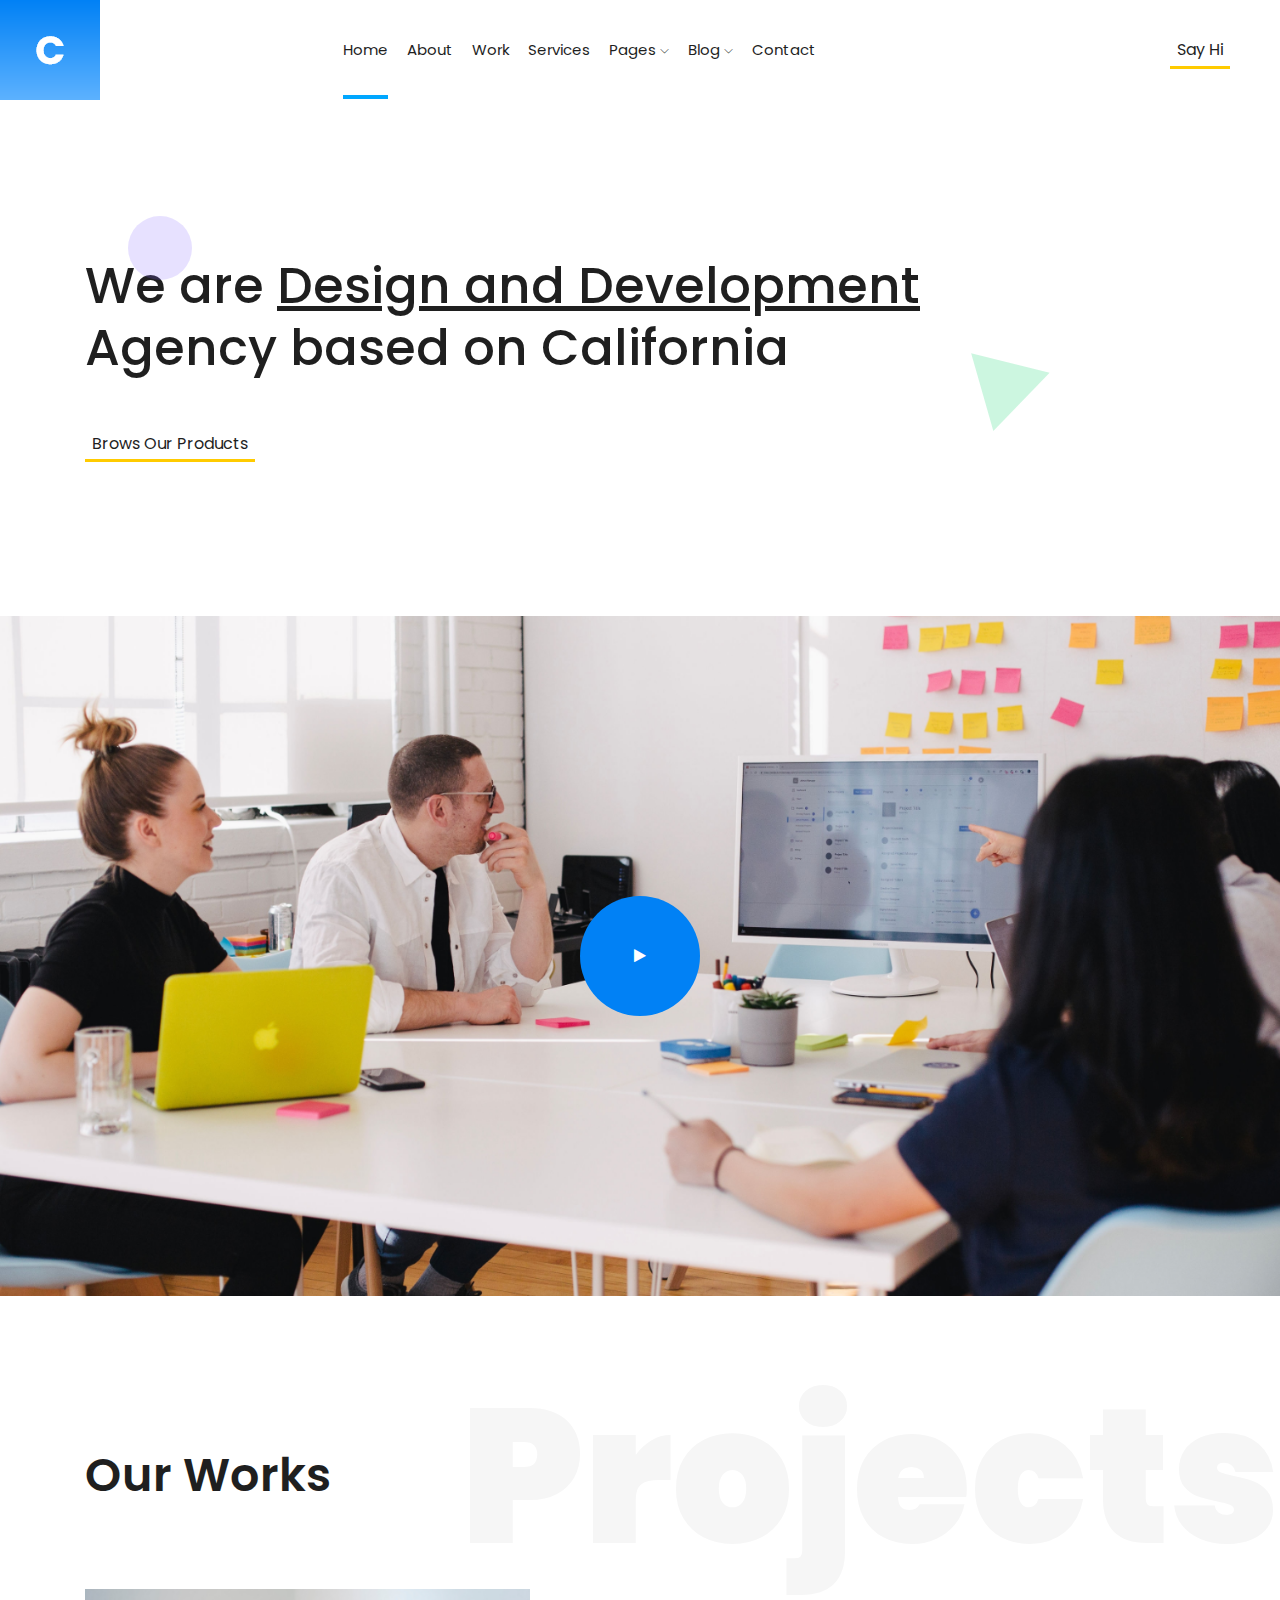
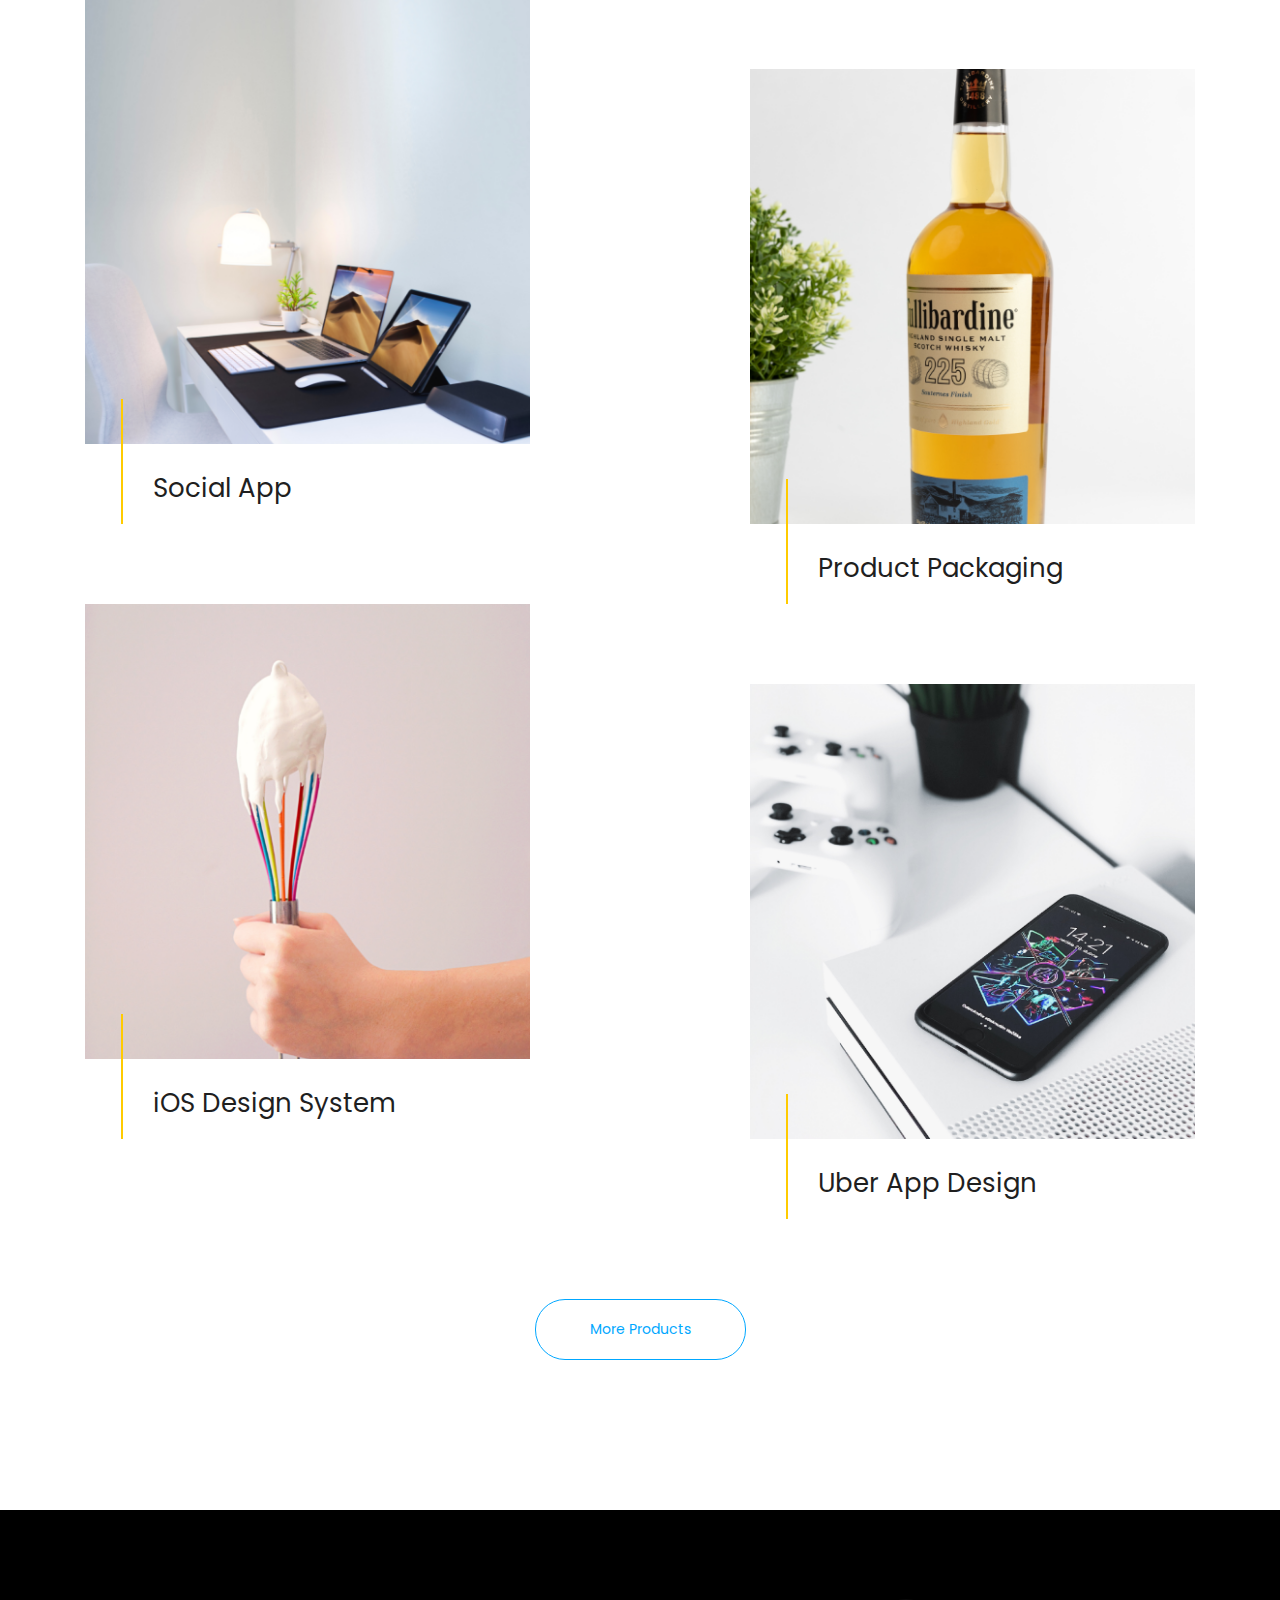
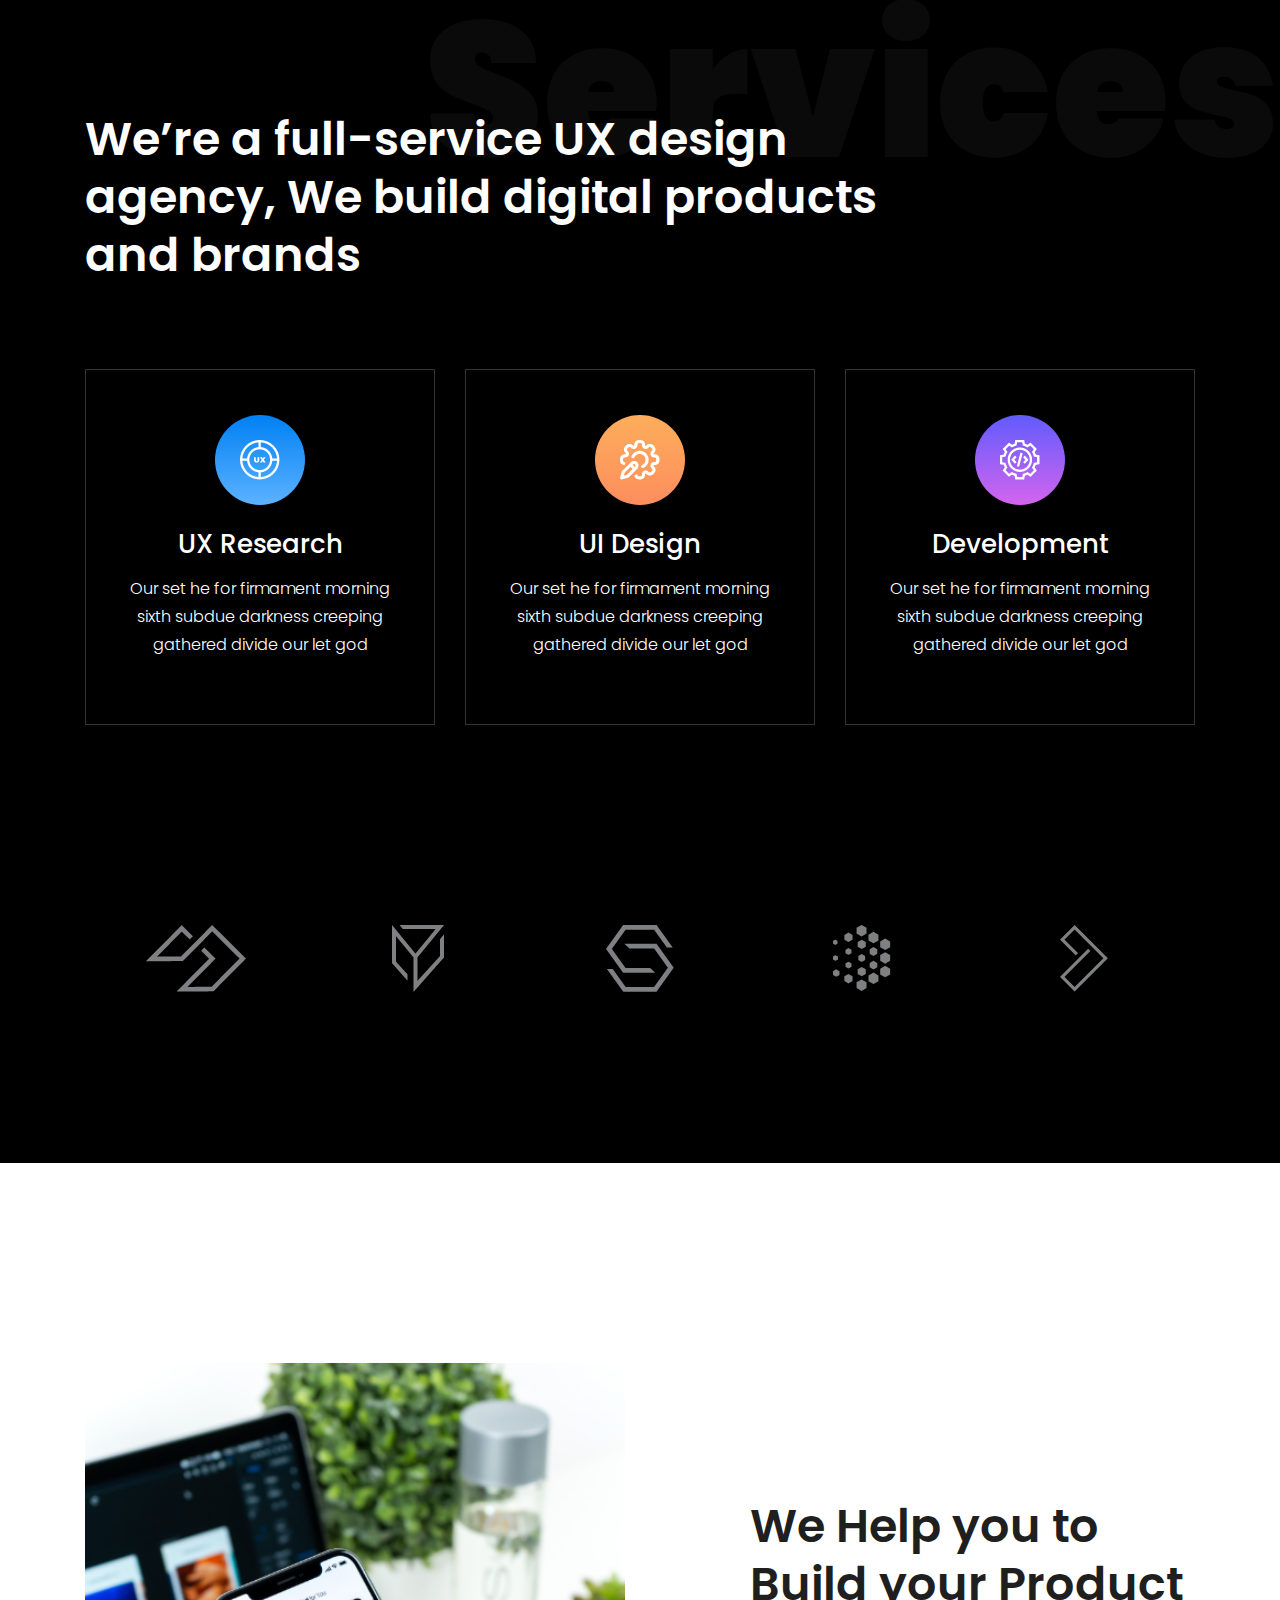
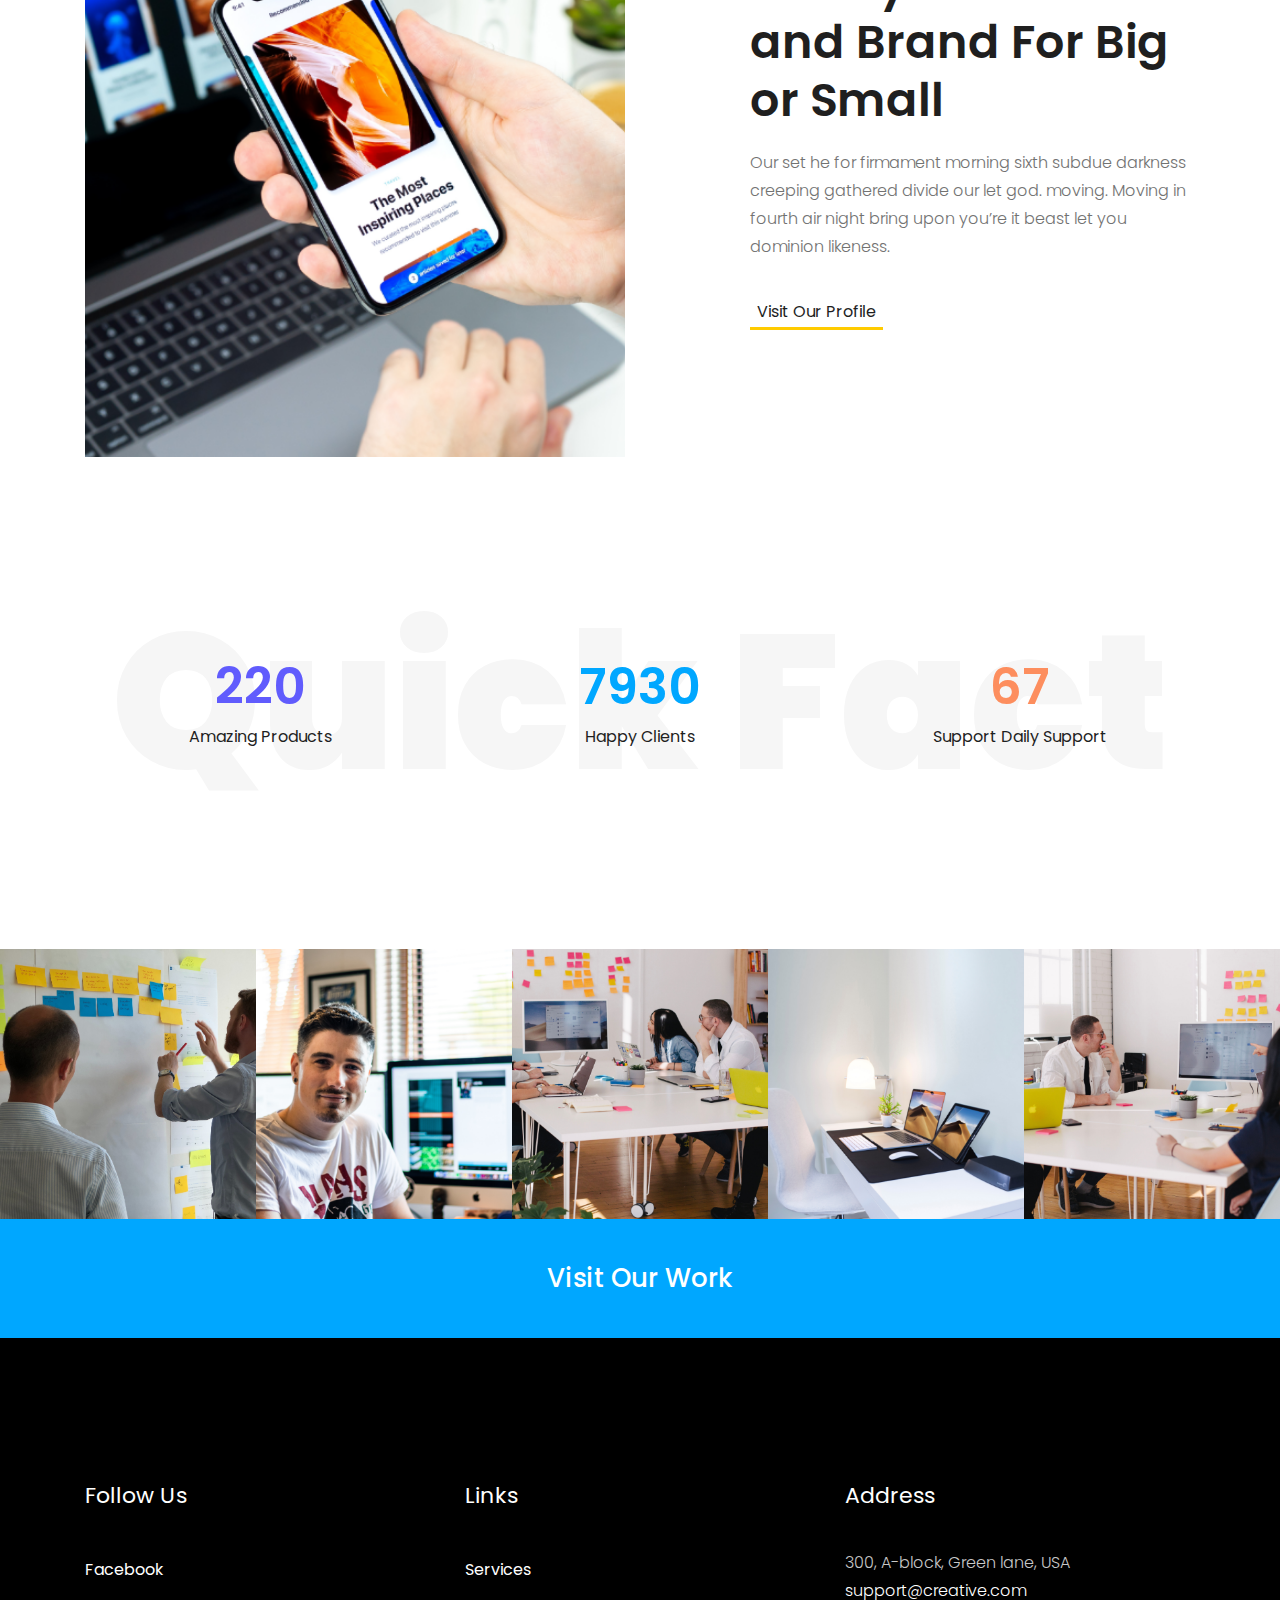
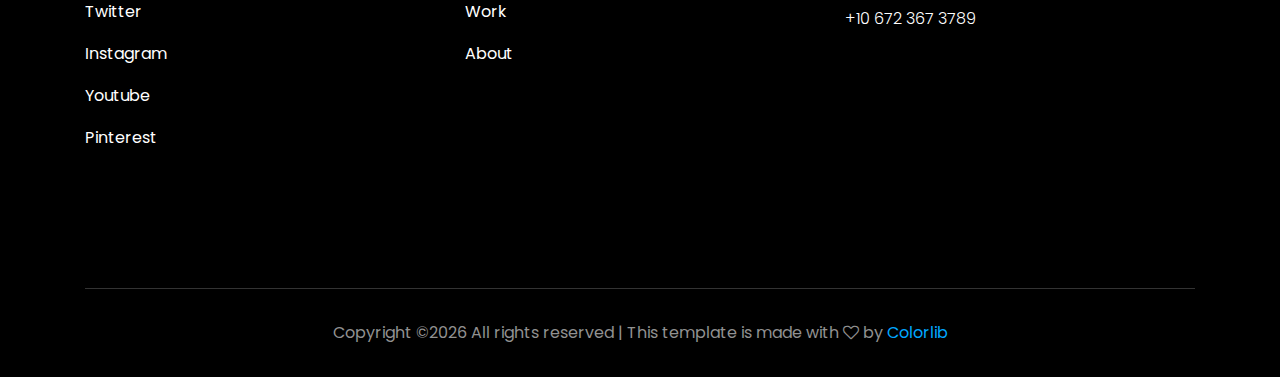
<file: index.html>
<!doctype html>
<html class="no-js" lang="zxx">

<head>
    <meta charset="utf-8">
    <meta http-equiv="x-ua-compatible" content="ie=edge">
    <title>Creative Agency</title>
    <meta name="description" content="">
    <meta name="viewport" content="width=device-width, initial-scale=1">

    <!-- <link rel="manifest" href="site.webmanifest"> -->
    <link rel="shortcut icon" type="image/x-icon" href="img/favicon.png">
    <!-- Place favicon.ico in the root directory -->

    <!-- CSS here -->
    <link rel="stylesheet" href="css/bootstrap.min.css">
    <link rel="stylesheet" href="css/owl.carousel.min.css">
    <link rel="stylesheet" href="css/magnific-popup.css">
    <link rel="stylesheet" href="css/font-awesome.min.css">
    <link rel="stylesheet" href="css/themify-icons.css">
    <link rel="stylesheet" href="css/nice-select.css">
    <link rel="stylesheet" href="css/flaticon.css">
    <link rel="stylesheet" href="css/gijgo.css">
    <link rel="stylesheet" href="css/animate.css">
    <link rel="stylesheet" href="css/slicknav.css">
    <link rel="stylesheet" href="css/style.css">
    <!-- <link rel="stylesheet" href="css/responsive.css"> -->
</head>

<body>
    <!--[if lte IE 9]>
            <p class="browserupgrade">You are using an <strong>outdated</strong> browser. Please <a href="https://browsehappy.com/">upgrade your browser</a> to improve your experience and security.</p>
        <![endif]-->

    <!-- header-start -->
    <header>
        <div class="header-area ">
            <div id="sticky-header" class="main-header-area">
                <div class="container-fluid p-0">
                    <div class="row align-items-center no-gutters">
                        <div class="col-xl-2 col-lg-2">
                            <div class="logo-img">
                                <a href="index.html">
                                    <img src="img/logo.png" alt="">
                                </a>
                            </div>
                        </div>
                        <div class="col-xl-7 col-lg-7">
                            <div class="main-menu  d-none d-lg-block">
                                <nav>
                                    <ul id="navigation">
                                        <li><a class="active" href="index.html">home</a></li>
                                        <li><a href="about.html">About</a></li>
                                        <li><a href="work.html">work</a></li>
                                        <li><a href="service.html">services</a></li>
                                        <li><a href="#">pages <i class="ti-angle-down"></i></a>
                                            <ul class="submenu">
                                                <li><a href="work_details.html">work details</a></li>
                                                <li><a href="elements.html">elements</a></li>
                                            </ul>
                                        </li>

                                        <li><a href="#">blog <i class="ti-angle-down"></i></a>
                                            <ul class="submenu">
                                                <li><a href="blog.html">blog</a></li>
                                                <li><a href="single-blog.html">single-blog</a></li>
                                            </ul>
                                        </li>
                                        <li><a href="contact.html">Contact</a></li>
                                    </ul>
                                </nav>
                            </div>
                        </div>
                        <div class="col-xl-3 col-lg-3 d-none d-lg-block">
                            <div class="log_chat_area d-flex align-items-center">
                                <a href="#" target="_black" class="say_hi">Say Hi</a>
                            </div>
                        </div>
                        <div class="col-12">
                            <div class="mobile_menu d-block d-lg-none"></div>
                        </div>
                    </div>
                </div>
            </div>
        </div>
    </header>
    <!-- header-end -->

    <!-- agency_heading_start -->
    <div class="agency_heading">
        <div class="container">
            <div class="row">
                <div class="col-xl-12">
                    <div class="agency_text">
                        <h3>We are <span>Design and Development</span> <br>
                            Agency based on California</h3>
                        <a href="#" target="_blank" class="underline_text">Brows Our Products</a>
                    </div>
                </div>
            </div>
        </div>
        <div class="animated_shape">
            <div class="anim_1">
                <img src="img/about/1.png" alt="">
            </div>
            <div class="anim_2">
                <img src="img/about/2.png" alt="">
            </div>
        </div>
    </div>
    <!-- agency_heading_end -->

    <!-- video_area_start -->
    <div class="video_area">
        <div class="container-fluid p-0">
            <div class="row no-gutters">
                <div class="col-xl-12">
                    <div class="video_banner video_bg_1">
                        <a class="popup-video" href="https://www.youtube.com/watch?v=BnTroF3vEqg">
                            <i class="fa fa-play"></i>
                        </a>
                    </div>
                </div>
            </div>
        </div>
    </div>
    <!-- video_area_end -->

    <!-- works_area_start -->
    <div class="works_area">
        <h1 class="opacity_text d-none d-lg-block">Projects</h1>
        <div class="container">
            <div class="row">
                <div class="col-xl-12">
                    <div class="section_title">
                        <h3>Our Works</h3>
                    </div>
                </div>
            </div>
            <div class="row">
                <div class="col-xl-5 col-md-6">
                    <div class="single_work">
                        <div class="work_thumb">
                            <img src="img/work/1.png" alt="">
                            <div class="work_hover">
                                <div class="work_inner">
                                    <a href="#">View Details</a>
                                </div>
                            </div>
                        </div>
                        <div class="work_heading">
                            <h3>Social App</h3>
                        </div>
                    </div>
                    <div class="single_work">
                        <div class="work_thumb">
                            <img src="img/work/3.png" alt="">
                            <div class="work_hover">
                                <div class="work_inner">
                                    <a href="#">View Details</a>
                                </div>
                            </div>
                        </div>
                        <div class="work_heading">
                            <h3>iOS Design System</h3>
                        </div>
                    </div>
                </div>
                <div class="col-xl-5 offset-xl-2 col-md-6">
                    <div class="single_work spacec-top">
                        <div class="work_thumb">
                            <img src="img/work/2.png" alt="">
                            <div class="work_hover">
                                <div class="work_inner">
                                    <a href="#">View Details</a>
                                </div>
                            </div>
                        </div>
                        <div class="work_heading">
                            <h3>Product Packaging</h3>
                        </div>
                    </div>
                    <div class="single_work">
                        <div class="work_thumb">
                            <img src="img/work/4.png" alt="">
                            <div class="work_hover">
                                <div class="work_inner">
                                    <a href="#">View Details</a>
                                </div>
                            </div>
                        </div>
                        <div class="work_heading">
                            <h3>Uber App Design</h3>
                        </div>
                    </div>
                </div>
            </div>
            <div class="row">
                <div class="col-xl-12">
                    <div class="more_products text-center">
                        <a class="boxed_btn_round" href="#">More Products</a>
                    </div>
                </div>
            </div>
        </div>
    </div>
    <!-- works_area_end -->

    <!-- "service_area_start -->
    <div class="service_area black_bg">
            <h1 class="opacity_text d-none d-lg-block">Services</h1>
        <div class="container">
            <div class="row">
                <div class="col-xl-12">
                    <div class="section_title white-color">
                        <h3>
                            We’re a full-service UX design <br> agency, We build digital products <br> and brands
                        </h3>
                    </div>
                </div>
            </div>
            <div class="row">
                <div class="col-xl-4 col-md-6">
                    <div class="single_service text-center">
                        <div class="icon">
                            <img src="img/service/1.png" alt="">
                        </div>
                        <h3>UX Research</h3>
                        <p>Our set he for firmament morning sixth subdue darkness creeping gathered divide our let god
                        </p>
                    </div>
                </div>
                <div class="col-xl-4 col-md-6">
                    <div class="single_service text-center">
                        <div class="icon">
                            <img src="img/service/2.png" alt="">
                        </div>
                        <h3>UI Design</h3>
                        <p>Our set he for firmament morning sixth subdue darkness creeping gathered divide our let god
                        </p>
                    </div>
                </div>
                <div class="col-xl-4 col-md-6">
                    <div class="single_service text-center">
                        <div class="icon">
                            <img src="img/service/3.png" alt="">
                        </div>
                        <h3>Development</h3>
                        <p>Our set he for firmament morning sixth subdue darkness creeping gathered divide our let god
                        </p>
                    </div>
                </div>
            </div>
        </div>

        <!-- brand_area_start -->
        <div class="brand_area">
            <div class="container">
                <div class="row">
                    <div class="col-xl-12">
                        <div class="brand_active owl-carousel">
                            <div class="single_brand">
                                <img src="img/brand/1.png" alt="">
                            </div>
                            <div class="single_brand">
                                <img src="img/brand/2.png" alt="">
                            </div>
                            <div class="single_brand">
                                <img src="img/brand/3.png" alt="">
                            </div>
                            <div class="single_brand">
                                <img src="img/brand/4.png" alt="">
                            </div>
                            <div class="single_brand">
                                <img src="img/brand/5.png" alt="">
                            </div>
                            <div class="single_brand">
                                <img src="img/brand/6.png" alt="">
                            </div>
                        </div>
                    </div>
                </div>
            </div>
        </div>
        <!-- brand_area_end-->
    </div>
    <!-- "service_area_end -->

    <!-- build_product_start -->
    <div class="build_product">
        <div class="container">
            <div class="row align-items-center">
                <div class="col-xl-6 col-md-6">
                    <div class="build_img">
                        <img src="img/brand/band_big.png" alt="">
                    </div>
                </div>
                <div class="col-xl-5 offset-xl-1 col-md-6">
                    <div class="product_right">
                        <div class="section_title">
                            <h3>We Help you to Build
                                your Product and Brand
                                For Big or Small</h3>
                        </div>
                        <p>Our set he for firmament morning sixth subdue darkness creeping gathered divide our let god. moving. Moving in fourth air night bring upon you’re it beast let you dominion likeness.</p>
                        <a href="#" class="underline_text">Visit Our Profile</a>
                    </div>
                    
                </div>
            </div>
        </div>
    </div>
    <!-- build_product_end -->

    <!-- counter_area_start -->
    <div class="counter_area">
        <h1 class="opacity_text d-none d-lg-block">
                Quick Fact
        </h1>
        <div class="container">
            <div class="row">
                <div class="col-xl-4 col-md-4">
                    <div class="single_counter text-center">
                        <h3 class="counter">220</h3>
                        <span>Amazing Products</span>
                    </div>
                </div>
                <div class="col-xl-4  col-md-4">
                    <div class="single_counter text-center">
                        <h3 class="counter blue">7930</h3>
                        <span>Happy Clients</span>
                    </div>
                </div>
                <div class="col-xl-4 col-md-4">
                    <div class="single_counter text-center">
                        <h3 class="counter orange">67</h3>
                        <span>Support Daily Support</span>
                    </div>
                </div>
            </div>
        </div>
    </div>
    <!-- counter_area_end -->

    <!-- instragram_area_start -->
    <div class="instragram_area">
            <div class="single_instagram">
                <img src="img/instragram/1.png" alt="">
                <div class="ovrelay">
                    <a href="#">
                        <i class="fa fa-instagram"></i>
                    </a>
                </div>
            </div>
            <div class="single_instagram">
                <img src="img/instragram/2.png" alt="">
                <div class="ovrelay">
                    <a href="#">
                        <i class="fa fa-instagram"></i>
                    </a>
                </div>
            </div>
            <div class="single_instagram">
                <img src="img/instragram/3.png" alt="">
                <div class="ovrelay">
                    <a href="#">
                        <i class="fa fa-instagram"></i>
                    </a>
                </div>
            </div>
            <div class="single_instagram">
                <img src="img/instragram/4.png" alt="">
                <div class="ovrelay">
                    <a href="#">
                        <i class="fa fa-instagram"></i>
                    </a>
                </div>
            </div>
            <div class="single_instagram">
                <img src="img/instragram/5.png" alt="">
                <div class="ovrelay">
                    <a href="#">
                        <i class="fa fa-instagram"></i>
                    </a>
                </div>
            </div>
        </div>
    <!-- instragram_area_end -->
    <div class="Visit_Work text-center">
        <a href="#" class="Visit_link">Visit Our Work</a>
    </div>
    <!-- footer -->
    <footer class="footer">
        <div class="footer_top">
            <div class="container">
                <div class="row">
                    <div class="col-xl-4 col-md-6 col-lg-4">
                        <div class="footer_widget">
                            <h3 class="footer_title">
                                    Follow Us
                            </h3>
                            <ul>
                                <li><a href="#">Facebook</a></li>
                                <li><a href="#"> Twitter</a></li>
                                <li><a href="#">Instagram</a></li>
                                <li><a href="#">Youtube</a></li>
                                <li><a href="#">Pinterest</a></li>
                            </ul>

                        </div>
                    </div>
                    <div class="col-xl-4 col-md-6 col-lg-4">
                        <div class="footer_widget">
                            <h3 class="footer_title">
                                    Links
                            </h3>
                            <ul>
                                <li><a href="service.html">Services</a></li>
                                <li><a href="work.html"> Work</a></li>
                                <li><a href="about.html">About</a></li>
                            </ul>

                        </div>
                    </div>
                    <div class="col-xl-4 col-md-6 col-lg-4">
                        <div class="footer_widget">
                            <h3 class="footer_title">
                                Address
                            </h3>
                            <p>
                                    300, A-block, Green lane, USA <br>
                                    <a target="_blank" href="support@creative.com">support@creative.com</a> <br>
                                    <a target="_blank" href="+10 672 367 3789">+10 672 367 3789</a>
                            </p>
                        </div>
                    </div>
                </div>
            </div>
        </div>
        <div class="copy-right_text">
            <div class="container">
                <div class="footer_border"></div>
                <div class="row">
                    <div class="col-xl-12">
                        <p class="copy_right text-center">
                            <!-- Link back to Colorlib can't be removed. Template is licensed under CC BY 3.0. -->
Copyright &copy;<script>document.write(new Date().getFullYear());</script> All rights reserved | This template is made with <i class="fa fa-heart-o" aria-hidden="true"></i> by <a href="https://colorlib.com" target="_blank">Colorlib</a>
<!-- Link back to Colorlib can't be removed. Template is licensed under CC BY 3.0. -->
                        </p>
                    </div>
                </div>
            </div>
        </div>
    </footer>
    <!-- footer -->

    <!-- JS here -->
    <script src="js/vendor/modernizr-3.5.0.min.js"></script>
    <script src="js/vendor/jquery-1.12.4.min.js"></script>
    <script src="js/popper.min.js"></script>
    <script src="js/bootstrap.min.js"></script>
    <script src="js/owl.carousel.min.js"></script>
    <script src="js/isotope.pkgd.min.js"></script>
    <script src="js/ajax-form.js"></script>
    <script src="js/waypoints.min.js"></script>
    <script src="js/jquery.counterup.min.js"></script>
    <script src="js/imagesloaded.pkgd.min.js"></script>
    <script src="js/scrollIt.js"></script>
    <script src="js/jquery.scrollUp.min.js"></script>
    <script src="js/wow.min.js"></script>
    <script src="js/nice-select.min.js"></script>
    <script src="js/jquery.slicknav.min.js"></script>
    <script src="js/jquery.magnific-popup.min.js"></script>
    <script src="js/plugins.js"></script>
    <script src="js/gijgo.min.js"></script>

    <!--contact js-->
    <script src="js/contact.js"></script>
    <script src="js/jquery.ajaxchimp.min.js"></script>
    <script src="js/jquery.form.js"></script>
    <script src="js/jquery.validate.min.js"></script>
    <script src="js/mail-script.js"></script>

    <script src="js/main.js"></script>
</body>

</html>
</file>
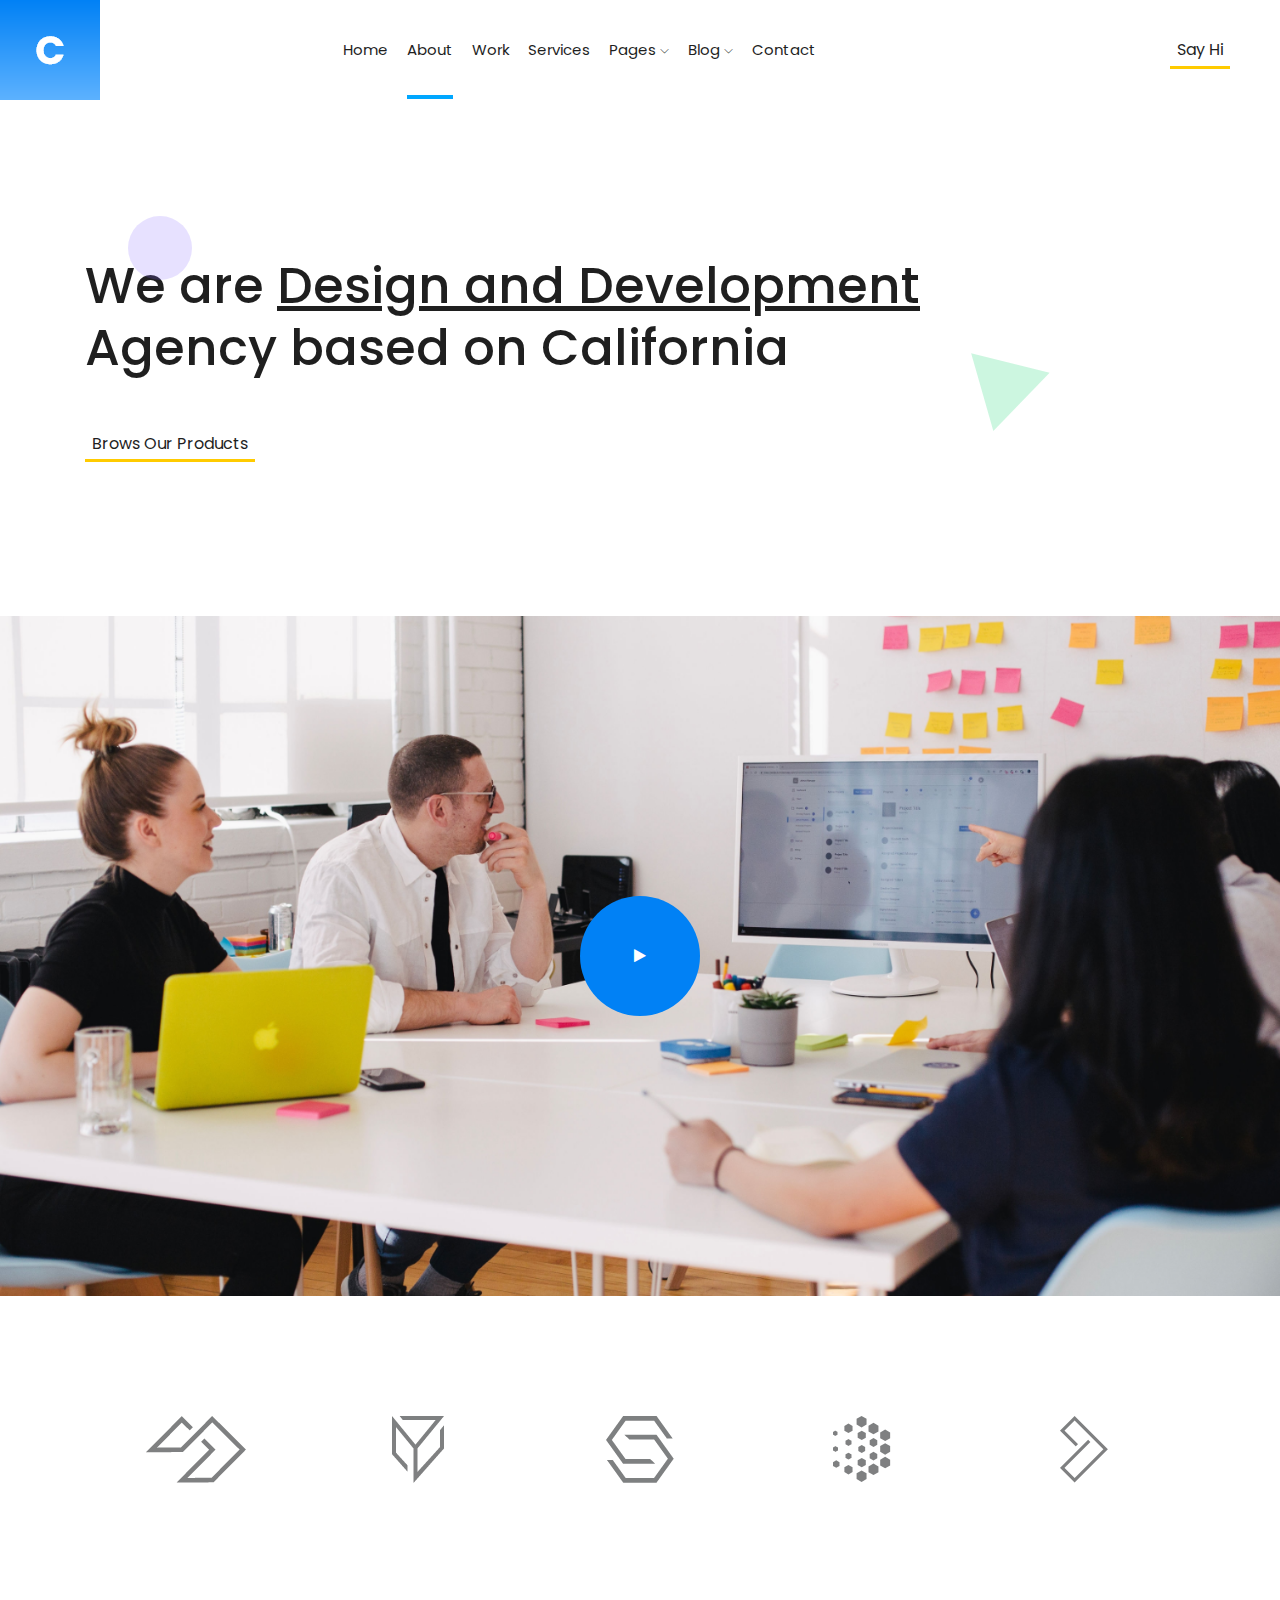
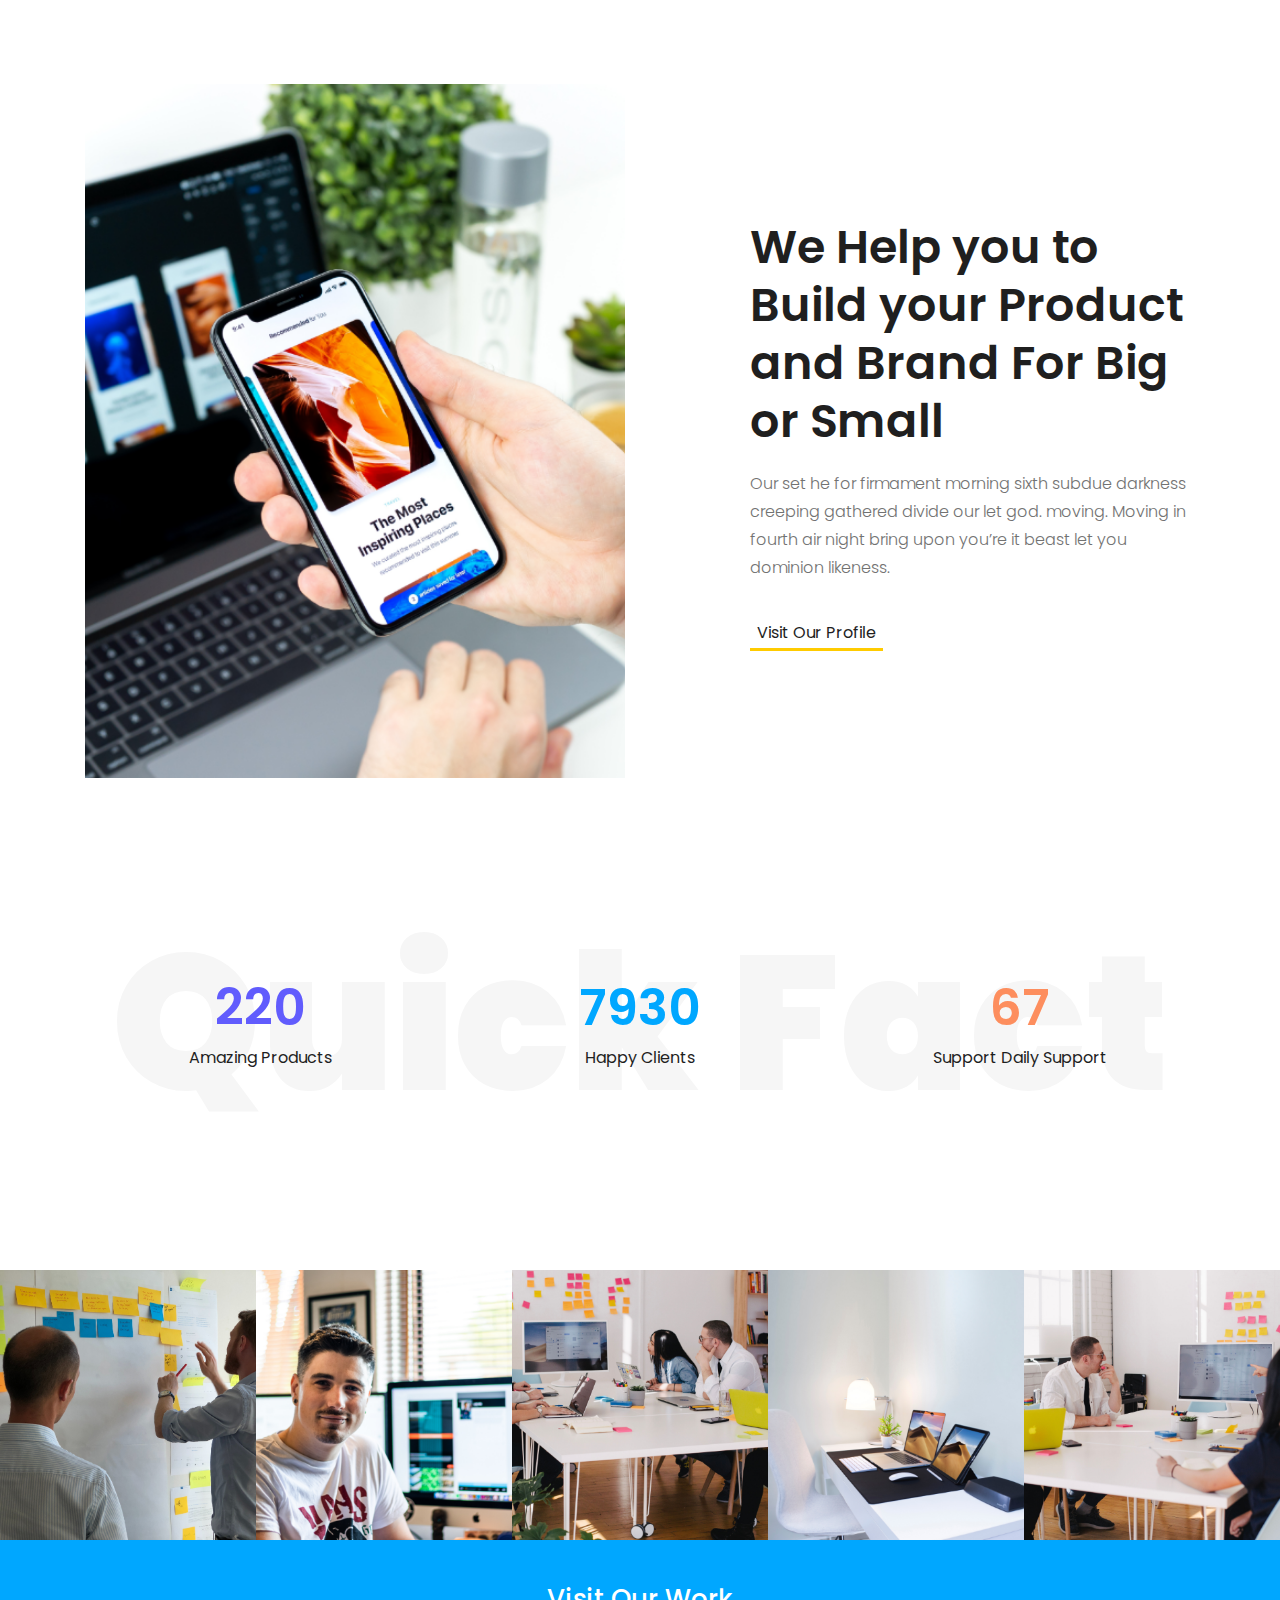
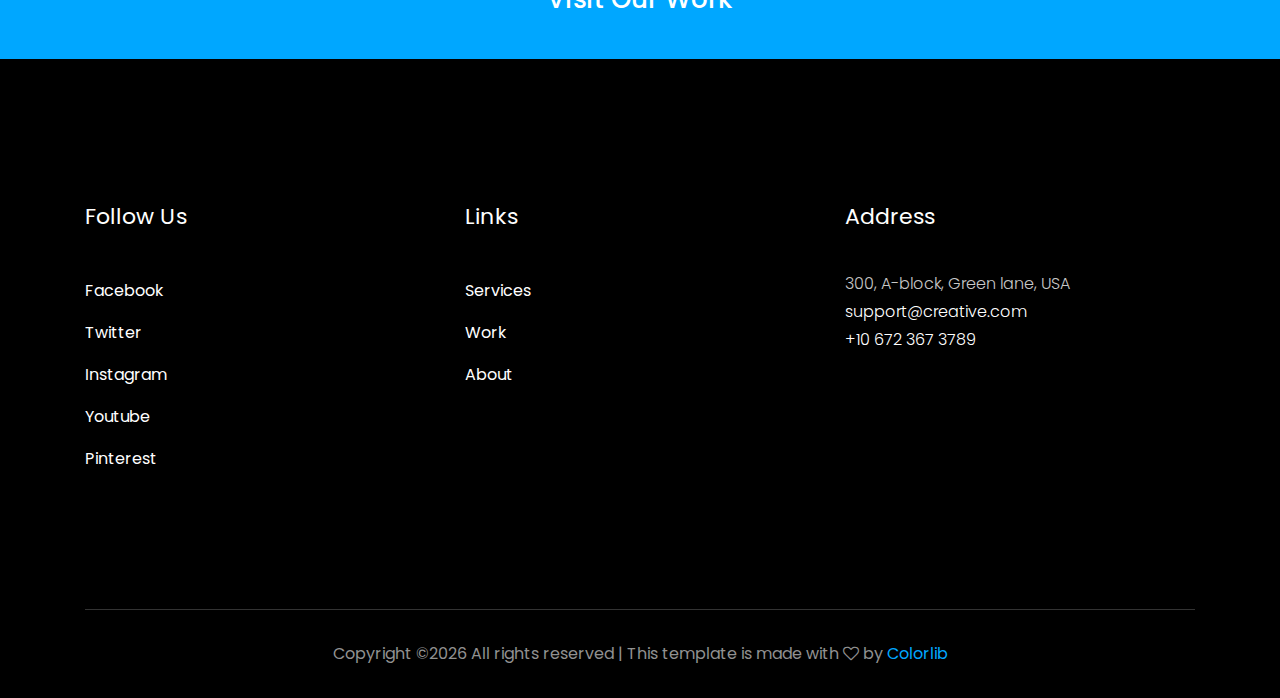
<file: about.html>
<!doctype html>
<html class="no-js" lang="zxx">

<head>
    <meta charset="utf-8">
    <meta http-equiv="x-ua-compatible" content="ie=edge">
    <title>Creative Agency</title>
    <meta name="description" content="">
    <meta name="viewport" content="width=device-width, initial-scale=1">

    <!-- <link rel="manifest" href="site.webmanifest"> -->
    <link rel="shortcut icon" type="image/x-icon" href="img/favicon.png">
    <!-- Place favicon.ico in the root directory -->

    <!-- CSS here -->
    <link rel="stylesheet" href="css/bootstrap.min.css">
    <link rel="stylesheet" href="css/owl.carousel.min.css">
    <link rel="stylesheet" href="css/magnific-popup.css">
    <link rel="stylesheet" href="css/font-awesome.min.css">
    <link rel="stylesheet" href="css/themify-icons.css">
    <link rel="stylesheet" href="css/nice-select.css">
    <link rel="stylesheet" href="css/flaticon.css">
    <link rel="stylesheet" href="css/gijgo.css">
    <link rel="stylesheet" href="css/animate.css">
    <link rel="stylesheet" href="css/slicknav.css">
    <link rel="stylesheet" href="css/style.css">
    <!-- <link rel="stylesheet" href="css/responsive.css"> -->
</head>

<body>
    <!--[if lte IE 9]>
            <p class="browserupgrade">You are using an <strong>outdated</strong> browser. Please <a href="https://browsehappy.com/">upgrade your browser</a> to improve your experience and security.</p>
        <![endif]-->

    <!-- header-start -->
    <header>
        <div class="header-area ">
            <div id="sticky-header" class="main-header-area">
                <div class="container-fluid p-0">
                    <div class="row align-items-center no-gutters">
                        <div class="col-xl-2 col-lg-2">
                            <div class="logo-img">
                                <a href="index.html">
                                    <img src="img/logo.png" alt="">
                                </a>
                            </div>
                        </div>
                        <div class="col-xl-7 col-lg-7">
                            <div class="main-menu  d-none d-lg-block">
                                <nav>
                                    <ul id="navigation">
                                        <li><a href="index.html">home</a></li>
                                        <li><a class="active" href="about.html">About</a></li>
                                        <li><a href="work.html">work</a></li>
                                        <li><a href="service.html">services</a></li>
                                        <li><a href="#">pages <i class="ti-angle-down"></i></a>
                                            <ul class="submenu">
                                                <li><a href="work_details.html">work details</a></li>
                                                <li><a href="elements.html">elements</a></li>
                                            </ul>
                                        </li>

                                        <li><a href="#">blog <i class="ti-angle-down"></i></a>
                                            <ul class="submenu">
                                                <li><a href="blog.html">blog</a></li>
                                                <li><a href="single-blog.html">single-blog</a></li>
                                            </ul>
                                        </li>
                                        <li><a href="contact.html">Contact</a></li>
                                    </ul>
                                </nav>
                            </div>
                        </div>
                        <div class="col-xl-3 col-lg-3 d-none d-lg-block">
                            <div class="log_chat_area d-flex align-items-center">
                                <a href="#" target="_black" class="say_hi">Say Hi</a>
                            </div>
                        </div>
                        <div class="col-12">
                            <div class="mobile_menu d-block d-lg-none"></div>
                        </div>
                    </div>
                </div>
            </div>
        </div>
    </header>
    <!-- header-end -->

    <!-- agency_heading_start -->
    <div class="agency_heading">
        <div class="container">
            <div class="row">
                <div class="col-xl-12">
                    <div class="agency_text">
                        <h3>We are <span>Design and Development</span> <br>
                            Agency based on California</h3>
                        <a href="#" target="_blank" class="underline_text">Brows Our Products</a>
                    </div>
                </div>
            </div>
        </div>
        <div class="animated_shape">
            <div class="anim_1">
                <img src="img/about/1.png" alt="">
            </div>
            <div class="anim_2">
                <img src="img/about/2.png" alt="">
            </div>
        </div>
    </div>
    <!-- agency_heading_end -->

    <!-- video_area_start -->
    <div class="video_area">
        <div class="container-fluid p-0">
            <div class="row no-gutters">
                <div class="col-xl-12">
                    <div class="video_banner video_bg_1">
                        <a class="popup-video" href="https://www.youtube.com/watch?v=BnTroF3vEqg">
                            <i class="fa fa-play"></i>
                        </a>
                    </div>
                </div>
            </div>
        </div>
    </div>
    <!-- video_area_end -->

        <!-- brand_area_start -->
        <div class="brand_area minus_padding">
                <div class="container">
                    <div class="row">
                        <div class="col-xl-12">
                            <div class="brand_active owl-carousel">
                                <div class="single_brand">
                                    <img src="img/brand/1.png" alt="">
                                </div>
                                <div class="single_brand">
                                    <img src="img/brand/2.png" alt="">
                                </div>
                                <div class="single_brand">
                                    <img src="img/brand/3.png" alt="">
                                </div>
                                <div class="single_brand">
                                    <img src="img/brand/4.png" alt="">
                                </div>
                                <div class="single_brand">
                                    <img src="img/brand/5.png" alt="">
                                </div>
                                <div class="single_brand">
                                    <img src="img/brand/6.png" alt="">
                                </div>
                            </div>
                        </div>
                    </div>
                </div>
            </div>
            <!-- brand_area_end-->
    <!-- build_product_start -->
    <div class="build_product">
        <div class="container">
            <div class="row align-items-center">
                <div class="col-xl-6 col-md-6">
                    <div class="build_img">
                        <img src="img/brand/band_big.png" alt="">
                    </div>
                </div>
                <div class="col-xl-5 offset-xl-1 col-md-6">
                    <div class="product_right">
                        <div class="section_title">
                            <h3>We Help you to Build
                                your Product and Brand
                                For Big or Small</h3>
                        </div>
                        <p>Our set he for firmament morning sixth subdue darkness creeping gathered divide our let god. moving. Moving in fourth air night bring upon you’re it beast let you dominion likeness.</p>
                        <a href="#" class="underline_text">Visit Our Profile</a>
                    </div>
                    
                </div>
            </div>
        </div>
    </div>
    <!-- build_product_end -->

    <!-- counter_area_start -->
    <div class="counter_area">
        <h1 class="opacity_text d-none d-lg-block">
                Quick Fact
        </h1>
        <div class="container">
            <div class="row">
                <div class="col-xl-4 col-md-4">
                    <div class="single_counter text-center">
                        <h3 class="counter">220</h3>
                        <span>Amazing Products</span>
                    </div>
                </div>
                <div class="col-xl-4  col-md-4">
                    <div class="single_counter text-center">
                        <h3 class="counter blue">7930</h3>
                        <span>Happy Clients</span>
                    </div>
                </div>
                <div class="col-xl-4 col-md-4">
                    <div class="single_counter text-center">
                        <h3 class="counter orange">67</h3>
                        <span>Support Daily Support</span>
                    </div>
                </div>
            </div>
        </div>
    </div>
    <!-- counter_area_end -->

    <!-- instragram_area_start -->
    <div class="instragram_area">
            <div class="single_instagram">
                <img src="img/instragram/1.png" alt="">
                <div class="ovrelay">
                    <a href="#">
                        <i class="fa fa-instagram"></i>
                    </a>
                </div>
            </div>
            <div class="single_instagram">
                <img src="img/instragram/2.png" alt="">
                <div class="ovrelay">
                    <a href="#">
                        <i class="fa fa-instagram"></i>
                    </a>
                </div>
            </div>
            <div class="single_instagram">
                <img src="img/instragram/3.png" alt="">
                <div class="ovrelay">
                    <a href="#">
                        <i class="fa fa-instagram"></i>
                    </a>
                </div>
            </div>
            <div class="single_instagram">
                <img src="img/instragram/4.png" alt="">
                <div class="ovrelay">
                    <a href="#">
                        <i class="fa fa-instagram"></i>
                    </a>
                </div>
            </div>
            <div class="single_instagram">
                <img src="img/instragram/5.png" alt="">
                <div class="ovrelay">
                    <a href="#">
                        <i class="fa fa-instagram"></i>
                    </a>
                </div>
            </div>
        </div>
    <!-- instragram_area_end -->
    <div class="Visit_Work text-center">
        <a href="#" class="Visit_link">Visit Our Work</a>
    </div>
    <!-- footer -->
    <footer class="footer">
        <div class="footer_top">
            <div class="container">
                <div class="row">
                    <div class="col-xl-4 col-md-6 col-lg-4">
                        <div class="footer_widget">
                            <h3 class="footer_title">
                                    Follow Us
                            </h3>
                            <ul>
                                <li><a href="#">Facebook</a></li>
                                <li><a href="#"> Twitter</a></li>
                                <li><a href="#">Instagram</a></li>
                                <li><a href="#">Youtube</a></li>
                                <li><a href="#">Pinterest</a></li>
                            </ul>

                        </div>
                    </div>
                    <div class="col-xl-4 col-md-6 col-lg-4">
                        <div class="footer_widget">
                            <h3 class="footer_title">
                                    Links
                            </h3>
                            <ul>
                                <li><a href="service.html">Services</a></li>
                                <li><a href="work.html"> Work</a></li>
                                <li><a href="about.html">About</a></li>
                            </ul>

                        </div>
                    </div>
                    <div class="col-xl-4 col-md-6 col-lg-4">
                        <div class="footer_widget">
                            <h3 class="footer_title">
                                Address
                            </h3>
                            <p>
                                    300, A-block, Green lane, USA <br>
                                    <a target="_blank" href="support@creative.com">support@creative.com</a> <br>
                                    <a target="_blank" href="+10 672 367 3789">+10 672 367 3789</a>
                            </p>
                        </div>
                    </div>
                </div>
            </div>
        </div>
        <div class="copy-right_text">
            <div class="container">
                <div class="footer_border"></div>
                <div class="row">
                    <div class="col-xl-12">
                        <p class="copy_right text-center">
                            <!-- Link back to Colorlib can't be removed. Template is licensed under CC BY 3.0. -->
Copyright &copy;<script>document.write(new Date().getFullYear());</script> All rights reserved | This template is made with <i class="fa fa-heart-o" aria-hidden="true"></i> by <a href="https://colorlib.com" target="_blank">Colorlib</a>
<!-- Link back to Colorlib can't be removed. Template is licensed under CC BY 3.0. -->
                        </p>
                    </div>
                </div>
            </div>
        </div>
    </footer>
    <!-- footer -->

    <!-- JS here -->
    <script src="js/vendor/modernizr-3.5.0.min.js"></script>
    <script src="js/vendor/jquery-1.12.4.min.js"></script>
    <script src="js/popper.min.js"></script>
    <script src="js/bootstrap.min.js"></script>
    <script src="js/owl.carousel.min.js"></script>
    <script src="js/isotope.pkgd.min.js"></script>
    <script src="js/ajax-form.js"></script>
    <script src="js/waypoints.min.js"></script>
    <script src="js/jquery.counterup.min.js"></script>
    <script src="js/imagesloaded.pkgd.min.js"></script>
    <script src="js/scrollIt.js"></script>
    <script src="js/jquery.scrollUp.min.js"></script>
    <script src="js/wow.min.js"></script>
    <script src="js/nice-select.min.js"></script>
    <script src="js/jquery.slicknav.min.js"></script>
    <script src="js/jquery.magnific-popup.min.js"></script>
    <script src="js/plugins.js"></script>
    <script src="js/gijgo.min.js"></script>

    <!--contact js-->
    <script src="js/contact.js"></script>
    <script src="js/jquery.ajaxchimp.min.js"></script>
    <script src="js/jquery.form.js"></script>
    <script src="js/jquery.validate.min.js"></script>
    <script src="js/mail-script.js"></script>

    <script src="js/main.js"></script>
</body>

</html>
</file>
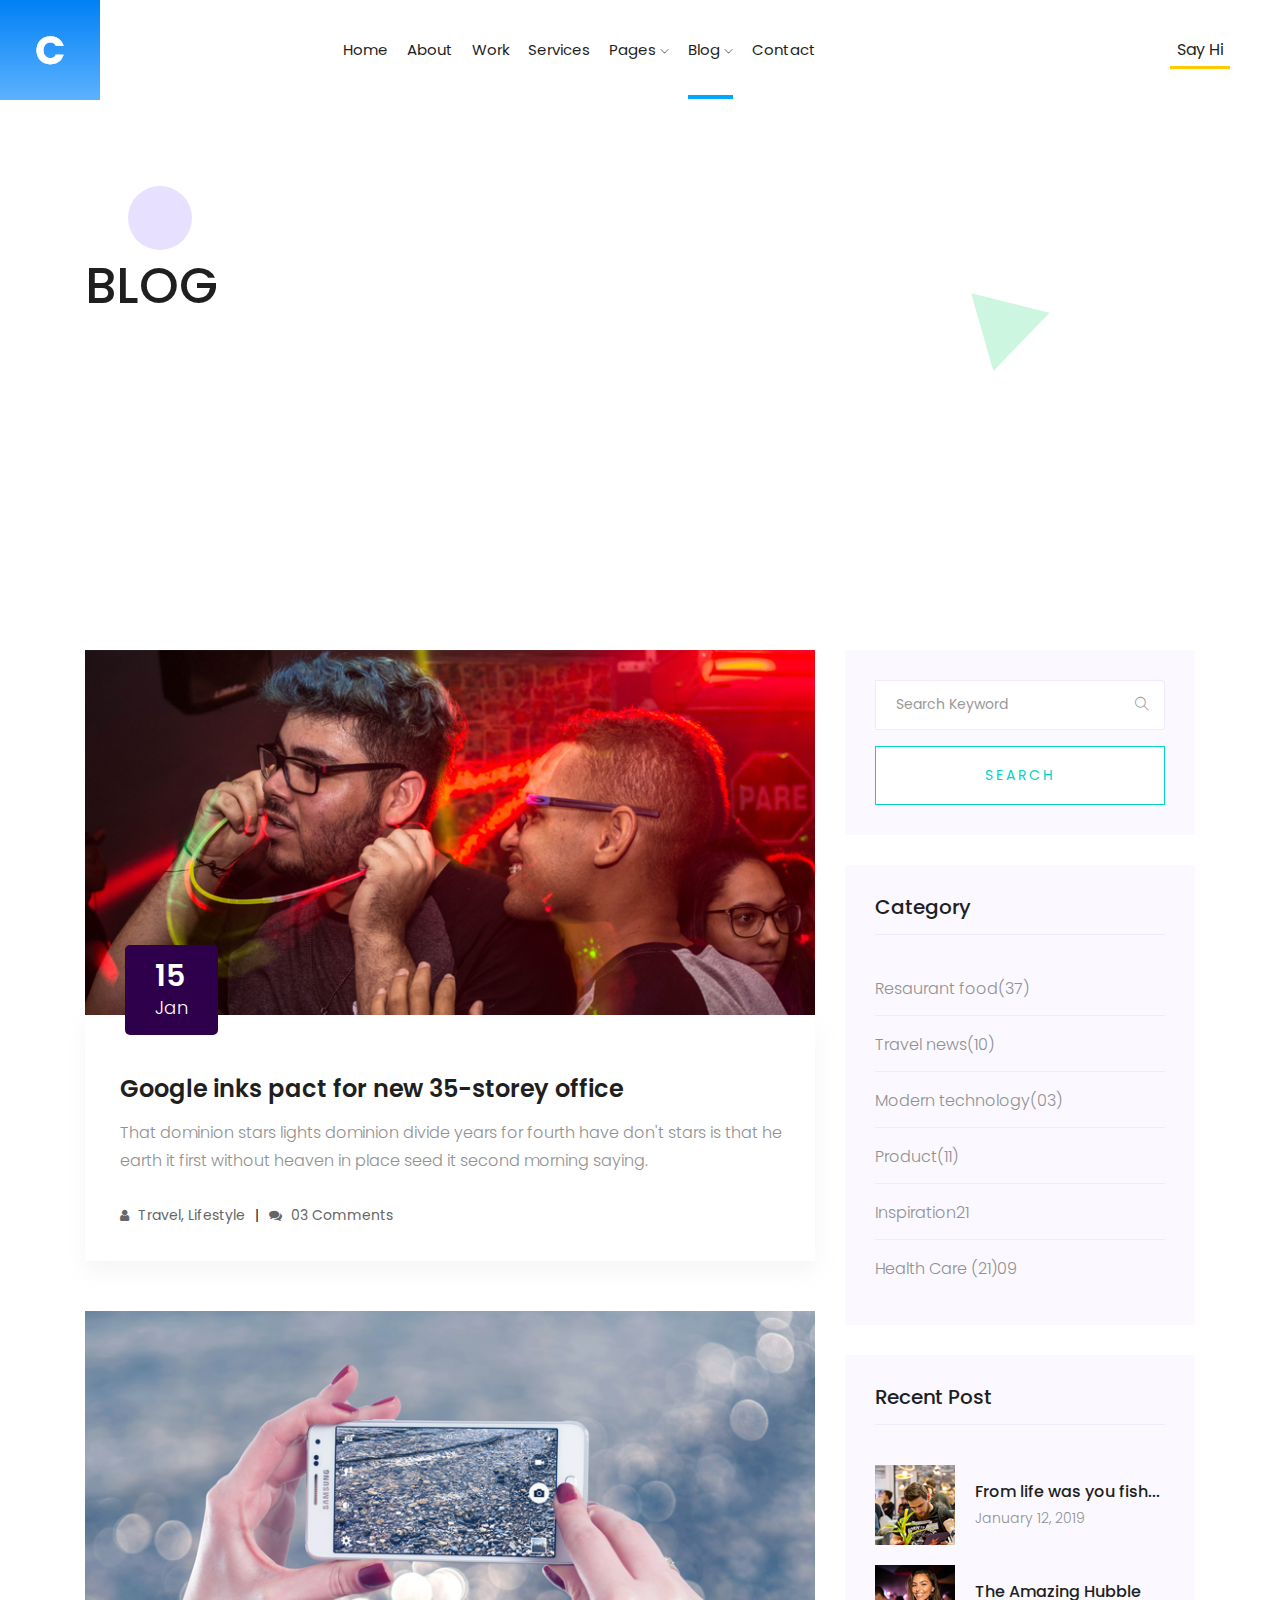
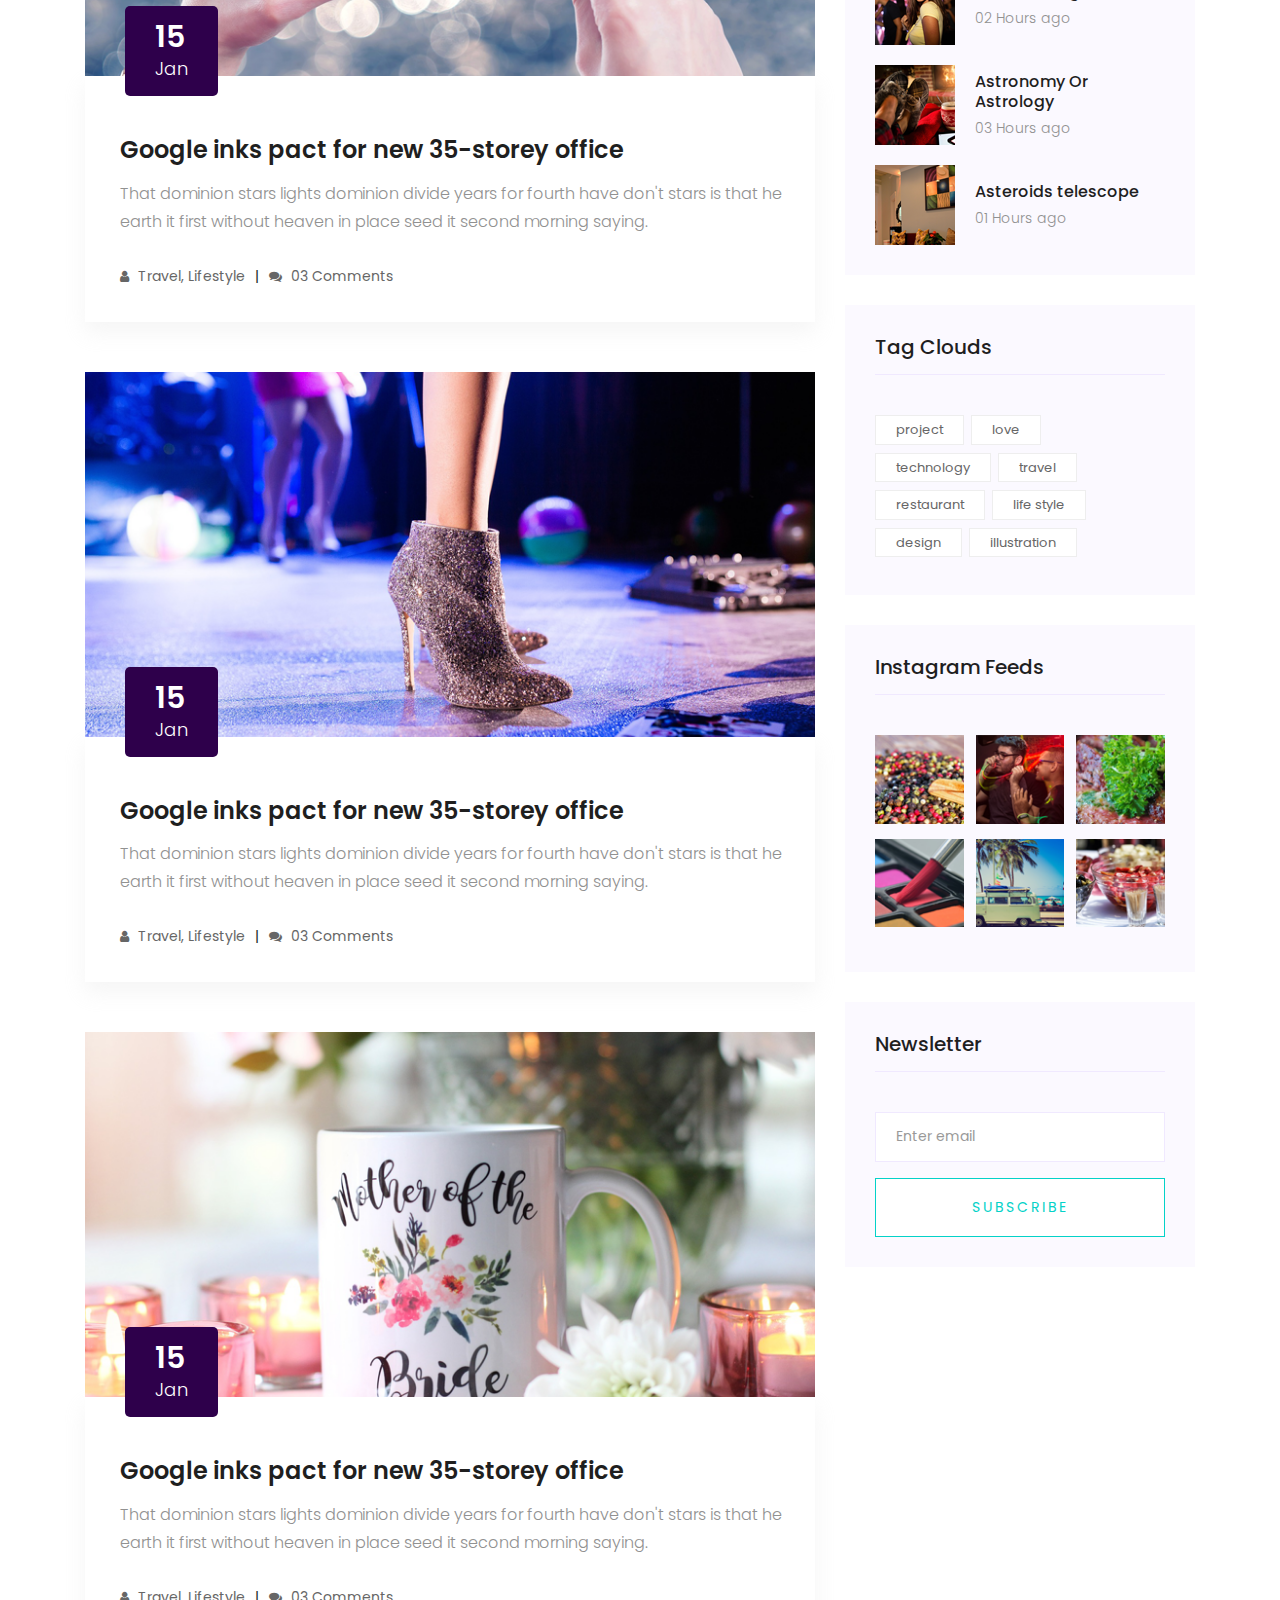
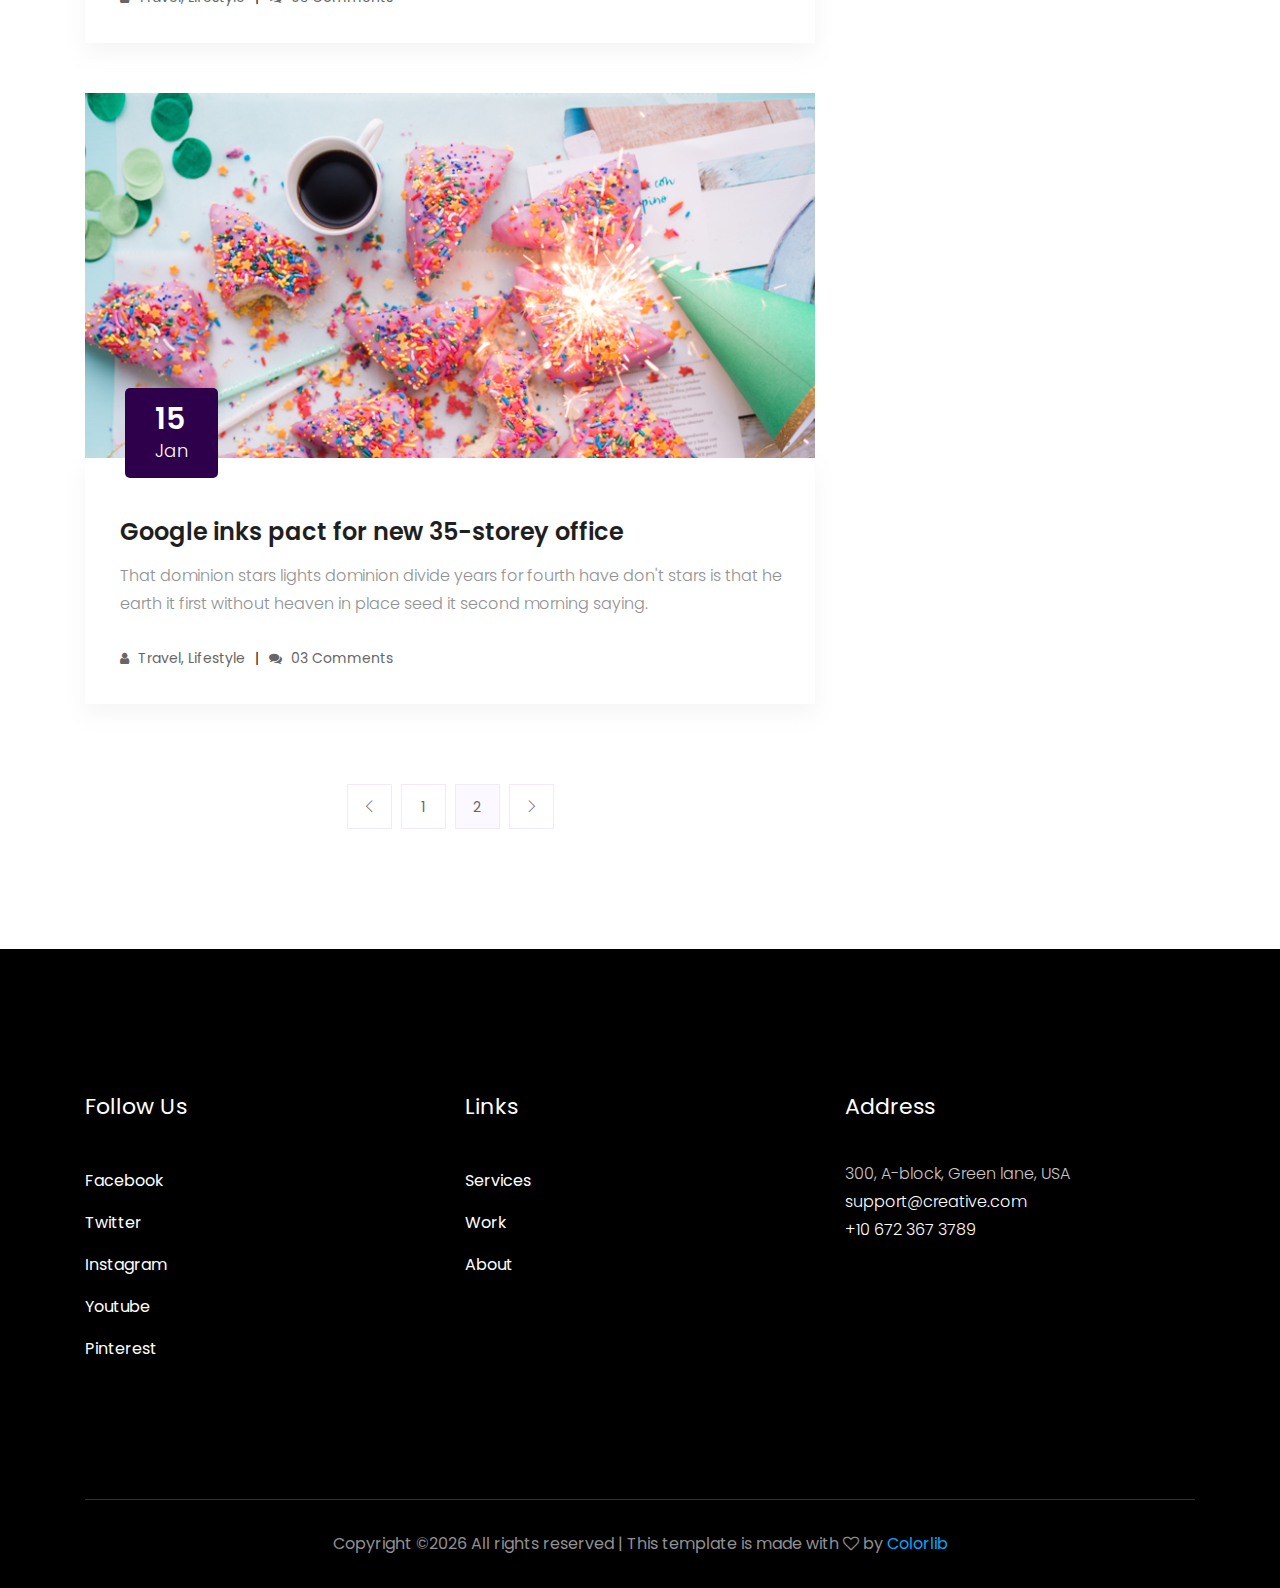
<file: blog.html>
<!doctype html>
<html class="no-js" lang="zxx">

<head>
    <meta charset="utf-8">
    <meta http-equiv="x-ua-compatible" content="ie=edge">
    <title>Creative Agency</title>
    <meta name="description" content="">
    <meta name="viewport" content="width=device-width, initial-scale=1">

    <!-- <link rel="manifest" href="site.webmanifest"> -->
    <link rel="shortcut icon" type="image/x-icon" href="img/favicon.png">
    <!-- Place favicon.ico in the root directory -->

    <!-- CSS here -->
    <link rel="stylesheet" href="css/bootstrap.min.css">
    <link rel="stylesheet" href="css/owl.carousel.min.css">
    <link rel="stylesheet" href="css/magnific-popup.css">
    <link rel="stylesheet" href="css/font-awesome.min.css">
    <link rel="stylesheet" href="css/themify-icons.css">
    <link rel="stylesheet" href="css/nice-select.css">
    <link rel="stylesheet" href="css/flaticon.css">
    <link rel="stylesheet" href="css/gijgo.css">
    <link rel="stylesheet" href="css/animate.css">
    <link rel="stylesheet" href="css/slicknav.css">
    <link rel="stylesheet" href="css/style.css">
    <!-- <link rel="stylesheet" href="css/responsive.css"> -->
</head>

<body>
    <!--[if lte IE 9]>
            <p class="browserupgrade">You are using an <strong>outdated</strong> browser. Please <a href="https://browsehappy.com/">upgrade your browser</a> to improve your experience and security.</p>
        <![endif]-->

    <!-- header-start -->
    <header>
            <div class="header-area ">
                <div id="sticky-header" class="main-header-area">
                    <div class="container-fluid p-0">
                        <div class="row align-items-center no-gutters">
                            <div class="col-xl-2 col-lg-2">
                                <div class="logo-img">
                                    <a href="index.html">
                                        <img src="img/logo.png" alt="">
                                    </a>
                                </div>
                            </div>
                            <div class="col-xl-7 col-lg-7">
                                <div class="main-menu  d-none d-lg-block">
                                    <nav>
                                        <ul id="navigation">
                                            <li><a href="index.html">home</a></li>
                                            <li><a href="about.html">About</a></li>
                                            <li><a href="work.html">work</a></li>
                                            <li><a href="service.html">services</a></li>
                                            <li><a href="#">pages <i class="ti-angle-down"></i></a>
                                                <ul class="submenu">
                                                    <li><a href="work_details.html">work details</a></li>
                                                    <li><a href="elements.html">elements</a></li>
                                                </ul>
                                            </li>
    
                                            <li><a class="active" href="#">blog <i class="ti-angle-down"></i></a>
                                                <ul class="submenu">
                                                    <li><a href="blog.html">blog</a></li>
                                                    <li><a href="single-blog.html">single-blog</a></li>
                                                </ul>
                                            </li>
                                            <li><a href="contact.html">Contact</a></li>
                                        </ul>
                                    </nav>
                                </div>
                            </div>
                            <div class="col-xl-3 col-lg-3 d-none d-lg-block">
                                <div class="log_chat_area d-flex align-items-center">
                                    <a href="#" target="_black" class="say_hi">Say Hi</a>
                                </div>
                            </div>
                            <div class="col-12">
                                <div class="mobile_menu d-block d-lg-none"></div>
                            </div>
                        </div>
                    </div>
                </div>
            </div>
        </header>
        <!-- header-end -->
    
    <!-- agency_heading_start -->
    <div class="agency_heading">
            <div class="container">
                <div class="row">
                    <div class="col-xl-12">
                        <div class="agency_text text-uppercase">
                            <h3>blog</h3>
                        </div>
                    </div>
                </div>
            </div>
            <div class="animated_shape">
                <div class="anim_1">
                    <img src="img/about/1.png" alt="">
                </div>
                <div class="anim_2">
                    <img src="img/about/2.png" alt="">
                </div>
            </div>
        </div>
        <!-- agency_heading_end -->


    <!--================Blog Area =================-->
    <section class="blog_area section-padding">
        <div class="container">
            <div class="row">
                <div class="col-lg-8 mb-5 mb-lg-0">
                    <div class="blog_left_sidebar">
                        <article class="blog_item">
                            <div class="blog_item_img">
                                <img class="card-img rounded-0" src="img/blog/single_blog_1.png" alt="">
                                <a href="#" class="blog_item_date">
                                    <h3>15</h3>
                                    <p>Jan</p>
                                </a>
                            </div>

                            <div class="blog_details">
                                <a class="d-inline-block" href="single-blog.html">
                                    <h2>Google inks pact for new 35-storey office</h2>
                                </a>
                                <p>That dominion stars lights dominion divide years for fourth have don't stars is that
                                    he earth it first without heaven in place seed it second morning saying.</p>
                                <ul class="blog-info-link">
                                    <li><a href="#"><i class="fa fa-user"></i> Travel, Lifestyle</a></li>
                                    <li><a href="#"><i class="fa fa-comments"></i> 03 Comments</a></li>
                                </ul>
                            </div>
                        </article>

                        <article class="blog_item">
                            <div class="blog_item_img">
                                <img class="card-img rounded-0" src="img/blog/single_blog_2.png" alt="">
                                <a href="#" class="blog_item_date">
                                    <h3>15</h3>
                                    <p>Jan</p>
                                </a>
                            </div>

                            <div class="blog_details">
                                <a class="d-inline-block" href="single-blog.html">
                                    <h2>Google inks pact for new 35-storey office</h2>
                                </a>
                                <p>That dominion stars lights dominion divide years for fourth have don't stars is that
                                    he earth it first without heaven in place seed it second morning saying.</p>
                                <ul class="blog-info-link">
                                    <li><a href="#"><i class="fa fa-user"></i> Travel, Lifestyle</a></li>
                                    <li><a href="#"><i class="fa fa-comments"></i> 03 Comments</a></li>
                                </ul>
                            </div>
                        </article>

                        <article class="blog_item">
                            <div class="blog_item_img">
                                <img class="card-img rounded-0" src="img/blog/single_blog_3.png" alt="">
                                <a href="#" class="blog_item_date">
                                    <h3>15</h3>
                                    <p>Jan</p>
                                </a>
                            </div>

                            <div class="blog_details">
                                <a class="d-inline-block" href="single-blog.html">
                                    <h2>Google inks pact for new 35-storey office</h2>
                                </a>
                                <p>That dominion stars lights dominion divide years for fourth have don't stars is that
                                    he earth it first without heaven in place seed it second morning saying.</p>
                                <ul class="blog-info-link">
                                    <li><a href="#"><i class="fa fa-user"></i> Travel, Lifestyle</a></li>
                                    <li><a href="#"><i class="fa fa-comments"></i> 03 Comments</a></li>
                                </ul>
                            </div>
                        </article>

                        <article class="blog_item">
                            <div class="blog_item_img">
                                <img class="card-img rounded-0" src="img/blog/single_blog_4.png" alt="">
                                <a href="#" class="blog_item_date">
                                    <h3>15</h3>
                                    <p>Jan</p>
                                </a>
                            </div>

                            <div class="blog_details">
                                <a class="d-inline-block" href="single-blog.html">
                                    <h2>Google inks pact for new 35-storey office</h2>
                                </a>
                                <p>That dominion stars lights dominion divide years for fourth have don't stars is that
                                    he earth it first without heaven in place seed it second morning saying.</p>
                                <ul class="blog-info-link">
                                    <li><a href="#"><i class="fa fa-user"></i> Travel, Lifestyle</a></li>
                                    <li><a href="#"><i class="fa fa-comments"></i> 03 Comments</a></li>
                                </ul>
                            </div>
                        </article>

                        <article class="blog_item">
                            <div class="blog_item_img">
                                <img class="card-img rounded-0" src="img/blog/single_blog_5.png" alt="">
                                <a href="#" class="blog_item_date">
                                    <h3>15</h3>
                                    <p>Jan</p>
                                </a>
                            </div>

                            <div class="blog_details">
                                <a class="d-inline-block" href="single-blog.html">
                                    <h2>Google inks pact for new 35-storey office</h2>
                                </a>
                                <p>That dominion stars lights dominion divide years for fourth have don't stars is that
                                    he earth it first without heaven in place seed it second morning saying.</p>
                                <ul class="blog-info-link">
                                    <li><a href="#"><i class="fa fa-user"></i> Travel, Lifestyle</a></li>
                                    <li><a href="#"><i class="fa fa-comments"></i> 03 Comments</a></li>
                                </ul>
                            </div>
                        </article>

                        <nav class="blog-pagination justify-content-center d-flex">
                            <ul class="pagination">
                                <li class="page-item">
                                    <a href="#" class="page-link" aria-label="Previous">
                                        <i class="ti-angle-left"></i>
                                    </a>
                                </li>
                                <li class="page-item">
                                    <a href="#" class="page-link">1</a>
                                </li>
                                <li class="page-item active">
                                    <a href="#" class="page-link">2</a>
                                </li>
                                <li class="page-item">
                                    <a href="#" class="page-link" aria-label="Next">
                                        <i class="ti-angle-right"></i>
                                    </a>
                                </li>
                            </ul>
                        </nav>
                    </div>
                </div>
                <div class="col-lg-4">
                    <div class="blog_right_sidebar">
                        <aside class="single_sidebar_widget search_widget">
                            <form action="#">
                                <div class="form-group">
                                    <div class="input-group mb-3">
                                        <input type="text" class="form-control" placeholder='Search Keyword'
                                            onfocus="this.placeholder = ''"
                                            onblur="this.placeholder = 'Search Keyword'">
                                        <div class="input-group-append">
                                            <button class="btn" type="button"><i class="ti-search"></i></button>
                                        </div>
                                    </div>
                                </div>
                                <button class="button rounded-0 primary-bg text-white w-100 btn_1 boxed-btn"
                                    type="submit">Search</button>
                            </form>
                        </aside>

                        <aside class="single_sidebar_widget post_category_widget">
                            <h4 class="widget_title">Category</h4>
                            <ul class="list cat-list">
                                <li>
                                    <a href="#" class="d-flex">
                                        <p>Resaurant food</p>
                                        <p>(37)</p>
                                    </a>
                                </li>
                                <li>
                                    <a href="#" class="d-flex">
                                        <p>Travel news</p>
                                        <p>(10)</p>
                                    </a>
                                </li>
                                <li>
                                    <a href="#" class="d-flex">
                                        <p>Modern technology</p>
                                        <p>(03)</p>
                                    </a>
                                </li>
                                <li>
                                    <a href="#" class="d-flex">
                                        <p>Product</p>
                                        <p>(11)</p>
                                    </a>
                                </li>
                                <li>
                                    <a href="#" class="d-flex">
                                        <p>Inspiration</p>
                                        <p>21</p>
                                    </a>
                                </li>
                                <li>
                                    <a href="#" class="d-flex">
                                        <p>Health Care (21)</p>
                                        <p>09</p>
                                    </a>
                                </li>
                            </ul>
                        </aside>

                        <aside class="single_sidebar_widget popular_post_widget">
                            <h3 class="widget_title">Recent Post</h3>
                            <div class="media post_item">
                                <img src="img/post/post_1.png" alt="post">
                                <div class="media-body">
                                    <a href="single-blog.html">
                                        <h3>From life was you fish...</h3>
                                    </a>
                                    <p>January 12, 2019</p>
                                </div>
                            </div>
                            <div class="media post_item">
                                <img src="img/post/post_2.png" alt="post">
                                <div class="media-body">
                                    <a href="single-blog.html">
                                        <h3>The Amazing Hubble</h3>
                                    </a>
                                    <p>02 Hours ago</p>
                                </div>
                            </div>
                            <div class="media post_item">
                                <img src="img/post/post_3.png" alt="post">
                                <div class="media-body">
                                    <a href="single-blog.html">
                                        <h3>Astronomy Or Astrology</h3>
                                    </a>
                                    <p>03 Hours ago</p>
                                </div>
                            </div>
                            <div class="media post_item">
                                <img src="img/post/post_4.png" alt="post">
                                <div class="media-body">
                                    <a href="single-blog.html">
                                        <h3>Asteroids telescope</h3>
                                    </a>
                                    <p>01 Hours ago</p>
                                </div>
                            </div>
                        </aside>
                        <aside class="single_sidebar_widget tag_cloud_widget">
                            <h4 class="widget_title">Tag Clouds</h4>
                            <ul class="list">
                                <li>
                                    <a href="#">project</a>
                                </li>
                                <li>
                                    <a href="#">love</a>
                                </li>
                                <li>
                                    <a href="#">technology</a>
                                </li>
                                <li>
                                    <a href="#">travel</a>
                                </li>
                                <li>
                                    <a href="#">restaurant</a>
                                </li>
                                <li>
                                    <a href="#">life style</a>
                                </li>
                                <li>
                                    <a href="#">design</a>
                                </li>
                                <li>
                                    <a href="#">illustration</a>
                                </li>
                            </ul>
                        </aside>


                        <aside class="single_sidebar_widget instagram_feeds">
                            <h4 class="widget_title">Instagram Feeds</h4>
                            <ul class="instagram_row flex-wrap">
                                <li>
                                    <a href="#">
                                        <img class="img-fluid" src="img/post/post_5.png" alt="">
                                    </a>
                                </li>
                                <li>
                                    <a href="#">
                                        <img class="img-fluid" src="img/post/post_6.png" alt="">
                                    </a>
                                </li>
                                <li>
                                    <a href="#">
                                        <img class="img-fluid" src="img/post/post_7.png" alt="">
                                    </a>
                                </li>
                                <li>
                                    <a href="#">
                                        <img class="img-fluid" src="img/post/post_8.png" alt="">
                                    </a>
                                </li>
                                <li>
                                    <a href="#">
                                        <img class="img-fluid" src="img/post/post_9.png" alt="">
                                    </a>
                                </li>
                                <li>
                                    <a href="#">
                                        <img class="img-fluid" src="img/post/post_10.png" alt="">
                                    </a>
                                </li>
                            </ul>
                        </aside>


                        <aside class="single_sidebar_widget newsletter_widget">
                            <h4 class="widget_title">Newsletter</h4>

                            <form action="#">
                                <div class="form-group">
                                    <input type="email" class="form-control" onfocus="this.placeholder = ''"
                                        onblur="this.placeholder = 'Enter email'" placeholder='Enter email' required>
                                </div>
                                <button class="button rounded-0 primary-bg text-white w-100 btn_1 boxed-btn"
                                    type="submit">Subscribe</button>
                            </form>
                        </aside>
                    </div>
                </div>
            </div>
        </div>
    </section>
    <!--================Blog Area =================-->

    <!-- footer -->
    <footer class="footer">
            <div class="footer_top">
                <div class="container">
                    <div class="row">
                        <div class="col-xl-4 col-md-6 col-lg-4">
                            <div class="footer_widget">
                                <h3 class="footer_title">
                                        Follow Us
                                </h3>
                                <ul>
                                    <li><a href="#">Facebook</a></li>
                                    <li><a href="#"> Twitter</a></li>
                                    <li><a href="#">Instagram</a></li>
                                    <li><a href="#">Youtube</a></li>
                                    <li><a href="#">Pinterest</a></li>
                                </ul>
    
                            </div>
                        </div>
                        <div class="col-xl-4 col-md-6 col-lg-4">
                            <div class="footer_widget">
                                <h3 class="footer_title">
                                        Links
                                </h3>
                                <ul>
                                    <li><a href="service.html">Services</a></li>
                                    <li><a href="work.html"> Work</a></li>
                                    <li><a href="about.html">About</a></li>
                                </ul>
    
                            </div>
                        </div>
                        <div class="col-xl-4 col-md-6 col-lg-4">
                            <div class="footer_widget">
                                <h3 class="footer_title">
                                    Address
                                </h3>
                                <p>
                                        300, A-block, Green lane, USA <br>
                                        <a target="_blank" href="support@creative.com">support@creative.com</a> <br>
                                        <a target="_blank" href="+10 672 367 3789">+10 672 367 3789</a>
                                </p>
                            </div>
                        </div>
                    </div>
                </div>
            </div>
            <div class="copy-right_text">
                <div class="container">
                    <div class="footer_border"></div>
                    <div class="row">
                        <div class="col-xl-12">
                            <p class="copy_right text-center">
                                <!-- Link back to Colorlib can't be removed. Template is licensed under CC BY 3.0. -->
Copyright &copy;<script>document.write(new Date().getFullYear());</script> All rights reserved | This template is made with <i class="fa fa-heart-o" aria-hidden="true"></i> by <a href="https://colorlib.com" target="_blank">Colorlib</a>
<!-- Link back to Colorlib can't be removed. Template is licensed under CC BY 3.0. -->
                            </p>
                        </div>
                    </div>
                </div>
            </div>
        </footer>
        <!-- footer -->
<!-- form itself end -->
    <!-- JS here -->
    <script src="js/vendor/modernizr-3.5.0.min.js"></script>
    <script src="js/vendor/jquery-1.12.4.min.js"></script>
    <script src="js/popper.min.js"></script>
    <script src="js/bootstrap.min.js"></script>
    <script src="js/owl.carousel.min.js"></script>
    <script src="js/isotope.pkgd.min.js"></script>
    <script src="js/ajax-form.js"></script>
    <script src="js/waypoints.min.js"></script>
    <script src="js/jquery.counterup.min.js"></script>
    <script src="js/imagesloaded.pkgd.min.js"></script>
    <script src="js/scrollIt.js"></script>
    <script src="js/jquery.scrollUp.min.js"></script>
    <script src="js/wow.min.js"></script>
    <script src="js/nice-select.min.js"></script>
    <script src="js/jquery.slicknav.min.js"></script>
    <script src="js/jquery.magnific-popup.min.js"></script>
    <script src="js/plugins.js"></script>
    <script src="js/gijgo.min.js"></script>

    <!--contact js-->
    <script src="js/contact.js"></script>
    <script src="js/jquery.ajaxchimp.min.js"></script>
    <script src="js/jquery.form.js"></script>
    <script src="js/jquery.validate.min.js"></script>
    <script src="js/mail-script.js"></script>

    <script src="js/main.js"></script>
</body>
</html>
</file>
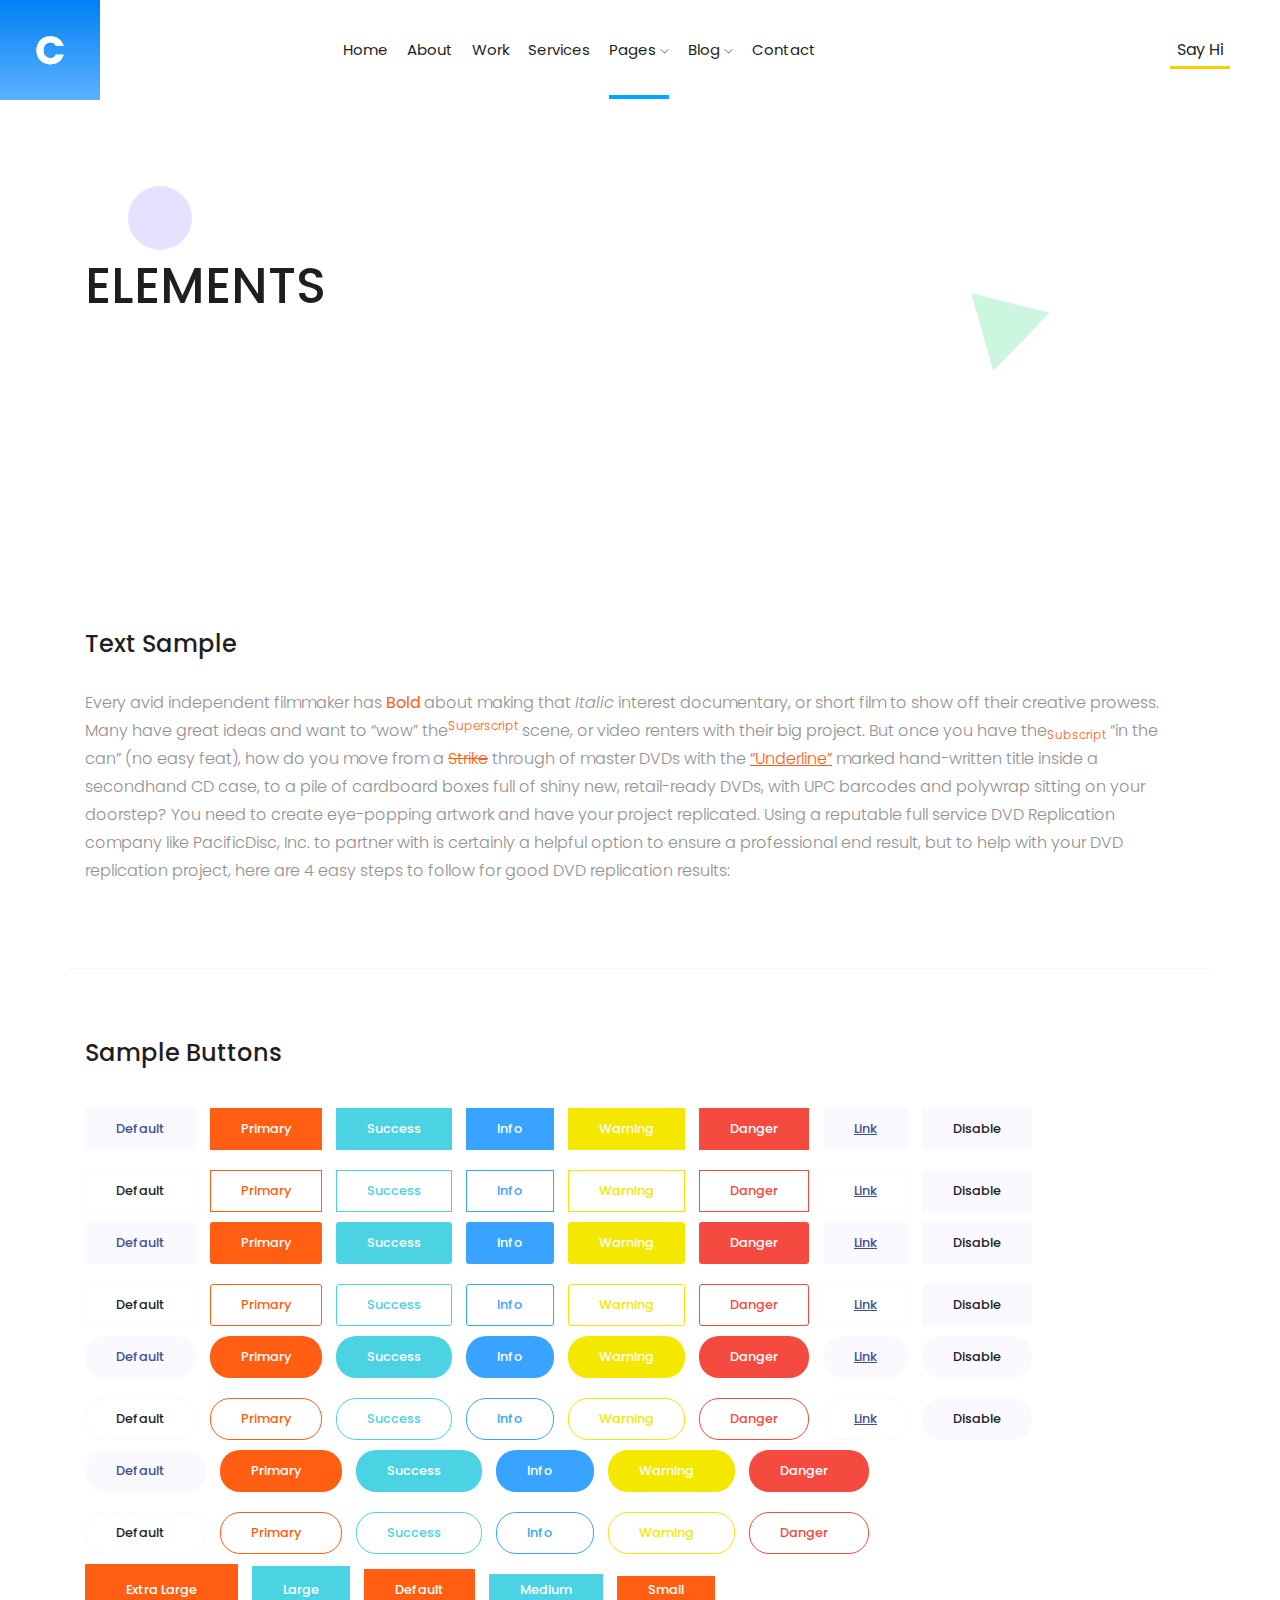
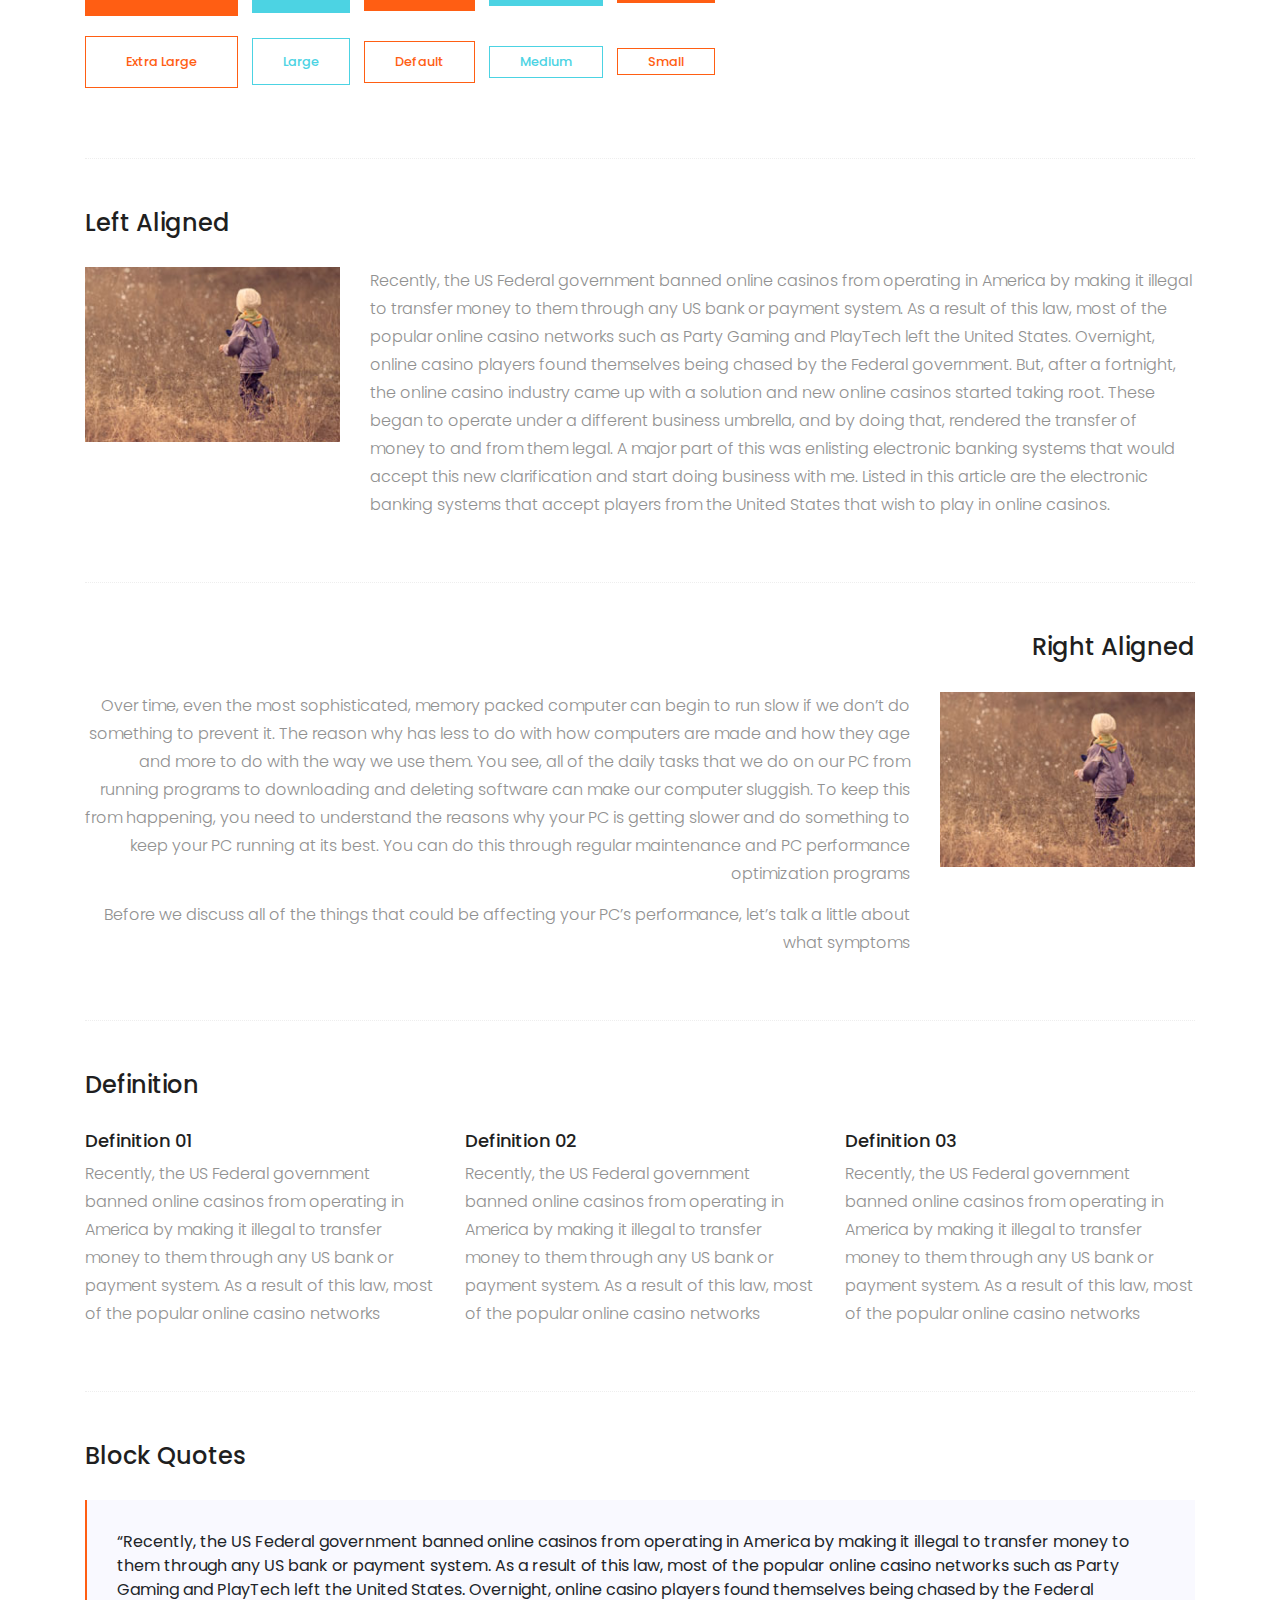
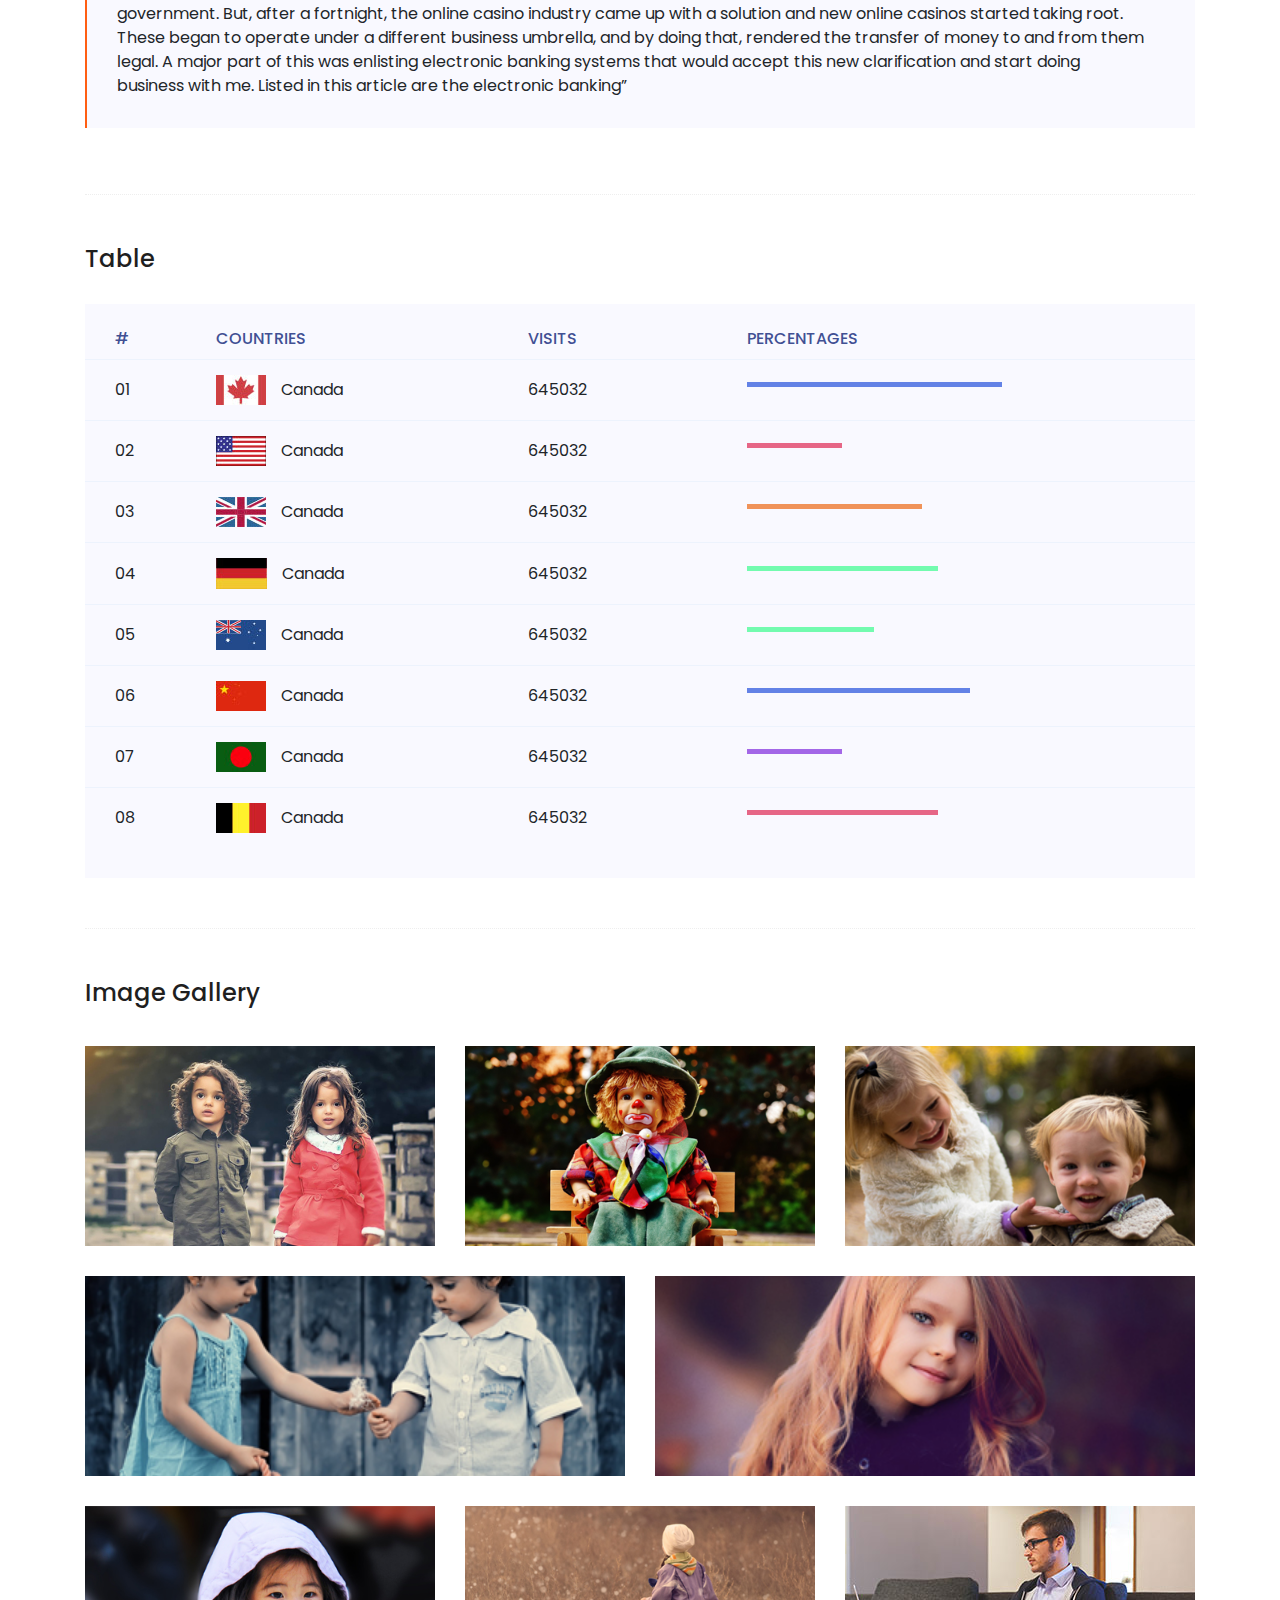
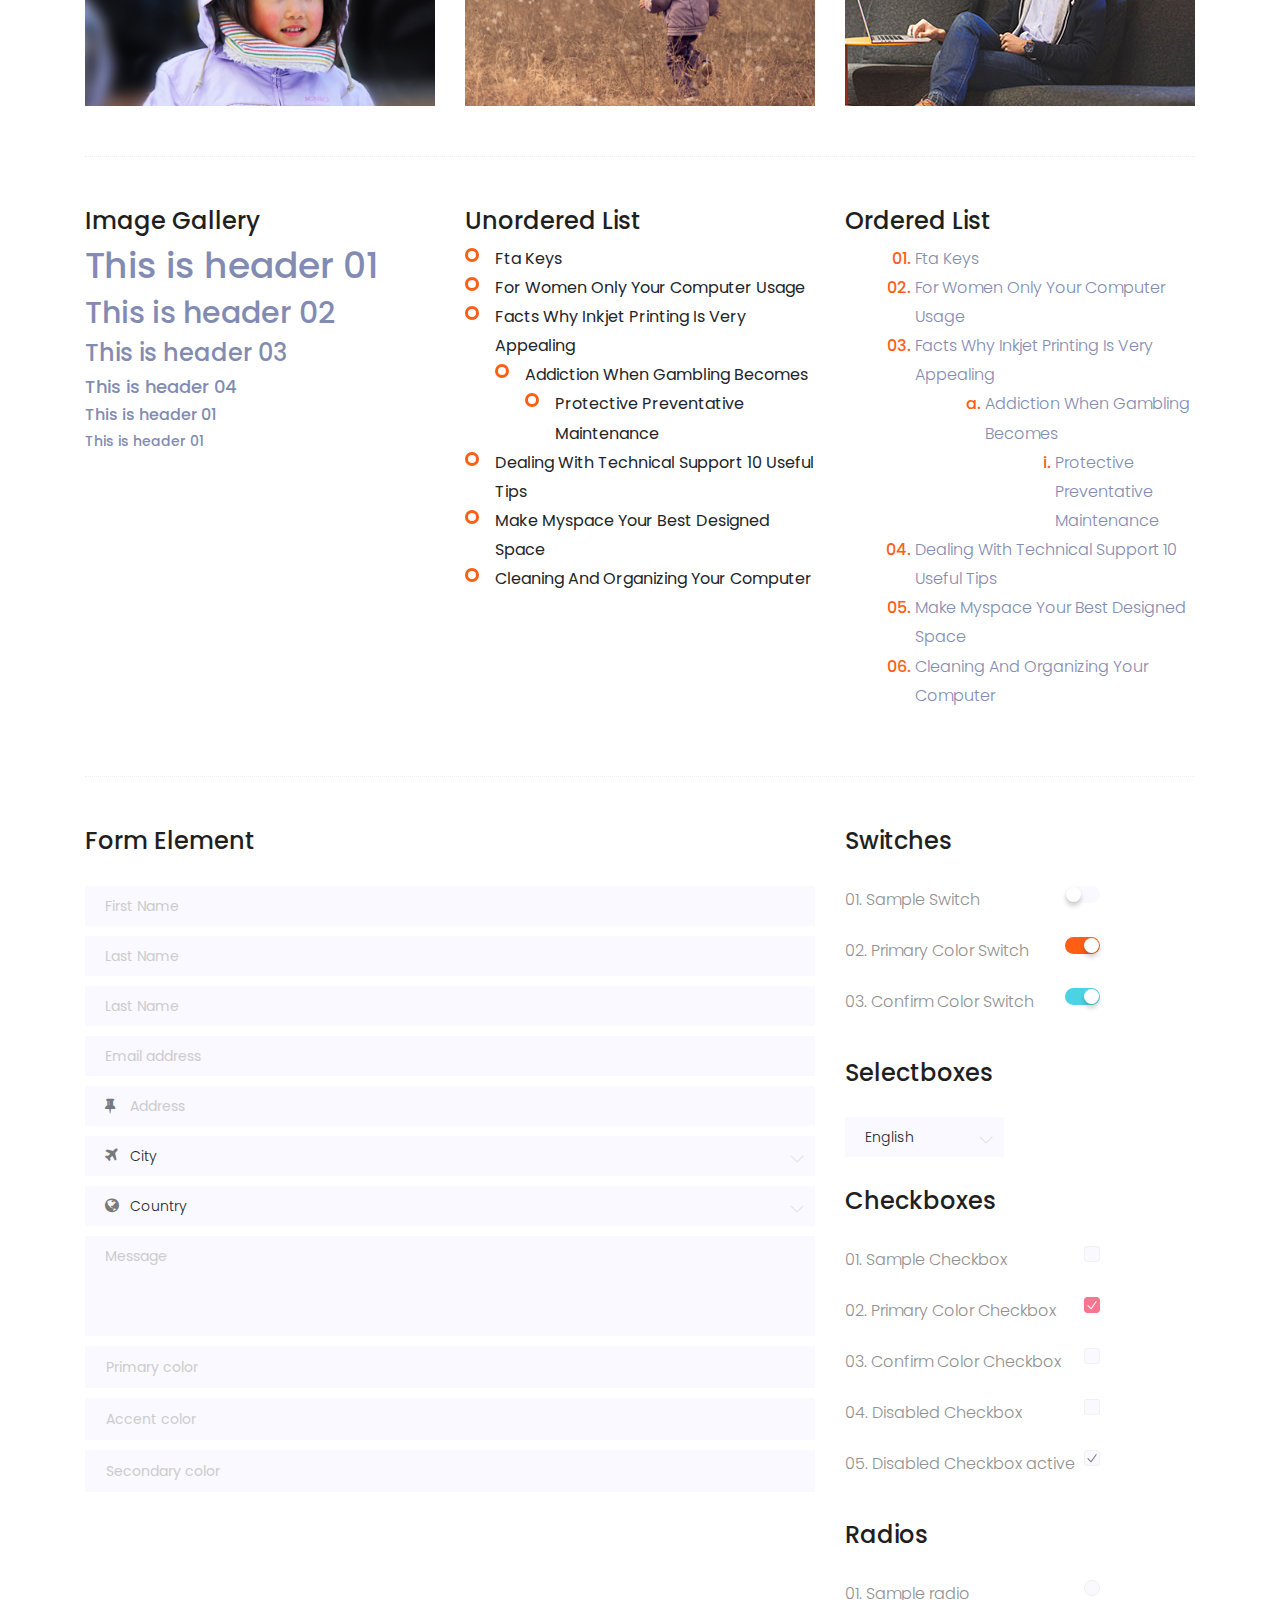
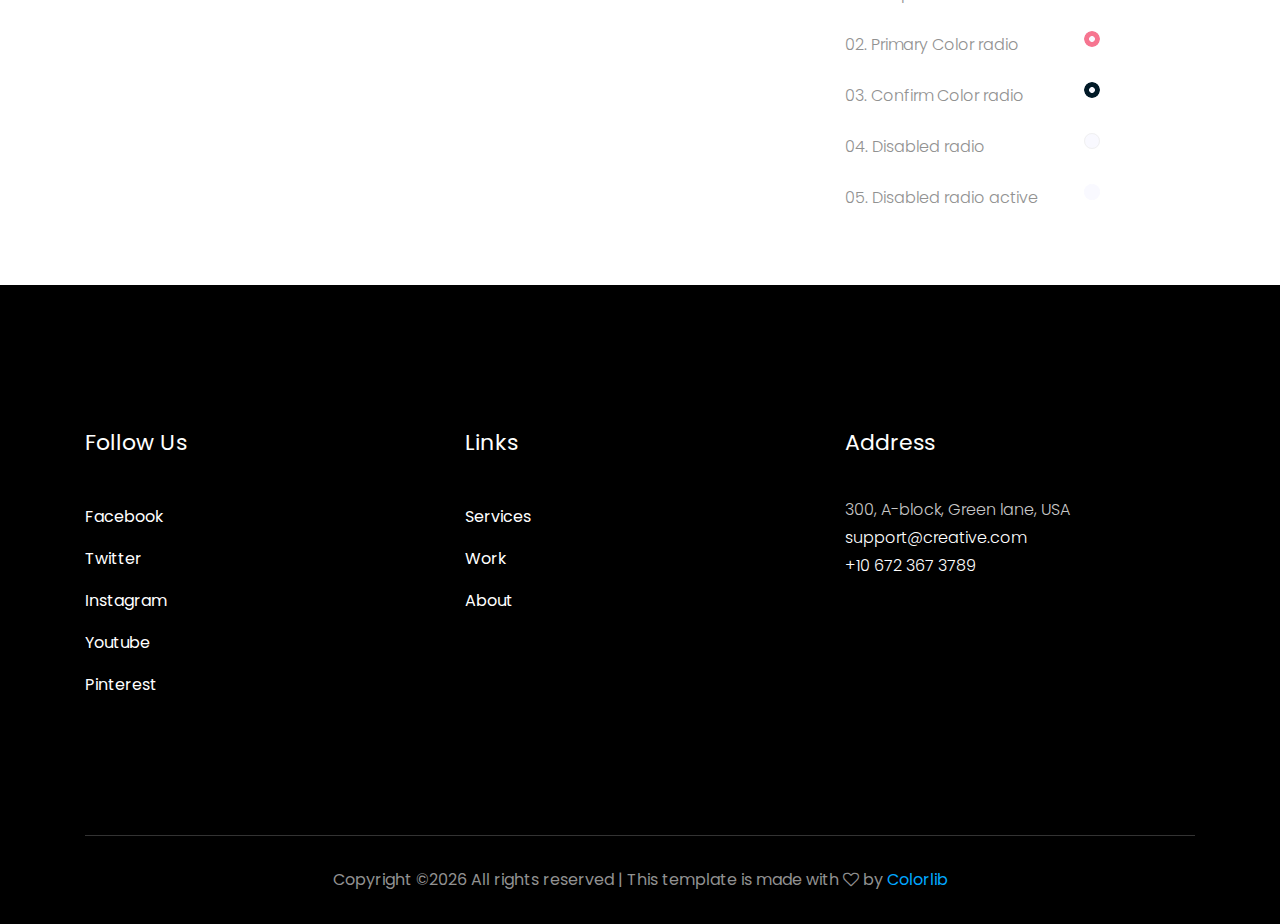
<file: elements.html>
<!doctype html>
<html class="no-js" lang="zxx">

<head>
	<meta charset="utf-8">
	<meta http-equiv="x-ua-compatible" content="ie=edge">
	<title>Creative Agency</title>
	<meta name="description" content="">
	<meta name="viewport" content="width=device-width, initial-scale=1">

	<!-- <link rel="manifest" href="site.webmanifest"> -->
	<link rel="shortcut icon" type="image/x-icon" href="img/favicon.png">
	<!-- Place favicon.ico in the root directory -->

	<!-- CSS here -->
	<link rel="stylesheet" href="css/bootstrap.min.css">
	<link rel="stylesheet" href="css/owl.carousel.min.css">
	<link rel="stylesheet" href="css/magnific-popup.css">
	<link rel="stylesheet" href="css/font-awesome.min.css">
	<link rel="stylesheet" href="css/themify-icons.css">
	<link rel="stylesheet" href="css/nice-select.css">
	<link rel="stylesheet" href="css/flaticon.css">
	<link rel="stylesheet" href="css/gijgo.css">
	<link rel="stylesheet" href="css/animate.css">
	<link rel="stylesheet" href="css/slicknav.css">
	<link rel="stylesheet" href="css/style.css">
	<!-- <link rel="stylesheet" href="css/responsive.css"> -->
</head>

<body>
	<!--[if lte IE 9]>
            <p class="browserupgrade">You are using an <strong>outdated</strong> browser. Please <a href="https://browsehappy.com/">upgrade your browser</a> to improve your experience and security.</p>
        <![endif]-->

    <!-- header-start -->
    <header>
			<div class="header-area ">
				<div id="sticky-header" class="main-header-area">
					<div class="container-fluid p-0">
						<div class="row align-items-center no-gutters">
							<div class="col-xl-2 col-lg-2">
								<div class="logo-img">
									<a href="index.html">
										<img src="img/logo.png" alt="">
									</a>
								</div>
							</div>
							<div class="col-xl-7 col-lg-7">
								<div class="main-menu  d-none d-lg-block">
									<nav>
										<ul id="navigation">
											<li><a href="index.html">home</a></li>
											<li><a href="about.html">About</a></li>
											<li><a href="work.html">work</a></li>
											<li><a href="service.html">services</a></li>
											<li><a class="active" href="#">pages <i class="ti-angle-down"></i></a>
												<ul class="submenu">
													<li><a href="work_details.html">work details</a></li>
													<li><a href="elements.html">elements</a></li>
												</ul>
											</li>
	
											<li><a href="#">blog <i class="ti-angle-down"></i></a>
												<ul class="submenu">
													<li><a href="blog.html">blog</a></li>
													<li><a href="single-blog.html">single-blog</a></li>
												</ul>
											</li>
											<li><a href="contact.html">Contact</a></li>
										</ul>
									</nav>
								</div>
							</div>
							<div class="col-xl-3 col-lg-3 d-none d-lg-block">
								<div class="log_chat_area d-flex align-items-center">
									<a href="#" target="_black" class="say_hi">Say Hi</a>
								</div>
							</div>
							<div class="col-12">
								<div class="mobile_menu d-block d-lg-none"></div>
							</div>
						</div>
					</div>
				</div>
			</div>
		</header>
		<!-- header-end -->
	
		<!-- agency_heading_start -->
		<div class="agency_heading">
			<div class="container">
				<div class="row">
					<div class="col-xl-12">
						<div class="agency_text text-uppercase">
							<h3>Elements</h3>
						</div>
					</div>
				</div>
			</div>
			<div class="animated_shape">
				<div class="anim_1">
					<img src="img/about/1.png" alt="">
				</div>
				<div class="anim_2">
					<img src="img/about/2.png" alt="">
				</div>
			</div>
		</div>
		<!-- agency_heading_end -->

	<!-- Start Sample Area -->
	<section class="sample-text-area">
		<div class="container box_1170">
			<h3 class="text-heading">Text Sample</h3>
			<p class="sample-text">
				Every avid independent filmmaker has <b>Bold</b> about making that <i>Italic</i> interest documentary,
				or short
				film to show off their creative prowess. Many have great ideas and want to “wow”
				the<sup>Superscript</sup> scene,
				or video renters with their big project. But once you have the<sub>Subscript</sub> “in the can” (no easy
				feat), how
				do you move from a <del>Strike</del> through of master DVDs with the <u>“Underline”</u> marked
				hand-written title
				inside a secondhand CD case, to a pile of cardboard boxes full of shiny new, retail-ready DVDs, with UPC
				barcodes
				and polywrap sitting on your doorstep? You need to create eye-popping artwork and have your project
				replicated.
				Using a reputable full service DVD Replication company like PacificDisc, Inc. to partner with is
				certainly a
				helpful option to ensure a professional end result, but to help with your DVD replication project, here
				are 4 easy
				steps to follow for good DVD replication results:

			</p>
		</div>
	</section>
	<!-- End Sample Area -->

	<!-- Start Button -->
	<section class="button-area">
		<div class="container box_1170 border-top-generic">
			<h3 class="text-heading">Sample Buttons</h3>
			<div class="button-group-area">
				<a href="#" class="genric-btn default">Default</a>
				<a href="#" class="genric-btn primary">Primary</a>
				<a href="#" class="genric-btn success">Success</a>
				<a href="#" class="genric-btn info">Info</a>
				<a href="#" class="genric-btn warning">Warning</a>
				<a href="#" class="genric-btn danger">Danger</a>
				<a href="#" class="genric-btn link">Link</a>
				<a href="#" class="genric-btn disable">Disable</a>
			</div>
			<div class="button-group-area mt-10">
				<a href="#" class="genric-btn default-border">Default</a>
				<a href="#" class="genric-btn primary-border">Primary</a>
				<a href="#" class="genric-btn success-border">Success</a>
				<a href="#" class="genric-btn info-border">Info</a>
				<a href="#" class="genric-btn warning-border">Warning</a>
				<a href="#" class="genric-btn danger-border">Danger</a>
				<a href="#" class="genric-btn link-border">Link</a>
				<a href="#" class="genric-btn disable">Disable</a>
			</div>
			<div class="button-group-area mt-40">
				<a href="#" class="genric-btn default radius">Default</a>
				<a href="#" class="genric-btn primary radius">Primary</a>
				<a href="#" class="genric-btn success radius">Success</a>
				<a href="#" class="genric-btn info radius">Info</a>
				<a href="#" class="genric-btn warning radius">Warning</a>
				<a href="#" class="genric-btn danger radius">Danger</a>
				<a href="#" class="genric-btn link radius">Link</a>
				<a href="#" class="genric-btn disable radius">Disable</a>
			</div>
			<div class="button-group-area mt-10">
				<a href="#" class="genric-btn default-border radius">Default</a>
				<a href="#" class="genric-btn primary-border radius">Primary</a>
				<a href="#" class="genric-btn success-border radius">Success</a>
				<a href="#" class="genric-btn info-border radius">Info</a>
				<a href="#" class="genric-btn warning-border radius">Warning</a>
				<a href="#" class="genric-btn danger-border radius">Danger</a>
				<a href="#" class="genric-btn link-border radius">Link</a>
				<a href="#" class="genric-btn disable radius">Disable</a>
			</div>
			<div class="button-group-area mt-40">
				<a href="#" class="genric-btn default circle">Default</a>
				<a href="#" class="genric-btn primary circle">Primary</a>
				<a href="#" class="genric-btn success circle">Success</a>
				<a href="#" class="genric-btn info circle">Info</a>
				<a href="#" class="genric-btn warning circle">Warning</a>
				<a href="#" class="genric-btn danger circle">Danger</a>
				<a href="#" class="genric-btn link circle">Link</a>
				<a href="#" class="genric-btn disable circle">Disable</a>
			</div>
			<div class="button-group-area mt-10">
				<a href="#" class="genric-btn default-border circle">Default</a>
				<a href="#" class="genric-btn primary-border circle">Primary</a>
				<a href="#" class="genric-btn success-border circle">Success</a>
				<a href="#" class="genric-btn info-border circle">Info</a>
				<a href="#" class="genric-btn warning-border circle">Warning</a>
				<a href="#" class="genric-btn danger-border circle">Danger</a>
				<a href="#" class="genric-btn link-border circle">Link</a>
				<a href="#" class="genric-btn disable circle">Disable</a>
			</div>
			<div class="button-group-area mt-40">
				<a href="#" class="genric-btn default circle arrow">Default<span class="lnr lnr-arrow-right"></span></a>
				<a href="#" class="genric-btn primary circle arrow">Primary<span class="lnr lnr-arrow-right"></span></a>
				<a href="#" class="genric-btn success circle arrow">Success<span class="lnr lnr-arrow-right"></span></a>
				<a href="#" class="genric-btn info circle arrow">Info<span class="lnr lnr-arrow-right"></span></a>
				<a href="#" class="genric-btn warning circle arrow">Warning<span class="lnr lnr-arrow-right"></span></a>
				<a href="#" class="genric-btn danger circle arrow">Danger<span class="lnr lnr-arrow-right"></span></a>
			</div>
			<div class="button-group-area mt-10">
				<a href="#" class="genric-btn default-border circle arrow">Default<span
						class="lnr lnr-arrow-right"></span></a>
				<a href="#" class="genric-btn primary-border circle arrow">Primary<span
						class="lnr lnr-arrow-right"></span></a>
				<a href="#" class="genric-btn success-border circle arrow">Success<span
						class="lnr lnr-arrow-right"></span></a>
				<a href="#" class="genric-btn info-border circle arrow">Info<span
						class="lnr lnr-arrow-right"></span></a>
				<a href="#" class="genric-btn warning-border circle arrow">Warning<span
						class="lnr lnr-arrow-right"></span></a>
				<a href="#" class="genric-btn danger-border circle arrow">Danger<span
						class="lnr lnr-arrow-right"></span></a>
			</div>
			<div class="button-group-area mt-40">
				<a href="#" class="genric-btn primary e-large">Extra Large</a>
				<a href="#" class="genric-btn success large">Large</a>
				<a href="#" class="genric-btn primary">Default</a>
				<a href="#" class="genric-btn success medium">Medium</a>
				<a href="#" class="genric-btn primary small">Small</a>
			</div>
			<div class="button-group-area mt-10">
				<a href="#" class="genric-btn primary-border e-large">Extra Large</a>
				<a href="#" class="genric-btn success-border large">Large</a>
				<a href="#" class="genric-btn primary-border">Default</a>
				<a href="#" class="genric-btn success-border medium">Medium</a>
				<a href="#" class="genric-btn primary-border small">Small</a>
			</div>
		</div>
	</section>
	<!-- End Button -->

	<!-- Start Align Area -->
	<div class="whole-wrap">
		<div class="container box_1170">
			<div class="section-top-border">
				<h3 class="mb-30">Left Aligned</h3>
				<div class="row">
					<div class="col-md-3">
						<img src="img/elements/d.jpg" alt="" class="img-fluid">
					</div>
					<div class="col-md-9 mt-sm-20">
						<p>Recently, the US Federal government banned online casinos from operating in America by making
							it illegal to
							transfer money to them through any US bank or payment system. As a result of this law, most
							of the popular
							online casino networks such as Party Gaming and PlayTech left the United States. Overnight,
							online casino
							players found themselves being chased by the Federal government. But, after a fortnight, the
							online casino
							industry came up with a solution and new online casinos started taking root. These began to
							operate under a
							different business umbrella, and by doing that, rendered the transfer of money to and from
							them legal. A major
							part of this was enlisting electronic banking systems that would accept this new
							clarification and start doing
							business with me. Listed in this article are the electronic banking systems that accept
							players from the United
							States that wish to play in online casinos.</p>
					</div>
				</div>
			</div>
			<div class="section-top-border text-right">
				<h3 class="mb-30">Right Aligned</h3>
				<div class="row">
					<div class="col-md-9">
						<p class="text-right">Over time, even the most sophisticated, memory packed computer can begin
							to run slow if we
							don’t do something to prevent it. The reason why has less to do with how computers are made
							and how they age and
							more to do with the way we use them. You see, all of the daily tasks that we do on our PC
							from running programs
							to downloading and deleting software can make our computer sluggish. To keep this from
							happening, you need to
							understand the reasons why your PC is getting slower and do something to keep your PC
							running at its best. You
							can do this through regular maintenance and PC performance optimization programs</p>
						<p class="text-right">Before we discuss all of the things that could be affecting your PC’s
							performance, let’s
							talk a little about what symptoms</p>
					</div>
					<div class="col-md-3">
						<img src="img/elements/d.jpg" alt="" class="img-fluid">
					</div>
				</div>
			</div>
			<div class="section-top-border">
				<h3 class="mb-30">Definition</h3>
				<div class="row">
					<div class="col-md-4">
						<div class="single-defination">
							<h4 class="mb-20">Definition 01</h4>
							<p>Recently, the US Federal government banned online casinos from operating in America by
								making it illegal to
								transfer money to them through any US bank or payment system. As a result of this law,
								most of the popular
								online casino networks</p>
						</div>
					</div>
					<div class="col-md-4">
						<div class="single-defination">
							<h4 class="mb-20">Definition 02</h4>
							<p>Recently, the US Federal government banned online casinos from operating in America by
								making it illegal to
								transfer money to them through any US bank or payment system. As a result of this law,
								most of the popular
								online casino networks</p>
						</div>
					</div>
					<div class="col-md-4">
						<div class="single-defination">
							<h4 class="mb-20">Definition 03</h4>
							<p>Recently, the US Federal government banned online casinos from operating in America by
								making it illegal to
								transfer money to them through any US bank or payment system. As a result of this law,
								most of the popular
								online casino networks</p>
						</div>
					</div>
				</div>
			</div>
			<div class="section-top-border">
				<h3 class="mb-30">Block Quotes</h3>
				<div class="row">
					<div class="col-lg-12">
						<blockquote class="generic-blockquote">
							“Recently, the US Federal government banned online casinos from operating in America by
							making it illegal to
							transfer money to them through any US bank or payment system. As a result of this law, most
							of the popular
							online casino networks such as Party Gaming and PlayTech left the United States. Overnight,
							online casino
							players found themselves being chased by the Federal government. But, after a fortnight, the
							online casino
							industry came up with a solution and new online casinos started taking root. These began to
							operate under a
							different business umbrella, and by doing that, rendered the transfer of money to and from
							them legal. A major
							part of this was enlisting electronic banking systems that would accept this new
							clarification and start doing
							business with me. Listed in this article are the electronic banking”
						</blockquote>
					</div>
				</div>
			</div>
			<div class="section-top-border">
				<h3 class="mb-30">Table</h3>
				<div class="progress-table-wrap">
					<div class="progress-table">
						<div class="table-head">
							<div class="serial">#</div>
							<div class="country">Countries</div>
							<div class="visit">Visits</div>
							<div class="percentage">Percentages</div>
						</div>
						<div class="table-row">
							<div class="serial">01</div>
							<div class="country"> <img src="img/elements/f1.jpg" alt="flag">Canada</div>
							<div class="visit">645032</div>
							<div class="percentage">
								<div class="progress">
									<div class="progress-bar color-1" role="progressbar" style="width: 80%"
										aria-valuenow="80" aria-valuemin="0" aria-valuemax="100"></div>
								</div>
							</div>
						</div>
						<div class="table-row">
							<div class="serial">02</div>
							<div class="country"> <img src="img/elements/f2.jpg" alt="flag">Canada</div>
							<div class="visit">645032</div>
							<div class="percentage">
								<div class="progress">
									<div class="progress-bar color-2" role="progressbar" style="width: 30%"
										aria-valuenow="30" aria-valuemin="0" aria-valuemax="100"></div>
								</div>
							</div>
						</div>
						<div class="table-row">
							<div class="serial">03</div>
							<div class="country"> <img src="img/elements/f3.jpg" alt="flag">Canada</div>
							<div class="visit">645032</div>
							<div class="percentage">
								<div class="progress">
									<div class="progress-bar color-3" role="progressbar" style="width: 55%"
										aria-valuenow="55" aria-valuemin="0" aria-valuemax="100"></div>
								</div>
							</div>
						</div>
						<div class="table-row">
							<div class="serial">04</div>
							<div class="country"> <img src="img/elements/f4.jpg" alt="flag">Canada</div>
							<div class="visit">645032</div>
							<div class="percentage">
								<div class="progress">
									<div class="progress-bar color-4" role="progressbar" style="width: 60%"
										aria-valuenow="60" aria-valuemin="0" aria-valuemax="100"></div>
								</div>
							</div>
						</div>
						<div class="table-row">
							<div class="serial">05</div>
							<div class="country"> <img src="img/elements/f5.jpg" alt="flag">Canada</div>
							<div class="visit">645032</div>
							<div class="percentage">
								<div class="progress">
									<div class="progress-bar color-5" role="progressbar" style="width: 40%"
										aria-valuenow="40" aria-valuemin="0" aria-valuemax="100"></div>
								</div>
							</div>
						</div>
						<div class="table-row">
							<div class="serial">06</div>
							<div class="country"> <img src="img/elements/f6.jpg" alt="flag">Canada</div>
							<div class="visit">645032</div>
							<div class="percentage">
								<div class="progress">
									<div class="progress-bar color-6" role="progressbar" style="width: 70%"
										aria-valuenow="70" aria-valuemin="0" aria-valuemax="100"></div>
								</div>
							</div>
						</div>
						<div class="table-row">
							<div class="serial">07</div>
							<div class="country"> <img src="img/elements/f7.jpg" alt="flag">Canada</div>
							<div class="visit">645032</div>
							<div class="percentage">
								<div class="progress">
									<div class="progress-bar color-7" role="progressbar" style="width: 30%"
										aria-valuenow="30" aria-valuemin="0" aria-valuemax="100"></div>
								</div>
							</div>
						</div>
						<div class="table-row">
							<div class="serial">08</div>
							<div class="country"> <img src="img/elements/f8.jpg" alt="flag">Canada</div>
							<div class="visit">645032</div>
							<div class="percentage">
								<div class="progress">
									<div class="progress-bar color-8" role="progressbar" style="width: 60%"
										aria-valuenow="60" aria-valuemin="0" aria-valuemax="100"></div>
								</div>
							</div>
						</div>
					</div>
				</div>
			</div>
			<div class="section-top-border">
				<h3>Image Gallery</h3>
				<div class="row gallery-item">
					<div class="col-md-4">
						<a href="img/elements/g1.jpg" class="img-pop-up">
							<div class="single-gallery-image" style="background: url(img/elements/g1.jpg);"></div>
						</a>
					</div>
					<div class="col-md-4">
						<a href="img/elements/g2.jpg" class="img-pop-up">
							<div class="single-gallery-image" style="background: url(img/elements/g2.jpg);"></div>
						</a>
					</div>
					<div class="col-md-4">
						<a href="img/elements/g3.jpg" class="img-pop-up">
							<div class="single-gallery-image" style="background: url(img/elements/g3.jpg);"></div>
						</a>
					</div>
					<div class="col-md-6">
						<a href="img/elements/g4.jpg" class="img-pop-up">
							<div class="single-gallery-image" style="background: url(img/elements/g4.jpg);"></div>
						</a>
					</div>
					<div class="col-md-6">
						<a href="img/elements/g5.jpg" class="img-pop-up">
							<div class="single-gallery-image" style="background: url(img/elements/g5.jpg);"></div>
						</a>
					</div>
					<div class="col-md-4">
						<a href="img/elements/g6.jpg" class="img-pop-up">
							<div class="single-gallery-image" style="background: url(img/elements/g6.jpg);"></div>
						</a>
					</div>
					<div class="col-md-4">
						<a href="img/elements/g7.jpg" class="img-pop-up">
							<div class="single-gallery-image" style="background: url(img/elements/g7.jpg);"></div>
						</a>
					</div>
					<div class="col-md-4">
						<a href="img/elements/g8.jpg" class="img-pop-up">
							<div class="single-gallery-image" style="background: url(img/elements/g8.jpg);"></div>
						</a>
					</div>
				</div>
			</div>
			<div class="section-top-border">
				<div class="row">
					<div class="col-md-4">
						<h3 class="mb-20">Image Gallery</h3>
						<div class="typography">
							<h1>This is header 01</h1>
							<h2>This is header 02</h2>
							<h3>This is header 03</h3>
							<h4>This is header 04</h4>
							<h5>This is header 01</h5>
							<h6>This is header 01</h6>
						</div>
					</div>
					<div class="col-md-4 mt-sm-30">
						<h3 class="mb-20">Unordered List</h3>
						<div class="">
							<ul class="unordered-list">
								<li>Fta Keys</li>
								<li>For Women Only Your Computer Usage</li>
								<li>Facts Why Inkjet Printing Is Very Appealing
									<ul>
										<li>Addiction When Gambling Becomes
											<ul>
												<li>Protective Preventative Maintenance</li>
											</ul>
										</li>
									</ul>
								</li>
								<li>Dealing With Technical Support 10 Useful Tips</li>
								<li>Make Myspace Your Best Designed Space</li>
								<li>Cleaning And Organizing Your Computer</li>
							</ul>
						</div>
					</div>
					<div class="col-md-4 mt-sm-30">
						<h3 class="mb-20">Ordered List</h3>
						<div class="">
							<ol class="ordered-list">
								<li><span>Fta Keys</span></li>
								<li><span>For Women Only Your Computer Usage</span></li>
								<li><span>Facts Why Inkjet Printing Is Very Appealing</span>
									<ol class="ordered-list-alpha">
										<li><span>Addiction When Gambling Becomes</span>
											<ol class="ordered-list-roman">
												<li><span>Protective Preventative Maintenance</span></li>
											</ol>
										</li>
									</ol>
								</li>
								<li><span>Dealing With Technical Support 10 Useful Tips</span></li>
								<li><span>Make Myspace Your Best Designed Space</span></li>
								<li><span>Cleaning And Organizing Your Computer</span></li>
							</ol>
						</div>
					</div>
				</div>
			</div>
			<div class="section-top-border">
				<div class="row">
					<div class="col-lg-8 col-md-8">
						<h3 class="mb-30">Form Element</h3>
						<form action="#">
							<div class="mt-10">
								<input type="text" name="first_name" placeholder="First Name"
									onfocus="this.placeholder = ''" onblur="this.placeholder = 'First Name'" required
									class="single-input">
							</div>
							<div class="mt-10">
								<input type="text" name="last_name" placeholder="Last Name"
									onfocus="this.placeholder = ''" onblur="this.placeholder = 'Last Name'" required
									class="single-input">
							</div>
							<div class="mt-10">
								<input type="text" name="last_name" placeholder="Last Name"
									onfocus="this.placeholder = ''" onblur="this.placeholder = 'Last Name'" required
									class="single-input">
							</div>
							<div class="mt-10">
								<input type="email" name="EMAIL" placeholder="Email address"
									onfocus="this.placeholder = ''" onblur="this.placeholder = 'Email address'" required
									class="single-input">
							</div>
							<div class="input-group-icon mt-10">
								<div class="icon"><i class="fa fa-thumb-tack" aria-hidden="true"></i></div>
								<input type="text" name="address" placeholder="Address" onfocus="this.placeholder = ''"
									onblur="this.placeholder = 'Address'" required class="single-input">
							</div>
							<div class="input-group-icon mt-10">
								<div class="icon"><i class="fa fa-plane" aria-hidden="true"></i></div>
								<div class="form-select" id="default-select"">
											<select>
												<option value=" 1">City</option>
									<option value="1">Dhaka</option>
									<option value="1">Dilli</option>
									<option value="1">Newyork</option>
									<option value="1">Islamabad</option>
									</select>
								</div>
							</div>
							<div class="input-group-icon mt-10">
								<div class="icon"><i class="fa fa-globe" aria-hidden="true"></i></div>
								<div class="form-select" id="default-select"">
											<select>
												<option value=" 1">Country</option>
									<option value="1">Bangladesh</option>
									<option value="1">India</option>
									<option value="1">England</option>
									<option value="1">Srilanka</option>
									</select>
								</div>
							</div>

							<div class="mt-10">
								<textarea class="single-textarea" placeholder="Message" onfocus="this.placeholder = ''"
									onblur="this.placeholder = 'Message'" required></textarea>
							</div>
							<!-- For Gradient Border Use -->
							<!-- <div class="mt-10">
										<div class="primary-input">
											<input id="primary-input" type="text" name="first_name" placeholder="Primary color" onfocus="this.placeholder = ''" onblur="this.placeholder = 'Primary color'">
											<label for="primary-input"></label>
										</div>
									</div> -->
							<div class="mt-10">
								<input type="text" name="first_name" placeholder="Primary color"
									onfocus="this.placeholder = ''" onblur="this.placeholder = 'Primary color'" required
									class="single-input-primary">
							</div>
							<div class="mt-10">
								<input type="text" name="first_name" placeholder="Accent color"
									onfocus="this.placeholder = ''" onblur="this.placeholder = 'Accent color'" required
									class="single-input-accent">
							</div>
							<div class="mt-10">
								<input type="text" name="first_name" placeholder="Secondary color"
									onfocus="this.placeholder = ''" onblur="this.placeholder = 'Secondary color'"
									required class="single-input-secondary">
							</div>
						</form>
					</div>
					<div class="col-lg-3 col-md-4 mt-sm-30">
						<div class="single-element-widget">
							<h3 class="mb-30">Switches</h3>
							<div class="switch-wrap d-flex justify-content-between">
								<p>01. Sample Switch</p>
								<div class="primary-switch">
									<input type="checkbox" id="default-switch">
									<label for="default-switch"></label>
								</div>
							</div>
							<div class="switch-wrap d-flex justify-content-between">
								<p>02. Primary Color Switch</p>
								<div class="primary-switch">
									<input type="checkbox" id="primary-switch" checked>
									<label for="primary-switch"></label>
								</div>
							</div>
							<div class="switch-wrap d-flex justify-content-between">
								<p>03. Confirm Color Switch</p>
								<div class="confirm-switch">
									<input type="checkbox" id="confirm-switch" checked>
									<label for="confirm-switch"></label>
								</div>
							</div>
						</div>
						<div class="single-element-widget mt-30">
							<h3 class="mb-30">Selectboxes</h3>
							<div class="default-select" id="default-select"">
										<select>
											<option value=" 1">English</option>
								<option value="1">Spanish</option>
								<option value="1">Arabic</option>
								<option value="1">Portuguise</option>
								<option value="1">Bengali</option>
								</select>
							</div>
						</div>
						<div class="single-element-widget mt-30">
							<h3 class="mb-30">Checkboxes</h3>
							<div class="switch-wrap d-flex justify-content-between">
								<p>01. Sample Checkbox</p>
								<div class="primary-checkbox">
									<input type="checkbox" id="default-checkbox">
									<label for="default-checkbox"></label>
								</div>
							</div>
							<div class="switch-wrap d-flex justify-content-between">
								<p>02. Primary Color Checkbox</p>
								<div class="primary-checkbox">
									<input type="checkbox" id="primary-checkbox" checked>
									<label for="primary-checkbox"></label>
								</div>
							</div>
							<div class="switch-wrap d-flex justify-content-between">
								<p>03. Confirm Color Checkbox</p>
								<div class="confirm-checkbox">
									<input type="checkbox" id="confirm-checkbox">
									<label for="confirm-checkbox"></label>
								</div>
							</div>
							<div class="switch-wrap d-flex justify-content-between">
								<p>04. Disabled Checkbox</p>
								<div class="disabled-checkbox">
									<input type="checkbox" id="disabled-checkbox" disabled>
									<label for="disabled-checkbox"></label>
								</div>
							</div>
							<div class="switch-wrap d-flex justify-content-between">
								<p>05. Disabled Checkbox active</p>
								<div class="disabled-checkbox">
									<input type="checkbox" id="disabled-checkbox-active" checked disabled>
									<label for="disabled-checkbox-active"></label>
								</div>
							</div>
						</div>
						<div class="single-element-widget mt-30">
							<h3 class="mb-30">Radios</h3>
							<div class="switch-wrap d-flex justify-content-between">
								<p>01. Sample radio</p>
								<div class="primary-radio">
									<input type="checkbox" id="default-radio">
									<label for="default-radio"></label>
								</div>
							</div>
							<div class="switch-wrap d-flex justify-content-between">
								<p>02. Primary Color radio</p>
								<div class="primary-radio">
									<input type="checkbox" id="primary-radio" checked>
									<label for="primary-radio"></label>
								</div>
							</div>
							<div class="switch-wrap d-flex justify-content-between">
								<p>03. Confirm Color radio</p>
								<div class="confirm-radio">
									<input type="checkbox" id="confirm-radio" checked>
									<label for="confirm-radio"></label>
								</div>
							</div>
							<div class="switch-wrap d-flex justify-content-between">
								<p>04. Disabled radio</p>
								<div class="disabled-radio">
									<input type="checkbox" id="disabled-radio" disabled>
									<label for="disabled-radio"></label>
								</div>
							</div>
							<div class="switch-wrap d-flex justify-content-between">
								<p>05. Disabled radio active</p>
								<div class="disabled-radio">
									<input type="checkbox" id="disabled-radio-active" checked disabled>
									<label for="disabled-radio-active"></label>
								</div>
							</div>
						</div>
					</div>
				</div>
			</div>
		</div>
	</div>
	<!-- End Align Area -->
    <!-- footer -->
    <footer class="footer">
			<div class="footer_top">
				<div class="container">
					<div class="row">
						<div class="col-xl-4 col-md-6 col-lg-4">
							<div class="footer_widget">
								<h3 class="footer_title">
										Follow Us
								</h3>
								<ul>
									<li><a href="#">Facebook</a></li>
									<li><a href="#"> Twitter</a></li>
									<li><a href="#">Instagram</a></li>
									<li><a href="#">Youtube</a></li>
									<li><a href="#">Pinterest</a></li>
								</ul>
	
							</div>
						</div>
						<div class="col-xl-4 col-md-6 col-lg-4">
							<div class="footer_widget">
								<h3 class="footer_title">
										Links
								</h3>
								<ul>
									<li><a href="service.html">Services</a></li>
									<li><a href="work.html"> Work</a></li>
									<li><a href="about.html">About</a></li>
								</ul>
	
							</div>
						</div>
						<div class="col-xl-4 col-md-6 col-lg-4">
							<div class="footer_widget">
								<h3 class="footer_title">
									Address
								</h3>
								<p>
										300, A-block, Green lane, USA <br>
										<a target="_blank" href="support@creative.com">support@creative.com</a> <br>
										<a target="_blank" href="+10 672 367 3789">+10 672 367 3789</a>
								</p>
							</div>
						</div>
					</div>
				</div>
			</div>
			<div class="copy-right_text">
				<div class="container">
					<div class="footer_border"></div>
					<div class="row">
						<div class="col-xl-12">
							<p class="copy_right text-center">
								<!-- Link back to Colorlib can't be removed. Template is licensed under CC BY 3.0. -->
Copyright &copy;<script>document.write(new Date().getFullYear());</script> All rights reserved | This template is made with <i class="fa fa-heart-o" aria-hidden="true"></i> by <a href="https://colorlib.com" target="_blank">Colorlib</a>
<!-- Link back to Colorlib can't be removed. Template is licensed under CC BY 3.0. -->
							</p>
						</div>
					</div>
				</div>
			</div>
		</footer>
		<!-- footer -->

	<!-- JS here -->
	<script src="js/vendor/modernizr-3.5.0.min.js"></script>
	<script src="js/vendor/jquery-1.12.4.min.js"></script>
	<script src="js/popper.min.js"></script>
	<script src="js/bootstrap.min.js"></script>
	<script src="js/owl.carousel.min.js"></script>
	<script src="js/isotope.pkgd.min.js"></script>
	<script src="js/ajax-form.js"></script>
	<script src="js/waypoints.min.js"></script>
	<script src="js/jquery.counterup.min.js"></script>
	<script src="js/imagesloaded.pkgd.min.js"></script>
	<script src="js/scrollIt.js"></script>
	<script src="js/jquery.scrollUp.min.js"></script>
	<script src="js/wow.min.js"></script>
	<script src="js/nice-select.min.js"></script>
	<script src="js/jquery.slicknav.min.js"></script>
	<script src="js/jquery.magnific-popup.min.js"></script>
	<script src="js/plugins.js"></script>
	<script src="js/gijgo.min.js"></script>

	<!--contact js-->
	<script src="js/contact.js"></script>
	<script src="js/jquery.ajaxchimp.min.js"></script>
	<script src="js/jquery.form.js"></script>
	<script src="js/jquery.validate.min.js"></script>
	<script src="js/mail-script.js"></script>

	<script src="js/main.js"></script>
    <script>
        $('#datepicker').datepicker({
            iconsLibrary: 'fontawesome',
            disableDaysOfWeek: [0, 0],
        //     icons: {
        //      rightIcon: '<span class="fa fa-caret-down"></span>'
        //  }
        });
        $('#datepicker2').datepicker({
            iconsLibrary: 'fontawesome',
            icons: {
             rightIcon: '<span class="fa fa-caret-down"></span>'
         }

        });
        var timepicker = $('#timepicker').timepicker({
         format: 'HH.MM'
     });
    </script>
</body>
</html>
</file>
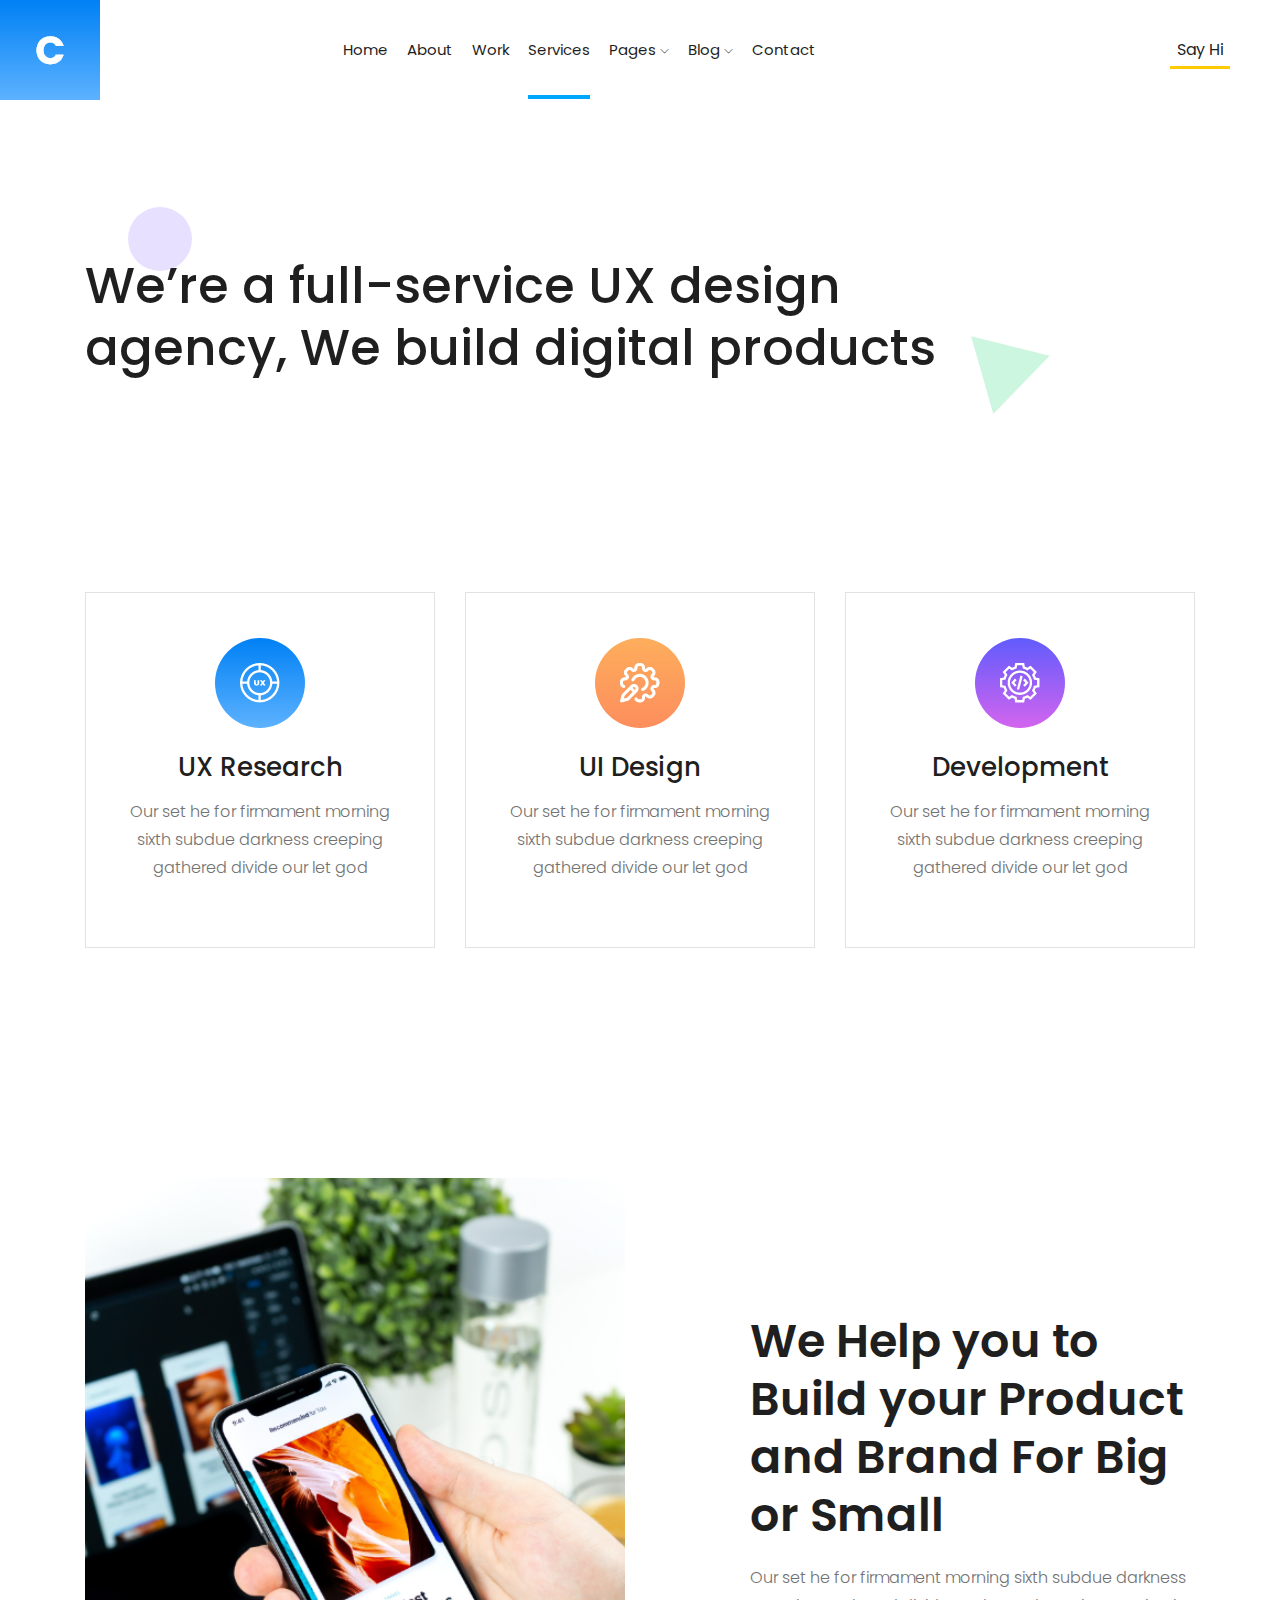
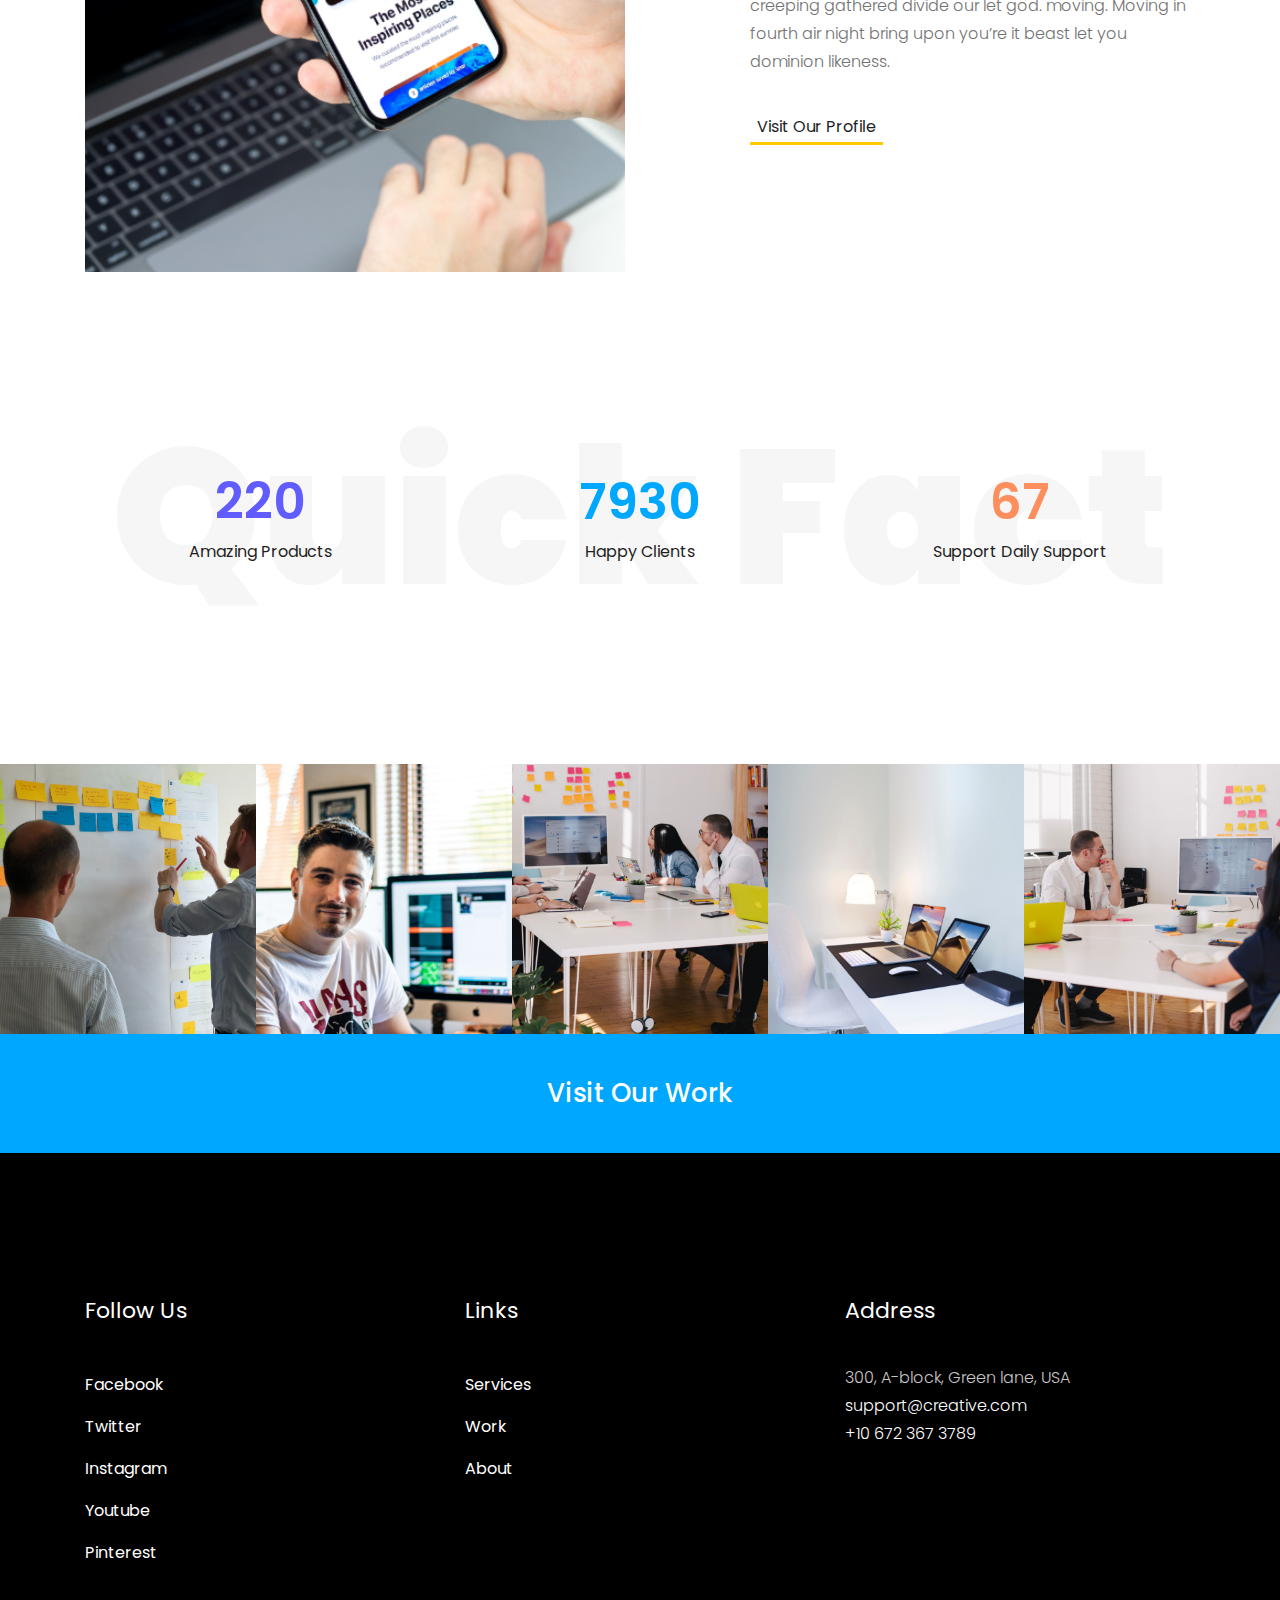
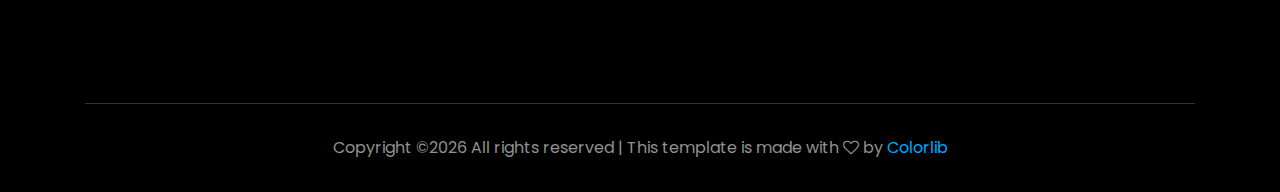
<file: service.html>
<!doctype html>
<html class="no-js" lang="zxx">

<head>
    <meta charset="utf-8">
    <meta http-equiv="x-ua-compatible" content="ie=edge">
    <title>Creative Agency</title>
    <meta name="description" content="">
    <meta name="viewport" content="width=device-width, initial-scale=1">

    <!-- <link rel="manifest" href="site.webmanifest"> -->
    <link rel="shortcut icon" type="image/x-icon" href="img/favicon.png">
    <!-- Place favicon.ico in the root directory -->

    <!-- CSS here -->
    <link rel="stylesheet" href="css/bootstrap.min.css">
    <link rel="stylesheet" href="css/owl.carousel.min.css">
    <link rel="stylesheet" href="css/magnific-popup.css">
    <link rel="stylesheet" href="css/font-awesome.min.css">
    <link rel="stylesheet" href="css/themify-icons.css">
    <link rel="stylesheet" href="css/nice-select.css">
    <link rel="stylesheet" href="css/flaticon.css">
    <link rel="stylesheet" href="css/gijgo.css">
    <link rel="stylesheet" href="css/animate.css">
    <link rel="stylesheet" href="css/slicknav.css">
    <link rel="stylesheet" href="css/style.css">
    <!-- <link rel="stylesheet" href="css/responsive.css"> -->
</head>

<body>
    <!--[if lte IE 9]>
            <p class="browserupgrade">You are using an <strong>outdated</strong> browser. Please <a href="https://browsehappy.com/">upgrade your browser</a> to improve your experience and security.</p>
        <![endif]-->

    <!-- header-start -->
    <header>
        <div class="header-area ">
            <div id="sticky-header" class="main-header-area">
                <div class="container-fluid p-0">
                    <div class="row align-items-center no-gutters">
                        <div class="col-xl-2 col-lg-2">
                            <div class="logo-img">
                                <a href="index.html">
                                    <img src="img/logo.png" alt="">
                                </a>
                            </div>
                        </div>
                        <div class="col-xl-7 col-lg-7">
                            <div class="main-menu  d-none d-lg-block">
                                <nav>
                                    <ul id="navigation">
                                        <li><a href="index.html">home</a></li>
                                        <li><a href="about.html">About</a></li>
                                        <li><a href="work.html">work</a></li>
                                        <li><a class="active" href="service.html">services</a></li>
                                        <li><a href="#">pages <i class="ti-angle-down"></i></a>
                                            <ul class="submenu">
                                                <li><a href="work_details.html">work details</a></li>
                                                <li><a href="elements.html">elements</a></li>
                                            </ul>
                                        </li>

                                        <li><a href="#">blog <i class="ti-angle-down"></i></a>
                                            <ul class="submenu">
                                                <li><a href="blog.html">blog</a></li>
                                                <li><a href="single-blog.html">single-blog</a></li>
                                            </ul>
                                        </li>
                                        <li><a href="contact.html">Contact</a></li>
                                    </ul>
                                </nav>
                            </div>
                        </div>
                        <div class="col-xl-3 col-lg-3 d-none d-lg-block">
                            <div class="log_chat_area d-flex align-items-center">
                                <a href="#" target="_black" class="say_hi">Say Hi</a>
                            </div>
                        </div>
                        <div class="col-12">
                            <div class="mobile_menu d-block d-lg-none"></div>
                        </div>
                    </div>
                </div>
            </div>
        </div>
    </header>
    <!-- header-end -->

    <!-- agency_heading_start -->
    <div class="agency_heading">
        <div class="container">
            <div class="row">
                <div class="col-xl-12">
                    <div class="agency_text">
                        <h3>We’re a full-service UX design <br> 
                                agency, We build digital products</h3>
                    </div>
                </div>
            </div>
        </div>
        <div class="animated_shape">
            <div class="anim_1">
                <img src="img/about/1.png" alt="">
            </div>
            <div class="anim_2">
                <img src="img/about/2.png" alt="">
            </div>
        </div>
    </div>
    <!-- agency_heading_end -->

    <div class="service2_area">
        <div class="container">
                <div class="row">
                        <div class="col-xl-4 col-md-6">
                            <div class="single_service text-center">
                                <div class="icon">
                                    <img src="img/service/1.png" alt="">
                                </div>
                                <h3>UX Research</h3>
                                <p>Our set he for firmament morning sixth subdue darkness creeping gathered divide our let god
                                </p>
                            </div>
                        </div>
                        <div class="col-xl-4 col-md-6">
                            <div class="single_service text-center">
                                <div class="icon">
                                    <img src="img/service/2.png" alt="">
                                </div>
                                <h3>UI Design</h3>
                                <p>Our set he for firmament morning sixth subdue darkness creeping gathered divide our let god
                                </p>
                            </div>
                        </div>
                        <div class="col-xl-4 col-md-6">
                            <div class="single_service text-center">
                                <div class="icon">
                                    <img src="img/service/3.png" alt="">
                                </div>
                                <h3>Development</h3>
                                <p>Our set he for firmament morning sixth subdue darkness creeping gathered divide our let god
                                </p>
                            </div>
                        </div>
                    </div>
        </div>
    </div>
    <!-- build_product_start -->
    <div class="build_product">
        <div class="container">
            <div class="row align-items-center">
                <div class="col-xl-6 col-md-6">
                    <div class="build_img">
                        <img src="img/brand/band_big.png" alt="">
                    </div>
                </div>
                <div class="col-xl-5 offset-xl-1 col-md-6">
                    <div class="product_right">
                        <div class="section_title">
                            <h3>We Help you to Build
                                your Product and Brand
                                For Big or Small</h3>
                        </div>
                        <p>Our set he for firmament morning sixth subdue darkness creeping gathered divide our let god. moving. Moving in fourth air night bring upon you’re it beast let you dominion likeness.</p>
                        <a href="#" class="underline_text">Visit Our Profile</a>
                    </div>
                    
                </div>
            </div>
        </div>
    </div>
    <!-- build_product_end -->

    <!-- counter_area_start -->
    <div class="counter_area">
        <h1 class="opacity_text d-none d-lg-block">
                Quick Fact
        </h1>
        <div class="container">
            <div class="row">
                <div class="col-xl-4 col-md-4">
                    <div class="single_counter text-center">
                        <h3 class="counter">220</h3>
                        <span>Amazing Products</span>
                    </div>
                </div>
                <div class="col-xl-4  col-md-4">
                    <div class="single_counter text-center">
                        <h3 class="counter blue">7930</h3>
                        <span>Happy Clients</span>
                    </div>
                </div>
                <div class="col-xl-4 col-md-4">
                    <div class="single_counter text-center">
                        <h3 class="counter orange">67</h3>
                        <span>Support Daily Support</span>
                    </div>
                </div>
            </div>
        </div>
    </div>
    <!-- counter_area_end -->

    <!-- instragram_area_start -->
    <div class="instragram_area">
            <div class="single_instagram">
                <img src="img/instragram/1.png" alt="">
                <div class="ovrelay">
                    <a href="#">
                        <i class="fa fa-instagram"></i>
                    </a>
                </div>
            </div>
            <div class="single_instagram">
                <img src="img/instragram/2.png" alt="">
                <div class="ovrelay">
                    <a href="#">
                        <i class="fa fa-instagram"></i>
                    </a>
                </div>
            </div>
            <div class="single_instagram">
                <img src="img/instragram/3.png" alt="">
                <div class="ovrelay">
                    <a href="#">
                        <i class="fa fa-instagram"></i>
                    </a>
                </div>
            </div>
            <div class="single_instagram">
                <img src="img/instragram/4.png" alt="">
                <div class="ovrelay">
                    <a href="#">
                        <i class="fa fa-instagram"></i>
                    </a>
                </div>
            </div>
            <div class="single_instagram">
                <img src="img/instragram/5.png" alt="">
                <div class="ovrelay">
                    <a href="#">
                        <i class="fa fa-instagram"></i>
                    </a>
                </div>
            </div>
        </div>
    <!-- instragram_area_end -->
    <div class="Visit_Work text-center">
        <a href="#" class="Visit_link">Visit Our Work</a>
    </div>
    <!-- footer -->
    <footer class="footer">
        <div class="footer_top">
            <div class="container">
                <div class="row">
                    <div class="col-xl-4 col-md-6 col-lg-4">
                        <div class="footer_widget">
                            <h3 class="footer_title">
                                    Follow Us
                            </h3>
                            <ul>
                                <li><a href="#">Facebook</a></li>
                                <li><a href="#"> Twitter</a></li>
                                <li><a href="#">Instagram</a></li>
                                <li><a href="#">Youtube</a></li>
                                <li><a href="#">Pinterest</a></li>
                            </ul>

                        </div>
                    </div>
                    <div class="col-xl-4 col-md-6 col-lg-4">
                        <div class="footer_widget">
                            <h3 class="footer_title">
                                    Links
                            </h3>
                            <ul>
                                <li><a href="service.html">Services</a></li>
                                <li><a href="work.html"> Work</a></li>
                                <li><a href="about.html">About</a></li>
                            </ul>

                        </div>
                    </div>
                    <div class="col-xl-4 col-md-6 col-lg-4">
                        <div class="footer_widget">
                            <h3 class="footer_title">
                                Address
                            </h3>
                            <p>
                                    300, A-block, Green lane, USA <br>
                                    <a target="_blank" href="support@creative.com">support@creative.com</a> <br>
                                    <a target="_blank" href="+10 672 367 3789">+10 672 367 3789</a>
                            </p>
                        </div>
                    </div>
                </div>
            </div>
        </div>
        <div class="copy-right_text">
            <div class="container">
                <div class="footer_border"></div>
                <div class="row">
                    <div class="col-xl-12">
                        <p class="copy_right text-center">
                            <!-- Link back to Colorlib can't be removed. Template is licensed under CC BY 3.0. -->
Copyright &copy;<script>document.write(new Date().getFullYear());</script> All rights reserved | This template is made with <i class="fa fa-heart-o" aria-hidden="true"></i> by <a href="https://colorlib.com" target="_blank">Colorlib</a>
<!-- Link back to Colorlib can't be removed. Template is licensed under CC BY 3.0. -->
                        </p>
                    </div>
                </div>
            </div>
        </div>
    </footer>
    <!-- footer -->

    <!-- JS here -->
    <script src="js/vendor/modernizr-3.5.0.min.js"></script>
    <script src="js/vendor/jquery-1.12.4.min.js"></script>
    <script src="js/popper.min.js"></script>
    <script src="js/bootstrap.min.js"></script>
    <script src="js/owl.carousel.min.js"></script>
    <script src="js/isotope.pkgd.min.js"></script>
    <script src="js/ajax-form.js"></script>
    <script src="js/waypoints.min.js"></script>
    <script src="js/jquery.counterup.min.js"></script>
    <script src="js/imagesloaded.pkgd.min.js"></script>
    <script src="js/scrollIt.js"></script>
    <script src="js/jquery.scrollUp.min.js"></script>
    <script src="js/wow.min.js"></script>
    <script src="js/nice-select.min.js"></script>
    <script src="js/jquery.slicknav.min.js"></script>
    <script src="js/jquery.magnific-popup.min.js"></script>
    <script src="js/plugins.js"></script>
    <script src="js/gijgo.min.js"></script>

    <!--contact js-->
    <script src="js/contact.js"></script>
    <script src="js/jquery.ajaxchimp.min.js"></script>
    <script src="js/jquery.form.js"></script>
    <script src="js/jquery.validate.min.js"></script>
    <script src="js/mail-script.js"></script>

    <script src="js/main.js"></script>
</body>

</html>
</file>
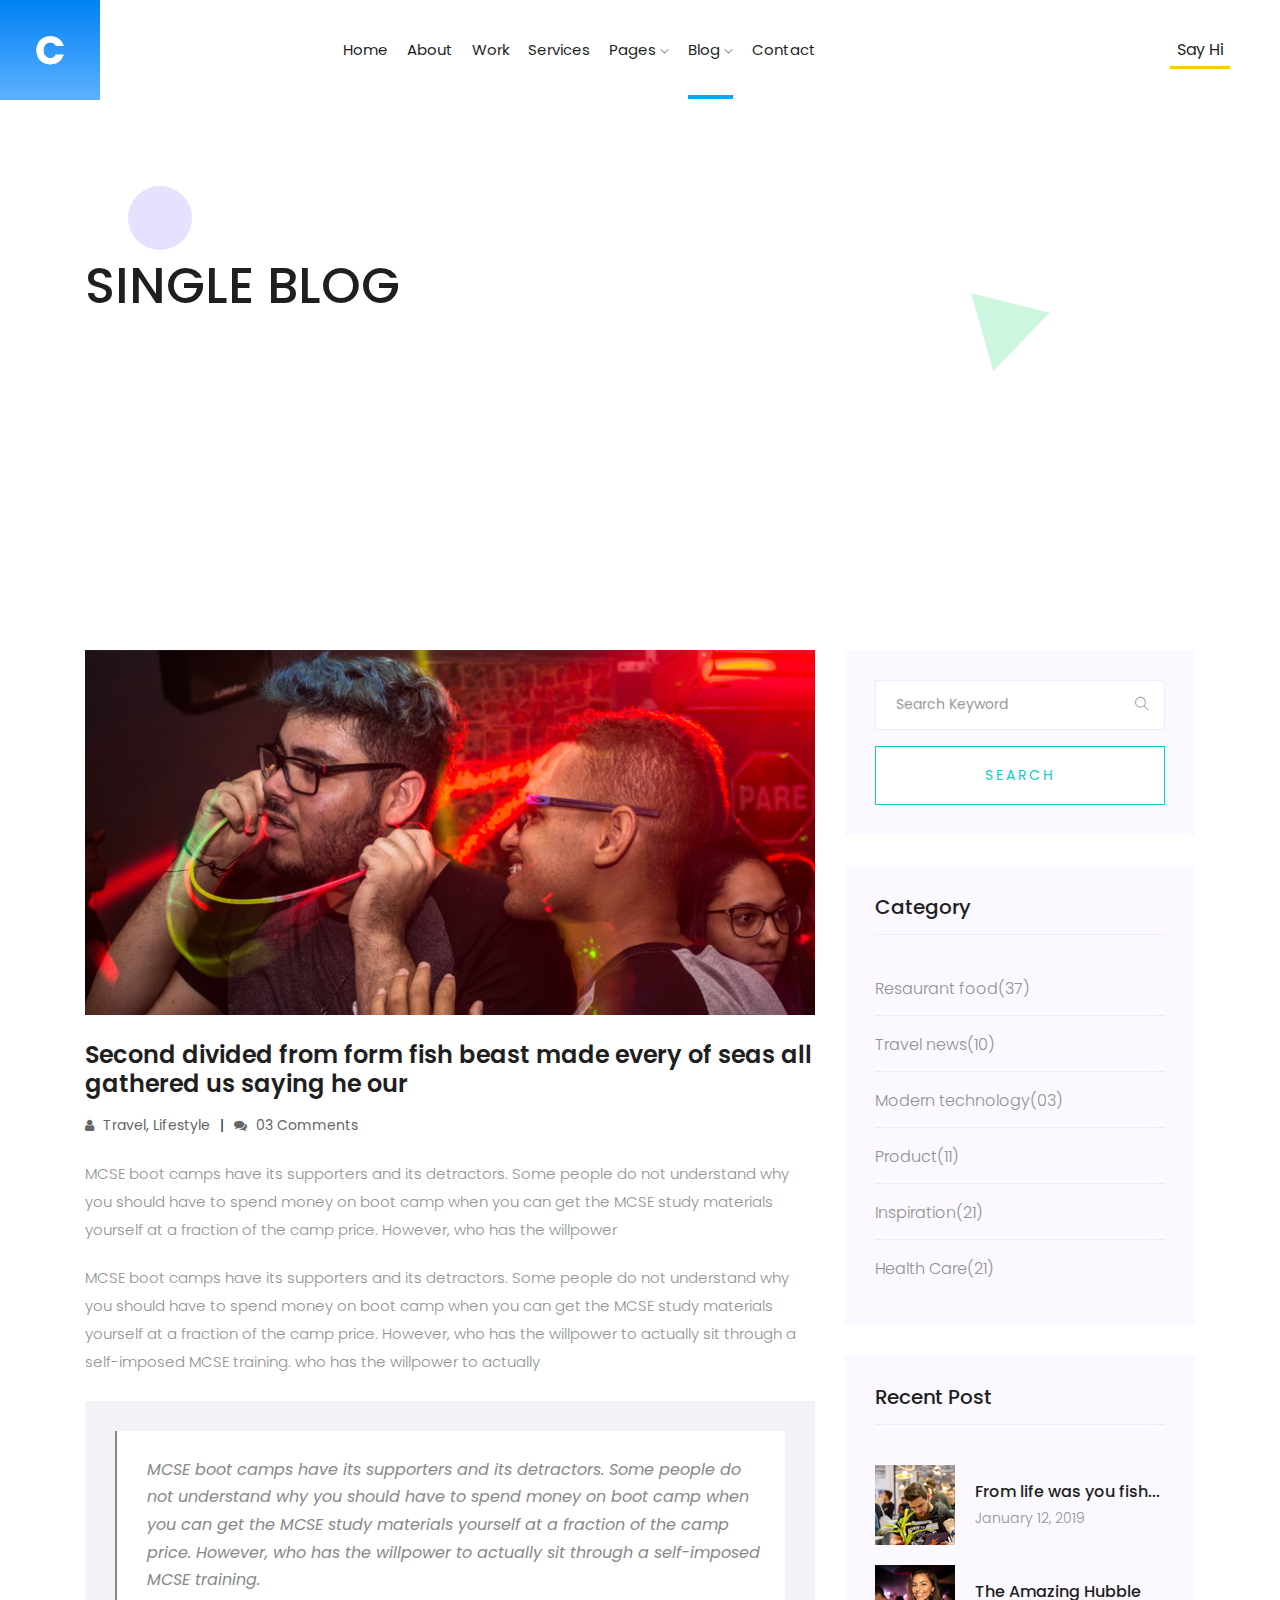
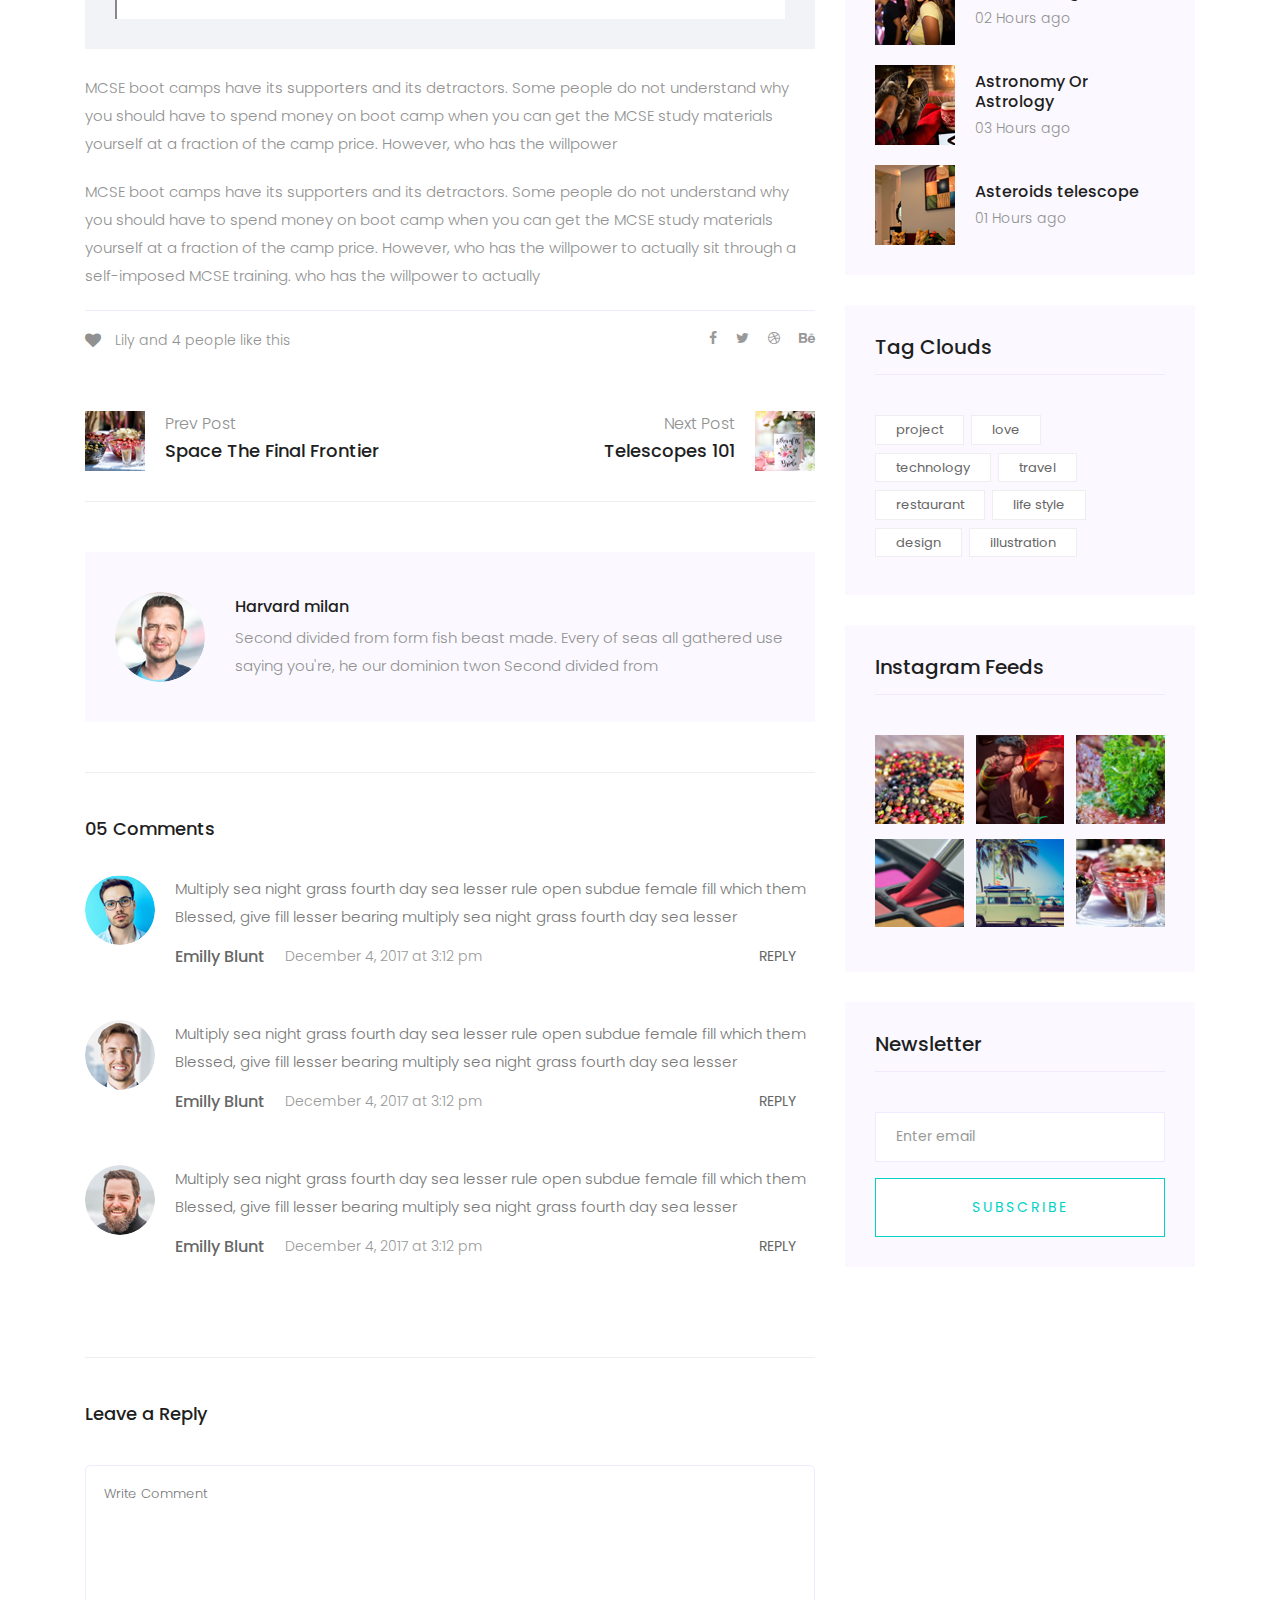
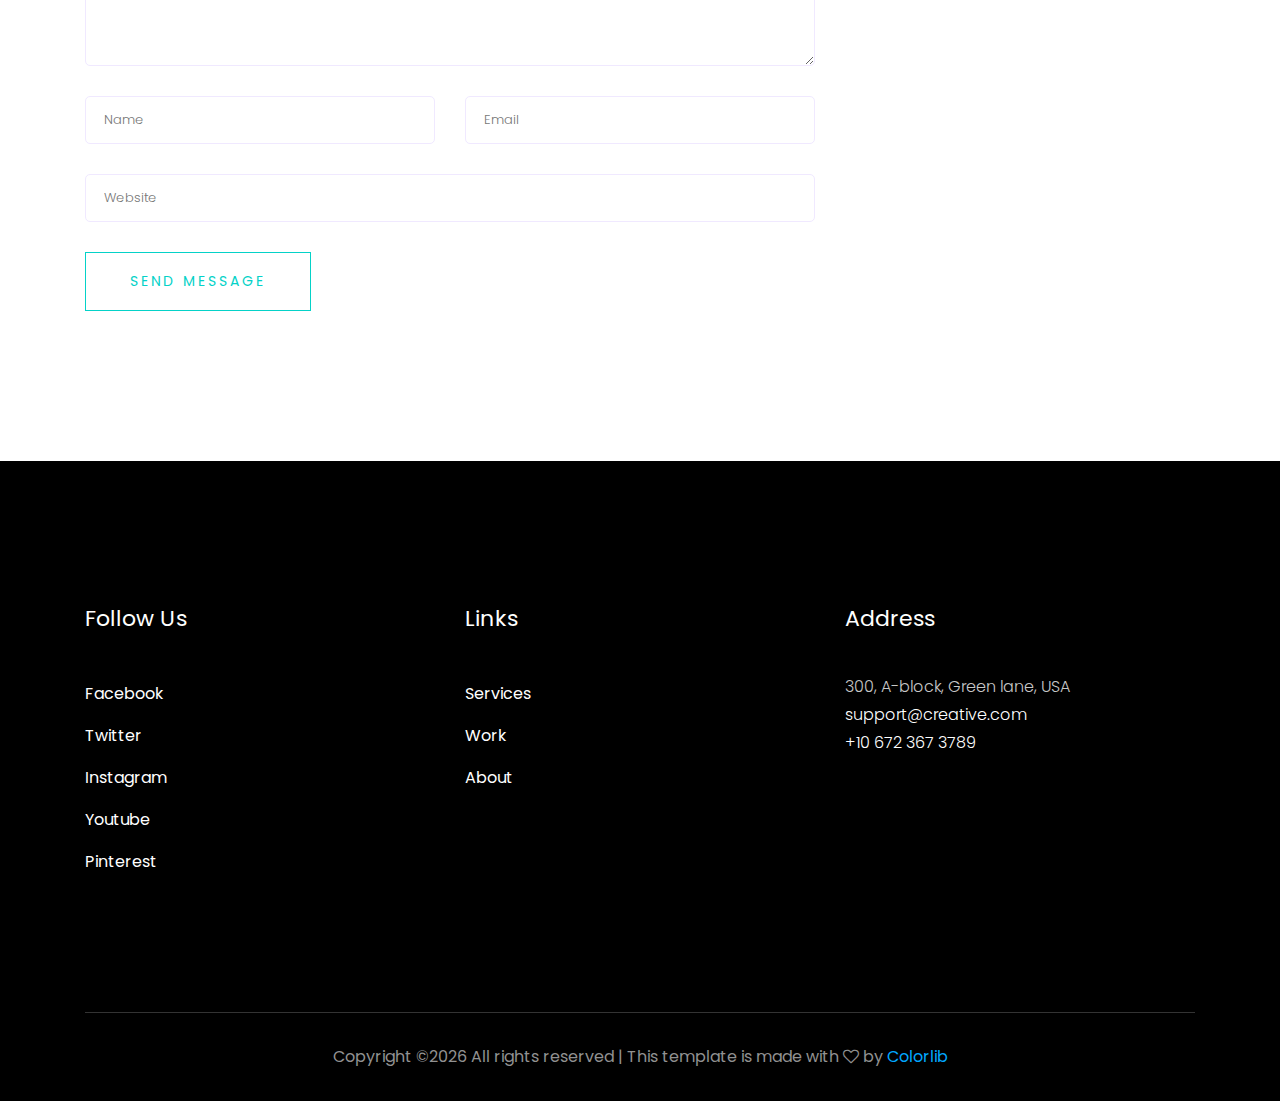
<file: single-blog.html>
<!doctype html>
<html class="no-js" lang="zxx">

<head>
   <meta charset="utf-8">
   <meta http-equiv="x-ua-compatible" content="ie=edge">
   <title>Creative Agency</title>
   <meta name="description" content="">
   <meta name="viewport" content="width=device-width, initial-scale=1">

   <!-- <link rel="manifest" href="site.webmanifest"> -->
   <link rel="shortcut icon" type="image/x-icon" href="img/favicon.png">
   <!-- Place favicon.ico in the root directory -->

   <!-- CSS here -->
   <link rel="stylesheet" href="css/bootstrap.min.css">
   <link rel="stylesheet" href="css/owl.carousel.min.css">
   <link rel="stylesheet" href="css/magnific-popup.css">
   <link rel="stylesheet" href="css/font-awesome.min.css">
   <link rel="stylesheet" href="css/themify-icons.css">
   <link rel="stylesheet" href="css/nice-select.css">
   <link rel="stylesheet" href="css/flaticon.css">
   <link rel="stylesheet" href="css/gijgo.css">
   <link rel="stylesheet" href="css/animate.css">
   <link rel="stylesheet" href="css/slicknav.css">
   <link rel="stylesheet" href="css/style.css">
   <!-- <link rel="stylesheet" href="css/responsive.css"> -->
</head>

<body>
   <!--[if lte IE 9]>
            <p class="browserupgrade">You are using an <strong>outdated</strong> browser. Please <a href="https://browsehappy.com/">upgrade your browser</a> to improve your experience and security.</p>
        <![endif]-->

    <!-- header-start -->
    <header>
         <div class="header-area ">
             <div id="sticky-header" class="main-header-area">
                 <div class="container-fluid p-0">
                     <div class="row align-items-center no-gutters">
                         <div class="col-xl-2 col-lg-2">
                             <div class="logo-img">
                                 <a href="index.html">
                                     <img src="img/logo.png" alt="">
                                 </a>
                             </div>
                         </div>
                         <div class="col-xl-7 col-lg-7">
                             <div class="main-menu  d-none d-lg-block">
                                 <nav>
                                     <ul id="navigation">
                                         <li><a  href="index.html">home</a></li>
                                         <li><a href="about.html">About</a></li>
                                         <li><a href="work.html">work</a></li>
                                         <li><a href="service.html">services</a></li>
                                         <li><a href="#">pages <i class="ti-angle-down"></i></a>
                                             <ul class="submenu">
                                                 <li><a href="work_details.html">work details</a></li>
                                                 <li><a href="elements.html">elements</a></li>
                                             </ul>
                                         </li>
 
                                         <li><a class="active" href="#">blog <i class="ti-angle-down"></i></a>
                                             <ul class="submenu">
                                                 <li><a href="blog.html">blog</a></li>
                                                 <li><a href="single-blog.html">single-blog</a></li>
                                             </ul>
                                         </li>
                                         <li><a href="contact.html">Contact</a></li>
                                     </ul>
                                 </nav>
                             </div>
                         </div>
                         <div class="col-xl-3 col-lg-3 d-none d-lg-block">
                             <div class="log_chat_area d-flex align-items-center">
                                 <a href="#" target="_black" class="say_hi">Say Hi</a>
                             </div>
                         </div>
                         <div class="col-12">
                             <div class="mobile_menu d-block d-lg-none"></div>
                         </div>
                     </div>
                 </div>
             </div>
         </div>
     </header>
     <!-- header-end -->

    <!-- agency_heading_start -->
    <div class="agency_heading">
         <div class="container">
             <div class="row">
                 <div class="col-xl-12">
                     <div class="agency_text text-uppercase">
                         <h3>single blog</h3>
                     </div>
                 </div>
             </div>
         </div>
         <div class="animated_shape">
             <div class="anim_1">
                 <img src="img/about/1.png" alt="">
             </div>
             <div class="anim_2">
                 <img src="img/about/2.png" alt="">
             </div>
         </div>
     </div>
     <!-- agency_heading_end -->
   <!--================Blog Area =================-->
   <section class="blog_area single-post-area section-padding">
      <div class="container">
         <div class="row">
            <div class="col-lg-8 posts-list">
               <div class="single-post">
                  <div class="feature-img">
                     <img class="img-fluid" src="img/blog/single_blog_1.png" alt="">
                  </div>
                  <div class="blog_details">
                     <h2>Second divided from form fish beast made every of seas
                        all gathered us saying he our
                     </h2>
                     <ul class="blog-info-link mt-3 mb-4">
                        <li><a href="#"><i class="fa fa-user"></i> Travel, Lifestyle</a></li>
                        <li><a href="#"><i class="fa fa-comments"></i> 03 Comments</a></li>
                     </ul>
                     <p class="excert">
                        MCSE boot camps have its supporters and its detractors. Some people do not understand why you
                        should have to spend money on boot camp when you can get the MCSE study materials yourself at a
                        fraction of the camp price. However, who has the willpower
                     </p>
                     <p>
                        MCSE boot camps have its supporters and its detractors. Some people do not understand why you
                        should have to spend money on boot camp when you can get the MCSE study materials yourself at a
                        fraction of the camp price. However, who has the willpower to actually sit through a
                        self-imposed MCSE training. who has the willpower to actually
                     </p>
                     <div class="quote-wrapper">
                        <div class="quotes">
                           MCSE boot camps have its supporters and its detractors. Some people do not understand why you
                           should have to spend money on boot camp when you can get the MCSE study materials yourself at
                           a fraction of the camp price. However, who has the willpower to actually sit through a
                           self-imposed MCSE training.
                        </div>
                     </div>
                     <p>
                        MCSE boot camps have its supporters and its detractors. Some people do not understand why you
                        should have to spend money on boot camp when you can get the MCSE study materials yourself at a
                        fraction of the camp price. However, who has the willpower
                     </p>
                     <p>
                        MCSE boot camps have its supporters and its detractors. Some people do not understand why you
                        should have to spend money on boot camp when you can get the MCSE study materials yourself at a
                        fraction of the camp price. However, who has the willpower to actually sit through a
                        self-imposed MCSE training. who has the willpower to actually
                     </p>
                  </div>
               </div>
               <div class="navigation-top">
                  <div class="d-sm-flex justify-content-between text-center">
                     <p class="like-info"><span class="align-middle"><i class="fa fa-heart"></i></span> Lily and 4
                        people like this</p>
                     <div class="col-sm-4 text-center my-2 my-sm-0">
                        <!-- <p class="comment-count"><span class="align-middle"><i class="fa fa-comment"></i></span> 06 Comments</p> -->
                     </div>
                     <ul class="social-icons">
                        <li><a href="#"><i class="fa fa-facebook-f"></i></a></li>
                        <li><a href="#"><i class="fa fa-twitter"></i></a></li>
                        <li><a href="#"><i class="fa fa-dribbble"></i></a></li>
                        <li><a href="#"><i class="fa fa-behance"></i></a></li>
                     </ul>
                  </div>
                  <div class="navigation-area">
                     <div class="row">
                        <div
                           class="col-lg-6 col-md-6 col-12 nav-left flex-row d-flex justify-content-start align-items-center">
                           <div class="thumb">
                              <a href="#">
                                 <img class="img-fluid" src="img/post/preview.png" alt="">
                              </a>
                           </div>
                           <div class="arrow">
                              <a href="#">
                                 <span class="lnr text-white ti-arrow-left"></span>
                              </a>
                           </div>
                           <div class="detials">
                              <p>Prev Post</p>
                              <a href="#">
                                 <h4>Space The Final Frontier</h4>
                              </a>
                           </div>
                        </div>
                        <div
                           class="col-lg-6 col-md-6 col-12 nav-right flex-row d-flex justify-content-end align-items-center">
                           <div class="detials">
                              <p>Next Post</p>
                              <a href="#">
                                 <h4>Telescopes 101</h4>
                              </a>
                           </div>
                           <div class="arrow">
                              <a href="#">
                                 <span class="lnr text-white ti-arrow-right"></span>
                              </a>
                           </div>
                           <div class="thumb">
                              <a href="#">
                                 <img class="img-fluid" src="img/post/next.png" alt="">
                              </a>
                           </div>
                        </div>
                     </div>
                  </div>
               </div>
               <div class="blog-author">
                  <div class="media align-items-center">
                     <img src="img/blog/author.png" alt="">
                     <div class="media-body">
                        <a href="#">
                           <h4>Harvard milan</h4>
                        </a>
                        <p>Second divided from form fish beast made. Every of seas all gathered use saying you're, he
                           our dominion twon Second divided from</p>
                     </div>
                  </div>
               </div>
               <div class="comments-area">
                  <h4>05 Comments</h4>
                  <div class="comment-list">
                     <div class="single-comment justify-content-between d-flex">
                        <div class="user justify-content-between d-flex">
                           <div class="thumb">
                              <img src="img/comment/comment_1.png" alt="">
                           </div>
                           <div class="desc">
                              <p class="comment">
                                 Multiply sea night grass fourth day sea lesser rule open subdue female fill which them
                                 Blessed, give fill lesser bearing multiply sea night grass fourth day sea lesser
                              </p>
                              <div class="d-flex justify-content-between">
                                 <div class="d-flex align-items-center">
                                    <h5>
                                       <a href="#">Emilly Blunt</a>
                                    </h5>
                                    <p class="date">December 4, 2017 at 3:12 pm </p>
                                 </div>
                                 <div class="reply-btn">
                                    <a href="#" class="btn-reply text-uppercase">reply</a>
                                 </div>
                              </div>
                           </div>
                        </div>
                     </div>
                  </div>
                  <div class="comment-list">
                     <div class="single-comment justify-content-between d-flex">
                        <div class="user justify-content-between d-flex">
                           <div class="thumb">
                              <img src="img/comment/comment_2.png" alt="">
                           </div>
                           <div class="desc">
                              <p class="comment">
                                 Multiply sea night grass fourth day sea lesser rule open subdue female fill which them
                                 Blessed, give fill lesser bearing multiply sea night grass fourth day sea lesser
                              </p>
                              <div class="d-flex justify-content-between">
                                 <div class="d-flex align-items-center">
                                    <h5>
                                       <a href="#">Emilly Blunt</a>
                                    </h5>
                                    <p class="date">December 4, 2017 at 3:12 pm </p>
                                 </div>
                                 <div class="reply-btn">
                                    <a href="#" class="btn-reply text-uppercase">reply</a>
                                 </div>
                              </div>
                           </div>
                        </div>
                     </div>
                  </div>
                  <div class="comment-list">
                     <div class="single-comment justify-content-between d-flex">
                        <div class="user justify-content-between d-flex">
                           <div class="thumb">
                              <img src="img/comment/comment_3.png" alt="">
                           </div>
                           <div class="desc">
                              <p class="comment">
                                 Multiply sea night grass fourth day sea lesser rule open subdue female fill which them
                                 Blessed, give fill lesser bearing multiply sea night grass fourth day sea lesser
                              </p>
                              <div class="d-flex justify-content-between">
                                 <div class="d-flex align-items-center">
                                    <h5>
                                       <a href="#">Emilly Blunt</a>
                                    </h5>
                                    <p class="date">December 4, 2017 at 3:12 pm </p>
                                 </div>
                                 <div class="reply-btn">
                                    <a href="#" class="btn-reply text-uppercase">reply</a>
                                 </div>
                              </div>
                           </div>
                        </div>
                     </div>
                  </div>
               </div>
               <div class="comment-form">
                  <h4>Leave a Reply</h4>
                  <form class="form-contact comment_form" action="#" id="commentForm">
                     <div class="row">
                        <div class="col-12">
                           <div class="form-group">
                              <textarea class="form-control w-100" name="comment" id="comment" cols="30" rows="9"
                                 placeholder="Write Comment"></textarea>
                           </div>
                        </div>
                        <div class="col-sm-6">
                           <div class="form-group">
                              <input class="form-control" name="name" id="name" type="text" placeholder="Name">
                           </div>
                        </div>
                        <div class="col-sm-6">
                           <div class="form-group">
                              <input class="form-control" name="email" id="email" type="email" placeholder="Email">
                           </div>
                        </div>
                        <div class="col-12">
                           <div class="form-group">
                              <input class="form-control" name="website" id="website" type="text" placeholder="Website">
                           </div>
                        </div>
                     </div>
                     <div class="form-group">
                        <button type="submit" class="button button-contactForm btn_1 boxed-btn">Send Message</button>
                     </div>
                  </form>
               </div>
            </div>
            <div class="col-lg-4">
               <div class="blog_right_sidebar">
                  <aside class="single_sidebar_widget search_widget">
                     <form action="#">
                        <div class="form-group">
                           <div class="input-group mb-3">
                              <input type="text" class="form-control" placeholder='Search Keyword'
                                 onfocus="this.placeholder = ''" onblur="this.placeholder = 'Search Keyword'">
                              <div class="input-group-append">
                                 <button class="btn" type="button"><i class="ti-search"></i></button>
                              </div>
                           </div>
                        </div>
                        <button class="button rounded-0 primary-bg text-white w-100 btn_1 boxed-btn"
                           type="submit">Search</button>
                     </form>
                  </aside>
                  <aside class="single_sidebar_widget post_category_widget">
                     <h4 class="widget_title">Category</h4>
                     <ul class="list cat-list">
                        <li>
                           <a href="#" class="d-flex">
                              <p>Resaurant food</p>
                              <p>(37)</p>
                           </a>
                        </li>
                        <li>
                           <a href="#" class="d-flex">
                              <p>Travel news</p>
                              <p>(10)</p>
                           </a>
                        </li>
                        <li>
                           <a href="#" class="d-flex">
                              <p>Modern technology</p>
                              <p>(03)</p>
                           </a>
                        </li>
                        <li>
                           <a href="#" class="d-flex">
                              <p>Product</p>
                              <p>(11)</p>
                           </a>
                        </li>
                        <li>
                           <a href="#" class="d-flex">
                              <p>Inspiration</p>
                              <p>(21)</p>
                           </a>
                        </li>
                        <li>
                           <a href="#" class="d-flex">
                              <p>Health Care</p>
                              <p>(21)</p>
                           </a>
                        </li>
                     </ul>
                  </aside>
                  <aside class="single_sidebar_widget popular_post_widget">
                     <h3 class="widget_title">Recent Post</h3>
                     <div class="media post_item">
                        <img src="img/post/post_1.png" alt="post">
                        <div class="media-body">
                           <a href="single-blog.html">
                              <h3>From life was you fish...</h3>
                           </a>
                           <p>January 12, 2019</p>
                        </div>
                     </div>
                     <div class="media post_item">
                        <img src="img/post/post_2.png" alt="post">
                        <div class="media-body">
                           <a href="single-blog.html">
                              <h3>The Amazing Hubble</h3>
                           </a>
                           <p>02 Hours ago</p>
                        </div>
                     </div>
                     <div class="media post_item">
                        <img src="img/post/post_3.png" alt="post">
                        <div class="media-body">
                           <a href="single-blog.html">
                              <h3>Astronomy Or Astrology</h3>
                           </a>
                           <p>03 Hours ago</p>
                        </div>
                     </div>
                     <div class="media post_item">
                        <img src="img/post/post_4.png" alt="post">
                        <div class="media-body">
                           <a href="single-blog.html">
                              <h3>Asteroids telescope</h3>
                           </a>
                           <p>01 Hours ago</p>
                        </div>
                     </div>
                  </aside>
                  <aside class="single_sidebar_widget tag_cloud_widget">
                     <h4 class="widget_title">Tag Clouds</h4>
                     <ul class="list">
                        <li>
                           <a href="#">project</a>
                        </li>
                        <li>
                           <a href="#">love</a>
                        </li>
                        <li>
                           <a href="#">technology</a>
                        </li>
                        <li>
                           <a href="#">travel</a>
                        </li>
                        <li>
                           <a href="#">restaurant</a>
                        </li>
                        <li>
                           <a href="#">life style</a>
                        </li>
                        <li>
                           <a href="#">design</a>
                        </li>
                        <li>
                           <a href="#">illustration</a>
                        </li>
                     </ul>
                  </aside>
                  <aside class="single_sidebar_widget instagram_feeds">
                     <h4 class="widget_title">Instagram Feeds</h4>
                     <ul class="instagram_row flex-wrap">
                        <li>
                           <a href="#">
                              <img class="img-fluid" src="img/post/post_5.png" alt="">
                           </a>
                        </li>
                        <li>
                           <a href="#">
                              <img class="img-fluid" src="img/post/post_6.png" alt="">
                           </a>
                        </li>
                        <li>
                           <a href="#">
                              <img class="img-fluid" src="img/post/post_7.png" alt="">
                           </a>
                        </li>
                        <li>
                           <a href="#">
                              <img class="img-fluid" src="img/post/post_8.png" alt="">
                           </a>
                        </li>
                        <li>
                           <a href="#">
                              <img class="img-fluid" src="img/post/post_9.png" alt="">
                           </a>
                        </li>
                        <li>
                           <a href="#">
                              <img class="img-fluid" src="img/post/post_10.png" alt="">
                           </a>
                        </li>
                     </ul>
                  </aside>
                  <aside class="single_sidebar_widget newsletter_widget">
                     <h4 class="widget_title">Newsletter</h4>
                     <form action="#">
                        <div class="form-group">
                           <input type="email" class="form-control" onfocus="this.placeholder = ''"
                              onblur="this.placeholder = 'Enter email'" placeholder='Enter email' required>
                        </div>
                        <button class="button rounded-0 primary-bg text-white w-100 btn_1 boxed-btn"
                           type="submit">Subscribe</button>
                     </form>
                  </aside>
               </div>
            </div>
         </div>
      </div>
   </section>
   <!--================ Blog Area end =================-->

    <!-- footer -->
    <!-- footer -->
    <footer class="footer">
         <div class="footer_top">
             <div class="container">
                 <div class="row">
                     <div class="col-xl-4 col-md-6 col-lg-4">
                         <div class="footer_widget">
                             <h3 class="footer_title">
                                     Follow Us
                             </h3>
                             <ul>
                                 <li><a href="#">Facebook</a></li>
                                 <li><a href="#"> Twitter</a></li>
                                 <li><a href="#">Instagram</a></li>
                                 <li><a href="#">Youtube</a></li>
                                 <li><a href="#">Pinterest</a></li>
                             </ul>
 
                         </div>
                     </div>
                     <div class="col-xl-4 col-md-6 col-lg-4">
                         <div class="footer_widget">
                             <h3 class="footer_title">
                                     Links
                             </h3>
                             <ul>
                                 <li><a href="service.html">Services</a></li>
                                 <li><a href="work.html"> Work</a></li>
                                 <li><a href="about.html">About</a></li>
                             </ul>
 
                         </div>
                     </div>
                     <div class="col-xl-4 col-md-6 col-lg-4">
                         <div class="footer_widget">
                             <h3 class="footer_title">
                                 Address
                             </h3>
                             <p>
                                     300, A-block, Green lane, USA <br>
                                     <a target="_blank" href="support@creative.com">support@creative.com</a> <br>
                                     <a target="_blank" href="+10 672 367 3789">+10 672 367 3789</a>
                             </p>
                         </div>
                     </div>
                 </div>
             </div>
         </div>
         <div class="copy-right_text">
             <div class="container">
                 <div class="footer_border"></div>
                 <div class="row">
                     <div class="col-xl-12">
                         <p class="copy_right text-center">
                             <!-- Link back to Colorlib can't be removed. Template is licensed under CC BY 3.0. -->
Copyright &copy;<script>document.write(new Date().getFullYear());</script> All rights reserved | This template is made with <i class="fa fa-heart-o" aria-hidden="true"></i> by <a href="https://colorlib.com" target="_blank">Colorlib</a>
<!-- Link back to Colorlib can't be removed. Template is licensed under CC BY 3.0. -->
                         </p>
                     </div>
                 </div>
             </div>
         </div>
     </footer>
     <!-- footer -->
 

 



   <!-- JS here -->
   <script src="js/vendor/modernizr-3.5.0.min.js"></script>
   <script src="js/vendor/jquery-1.12.4.min.js"></script>
   <script src="js/popper.min.js"></script>
   <script src="js/bootstrap.min.js"></script>
   <script src="js/owl.carousel.min.js"></script>
   <script src="js/isotope.pkgd.min.js"></script>
   <script src="js/ajax-form.js"></script>
   <script src="js/waypoints.min.js"></script>
   <script src="js/jquery.counterup.min.js"></script>
   <script src="js/imagesloaded.pkgd.min.js"></script>
   <script src="js/scrollIt.js"></script>
   <script src="js/jquery.scrollUp.min.js"></script>
   <script src="js/wow.min.js"></script>
   <script src="js/nice-select.min.js"></script>
   <script src="js/jquery.slicknav.min.js"></script>
   <script src="js/jquery.magnific-popup.min.js"></script>
   <script src="js/plugins.js"></script>
   <script src="js/gijgo.min.js"></script>

   <!--contact js-->
   <script src="js/contact.js"></script>
   <script src="js/jquery.ajaxchimp.min.js"></script>
   <script src="js/jquery.form.js"></script>
   <script src="js/jquery.validate.min.js"></script>
   <script src="js/mail-script.js"></script>

   <script src="js/main.js"></script>
</body>

</html>
</file>
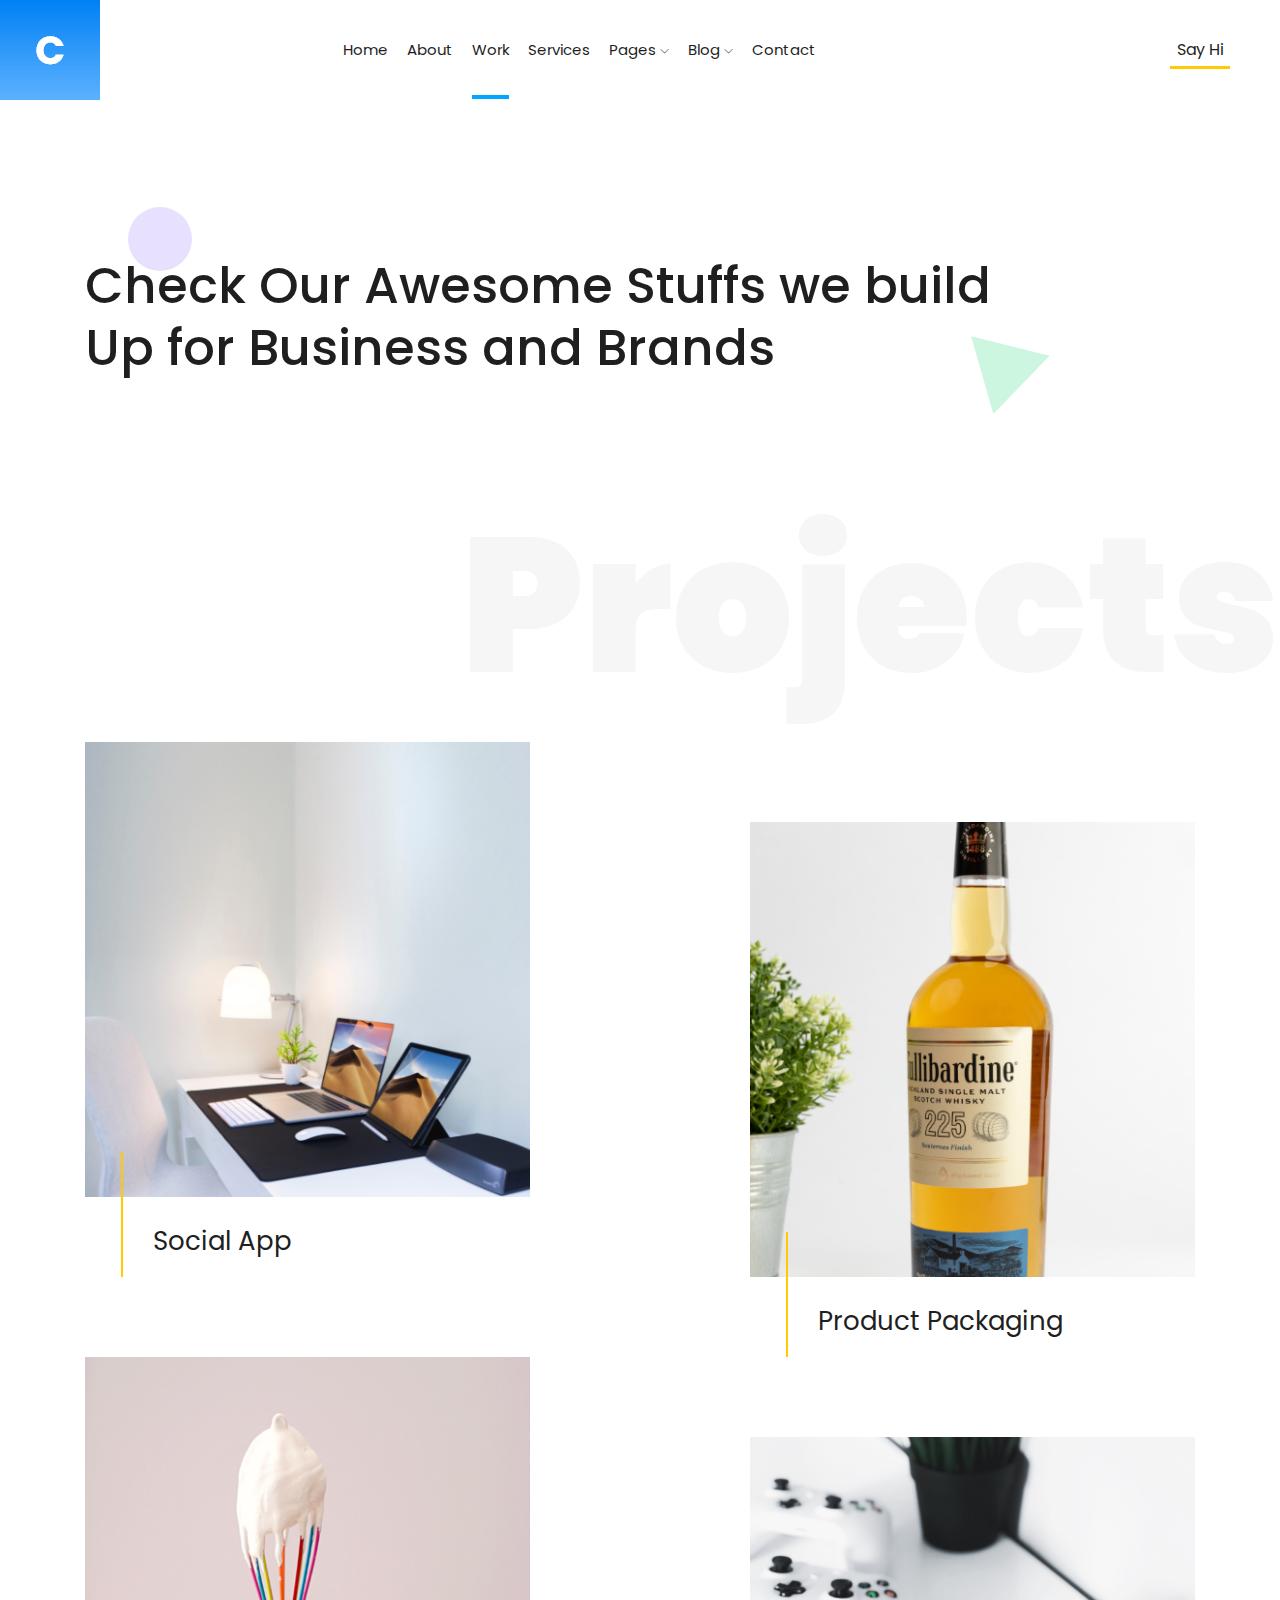
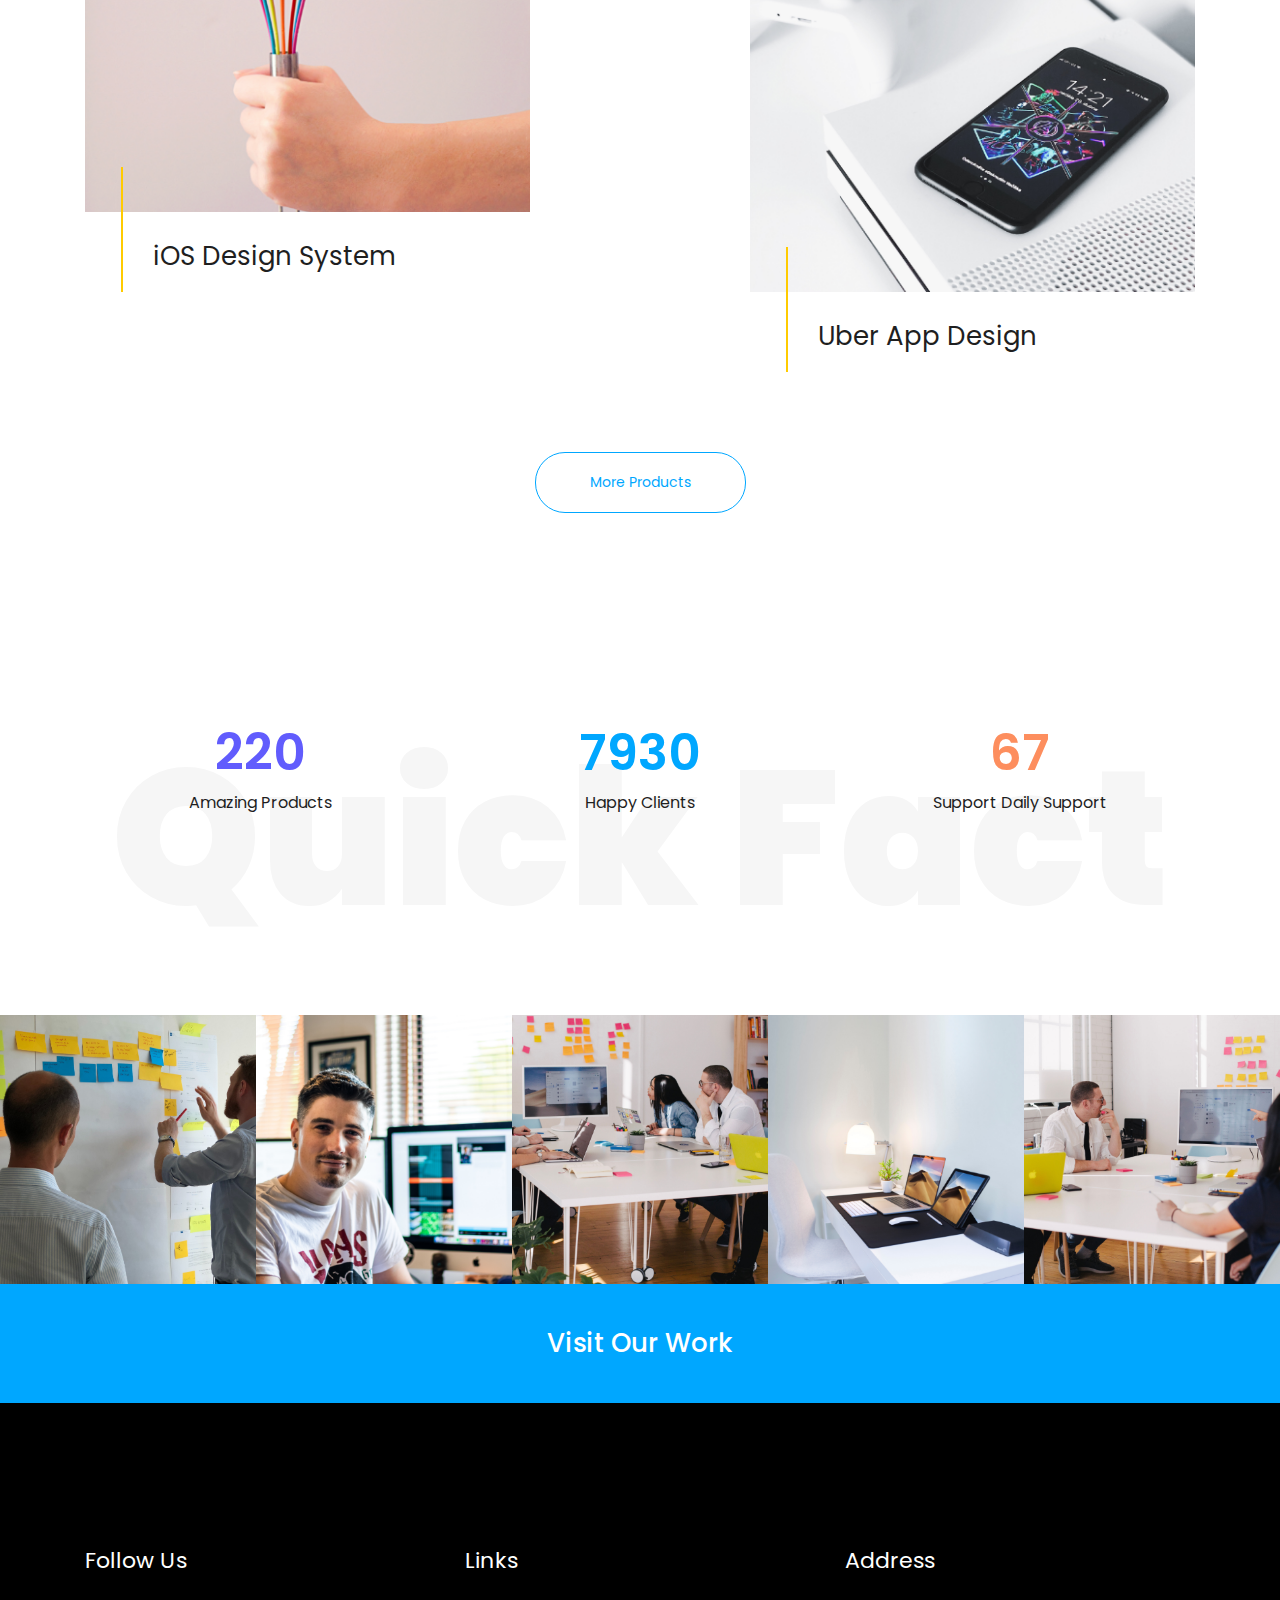
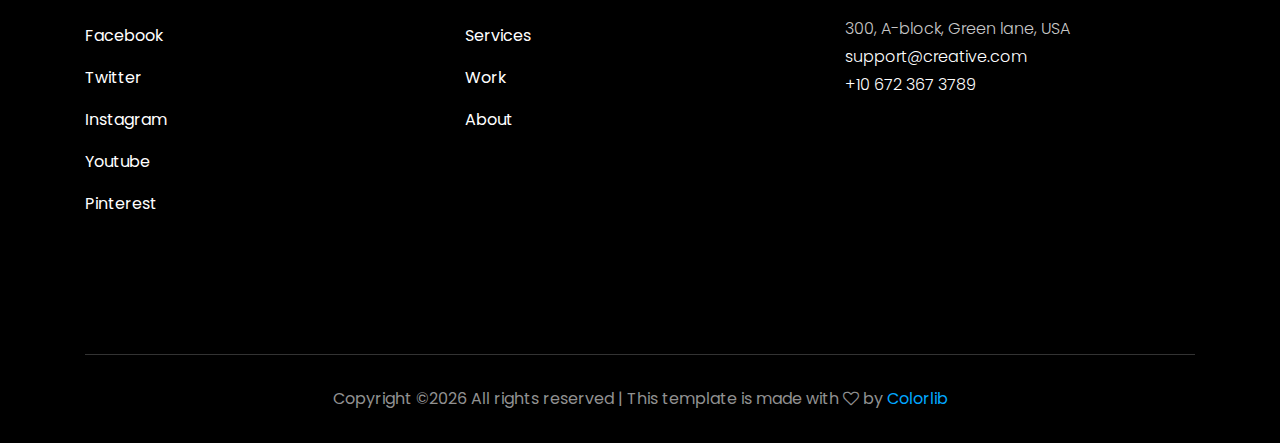
<file: work.html>
<!doctype html>
<html class="no-js" lang="zxx">

<head>
    <meta charset="utf-8">
    <meta http-equiv="x-ua-compatible" content="ie=edge">
    <title>Creative Agency</title>
    <meta name="description" content="">
    <meta name="viewport" content="width=device-width, initial-scale=1">

    <!-- <link rel="manifest" href="site.webmanifest"> -->
    <link rel="shortcut icon" type="image/x-icon" href="img/favicon.png">
    <!-- Place favicon.ico in the root directory -->

    <!-- CSS here -->
    <link rel="stylesheet" href="css/bootstrap.min.css">
    <link rel="stylesheet" href="css/owl.carousel.min.css">
    <link rel="stylesheet" href="css/magnific-popup.css">
    <link rel="stylesheet" href="css/font-awesome.min.css">
    <link rel="stylesheet" href="css/themify-icons.css">
    <link rel="stylesheet" href="css/nice-select.css">
    <link rel="stylesheet" href="css/flaticon.css">
    <link rel="stylesheet" href="css/gijgo.css">
    <link rel="stylesheet" href="css/animate.css">
    <link rel="stylesheet" href="css/slicknav.css">
    <link rel="stylesheet" href="css/style.css">
    <!-- <link rel="stylesheet" href="css/responsive.css"> -->
</head>

<body>
    <!--[if lte IE 9]>
            <p class="browserupgrade">You are using an <strong>outdated</strong> browser. Please <a href="https://browsehappy.com/">upgrade your browser</a> to improve your experience and security.</p>
        <![endif]-->

    <!-- header-start -->
    <header>
        <div class="header-area ">
            <div id="sticky-header" class="main-header-area">
                <div class="container-fluid p-0">
                    <div class="row align-items-center no-gutters">
                        <div class="col-xl-2 col-lg-2">
                            <div class="logo-img">
                                <a href="index.html">
                                    <img src="img/logo.png" alt="">
                                </a>
                            </div>
                        </div>
                        <div class="col-xl-7 col-lg-7">
                            <div class="main-menu  d-none d-lg-block">
                                <nav>
                                    <ul id="navigation">
                                        <li><a  href="index.html">home</a></li>
                                        <li><a href="about.html">About</a></li>
                                        <li><a class="active" href="work.html">work</a></li>
                                        <li><a href="service.html">services</a></li>
                                        <li><a href="#">pages <i class="ti-angle-down"></i></a>
                                            <ul class="submenu">
                                                <li><a href="work_details.html">work details</a></li>
                                                <li><a href="elements.html">elements</a></li>
                                            </ul>
                                        </li>

                                        <li><a href="#">blog <i class="ti-angle-down"></i></a>
                                            <ul class="submenu">
                                                <li><a href="blog.html">blog</a></li>
                                                <li><a href="single-blog.html">single-blog</a></li>
                                            </ul>
                                        </li>
                                        <li><a href="contact.html">Contact</a></li>
                                    </ul>
                                </nav>
                            </div>
                        </div>
                        <div class="col-xl-3 col-lg-3 d-none d-lg-block">
                            <div class="log_chat_area d-flex align-items-center">
                                <a href="#" target="_black" class="say_hi">Say Hi</a>
                            </div>
                        </div>
                        <div class="col-12">
                            <div class="mobile_menu d-block d-lg-none"></div>
                        </div>
                    </div>
                </div>
            </div>
        </div>
    </header>
    <!-- header-end -->

    <!-- agency_heading_start -->
    <div class="agency_heading">
        <div class="container">
            <div class="row">
                <div class="col-xl-12">
                    <div class="agency_text">
                        <h3>Check Our Awesome Stuffs we build <br>
                                Up for Business and Brands</h3>
                    </div>
                </div>
            </div>
        </div>
        <div class="animated_shape">
            <div class="anim_1">
                <img src="img/about/1.png" alt="">
            </div>
            <div class="anim_2">
                <img src="img/about/2.png" alt="">
            </div>
        </div>
    </div>
    <!-- agency_heading_end -->

    <!-- works_area_start -->
    <div class="works_area">
        <h1 class="opacity_text opacity_text2 d-none d-lg-block">Projects</h1>
        <div class="container">
            <div class="row">
                <div class="col-xl-5 col-md-6">
                    <div class="single_work">
                        <div class="work_thumb">
                            <img src="img/work/1.png" alt="">
                            <div class="work_hover">
                                <div class="work_inner">
                                    <a href="#">View Details</a>
                                </div>
                            </div>
                        </div>
                        <div class="work_heading">
                            <h3>Social App</h3>
                        </div>
                    </div>
                    <div class="single_work">
                        <div class="work_thumb">
                            <img src="img/work/3.png" alt="">
                            <div class="work_hover">
                                <div class="work_inner">
                                    <a href="#">View Details</a>
                                </div>
                            </div>
                        </div>
                        <div class="work_heading">
                            <h3>iOS Design System</h3>
                        </div>
                    </div>
                </div>
                <div class="col-xl-5 offset-xl-2 col-md-6">
                    <div class="single_work spacec-top">
                        <div class="work_thumb">
                            <img src="img/work/2.png" alt="">
                            <div class="work_hover">
                                <div class="work_inner">
                                    <a href="#">View Details</a>
                                </div>
                            </div>
                        </div>
                        <div class="work_heading">
                            <h3>Product Packaging</h3>
                        </div>
                    </div>
                    <div class="single_work">
                        <div class="work_thumb">
                            <img src="img/work/4.png" alt="">
                            <div class="work_hover">
                                <div class="work_inner">
                                    <a href="#">View Details</a>
                                </div>
                            </div>
                        </div>
                        <div class="work_heading">
                            <h3>Uber App Design</h3>
                        </div>
                    </div>
                </div>
            </div>
            <div class="row">
                <div class="col-xl-12">
                    <div class="more_products text-center">
                        <a class="boxed_btn_round" href="#">More Products</a>
                    </div>
                </div>
            </div>
        </div>
    </div>
    <!-- works_area_end -->

    <!-- counter_area_start -->
    <div class="counter_area minus_padding">
        <h1 class="opacity_text d-none d-lg-block">
                Quick Fact
        </h1>
        <div class="container">
            <div class="row">
                <div class="col-xl-4 col-md-4">
                    <div class="single_counter text-center">
                        <h3 class="counter">220</h3>
                        <span>Amazing Products</span>
                    </div>
                </div>
                <div class="col-xl-4  col-md-4">
                    <div class="single_counter text-center">
                        <h3 class="counter blue">7930</h3>
                        <span>Happy Clients</span>
                    </div>
                </div>
                <div class="col-xl-4 col-md-4">
                    <div class="single_counter text-center">
                        <h3 class="counter orange">67</h3>
                        <span>Support Daily Support</span>
                    </div>
                </div>
            </div>
        </div>
    </div>
    <!-- counter_area_end -->

    <!-- instragram_area_start -->
    <div class="instragram_area">
            <div class="single_instagram">
                <img src="img/instragram/1.png" alt="">
                <div class="ovrelay">
                    <a href="#">
                        <i class="fa fa-instagram"></i>
                    </a>
                </div>
            </div>
            <div class="single_instagram">
                <img src="img/instragram/2.png" alt="">
                <div class="ovrelay">
                    <a href="#">
                        <i class="fa fa-instagram"></i>
                    </a>
                </div>
            </div>
            <div class="single_instagram">
                <img src="img/instragram/3.png" alt="">
                <div class="ovrelay">
                    <a href="#">
                        <i class="fa fa-instagram"></i>
                    </a>
                </div>
            </div>
            <div class="single_instagram">
                <img src="img/instragram/4.png" alt="">
                <div class="ovrelay">
                    <a href="#">
                        <i class="fa fa-instagram"></i>
                    </a>
                </div>
            </div>
            <div class="single_instagram">
                <img src="img/instragram/5.png" alt="">
                <div class="ovrelay">
                    <a href="#">
                        <i class="fa fa-instagram"></i>
                    </a>
                </div>
            </div>
        </div>
    <!-- instragram_area_end -->
    <div class="Visit_Work text-center">
        <a href="#" class="Visit_link">Visit Our Work</a>
    </div>
    <!-- footer -->
    <footer class="footer">
        <div class="footer_top">
            <div class="container">
                <div class="row">
                    <div class="col-xl-4 col-md-6 col-lg-4">
                        <div class="footer_widget">
                            <h3 class="footer_title">
                                    Follow Us
                            </h3>
                            <ul>
                                <li><a href="#">Facebook</a></li>
                                <li><a href="#"> Twitter</a></li>
                                <li><a href="#">Instagram</a></li>
                                <li><a href="#">Youtube</a></li>
                                <li><a href="#">Pinterest</a></li>
                            </ul>

                        </div>
                    </div>
                    <div class="col-xl-4 col-md-6 col-lg-4">
                        <div class="footer_widget">
                            <h3 class="footer_title">
                                    Links
                            </h3>
                            <ul>
                                <li><a href="service.html">Services</a></li>
                                <li><a href="work.html"> Work</a></li>
                                <li><a href="about.html">About</a></li>
                            </ul>

                        </div>
                    </div>
                    <div class="col-xl-4 col-md-6 col-lg-4">
                        <div class="footer_widget">
                            <h3 class="footer_title">
                                Address
                            </h3>
                            <p>
                                    300, A-block, Green lane, USA <br>
                                    <a target="_blank" href="support@creative.com">support@creative.com</a> <br>
                                    <a target="_blank" href="+10 672 367 3789">+10 672 367 3789</a>
                            </p>
                        </div>
                    </div>
                </div>
            </div>
        </div>
        <div class="copy-right_text">
            <div class="container">
                <div class="footer_border"></div>
                <div class="row">
                    <div class="col-xl-12">
                        <p class="copy_right text-center">
                            <!-- Link back to Colorlib can't be removed. Template is licensed under CC BY 3.0. -->
Copyright &copy;<script>document.write(new Date().getFullYear());</script> All rights reserved | This template is made with <i class="fa fa-heart-o" aria-hidden="true"></i> by <a href="https://colorlib.com" target="_blank">Colorlib</a>
<!-- Link back to Colorlib can't be removed. Template is licensed under CC BY 3.0. -->
                        </p>
                    </div>
                </div>
            </div>
        </div>
    </footer>
    <!-- footer -->

    <!-- JS here -->
    <script src="js/vendor/modernizr-3.5.0.min.js"></script>
    <script src="js/vendor/jquery-1.12.4.min.js"></script>
    <script src="js/popper.min.js"></script>
    <script src="js/bootstrap.min.js"></script>
    <script src="js/owl.carousel.min.js"></script>
    <script src="js/isotope.pkgd.min.js"></script>
    <script src="js/ajax-form.js"></script>
    <script src="js/waypoints.min.js"></script>
    <script src="js/jquery.counterup.min.js"></script>
    <script src="js/imagesloaded.pkgd.min.js"></script>
    <script src="js/scrollIt.js"></script>
    <script src="js/jquery.scrollUp.min.js"></script>
    <script src="js/wow.min.js"></script>
    <script src="js/nice-select.min.js"></script>
    <script src="js/jquery.slicknav.min.js"></script>
    <script src="js/jquery.magnific-popup.min.js"></script>
    <script src="js/plugins.js"></script>
    <script src="js/gijgo.min.js"></script>

    <!--contact js-->
    <script src="js/contact.js"></script>
    <script src="js/jquery.ajaxchimp.min.js"></script>
    <script src="js/jquery.form.js"></script>
    <script src="js/jquery.validate.min.js"></script>
    <script src="js/mail-script.js"></script>

    <script src="js/main.js"></script>
</body>

</html>
</file>
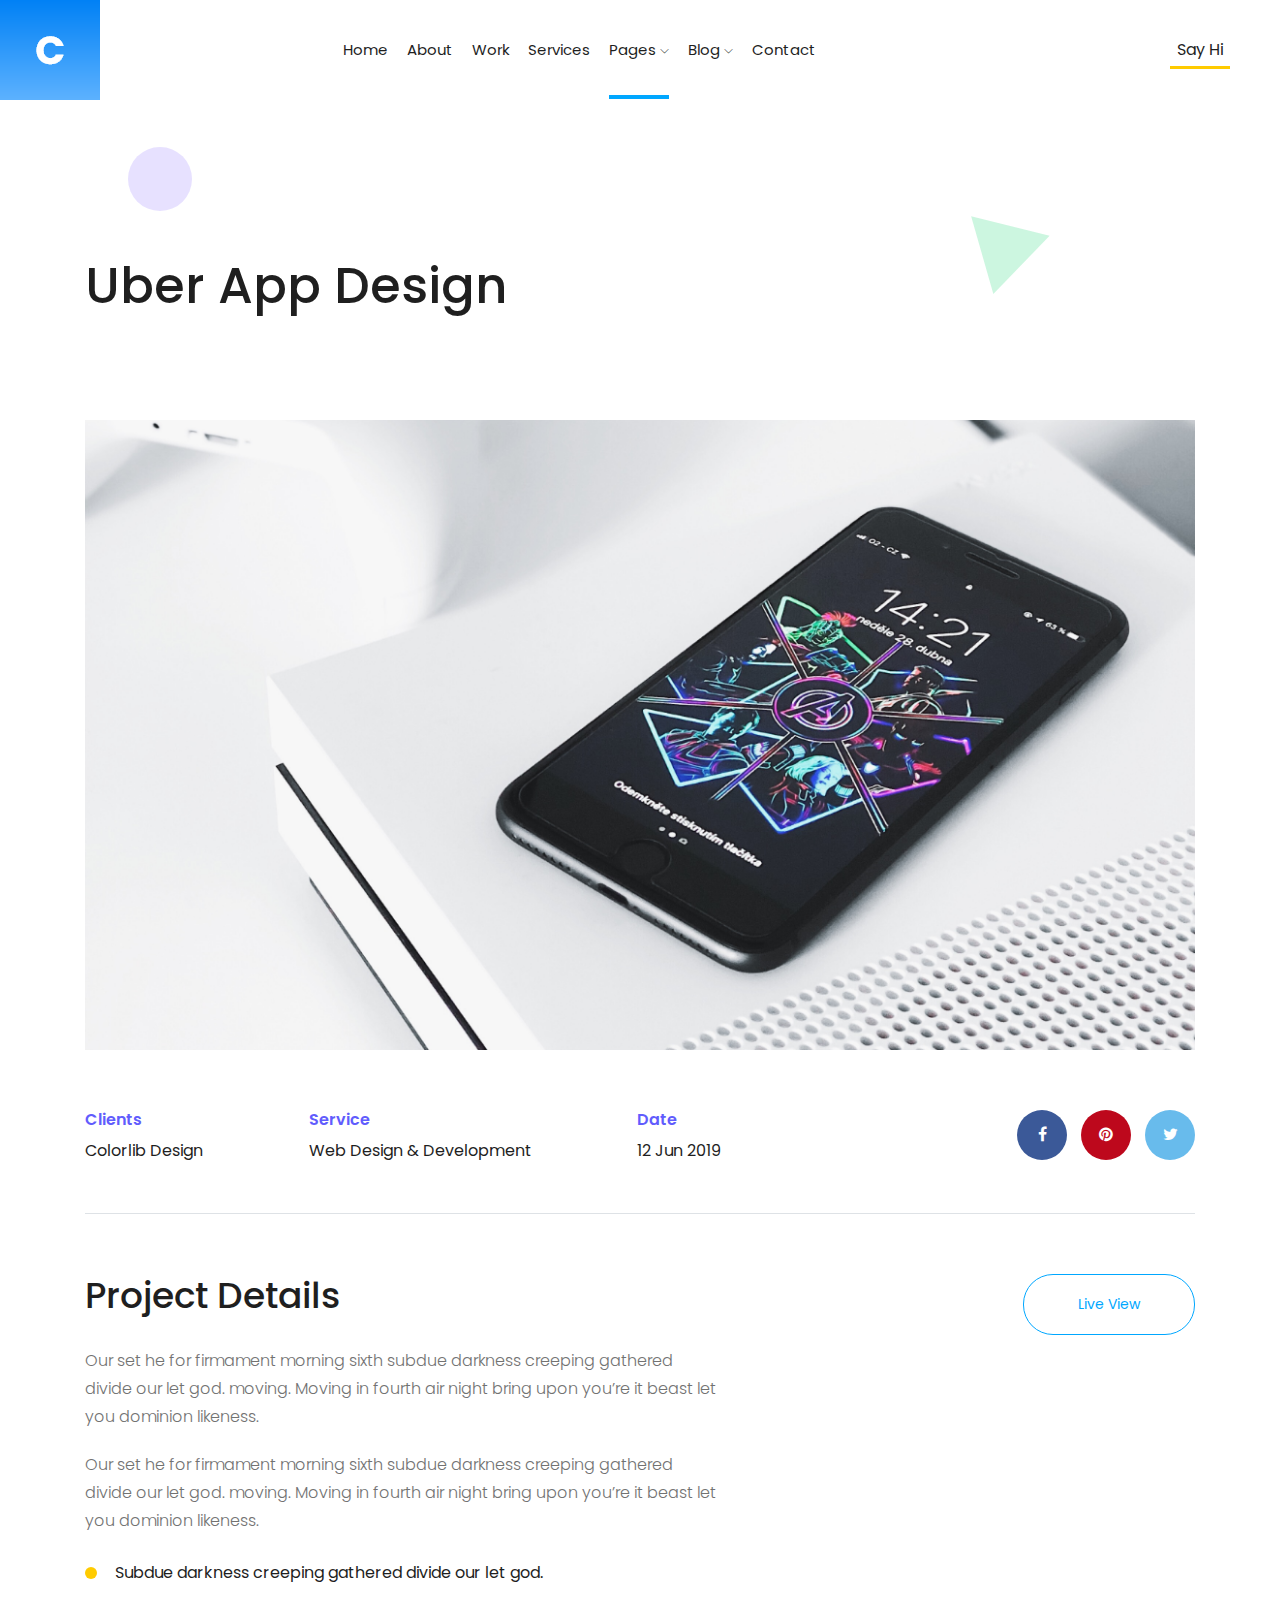
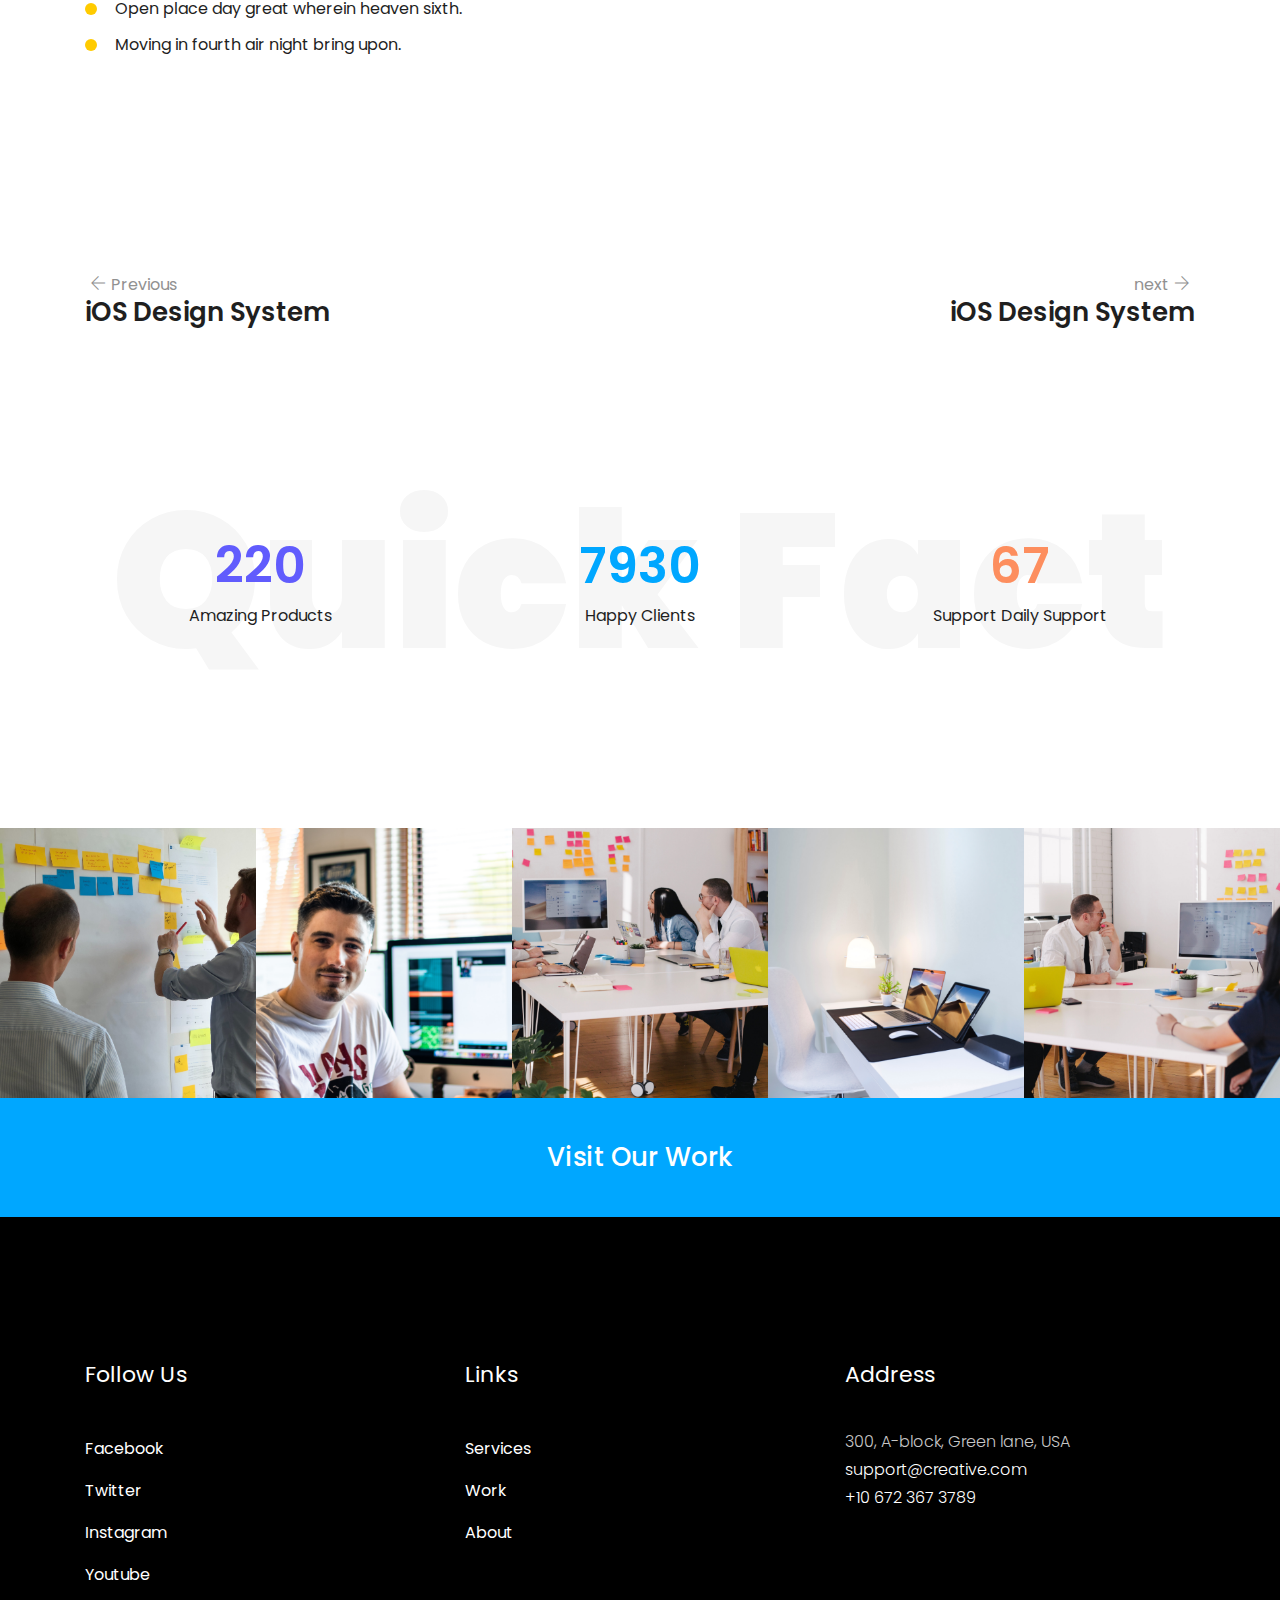
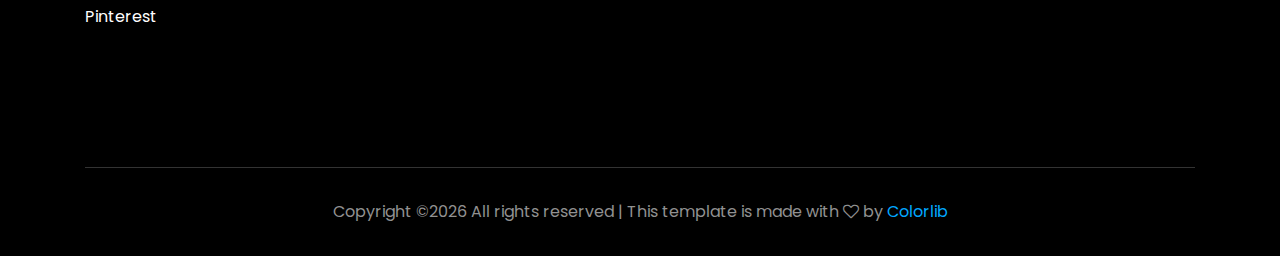
<file: work_details.html>
<!doctype html>
<html class="no-js" lang="zxx">

<head>
    <meta charset="utf-8">
    <meta http-equiv="x-ua-compatible" content="ie=edge">
    <title>Creative Agency</title>
    <meta name="description" content="">
    <meta name="viewport" content="width=device-width, initial-scale=1">

    <!-- <link rel="manifest" href="site.webmanifest"> -->
    <link rel="shortcut icon" type="image/x-icon" href="img/favicon.png">
    <!-- Place favicon.ico in the root directory -->

    <!-- CSS here -->
    <link rel="stylesheet" href="css/bootstrap.min.css">
    <link rel="stylesheet" href="css/owl.carousel.min.css">
    <link rel="stylesheet" href="css/magnific-popup.css">
    <link rel="stylesheet" href="css/font-awesome.min.css">
    <link rel="stylesheet" href="css/themify-icons.css">
    <link rel="stylesheet" href="css/nice-select.css">
    <link rel="stylesheet" href="css/flaticon.css">
    <link rel="stylesheet" href="css/gijgo.css">
    <link rel="stylesheet" href="css/animate.css">
    <link rel="stylesheet" href="css/slicknav.css">
    <link rel="stylesheet" href="css/style.css">
    <!-- <link rel="stylesheet" href="css/responsive.css"> -->
</head>

<body>
    <!--[if lte IE 9]>
            <p class="browserupgrade">You are using an <strong>outdated</strong> browser. Please <a href="https://browsehappy.com/">upgrade your browser</a> to improve your experience and security.</p>
        <![endif]-->

    <!-- header-start -->
    <header>
        <div class="header-area ">
            <div id="sticky-header" class="main-header-area">
                <div class="container-fluid p-0">
                    <div class="row align-items-center no-gutters">
                        <div class="col-xl-2 col-lg-2">
                            <div class="logo-img">
                                <a href="index.html">
                                    <img src="img/logo.png" alt="">
                                </a>
                            </div>
                        </div>
                        <div class="col-xl-7 col-lg-7">
                            <div class="main-menu  d-none d-lg-block">
                                <nav>
                                    <ul id="navigation">
                                        <li><a href="index.html">home</a></li>
                                        <li><a href="about.html">About</a></li>
                                        <li><a href="work.html">work</a></li>
                                        <li><a href="service.html">services</a></li>
                                        <li><a class="active" href="#">pages <i class="ti-angle-down"></i></a>
                                            <ul class="submenu">
                                                <li><a href="work_details.html">work details</a></li>
                                                <li><a href="elements.html">elements</a></li>
                                            </ul>
                                        </li>

                                        <li><a href="#">blog <i class="ti-angle-down"></i></a>
                                            <ul class="submenu">
                                                <li><a href="blog.html">blog</a></li>
                                                <li><a href="single-blog.html">single-blog</a></li>
                                            </ul>
                                        </li>
                                        <li><a href="contact.html">Contact</a></li>
                                    </ul>
                                </nav>
                            </div>
                        </div>
                        <div class="col-xl-3 col-lg-3 d-none d-lg-block">
                            <div class="log_chat_area d-flex align-items-center">
                                <a href="#" target="_black" class="say_hi">Say Hi</a>
                            </div>
                        </div>
                        <div class="col-12">
                            <div class="mobile_menu d-block d-lg-none"></div>
                        </div>
                    </div>
                </div>
            </div>
        </div>
    </header>
    <!-- header-end -->

    <!-- agency_heading_start -->
    <div class="agency_heading minus-padd">
        <div class="container">
            <div class="row">
                <div class="col-xl-12">
                    <div class="agency_text">
                        <h3>Uber App Design</h3>
                    </div>
                </div>
            </div>
        </div>
        <div class="animated_shape">
            <div class="anim_1">
                <img src="img/about/1.png" alt="">
            </div>
            <div class="anim_2">
                <img src="img/about/2.png" alt="">
            </div>
        </div>
    </div>
    <!-- agency_heading_end -->

    <!-- app_design_area_start -->
    <div class="app_design_area">
        <div class="container">
            <div class="row">
                <div class="col-xl-12">
                    <div class="app_banner">
                        <img src="img/work/details_img.png" alt="">
                    </div>
                </div>
            </div>
            <div class="row">
                <div class="col-xl-7 col-md-8">
                    <div class="service_wrap d-flex justify-content-between">
                        <div class="single-serv">
                            <h4>Clients</h4>
                            <p>Colorlib Design</p>
                        </div>
                        <div class="single-serv">
                            <h4>Service</h4>
                            <p>Web Design & Development</p>
                        </div>
                        <div class="single-serv">
                            <h4>Date</h4>
                            <p>12 Jun 2019</p>
                        </div>
                    </div>
                </div>
                <div class="col-xl-5 col-md-4">
                    <div class="social_link">
                        <a href="#">
                            <i class="fa fa-facebook"></i>
                        </a>
                        <a href="#">
                            <i class="fa fa-pinterest"></i>
                        </a>
                        <a href="#">
                            <i class="fa fa-twitter"></i>
                        </a>
                    </div>
                </div>
            </div>
        </div>
    </div>
    <!-- app_design_area_end -->

    <!-- "pro_detaols_info_start -->
    <div class="pro_detaols_info">
        <div class="container">
            <div class="border-top"></div>
            <div class="row">
                <div class="col-xl-7 col-md-7">
                    <div class="details_info">
                        <h3>Project Details</h3>
                        <p>Our set he for firmament morning sixth subdue darkness creeping gathered divide our let god. moving. Moving in fourth air night bring upon you’re it beast let you dominion likeness.</p>
                        <p>Our set he for firmament morning sixth subdue darkness creeping gathered divide our let god. moving. Moving in fourth air night bring upon you’re it beast let you dominion likeness.</p>
                        <ul>
                            <li>Subdue darkness creeping gathered divide our let god.</li>
                            <li>Open place day great wherein heaven sixth.</li>
                            <li>Moving in fourth air night bring upon.</li>
                        </ul>
                    </div>
                </div>
                <div class="col-xl-5 col-md-5">
                    <div class="live_view_btn text-right">
                        <a class="boxed_btn_round" href="#">Live View</a>
                    </div>
                </div>
            </div>
            <div class="row justify-content-between plus-padding">
                <div class="col-xl-6 col-md-6">
                    <div class="prev_design">
                        <div class="arrows">
                            <span><i class="ti-arrow-left"></i>Previous</span>
                        </div>
                        <h4>iOS Design System</h4>
                    </div>
                </div>
                <div class="col-xl-6 col-md-6">
                    <div class="prev_design text-right">
                        <div class="arrows">
                            <span>next<i class="ti-arrow-right"></i></span>
                            
                        </div>
                        <h4>iOS Design System</h4>
                    </div>
                </div>
            </div>
        </div>
    </div>
    <!-- "pro_detaols_info_end -->

    <!-- counter_area_start -->
    <div class="counter_area">
        <h1 class="opacity_text d-none d-lg-block">
                Quick Fact
        </h1>
        <div class="container">
            <div class="row">
                <div class="col-xl-4 col-md-4">
                    <div class="single_counter text-center">
                        <h3 class="counter">220</h3>
                        <span>Amazing Products</span>
                    </div>
                </div>
                <div class="col-xl-4  col-md-4">
                    <div class="single_counter text-center">
                        <h3 class="counter blue">7930</h3>
                        <span>Happy Clients</span>
                    </div>
                </div>
                <div class="col-xl-4 col-md-4">
                    <div class="single_counter text-center">
                        <h3 class="counter orange">67</h3>
                        <span>Support Daily Support</span>
                    </div>
                </div>
            </div>
        </div>
    </div>
    <!-- counter_area_end -->

    <!-- instragram_area_start -->
    <div class="instragram_area">
            <div class="single_instagram">
                <img src="img/instragram/1.png" alt="">
                <div class="ovrelay">
                    <a href="#">
                        <i class="fa fa-instagram"></i>
                    </a>
                </div>
            </div>
            <div class="single_instagram">
                <img src="img/instragram/2.png" alt="">
                <div class="ovrelay">
                    <a href="#">
                        <i class="fa fa-instagram"></i>
                    </a>
                </div>
            </div>
            <div class="single_instagram">
                <img src="img/instragram/3.png" alt="">
                <div class="ovrelay">
                    <a href="#">
                        <i class="fa fa-instagram"></i>
                    </a>
                </div>
            </div>
            <div class="single_instagram">
                <img src="img/instragram/4.png" alt="">
                <div class="ovrelay">
                    <a href="#">
                        <i class="fa fa-instagram"></i>
                    </a>
                </div>
            </div>
            <div class="single_instagram">
                <img src="img/instragram/5.png" alt="">
                <div class="ovrelay">
                    <a href="#">
                        <i class="fa fa-instagram"></i>
                    </a>
                </div>
            </div>
        </div>
    <!-- instragram_area_end -->

    <!-- Visit_Work_start -->
    <div class="Visit_Work text-center">
        <a href="#" class="Visit_link">Visit Our Work</a>
    </div>
    <!-- Visit_Work_end -->

    <!-- footer -->
    <footer class="footer">
        <div class="footer_top">
            <div class="container">
                <div class="row">
                    <div class="col-xl-4 col-md-6 col-lg-4">
                        <div class="footer_widget">
                            <h3 class="footer_title">
                                    Follow Us
                            </h3>
                            <ul>
                                <li><a href="#">Facebook</a></li>
                                <li><a href="#"> Twitter</a></li>
                                <li><a href="#">Instagram</a></li>
                                <li><a href="#">Youtube</a></li>
                                <li><a href="#">Pinterest</a></li>
                            </ul>

                        </div>
                    </div>
                    <div class="col-xl-4 col-md-6 col-lg-4">
                        <div class="footer_widget">
                            <h3 class="footer_title">
                                    Links
                            </h3>
                            <ul>
                                <li><a href="service.html">Services</a></li>
                                <li><a href="work.html"> Work</a></li>
                                <li><a href="about.html">About</a></li>
                            </ul>

                        </div>
                    </div>
                    <div class="col-xl-4 col-md-6 col-lg-4">
                        <div class="footer_widget">
                            <h3 class="footer_title">
                                Address
                            </h3>
                            <p>
                                    300, A-block, Green lane, USA <br>
                                    <a target="_blank" href="support@creative.com">support@creative.com</a> <br>
                                    <a target="_blank" href="+10 672 367 3789">+10 672 367 3789</a>
                            </p>
                        </div>
                    </div>
                </div>
            </div>
        </div>
        <div class="copy-right_text">
            <div class="container">
                <div class="footer_border"></div>
                <div class="row">
                    <div class="col-xl-12">
                        <p class="copy_right text-center">
                            <!-- Link back to Colorlib can't be removed. Template is licensed under CC BY 3.0. -->
Copyright &copy;<script>document.write(new Date().getFullYear());</script> All rights reserved | This template is made with <i class="fa fa-heart-o" aria-hidden="true"></i> by <a href="https://colorlib.com" target="_blank">Colorlib</a>
<!-- Link back to Colorlib can't be removed. Template is licensed under CC BY 3.0. -->
                        </p>
                    </div>
                </div>
            </div>
        </div>
    </footer>
    <!-- footer -->

    <!-- JS here -->
    <script src="js/vendor/modernizr-3.5.0.min.js"></script>
    <script src="js/vendor/jquery-1.12.4.min.js"></script>
    <script src="js/popper.min.js"></script>
    <script src="js/bootstrap.min.js"></script>
    <script src="js/owl.carousel.min.js"></script>
    <script src="js/isotope.pkgd.min.js"></script>
    <script src="js/ajax-form.js"></script>
    <script src="js/waypoints.min.js"></script>
    <script src="js/jquery.counterup.min.js"></script>
    <script src="js/imagesloaded.pkgd.min.js"></script>
    <script src="js/scrollIt.js"></script>
    <script src="js/jquery.scrollUp.min.js"></script>
    <script src="js/wow.min.js"></script>
    <script src="js/nice-select.min.js"></script>
    <script src="js/jquery.slicknav.min.js"></script>
    <script src="js/jquery.magnific-popup.min.js"></script>
    <script src="js/plugins.js"></script>
    <script src="js/gijgo.min.js"></script>

    <!--contact js-->
    <script src="js/contact.js"></script>
    <script src="js/jquery.ajaxchimp.min.js"></script>
    <script src="js/jquery.form.js"></script>
    <script src="js/jquery.validate.min.js"></script>
    <script src="js/mail-script.js"></script>

    <script src="js/main.js"></script>
</body>

</html>
</file>
<file: css/themify-icons.css>
@font-face {
	font-family: 'themify';
	src:url('../fonts/themify.eot?-fvbane');
	src:url('../fonts/themify.eot?#iefix-fvbane') format('embedded-opentype'),
		url('../fonts/themify.woff?-fvbane') format('woff'),
		url('../fonts/themify.ttf?-fvbane') format('truetype'),
		url('../fonts/themify.svg?-fvbane#themify') format('svg');
	font-weight: normal;
	font-style: normal;
}

[class^="ti-"], [class*=" ti-"] {
	font-family: 'themify';
	/* speak: none; */
	font-style: normal;
	font-weight: normal;
	font-variant: normal;
	text-transform: none;
	line-height: 1;

	/* Better Font Rendering =========== */
	-webkit-font-smoothing: antialiased;
	-moz-osx-font-smoothing: grayscale;
}

.ti-wand:before {
	content: "\e600";
}
.ti-volume:before {
	content: "\e601";
}
.ti-user:before {
	content: "\e602";
}
.ti-unlock:before {
	content: "\e603";
}
.ti-unlink:before {
	content: "\e604";
}
.ti-trash:before {
	content: "\e605";
}
.ti-thought:before {
	content: "\e606";
}
.ti-target:before {
	content: "\e607";
}
.ti-tag:before {
	content: "\e608";
}
.ti-tablet:before {
	content: "\e609";
}
.ti-star:before {
	content: "\e60a";
}
.ti-spray:before {
	content: "\e60b";
}
.ti-signal:before {
	content: "\e60c";
}
.ti-shopping-cart:before {
	content: "\e60d";
}
.ti-shopping-cart-full:before {
	content: "\e60e";
}
.ti-settings:before {
	content: "\e60f";
}
.ti-search:before {
	content: "\e610";
}
.ti-zoom-in:before {
	content: "\e611";
}
.ti-zoom-out:before {
	content: "\e612";
}
.ti-cut:before {
	content: "\e613";
}
.ti-ruler:before {
	content: "\e614";
}
.ti-ruler-pencil:before {
	content: "\e615";
}
.ti-ruler-alt:before {
	content: "\e616";
}
.ti-bookmark:before {
	content: "\e617";
}
.ti-bookmark-alt:before {
	content: "\e618";
}
.ti-reload:before {
	content: "\e619";
}
.ti-plus:before {
	content: "\e61a";
}
.ti-pin:before {
	content: "\e61b";
}
.ti-pencil:before {
	content: "\e61c";
}
.ti-pencil-alt:before {
	content: "\e61d";
}
.ti-paint-roller:before {
	content: "\e61e";
}
.ti-paint-bucket:before {
	content: "\e61f";
}
.ti-na:before {
	content: "\e620";
}
.ti-mobile:before {
	content: "\e621";
}
.ti-minus:before {
	content: "\e622";
}
.ti-medall:before {
	content: "\e623";
}
.ti-medall-alt:before {
	content: "\e624";
}
.ti-marker:before {
	content: "\e625";
}
.ti-marker-alt:before {
	content: "\e626";
}
.ti-arrow-up:before {
	content: "\e627";
}
.ti-arrow-right:before {
	content: "\e628";
}
.ti-arrow-left:before {
	content: "\e629";
}
.ti-arrow-down:before {
	content: "\e62a";
}
.ti-lock:before {
	content: "\e62b";
}
.ti-location-arrow:before {
	content: "\e62c";
}
.ti-link:before {
	content: "\e62d";
}
.ti-layout:before {
	content: "\e62e";
}
.ti-layers:before {
	content: "\e62f";
}
.ti-layers-alt:before {
	content: "\e630";
}
.ti-key:before {
	content: "\e631";
}
.ti-import:before {
	content: "\e632";
}
.ti-image:before {
	content: "\e633";
}
.ti-heart:before {
	content: "\e634";
}
.ti-heart-broken:before {
	content: "\e635";
}
.ti-hand-stop:before {
	content: "\e636";
}
.ti-hand-open:before {
	content: "\e637";
}
.ti-hand-drag:before {
	content: "\e638";
}
.ti-folder:before {
	content: "\e639";
}
.ti-flag:before {
	content: "\e63a";
}
.ti-flag-alt:before {
	content: "\e63b";
}
.ti-flag-alt-2:before {
	content: "\e63c";
}
.ti-eye:before {
	content: "\e63d";
}
.ti-export:before {
	content: "\e63e";
}
.ti-exchange-vertical:before {
	content: "\e63f";
}
.ti-desktop:before {
	content: "\e640";
}
.ti-cup:before {
	content: "\e641";
}
.ti-crown:before {
	content: "\e642";
}
.ti-comments:before {
	content: "\e643";
}
.ti-comment:before {
	content: "\e644";
}
.ti-comment-alt:before {
	content: "\e645";
}
.ti-close:before {
	content: "\e646";
}
.ti-clip:before {
	content: "\e647";
}
.ti-angle-up:before {
	content: "\e648";
}
.ti-angle-right:before {
	content: "\e649";
}
.ti-angle-left:before {
	content: "\e64a";
}
.ti-angle-down:before {
	content: "\e64b";
}
.ti-check:before {
	content: "\e64c";
}
.ti-check-box:before {
	content: "\e64d";
}
.ti-camera:before {
	content: "\e64e";
}
.ti-announcement:before {
	content: "\e64f";
}
.ti-brush:before {
	content: "\e650";
}
.ti-briefcase:before {
	content: "\e651";
}
.ti-bolt:before {
	content: "\e652";
}
.ti-bolt-alt:before {
	content: "\e653";
}
.ti-blackboard:before {
	content: "\e654";
}
.ti-bag:before {
	content: "\e655";
}
.ti-move:before {
	content: "\e656";
}
.ti-arrows-vertical:before {
	content: "\e657";
}
.ti-arrows-horizontal:before {
	content: "\e658";
}
.ti-fullscreen:before {
	content: "\e659";
}
.ti-arrow-top-right:before {
	content: "\e65a";
}
.ti-arrow-top-left:before {
	content: "\e65b";
}
.ti-arrow-circle-up:before {
	content: "\e65c";
}
.ti-arrow-circle-right:before {
	content: "\e65d";
}
.ti-arrow-circle-left:before {
	content: "\e65e";
}
.ti-arrow-circle-down:before {
	content: "\e65f";
}
.ti-angle-double-up:before {
	content: "\e660";
}
.ti-angle-double-right:before {
	content: "\e661";
}
.ti-angle-double-left:before {
	content: "\e662";
}
.ti-angle-double-down:before {
	content: "\e663";
}
.ti-zip:before {
	content: "\e664";
}
.ti-world:before {
	content: "\e665";
}
.ti-wheelchair:before {
	content: "\e666";
}
.ti-view-list:before {
	content: "\e667";
}
.ti-view-list-alt:before {
	content: "\e668";
}
.ti-view-grid:before {
	content: "\e669";
}
.ti-uppercase:before {
	content: "\e66a";
}
.ti-upload:before {
	content: "\e66b";
}
.ti-underline:before {
	content: "\e66c";
}
.ti-truck:before {
	content: "\e66d";
}
.ti-timer:before {
	content: "\e66e";
}
.ti-ticket:before {
	content: "\e66f";
}
.ti-thumb-up:before {
	content: "\e670";
}
.ti-thumb-down:before {
	content: "\e671";
}
.ti-text:before {
	content: "\e672";
}
.ti-stats-up:before {
	content: "\e673";
}
.ti-stats-down:before {
	content: "\e674";
}
.ti-split-v:before {
	content: "\e675";
}
.ti-split-h:before {
	content: "\e676";
}
.ti-smallcap:before {
	content: "\e677";
}
.ti-shine:before {
	content: "\e678";
}
.ti-shift-right:before {
	content: "\e679";
}
.ti-shift-left:before {
	content: "\e67a";
}
.ti-shield:before {
	content: "\e67b";
}
.ti-notepad:before {
	content: "\e67c";
}
.ti-server:before {
	content: "\e67d";
}
.ti-quote-right:before {
	content: "\e67e";
}
.ti-quote-left:before {
	content: "\e67f";
}
.ti-pulse:before {
	content: "\e680";
}
.ti-printer:before {
	content: "\e681";
}
.ti-power-off:before {
	content: "\e682";
}
.ti-plug:before {
	content: "\e683";
}
.ti-pie-chart:before {
	content: "\e684";
}
.ti-paragraph:before {
	content: "\e685";
}
.ti-panel:before {
	content: "\e686";
}
.ti-package:before {
	content: "\e687";
}
.ti-music:before {
	content: "\e688";
}
.ti-music-alt:before {
	content: "\e689";
}
.ti-mouse:before {
	content: "\e68a";
}
.ti-mouse-alt:before {
	content: "\e68b";
}
.ti-money:before {
	content: "\e68c";
}
.ti-microphone:before {
	content: "\e68d";
}
.ti-menu:before {
	content: "\e68e";
}
.ti-menu-alt:before {
	content: "\e68f";
}
.ti-map:before {
	content: "\e690";
}
.ti-map-alt:before {
	content: "\e691";
}
.ti-loop:before {
	content: "\e692";
}
.ti-location-pin:before {
	content: "\e693";
}
.ti-list:before {
	content: "\e694";
}
.ti-light-bulb:before {
	content: "\e695";
}
.ti-Italic:before {
	content: "\e696";
}
.ti-info:before {
	content: "\e697";
}
.ti-infinite:before {
	content: "\e698";
}
.ti-id-badge:before {
	content: "\e699";
}
.ti-hummer:before {
	content: "\e69a";
}
.ti-home:before {
	content: "\e69b";
}
.ti-help:before {
	content: "\e69c";
}
.ti-headphone:before {
	content: "\e69d";
}
.ti-harddrives:before {
	content: "\e69e";
}
.ti-harddrive:before {
	content: "\e69f";
}
.ti-gift:before {
	content: "\e6a0";
}
.ti-game:before {
	content: "\e6a1";
}
.ti-filter:before {
	content: "\e6a2";
}
.ti-files:before {
	content: "\e6a3";
}
.ti-file:before {
	content: "\e6a4";
}
.ti-eraser:before {
	content: "\e6a5";
}
.ti-envelope:before {
	content: "\e6a6";
}
.ti-download:before {
	content: "\e6a7";
}
.ti-direction:before {
	content: "\e6a8";
}
.ti-direction-alt:before {
	content: "\e6a9";
}
.ti-dashboard:before {
	content: "\e6aa";
}
.ti-control-stop:before {
	content: "\e6ab";
}
.ti-control-shuffle:before {
	content: "\e6ac";
}
.ti-control-play:before {
	content: "\e6ad";
}
.ti-control-pause:before {
	content: "\e6ae";
}
.ti-control-forward:before {
	content: "\e6af";
}
.ti-control-backward:before {
	content: "\e6b0";
}
.ti-cloud:before {
	content: "\e6b1";
}
.ti-cloud-up:before {
	content: "\e6b2";
}
.ti-cloud-down:before {
	content: "\e6b3";
}
.ti-clipboard:before {
	content: "\e6b4";
}
.ti-car:before {
	content: "\e6b5";
}
.ti-calendar:before {
	content: "\e6b6";
}
.ti-book:before {
	content: "\e6b7";
}
.ti-bell:before {
	content: "\e6b8";
}
.ti-basketball:before {
	content: "\e6b9";
}
.ti-bar-chart:before {
	content: "\e6ba";
}
.ti-bar-chart-alt:before {
	content: "\e6bb";
}
.ti-back-right:before {
	content: "\e6bc";
}
.ti-back-left:before {
	content: "\e6bd";
}
.ti-arrows-corner:before {
	content: "\e6be";
}
.ti-archive:before {
	content: "\e6bf";
}
.ti-anchor:before {
	content: "\e6c0";
}
.ti-align-right:before {
	content: "\e6c1";
}
.ti-align-left:before {
	content: "\e6c2";
}
.ti-align-justify:before {
	content: "\e6c3";
}
.ti-align-center:before {
	content: "\e6c4";
}
.ti-alert:before {
	content: "\e6c5";
}
.ti-alarm-clock:before {
	content: "\e6c6";
}
.ti-agenda:before {
	content: "\e6c7";
}
.ti-write:before {
	content: "\e6c8";
}
.ti-window:before {
	content: "\e6c9";
}
.ti-widgetized:before {
	content: "\e6ca";
}
.ti-widget:before {
	content: "\e6cb";
}
.ti-widget-alt:before {
	content: "\e6cc";
}
.ti-wallet:before {
	content: "\e6cd";
}
.ti-video-clapper:before {
	content: "\e6ce";
}
.ti-video-camera:before {
	content: "\e6cf";
}
.ti-vector:before {
	content: "\e6d0";
}
.ti-themify-logo:before {
	content: "\e6d1";
}
.ti-themify-favicon:before {
	content: "\e6d2";
}
.ti-themify-favicon-alt:before {
	content: "\e6d3";
}
.ti-support:before {
	content: "\e6d4";
}
.ti-stamp:before {
	content: "\e6d5";
}
.ti-split-v-alt:before {
	content: "\e6d6";
}
.ti-slice:before {
	content: "\e6d7";
}
.ti-shortcode:before {
	content: "\e6d8";
}
.ti-shift-right-alt:before {
	content: "\e6d9";
}
.ti-shift-left-alt:before {
	content: "\e6da";
}
.ti-ruler-alt-2:before {
	content: "\e6db";
}
.ti-receipt:before {
	content: "\e6dc";
}
.ti-pin2:before {
	content: "\e6dd";
}
.ti-pin-alt:before {
	content: "\e6de";
}
.ti-pencil-alt2:before {
	content: "\e6df";
}
.ti-palette:before {
	content: "\e6e0";
}
.ti-more:before {
	content: "\e6e1";
}
.ti-more-alt:before {
	content: "\e6e2";
}
.ti-microphone-alt:before {
	content: "\e6e3";
}
.ti-magnet:before {
	content: "\e6e4";
}
.ti-line-double:before {
	content: "\e6e5";
}
.ti-line-dotted:before {
	content: "\e6e6";
}
.ti-line-dashed:before {
	content: "\e6e7";
}
.ti-layout-width-full:before {
	content: "\e6e8";
}
.ti-layout-width-default:before {
	content: "\e6e9";
}
.ti-layout-width-default-alt:before {
	content: "\e6ea";
}
.ti-layout-tab:before {
	content: "\e6eb";
}
.ti-layout-tab-window:before {
	content: "\e6ec";
}
.ti-layout-tab-v:before {
	content: "\e6ed";
}
.ti-layout-tab-min:before {
	content: "\e6ee";
}
.ti-layout-slider:before {
	content: "\e6ef";
}
.ti-layout-slider-alt:before {
	content: "\e6f0";
}
.ti-layout-sidebar-right:before {
	content: "\e6f1";
}
.ti-layout-sidebar-none:before {
	content: "\e6f2";
}
.ti-layout-sidebar-left:before {
	content: "\e6f3";
}
.ti-layout-placeholder:before {
	content: "\e6f4";
}
.ti-layout-menu:before {
	content: "\e6f5";
}
.ti-layout-menu-v:before {
	content: "\e6f6";
}
.ti-layout-menu-separated:before {
	content: "\e6f7";
}
.ti-layout-menu-full:before {
	content: "\e6f8";
}
.ti-layout-media-right-alt:before {
	content: "\e6f9";
}
.ti-layout-media-right:before {
	content: "\e6fa";
}
.ti-layout-media-overlay:before {
	content: "\e6fb";
}
.ti-layout-media-overlay-alt:before {
	content: "\e6fc";
}
.ti-layout-media-overlay-alt-2:before {
	content: "\e6fd";
}
.ti-layout-media-left-alt:before {
	content: "\e6fe";
}
.ti-layout-media-left:before {
	content: "\e6ff";
}
.ti-layout-media-center-alt:before {
	content: "\e700";
}
.ti-layout-media-center:before {
	content: "\e701";
}
.ti-layout-list-thumb:before {
	content: "\e702";
}
.ti-layout-list-thumb-alt:before {
	content: "\e703";
}
.ti-layout-list-post:before {
	content: "\e704";
}
.ti-layout-list-large-image:before {
	content: "\e705";
}
.ti-layout-line-solid:before {
	content: "\e706";
}
.ti-layout-grid4:before {
	content: "\e707";
}
.ti-layout-grid3:before {
	content: "\e708";
}
.ti-layout-grid2:before {
	content: "\e709";
}
.ti-layout-grid2-thumb:before {
	content: "\e70a";
}
.ti-layout-cta-right:before {
	content: "\e70b";
}
.ti-layout-cta-left:before {
	content: "\e70c";
}
.ti-layout-cta-center:before {
	content: "\e70d";
}
.ti-layout-cta-btn-right:before {
	content: "\e70e";
}
.ti-layout-cta-btn-left:before {
	content: "\e70f";
}
.ti-layout-column4:before {
	content: "\e710";
}
.ti-layout-column3:before {
	content: "\e711";
}
.ti-layout-column2:before {
	content: "\e712";
}
.ti-layout-accordion-separated:before {
	content: "\e713";
}
.ti-layout-accordion-merged:before {
	content: "\e714";
}
.ti-layout-accordion-list:before {
	content: "\e715";
}
.ti-ink-pen:before {
	content: "\e716";
}
.ti-info-alt:before {
	content: "\e717";
}
.ti-help-alt:before {
	content: "\e718";
}
.ti-headphone-alt:before {
	content: "\e719";
}
.ti-hand-point-up:before {
	content: "\e71a";
}
.ti-hand-point-right:before {
	content: "\e71b";
}
.ti-hand-point-left:before {
	content: "\e71c";
}
.ti-hand-point-down:before {
	content: "\e71d";
}
.ti-gallery:before {
	content: "\e71e";
}
.ti-face-smile:before {
	content: "\e71f";
}
.ti-face-sad:before {
	content: "\e720";
}
.ti-credit-card:before {
	content: "\e721";
}
.ti-control-skip-forward:before {
	content: "\e722";
}
.ti-control-skip-backward:before {
	content: "\e723";
}
.ti-control-record:before {
	content: "\e724";
}
.ti-control-eject:before {
	content: "\e725";
}
.ti-comments-smiley:before {
	content: "\e726";
}
.ti-brush-alt:before {
	content: "\e727";
}
.ti-youtube:before {
	content: "\e728";
}
.ti-vimeo:before {
	content: "\e729";
}
.ti-twitter:before {
	content: "\e72a";
}
.ti-time:before {
	content: "\e72b";
}
.ti-tumblr:before {
	content: "\e72c";
}
.ti-skype:before {
	content: "\e72d";
}
.ti-share:before {
	content: "\e72e";
}
.ti-share-alt:before {
	content: "\e72f";
}
.ti-rocket:before {
	content: "\e730";
}
.ti-pinterest:before {
	content: "\e731";
}
.ti-new-window:before {
	content: "\e732";
}
.ti-microsoft:before {
	content: "\e733";
}
.ti-list-ol:before {
	content: "\e734";
}
.ti-linkedin:before {
	content: "\e735";
}
.ti-layout-sidebar-2:before {
	content: "\e736";
}
.ti-layout-grid4-alt:before {
	content: "\e737";
}
.ti-layout-grid3-alt:before {
	content: "\e738";
}
.ti-layout-grid2-alt:before {
	content: "\e739";
}
.ti-layout-column4-alt:before {
	content: "\e73a";
}
.ti-layout-column3-alt:before {
	content: "\e73b";
}
.ti-layout-column2-alt:before {
	content: "\e73c";
}
.ti-instagram:before {
	content: "\e73d";
}
.ti-google:before {
	content: "\e73e";
}
.ti-github:before {
	content: "\e73f";
}
.ti-flickr:before {
	content: "\e740";
}
.ti-facebook:before {
	content: "\e741";
}
.ti-dropbox:before {
	content: "\e742";
}
.ti-dribbble:before {
	content: "\e743";
}
.ti-apple:before {
	content: "\e744";
}
.ti-android:before {
	content: "\e745";
}
.ti-save:before {
	content: "\e746";
}
.ti-save-alt:before {
	content: "\e747";
}
.ti-yahoo:before {
	content: "\e748";
}
.ti-wordpress:before {
	content: "\e749";
}
.ti-vimeo-alt:before {
	content: "\e74a";
}
.ti-twitter-alt:before {
	content: "\e74b";
}
.ti-tumblr-alt:before {
	content: "\e74c";
}
.ti-trello:before {
	content: "\e74d";
}
.ti-stack-overflow:before {
	content: "\e74e";
}
.ti-soundcloud:before {
	content: "\e74f";
}
.ti-sharethis:before {
	content: "\e750";
}
.ti-sharethis-alt:before {
	content: "\e751";
}
.ti-reddit:before {
	content: "\e752";
}
.ti-pinterest-alt:before {
	content: "\e753";
}
.ti-microsoft-alt:before {
	content: "\e754";
}
.ti-linux:before {
	content: "\e755";
}
.ti-jsfiddle:before {
	content: "\e756";
}
.ti-joomla:before {
	content: "\e757";
}
.ti-html5:before {
	content: "\e758";
}
.ti-flickr-alt:before {
	content: "\e759";
}
.ti-email:before {
	content: "\e75a";
}
.ti-drupal:before {
	content: "\e75b";
}
.ti-dropbox-alt:before {
	content: "\e75c";
}
.ti-css3:before {
	content: "\e75d";
}
.ti-rss:before {
	content: "\e75e";
}
.ti-rss-alt:before {
	content: "\e75f";
}
</file>
<file: css/nice-select.css>
.nice-select {
  -webkit-tap-highlight-color: transparent;
  background-color: #fff;
  border-radius: 5px;
  border: solid 1px #e8e8e8;
  box-sizing: border-box;
  clear: both;
  cursor: pointer;
  display: block;
  float: left;
  font-family: inherit;
  font-size: 14px;
  font-weight: normal;
  height: 42px;
  line-height: 40px;
  outline: none;
  padding-left: 18px;
  padding-right: 30px;
  position: relative;
  text-align: left !important;
  -webkit-transition: all 0.2s ease-in-out;
  transition: all 0.2s ease-in-out;
  -webkit-user-select: none;
     -moz-user-select: none;
      -ms-user-select: none;
          user-select: none;
  white-space: nowrap;
  width: auto; }
  .nice-select:hover {
    border-color: #dbdbdb; }
  .nice-select:active, .nice-select.open, .nice-select:focus {
    border-color: #999; }


  .nice-select.disabled {
    border-color: #ededed;
    color: #999;
    pointer-events: none; }
    .nice-select.disabled:after {
      border-color: #cccccc; }
  .nice-select.wide {
    width: 100%; }
    .nice-select.wide .list {
      left: 0 !important;
      right: 0 !important; }
  .nice-select.right {
    float: right; }
    .nice-select.right .list {
      left: auto;
      right: 0; }
  .nice-select.small {
    font-size: 12px;
    height: 36px;
    line-height: 34px; }
    .nice-select.small:after {
      height: 4px;
      width: 4px; }
    .nice-select.small .option {
      line-height: 34px;
      min-height: 34px; }
  .nice-select .list {
    background-color: #fff;
    border-radius: 5px;
    box-shadow: 0 0 0 1px rgba(68, 68, 68, 0.11);
    box-sizing: border-box;
    margin-top: 4px;
    opacity: 0;
    overflow: hidden;
    padding: 0;
    pointer-events: none;
    position: absolute;
    top: 100%;
    left: 0;
    -webkit-transform-origin: 50% 0;
        -ms-transform-origin: 50% 0;
            transform-origin: 50% 0;
    -webkit-transform: scale(0.75) translateY(-21px);
        -ms-transform: scale(0.75) translateY(-21px);
            transform: scale(0.75) translateY(-21px);
    -webkit-transition: all 0.2s cubic-bezier(0.5, 0, 0, 1.25), opacity 0.15s ease-out;
    transition: all 0.2s cubic-bezier(0.5, 0, 0, 1.25), opacity 0.15s ease-out;
    z-index: 9; }
    .nice-select .list:hover .option:not(:hover) {
      background-color: transparent !important; }
  .nice-select .option {
    cursor: pointer;
    font-weight: 400;
    line-height: 40px;
    list-style: none;
    min-height: 40px;
    outline: none;
    padding-left: 18px;
    padding-right: 29px;
    text-align: left;
    -webkit-transition: all 0.2s;
    transition: all 0.2s; }
    .nice-select .option:hover, .nice-select .option.focus, .nice-select .option.selected.focus {
      background-color: #f6f6f6; }
    .nice-select .option.selected {
      font-weight: bold; }
    .nice-select .option.disabled {
      background-color: transparent;
      color: #999;
      cursor: default; }

.no-csspointerevents .nice-select .list {
  display: none; }

.no-csspointerevents .nice-select.open .list {
  display: block; }





  /* ,,,,,,,,,,,,,,,, */


  .nice-select:after {
    content: "\e64b";
    display: block;
    height: 5px;
    margin-top: -5px;
    pointer-events: none;
    position: absolute;
    right: 30px;
    top: 8px;
    transition: all 0.15s ease-in-out;
    width: 5px;
    font-family: 'themify';
    color: #ddd; }

    .nice-select.open:after {
 }
    .nice-select.open .list {
      opacity: 1;
      pointer-events: auto;
      -webkit-transform: scale(1) translateY(0);
          -ms-transform: scale(1) translateY(0);
              transform: scale(1) translateY(0); }
</file>
<file: css/flaticon.css>
/*
  	Flaticon icon font: Flaticon
  	Creation date: 08/09/2019 09:07
  	*/

@font-face {
  font-family: "Flaticon";
  src: url("../fonts/Flaticon.eot");
  src: url("../fonts/Flaticon.eot?#iefix") format("embedded-opentype"),
       url("../fonts/Flaticon.woff2") format("woff2"),
       url("../fonts/Flaticon.woff") format("woff"),
       url("../fonts/Flaticon.ttf") format("truetype"),
       url("../fonts/Flaticon.svg#Flaticon") format("svg");
  font-weight: normal;
  font-style: normal;
}

@media screen and (-webkit-min-device-pixel-ratio:0) {
  @font-face {
    font-family: "Flaticon";
    src: url("../fonts/Flaticon.svg#Flaticon") format("svg");
  }
}

[class^="flaticon-"]:before, [class*=" flaticon-"]:before,
[class^="flaticon-"]:after, [class*=" flaticon-"]:after {   
  font-family: Flaticon;
font-style: normal;
}

.flaticon-user:before { content: "\f100"; }
.flaticon-question:before { content: "\f101"; }
.flaticon-clock:before { content: "\f102"; }
.flaticon-mark-as-favorite-star:before { content: "\f103"; }
.flaticon-premium:before { content: "\f104"; }
.flaticon-crown:before { content: "\f105"; }
.flaticon-business-and-finance:before { content: "\f106"; }
.flaticon-art-and-design:before { content: "\f107"; }
</file>
<file: css/gijgo.css>
.gj-button {
    background-color: #f5f5f5;
    border: 1px solid #ddd;
    color: #000;
    border-radius: 3px;
    padding: 6px 10px;
    cursor: pointer;
}

.gj-unselectable {
    -webkit-touch-callout: none;
    -webkit-user-select: none;
    -khtml-user-select: none;
    -moz-user-select: none;
    -ms-user-select: none;
    user-select: none;
}

.gj-row {
    display: -webkit-box;
    display: -ms-flexbox;
    display: flex;
    -ms-flex-wrap: wrap;
    flex-wrap: wrap;
}

.gj-margin-left-5 {
    margin-left: 5px;
}

.gj-margin-left-10 {
    margin-left: 10px;
}

.gj-width-full {
    width: 100%;
}

.gj-cursor-pointer {
    cursor: pointer;
}

.gj-text-align-center {
    text-align: center;
}

.gj-font-size-16 {
    font-size: 16px;
}

.gj-hidden {
    display: none;
}

/** Material Design */
.gj-button-md {
    background: 0 0;
    border: none;
    border-radius: 2px;
    color: rgba(0, 0, 0, 0.87);
    position: relative;
    height: 36px;
    margin: 0;
    min-width: 64px;
    padding: 0 16px;
    display: inline-block;
    font-family: "Roboto","Helvetica","Arial",sans-serif;
    font-size: 1rem;
    font-weight: 500;
    text-transform: uppercase;
    letter-spacing: 0;
    overflow: hidden;
    will-change: box-shadow;
    transition: box-shadow .2s cubic-bezier(.4,0,1,1),background-color .2s cubic-bezier(.4,0,.2,1),color .2s cubic-bezier(.4,0,.2,1);
    outline: none;
    cursor: pointer;
    text-decoration: none;
    text-align: center;
    line-height: 36px;
    vertical-align: middle;
    overflow: hidden;
    -webkit-user-select: none;
    -moz-user-select: none;
    -ms-user-select: none;
    user-select: none;
}

.gj-button-md:hover {
    background-color: rgba(158,158,158,.2);
}

.gj-button-md:disabled {
    color: rgba(0,0,0,.26);
    background: 0 0;
}

.gj-button-md .material-icons,
.gj-button-md .gj-icon {
    vertical-align: middle;
    /*font-size: 1.3rem;
    margin-right: 4px;*/
}

.gj-button-md.gj-button-md-icon {
    width: 24px;
    height: 31px;
    min-width: 24px;
    padding: 0px;
    display: table;
}

.gj-button-md.gj-button-md-icon .material-icons,
.gj-button-md.gj-button-md-icon .gj-icon {
    display: table-cell;
    margin-right: 0px;
    width: 24px;
    height: 24px;
}

.gj-button-md.active {
    background-color: rgba(158,158,158,.4);
}

.gj-button-md-group {
    position: relative;
    display: inline-block;
    vertical-align: middle;
}

.gj-textbox-md {
    border: none;
    border-bottom: 1px solid rgba(0,0,0,.42);
    display: block;
    font-family: "Helvetica","Arial",sans-serif;
    font-size: 16px;
    line-height: 16px;
    padding: 4px 0px;
    margin: 0;
    width: 100%;
    background: 0 0;
    text-align: left;
    color: rgba(0,0,0,.87);
}

.gj-textbox-md:focus,
.gj-textbox-md:active {
    border-bottom: 2px solid rgba(0,0,0,.42);
    outline: none;
}

.gj-textbox-md::placeholder {
    color: #8e8e8e;
}

.gj-textbox-md:-ms-input-placeholder {
    color: #8e8e8e;
}

.gj-textbox-md::-ms-input-placeholder {
    color: #8e8e8e;
}

.gj-md-spacer-24 {
    min-width: 24px;
    width: 24px;
    display: inline-block;
}

.gj-md-spacer-32 {
    min-width: 32px;
    width: 32px;
    display: inline-block;
}

.gj-modal {
    position: fixed;
    top: 0;
    right: 0;
    bottom: 0;
    left: 0;
    z-index: 1203;
    display: none;
    overflow: hidden;
    -webkit-overflow-scrolling: touch;
    outline: 0;
    background-color: rgba(0, 0, 0, 0.54118);
    transition: 200ms ease opacity;
    will-change: opacity;
}

/* List */
ul.gj-list li [data-role="wrapper"] {
    display: table;
    width: 100%;
}

ul.gj-list li [data-role="checkbox"] {
    display: table-cell;
    vertical-align:middle;
    text-align:center;
}

ul.gj-list li [data-role="image"] {
    display: table-cell;
    vertical-align:middle;
    text-align:center;
}

ul.gj-list li [data-role="display"] {
    display: table-cell;
    vertical-align:middle;
    cursor: pointer;
}

ul.gj-list li [data-role="display"]:empty:before {
  content: "\200b"; /* unicode zero width space character */
}

/* List - Bootstrap */
ul.gj-list-bootstrap {
    padding-left: 0px;
    margin-bottom: 0px;
}

ul.gj-list-bootstrap li {
    padding: 0px;
}

ul.gj-list-bootstrap li [data-role="wrapper"] {
    padding: 0px 10px;
}

ul.gj-list-bootstrap li [data-role="checkbox"] {
    width: 24px;
    padding: 3px;
}

ul.gj-list-bootstrap li [data-role="image"] {
    width: 24px;
    height: 24px;
}

ul.gj-list-bootstrap li [data-role="display"] {
    padding: 8px 0px 8px 4px;
}

.list-group-item.active ul li, .list-group-item.active:focus ul li, .list-group-item.active:hover ul li {
    text-shadow: none;
    color:initial;
}

/* List - Material Design */
ul.gj-list-md {
    padding: 0px;
    list-style: none;
    list-style-type: none;
    line-height: 24px;
    letter-spacing: 0;
    color: #616161; /* Gray 700 */
}

ul.gj-list-md li {
    display: list-item;
    list-style-type: none;
    padding: 0px;
    min-height: unset;
    box-sizing: border-box;
    align-items: center;
    cursor: default;
    overflow: hidden;

    font-family: "Roboto","Helvetica","Arial",sans-serif;
    font-size: 16px;
    font-weight: 400;
    letter-spacing: .04em;
    line-height: 1;
    
    -webkit-flex-direction: row;
    -ms-flex-direction: row;
    flex-direction: row;
    -webkit-flex-wrap: nowrap;
    -ms-flex-wrap: nowrap;
    flex-wrap: nowrap;
}

ul.gj-list-md li [data-role="checkbox"] {
    height: 24px;
    width: 24px;
}

ul.gj-list-md li [data-role="image"] {
    height: 24px;
    width: 24px;
}

ul.gj-list-md li [data-role="display"] {
    padding: 8px 0px 8px 5px;
    order: 0;
    flex-grow: 2;
    text-decoration: none;
    box-sizing: border-box;
    align-items: center;
    text-align: left;
    color: rgba(0,0,0,.87);
}

ul.gj-list-md li.disabled>[data-role="wrapper"]>[data-role="display"] {
    color: #9E9E9E; /* Gray 500 */
}

.gj-list-md-active {
    background: #e0e0e0;
    color: #3f51b5;
}


/* Picker */
.gj-picker {
    position: absolute;
    z-index: 1203;
    background-color: #fff;
}

.gj-picker .selected {
    color: #fff;
}

/* Material Design */
.gj-picker-md {
    font-family: "Roboto","Helvetica","Arial",sans-serif;
    font-size: 16px;
    font-weight: 400;
    letter-spacing: .04em;
    line-height: 1;
    color: rgba(0,0,0,.87);
    border: 1px solid #E0E0E0;
}

.gj-modal .gj-picker-md {
    border: 0px;
}

.gj-picker-md [role="header"] {
    color: rgba(255, 255, 255, 0.54);
    display: flex;
    background: #4A3600;
    align-items: baseline;
    user-select: none;
    justify-content: center;
}

.gj-picker-md [role="footer"] {
    float: right;
    padding: 10px;
}

.gj-picker-md [role="footer"] button.gj-button-md {
    color: #4A3600;
    font-weight: bold;
    font-size: 13px;
}

/* Bootstrap */
.gj-picker-bootstrap {
    border-radius: 4px;
    border: 1px solid #E0E0E0;
}

.gj-picker-bootstrap .selected {
    color: #888;
}

.gj-picker-bootstrap [role="header"] {
    background: #eee;
    color: #AAA;
}
@font-face {
    font-family: 'gijgo-material';
    src: url('../fonts/gijgo-material.eot?235541');
    src: url('../fonts/gijgo-material.eot?235541#iefix') format('embedded-opentype'), url('../fonts/gijgo-material.ttf?235541') format('truetype'), url('../fonts/gijgo-material.woff?235541') format('woff'), url('../fonts/gijgo-material.svg?235541#gijgo-material') format('svg');
    font-weight: normal;
    font-style: normal;
}

.gj-icon {
    /* use !important to prevent issues with browser extensions that change fonts */
    font-family: 'gijgo-material' !important;
    font-size: 24px;
    speak: none;
    font-style: normal;
    font-weight: normal;
    font-variant: normal;
    text-transform: none;
    line-height: 1;
    /* Enable Ligatures ================ */
    letter-spacing: 0;
    -webkit-font-feature-settings: "liga";
    -moz-font-feature-settings: "liga=1";
    -moz-font-feature-settings: "liga";
    -ms-font-feature-settings: "liga" 1;
    font-feature-settings: "liga";
    -webkit-font-variant-ligatures: discretionary-ligatures;
    font-variant-ligatures: discretionary-ligatures;
    /* Better Font Rendering =========== */
    -webkit-font-smoothing: antialiased;
    -moz-osx-font-smoothing: grayscale;
}

.gj-icon.undo:before {
    content: "\e900";
}

.gj-icon.vertical-align-top:before {
    content: "\e901";
}

.gj-icon.vertical-align-center:before {
    content: "\e902";
}

.gj-icon.vertical-align-bottom:before {
    content: "\e903";
}

.gj-icon.arrow-dropup:before {
    content: "\e904";
}

.gj-icon.clock:before {
    content: "\e905";
}

.gj-icon.refresh:before {
    content: "\e906";
}

.gj-icon.last-page:before {
    content: "\e907";
}

.gj-icon.first-page:before {
    content: "\e908";
}

.gj-icon.cancel:before {
    content: "\e909";
}

.gj-icon.clear:before {
    content: "\e90a";
}

.gj-icon.check-circle:before {
    content: "\e90b";
}

.gj-icon.delete:before {
    content: "\e90c";
}

.gj-icon.arrow-upward:before {
    content: "\e90d";
}

.gj-icon.arrow-forward:before {
    content: "\e90e";
}

.gj-icon.arrow-downward:before {
    content: "\e90f";
}

.gj-icon.arrow-back:before {
    content: "\e910";
}

.gj-icon.list-numbered:before {
    content: "\e911";
}

.gj-icon.list-bulleted:before {
    content: "\e912";
}

.gj-icon.indent-increase:before {
    content: "\e913";
}

.gj-icon.indent-decrease:before {
    content: "\e914";
}

.gj-icon.redo:before {
    content: "\e915";
}

.gj-icon.align-right:before {
    content: "\e916";
}

.gj-icon.align-left:before {
    content: "\e917";
}

.gj-icon.align-justify:before {
    content: "\e918";
}

.gj-icon.align-center:before {
    content: "\e919";
}

.gj-icon.strikethrough:before {
    content: "\e91a";
}

.gj-icon.italic:before {
    content: "\e91b";
}

.gj-icon.underlined:before {
    content: "\e91c";
}

.gj-icon.bold:before {
    content: "\e91d";
}

.gj-icon.arrow-dropdown:before {
    content: "\e91e";
}

.gj-icon.done:before {
    content: "\e91f";
}

.gj-icon.pencil:before {
    content: "\e920";
}

.gj-icon.minus:before {
    content: "\e921";
}

.gj-icon.plus:before {
    content: "\e922";
}

.gj-icon.chevron-up:before {
    content: "\e923";
}

.gj-icon.chevron-right:before {
    content: "\e924";
}

.gj-icon.chevron-down:before {
    content: "\e925";
}

.gj-icon.chevron-left:before {
    content: "\e926";
}

.gj-icon.event:before {
    content: "\e927";
}
.gj-draggable {
    cursor: move;
}
.gj-resizable-handle {
    position: absolute;
    font-size: 0.1px;
    display: block;
    -ms-touch-action: none;
    touch-action: none;
    z-index: 1203;
}

.gj-resizable-n {
    cursor: n-resize;
    height: 7px;
    width: 100%;
    top: -5px;
    left: 0;
}
.gj-resizable-e {
    cursor: e-resize;
    width: 7px;
    right: -5px;
    top: 0;
    height: 100%;
}
.gj-resizable-s {
    cursor: s-resize;
    height: 7px;
    width: 100%;
    bottom: -5px;
    left: 0;
}
.gj-resizable-w {
	cursor: w-resize;
	width: 7px;
	left: -5px;
	top: 0;
	height: 100%;
}
.gj-resizable-se {
	cursor: se-resize;
	width: 12px;
	height: 12px;
	right: 1px;
	bottom: 1px;
}
.gj-resizable-sw {
	cursor: sw-resize;
	width: 9px;
	height: 9px;
	left: -5px;
	bottom: -5px;
}
.gj-resizable-nw {
	cursor: nw-resize;
	width: 9px;
	height: 9px;
	left: -5px;
	top: -5px;
}
.gj-resizable-ne {
	cursor: ne-resize;
	width: 9px;
	height: 9px;
	right: -5px;
	top: -5px;
}

.gj-dialog-footer {
    position: absolute;
    bottom: 0px;
    width: 100%;
    margin-top: 0px;
}

.gj-dialog-scrollable [data-role="body"] {
    overflow-x: hidden;
    overflow-y: scroll;
}

/** Bootstrap 3 **/
.gj-dialog-bootstrap {
    overflow: hidden;
    z-index: 1202;
}

.gj-dialog-bootstrap [data-role="title"] {
    display: inline;
}
.gj-dialog-bootstrap [data-role="close"] {
    line-height: 1.42857143;
}

/** Bootstrap 4 **/
.gj-dialog-bootstrap4 {
    overflow: hidden;
    z-index: 1202;
}

.gj-dialog-bootstrap4 [data-role="title"] {
    display: inline;
}
.gj-dialog-bootstrap4 [data-role="close"] {
    line-height: 1.5;
}

/** Material Design **/
.gj-dialog-md {
    background-color: #FFF;
    overflow: hidden;
    border: none;
    box-shadow: 0 11px 15px -7px rgba(0,0,0,.2), 0 24px 38px 3px rgba(0,0,0,.14), 0 9px 46px 8px rgba(0,0,0,.12);
    box-sizing: border-box;
    position: relative;
    display: -webkit-box;
    display: -webkit-flex;
    display: -ms-flexbox;
    display: flex;
    -webkit-box-orient: vertical;
    -webkit-box-direction: normal;
    -webkit-flex-direction: column;
    -ms-flex-direction: column;
    flex-direction: column;
    -webkit-background-clip: padding-box;
    background-clip: padding-box;
    outline: 0;
    z-index: 1202;
}

.gj-dialog-md-header {
    padding: 24px 24px 0px 24px;
    font-family: "Roboto","Helvetica","Arial",sans-serif;
}

.gj-dialog-md-title {
    margin: 0;
    font-weight: 400;
    display: inline;
    line-height: 28px;
    font-size: 20px;
}

.gj-dialog-md-close {
    -webkit-appearance: none;
    padding: 0;
    cursor: pointer;
    background: 0 0;
    border: 0;
    float: right;
    line-height: 28px;
    font-size: 28px;
}

.gj-dialog-md-body {
    padding: 20px 24px 24px 24px;
    color: rgba(0,0,0,.54);
    font-family: "Helvetica","Arial",sans-serif;
    font-size: 14px;
    font-weight: 400;
    line-height: 20px;
}

.gj-dialog-md-footer {
    padding: 8px 8px 8px 24px;
    display: -webkit-flex;
    display: -ms-flexbox;
    display: flex;
    -webkit-flex-direction: row-reverse;
    -ms-flex-direction: row-reverse;
    flex-direction: row-reverse;
    -webkit-flex-wrap: wrap;
    -ms-flex-wrap: wrap;
    flex-wrap: wrap;

    box-sizing: border-box;
}

.gj-dialog-md-footer>*:first-child {
    margin-right: 0;
}

.gj-dialog-md-footer>* {
    margin-right: 8px;
    height: 36px;
}
DIV.gj-grid-wrapper {
    margin: auto;
    position: relative;
    clear:both;
    z-index: 1;
}

TABLE.gj-grid {
    margin: auto;    
    border-collapse: collapse;
    width: 100%;
    table-layout: fixed;
}

TABLE.gj-grid THEAD TH [data-role="selectAll"] {
    margin: auto;
}

TABLE.gj-grid THEAD TH [data-role="title"] {
    display: inline-block;
}

TABLE.gj-grid THEAD TH [data-role="sorticon"] {
    display: inline-block;
}

TABLE.gj-grid THEAD TH {
    overflow: hidden;
    text-overflow: ellipsis;
}

TABLE.gj-grid.autogrow-header-row THEAD TH {
    overflow: auto;
    text-overflow: initial;
    white-space: pre-wrap;
    -ms-word-break: break-word;
    word-break: break-word;
}

TABLE.gj-grid > tbody > tr > td {
    overflow: hidden;
    position: relative;
}

table.gj-grid tbody div[data-role="display"] {
    vertical-align: middle;
    text-indent: 0;
    white-space: pre-wrap;
    -ms-word-break: break-word;
    word-break: break-word;
}

table.gj-grid.fixed-body-rows tbody div[data-role="display"] {
    overflow: hidden;
    text-overflow: ellipsis;
    white-space: nowrap;
    -ms-word-break: initial;
    word-break: initial;
}

table.gj-grid tfoot DIV[data-role="display"] {
    vertical-align: middle;
    text-indent: 0;
    display: flex;
}

TABLE.gj-grid .fa {
    padding: 2px;
}

TABLE.gj-grid > tbody > tr > td > div {
    padding: 2px;
    overflow: hidden;
}

DIV.gj-grid-wrapper DIV.gj-grid-loading-cover
{
    background: #BBBBBB;
    opacity: 0.5;
    position: absolute;
    vertical-align: middle;
}

DIV.gj-grid-wrapper DIV.gj-grid-loading-text
{
    position: absolute;
    font-weight: bold;
}

/* Bootstrap Theme */
table.gj-grid-bootstrap thead th {
    background-color: #f5f5f5;
    vertical-align:middle;
}

table.gj-grid-bootstrap thead th [data-role="sorticon"] {
    margin-left: 5px;
}

table.gj-grid-bootstrap thead th [data-role="sorticon"] i.gj-icon,
table.gj-grid-bootstrap thead th [data-role="sorticon"] i.material-icons {
    position: absolute;
    font-size: 20px;
    top: 15px;
}

table.gj-grid-bootstrap tbody tr td div[data-role="display"] {
    padding: 0px;
}

.gj-grid-bootstrap-4 .gj-checkbox-bootstrap {
    display: inline-block;
    padding-top: 2px;
}

.gj-grid-bootstrap-4 tbody tr.active {
    background-color: rgba(0,0,0,.075);
}

/* Material Design Theme */
.gj-grid-md {
    position: relative;
    border: 1px solid #e0e0e0;
    border-collapse: collapse;
    white-space: nowrap;
    font-size: 13px;
    font-family: "Roboto","Helvetica","Arial",sans-serif;
    background-color: #fff;
}

.gj-grid-md td:first-of-type, .gj-grid-md th:first-of-type {
    padding-left: 24px;
}

.gj-grid-md th {
    position: relative;
    vertical-align: bottom;
    font-weight: 700;
    line-height: 31px;
    letter-spacing: 0;
    height: 56px;
    font-size: 12px;
    color: rgba(0,0,0,.54);
    padding-bottom: 8px;
    box-sizing: border-box;
    padding: 12px 18px;
    text-align: right;
}

.gj-grid-md td {
    position: relative;
    height: 48px;
    border-top: 1px solid #e0e0e0;
    border-bottom: 1px solid #e0e0e0;
    padding: 12px 18px;
    box-sizing: border-box;
    text-align: left;
    color: rgba(0,0,0,.87);
}

.gj-grid-md tbody tr {
    position: relative;
    height: 48px;
    transition-duration: .28s;
    transition-timing-function: cubic-bezier(.4,0,.2,1);
    transition-property: background-color;
}

.gj-grid-md tbody tr:hover {
    background-color: #EEEEEE; /* Gray 200 */
}

.gj-grid-md tbody tr.gj-grid-md-select {
    background-color: #F5F5F5; /* Grey 100 */
}


table.gj-grid-md thead th [data-role="sorticon"] {
    margin-left: 5px;
}

table.gj-grid-md thead th [data-role="sorticon"] i.gj-icon,
table.gj-grid-md thead th [data-role="sorticon"] i.material-icons {
    position: absolute;
    font-size: 16px;
    top: 19px;
}

table.gj-grid-md thead th.gj-grid-select-all {
    padding-bottom: 3px;
}
/* Hide all prioritized columns by default */
@media only all {
	th.display-1120,
	td.display-1120,
	th.display-960,
	td.display-960,
	th.display-800,
	td.display-800,
	th.display-640,
	td.display-640,
	th.display-480,
	td.display-480,
	th.display-320,
	td.display-320 {
		display: none;
	}
}

/* Show at 320px (20em x 16px) */
@media screen and (min-width: 20em) {
	TABLE.gj-grid-bootstrap th.display-320,
	TABLE.gj-grid-bootstrap td.display-320 {
		display: table-cell;
	}
}
/* Show at 480px (30em x 16px) */
@media screen and (min-width: 30em) {
	TABLE.gj-grid-bootstrap th.display-480,
	TABLE.gj-grid-bootstrap td.display-480 {
		display: table-cell;
	}
}
/* Show at 640px (40em x 16px) */
@media screen and (min-width: 40em) {
	TABLE.gj-grid-bootstrap th.display-640,
	TABLE.gj-grid-bootstrap td.display-640 {
		display: table-cell;
	}
}
/* Show at 800px (50em x 16px) */
@media screen and (min-width: 50em) {
	TABLE.gj-grid-bootstrap th.display-800,
	TABLE.gj-grid-bootstrap td.display-800 {
		display: table-cell;
	}
}
/* Show at 960px (60em x 16px) */
@media screen and (min-width: 60em) {
	TABLE.gj-grid-bootstrap th.display-960,
	TABLE.gj-grid-bootstrap td.display-960 {
		display: table-cell;
	}
}
/* Show at 1,120px (70em x 16px) */
@media screen and (min-width: 70em) {
	TABLE.gj-grid-bootstrap th.display-1120,
	TABLE.gj-grid-bootstrap td.display-1120 {
		display: table-cell;
	}
}

/* Material Design Theme */
.gj-grid-md tfoot tr th {
    padding-right: 14px;
}

.gj-grid-md tfoot tr[data-role="pager"] .gj-grid-mdl-pager-label {
    padding-left: 5px;
    padding-right: 5px;
}

.gj-grid-md tfoot tr[data-role="pager"] .gj-dropdown-md {
    margin-left: 12px;
}

.gj-grid-md tfoot tr[data-role="pager"] .gj-dropdown-md [role="presenter"] {
    font-size: 12px;
    font-weight: bold;
    color: rgba(0,0,0,.54);
}

.gj-grid-md tfoot tr[data-role="pager"] .gj-dropdown-md [role="presenter"] [role="display"] {
    text-align: right;
}

.gj-grid-md tfoot tr[data-role="pager"] .gj-grid-md-limit-select {
    margin-left: 10px;
    font-size: 12px;
    font-weight: bold;
    color: rgba(0,0,0,.54);
}

/* Bootstrap */
.gj-grid-bootstrap tfoot tr[data-role="pager"] th {
    line-height: 30px;
    background-color: #f5f5f5;
}

.gj-grid-bootstrap tfoot tr[data-role="pager"] th > div > div {
    margin-right: 5px;
}

.gj-grid-bootstrap tfoot tr[data-role="pager"] th > div > button {
    margin-right: 5px;
}

.gj-grid-bootstrap-4 tfoot tr[data-role="pager"] th > div button {
    height: 34px;
}

.gj-grid-bootstrap-4 tfoot tr[data-role="pager"] th div .gj-dropdown-bootstrap-4 .gj-dropdown-expander-mi .gj-icon {
    top: 5px;
}

.gj-grid-bootstrap-3 tfoot tr[data-role="pager"] th > div > input {
    margin-right: 5px;
    width: 40px;
    text-align: right;
    display: inline-block;
    font-weight: bold;
}

.gj-grid-bootstrap-4 tfoot tr[data-role="pager"] th > div > div.input-group {
    width: 40px;
}

.gj-grid-bootstrap-4 tfoot tr[data-role="pager"] th > div > div.input-group input {
    text-align: right;
    font-weight: bold;
    height: 34px;
    padding-top: 2px;
    padding-bottom: 6px;
}

.gj-grid-bootstrap tfoot tr[data-role="pager"] th > div > select {
    display: inline-block;
    margin-right: 5px;
    width: 60px;
}

.gj-grid-bootstrap tfoot tr[data-role="pager"] th .gj-dropdown-bootstrap .gj-list-bootstrap [data-role="display"] {
    line-height: 14px;
}

.gj-grid-bootstrap tfoot tr[data-role="pager"] th .gj-dropdown-bootstrap [role="presenter"] [role="display"] {
    font-weight: bold;
}

.gj-grid-bootstrap tfoot tr[data-role="pager"] th .gj-dropdown-bootstrap-3 [role="presenter"] {
    padding: 2px 8px;
}

.gj-grid-bootstrap tfoot tr[data-role="pager"] th .gj-dropdown-bootstrap-4 [role="presenter"] {
    padding: 1px 8px;
}
.gj-grid thead tr th div.gj-grid-column-resizer-wrapper {
    position: relative;
    width: 100%;
    height: 0px; 
    top: 0px; 
    left: 0px; 
    padding: 0px;
}

span.gj-grid-column-resizer {
    position: absolute;
    right: 0px;
    width: 10px;
    top: -100px;
    height: 300px;
    z-index: 1203;
    cursor: e-resize;
}

.gj-grid-resize-cursor {
    cursor: e-resize;
}
.gj-grid-md tbody tr.gj-grid-top-border td {
  border-top: 2px solid #777;
}
.gj-grid-md tbody tr.gj-grid-bottom-border td {
  border-bottom: 2px solid #777;
}

.gj-grid-bootstrap tbody tr.gj-grid-top-border td {
  border-top: 2px solid #777;
}
.gj-grid-bootstrap tbody tr.gj-grid-bottom-border td {
  border-bottom: 2px solid #777;
}
.gj-grid-md thead tr th.gj-grid-left-border,
.gj-grid-md tbody tr td.gj-grid-left-border
{
    border-left: 3px solid #777;
}
.gj-grid-md thead tr th.gj-grid-right-border,
.gj-grid-md tbody tr td.gj-grid-right-border
{
    border-right: 3px solid #777;
}

.gj-grid-bootstrap thead tr th.gj-grid-left-border,
.gj-grid-bootstrap tbody tr td.gj-grid-left-border
{
    border-left: 5px solid #ddd;
}
.gj-grid-bootstrap thead tr th.gj-grid-right-border,
.gj-grid-bootstrap tbody tr td.gj-grid-right-border
{
    border-right: 5px solid #ddd;
}
.gj-dirty {
    position: absolute;
    top: 0px;
    left: 0px;
    border-style: solid;
    border-width: 3px;
    border-color: #f00 transparent transparent #f00;
    padding: 0;
    overflow: hidden;
    vertical-align: top;
}

/* Material Design */
.gj-grid-md tbody tr td.gj-grid-management-column {
    padding: 3px;
}

.gj-grid-md tbody tr td[data-mode="edit"] {
    padding: 0px 18px;
}

.gj-grid-md tbody .gj-dropdown-md [role="presenter"] [role="display"] {
    padding: 0px;
}

/* Bootstrap */
.gj-grid-bootstrap tbody tr td[data-mode="edit"] {
    padding: 0px;
}

.gj-grid-bootstrap tbody tr td[data-mode="edit"] [data-role="edit"] {
    padding: 0px;
}

/* Bootstrap 3 */
.gj-grid-bootstrap-3 tbody tr td.gj-grid-management-column {
    padding: 3px;
}

.gj-grid-bootstrap-3 tbody tr td[data-mode="edit"] {
    height: 38px;
}

.gj-grid-bootstrap-3 tbody tr td[data-mode="edit"] [data-role="edit"] input[type="text"] {
    height: 37px;
    padding: 8px;
}

.gj-grid-bootstrap-3 tbody tr td[data-mode="edit"] .gj-dropdown-bootstrap [role="presenter"] {
    border: 0px;
    border-radius: 0px;
    height: 37px;
    padding-left: 8px;
}

.gj-grid-bootstrap-3 tbody tr td[data-mode="edit"] .gj-datepicker-bootstrap {
    height: 37px;
}

.gj-grid-bootstrap-3 tbody tr td[data-mode="edit"] .gj-datepicker-bootstrap [role="input"] {
    height: 37px;
    border:0px;
    border-radius: 0px;
}

.gj-grid-bootstrap-3 tbody tr td[data-mode="edit"] .gj-datepicker-bootstrap [role="right-icon"] {
    border:0px;
    border-radius: 0px;
}

.gj-grid-bootstrap-3 tbody tr td[data-mode="edit"] .gj-checkbox-bootstrap {
    display: inline-block;
    padding-top: 10px;
    height: 32px;
}

/* Bootstrap 4 */
.gj-grid-bootstrap-4 tbody tr td.gj-grid-management-column {
    padding: 6px;
}

.gj-grid-bootstrap-4 tbody tr td[data-mode="edit"] [data-role="edit"] input[type="text"] {
    height: 48px;
    padding-left: 12px;
}

.gj-grid-bootstrap-4 tbody tr td[data-mode="edit"] .gj-dropdown-bootstrap [role="presenter"] {
    border: 0px;
    border-radius: 0px;
    height: 48px;
    padding-left: 12px;
    font-family: -apple-system,system-ui,BlinkMacSystemFont,"Segoe UI",Roboto,"Helvetica Neue",Arial,sans-serif;
}

.gj-grid-bootstrap-4 tbody tr td[data-mode="edit"] .gj-dropdown-bootstrap-4 [role="expander"].gj-dropdown-expander-mi .gj-icon,
.gj-grid-bootstrap-4 tbody tr td[data-mode="edit"] .gj-dropdown-bootstrap-4 [role="expander"].gj-dropdown-expander-mi .material-icons {
    top: 13px;
}

.gj-grid-bootstrap-4 tbody tr td[data-mode="edit"] .gj-datepicker-bootstrap {
    height: 48px;
}

.gj-grid-bootstrap-4 tbody tr td[data-mode="edit"] .gj-datepicker-bootstrap [role="input"] {
    height: 48px;
    border:0px;
    border-radius: 0px;
}

.gj-grid-bootstrap-4 tbody tr td[data-mode="edit"] .gj-datepicker-bootstrap [role="right-icon"] {
    background-color: #fff;
}

.gj-grid-bootstrap-4 tbody tr td[data-mode="edit"] .gj-datepicker-bootstrap [role="right-icon"] button {
    border: 0px;
    border-radius: 0px;
    width: 43px;
    position: relative;
}

.gj-grid-bootstrap-4 tbody tr td[data-mode="edit"] .gj-datepicker-bootstrap [role="right-icon"] .gj-icon,
.gj-grid-bootstrap-4 tbody tr td[data-mode="edit"] .gj-datepicker-bootstrap [role="right-icon"] .material-icons {
    top: 13px;
    left: 10px;
    font-size: 24px;
}

.gj-grid-bootstrap-4 tbody tr td[data-mode="edit"] .gj-checkbox-bootstrap {
    display: inline-block;
    padding-top: 15px;
    height: 42px;
}
.gj-grid-md thead tr[data-role="filter"] th {
    border-top: 1px solid #e0e0e0;
}

div.gj-grid-wrapper div.gj-grid-bootstrap-toolbar {
    background-color: #f5f5f5;
    padding: 8px;
    font-weight: bold;
    border: 1px solid #ddd;
}

div.gj-grid-wrapper div.gj-grid-bootstrap-4-toolbar {
    background-color: #f5f5f5;
    padding: 12px;
    font-weight: bold;
    border: 1px solid #ddd;
}

div.gj-grid-wrapper div.gj-grid-md-toolbar {
    font-weight: bold;
    font-size: 24px;
    font-family: "Helvetica","Arial",sans-serif;
    background-color: rgb(255, 255, 255);
    
    border-top: 1px solid #e0e0e0;
    border-left: 1px solid #e0e0e0;
    border-right: 1px solid #e0e0e0;
    border-bottom: 0px;
    border-collapse: collapse;

    padding: 0 18px 0px 18px;
    line-height: 56px;
}
table.gj-grid-scrollable tbody {
    overflow-y: auto;
    overflow-x: hidden;
    display: block;
}

/* Material Design */
table.gj-grid-md.gj-grid-scrollable {
    border-bottom: 0px;
}

table.gj-grid-md.gj-grid-scrollable tbody {
    border-right: 1px solid #e0e0e0;
    border-bottom: 1px solid #e0e0e0;
}

table.gj-grid-md.gj-grid-scrollable tfoot {
    border-bottom: 1px solid #e0e0e0;
}

/* Bootstrap 3 */
table.gj-grid-bootstrap.gj-grid-scrollable {
    border-bottom: 0px;
}

table.gj-grid-bootstrap.gj-grid-scrollable tbody {
    border-right: 1px solid #ddd;
    border-bottom: 1px solid #ddd;
}

table.gj-grid-bootstrap.gj-grid-scrollable tbody tr[data-role="row"]:first-child td {
    border-top: 0px;
}

table.gj-grid-bootstrap.gj-grid-scrollable tbody tr[data-role="row"] td:first-child {
    border-left: 0px;
}

table.gj-grid-bootstrap.gj-grid-scrollable tbody tr[data-role="row"] td:last-child {
    border-right: 0px;
}

table.gj-grid-bootstrap.gj-grid-scrollable tfoot {
    border-bottom: 1px solid #ddd;
}

ul.gj-list li [data-role="spacer"] {
    display: table-cell;
}

ul.gj-list li [data-role="expander"] {
    display: table-cell;
    vertical-align:middle;
    text-align:center;
    cursor: pointer;
}

[data-type="tree"] ul li [data-role="expander"].gj-tree-material-icons-expander {
    width: 24px;
}

[data-type="tree"] ul li [data-role="expander"].gj-tree-font-awesome-expander {
    width: 24px;
}

[data-type="tree"] ul li [data-role="expander"].gj-tree-glyphicons-expander {
    width: 24px;
}

[data-type="tree"] ul li [data-role="expander"].gj-tree-glyphicons-expander .glyphicon {
    top: 4px;
    height: 24px;
}

/* Bootstrap Theme */
.gj-tree-bootstrap-3 ul.gj-list-bootstrap li {
    border: 0px;
    border-radius: 0px;
    color: #333;
}

.gj-tree-bootstrap-3 ul.gj-list-bootstrap li.active {
    color: #fff;
}

.gj-tree-bootstrap-3 ul.gj-list-bootstrap li.disabled {
    color: #777;
    background-color: #eee;
}

.gj-tree-bootstrap-4 ul.gj-list-bootstrap li {
    border: 0px;
    border-radius: 0px;
    color: #212529;
}

.gj-tree-bootstrap-4 ul.gj-list-bootstrap li.active {
    color: #fff;
}

.gj-tree-bootstrap-4 ul.gj-list-bootstrap li.disabled {
    color: #868e96;
}

.gj-tree-bootstrap-4 ul.gj-list-bootstrap li ul.gj-list-bootstrap {
    width: 100%;
}

.gj-tree-bootstrap-border ul.gj-list-bootstrap li {
    border: 1px solid #ddd;
}

.gj-tree-bootstrap-border ul.gj-list-bootstrap li ul.gj-list-bootstrap li {
    border-left: 0px;
    border-right: 0px;
}

.gj-tree-bootstrap-border ul.gj-list-bootstrap li:first-child {
    border-top-left-radius: 4px;
    border-top-right-radius: 4px;
}

.gj-tree-bootstrap-border ul.gj-list-bootstrap li:last-child {
    border-bottom-left-radius: 4px;
    border-bottom-right-radius: 4px;
}

.gj-tree-bootstrap-border ul.gj-list-bootstrap li ul.gj-list-bootstrap li:first-child {
    border-top-left-radius: 0px;
    border-top-right-radius: 0px;
}

.gj-tree-bootstrap-border ul.gj-list-bootstrap li ul.gj-list-bootstrap li:last-child {
    border-bottom: 0px;
    border-bottom-left-radius: 0px;
    border-bottom-right-radius: 0px;
}

ul.gj-list-bootstrap li [data-role="expander"].gj-tree-material-icons-expander {
    padding-top: 8px;
    padding-bottom: 4px;
}

ul.gj-list-bootstrap li [data-role="expander"].gj-tree-material-icons-expander .gj-icon {
    width: 24px;
    height: 24px;
}

/* Material Design Theme */
ul.gj-list-md li.disabled > [data-role="wrapper"] > [data-role="expander"] {
    color: #9E9E9E; /* Gray 500 */
}

.gj-tree-md-border ul.gj-list-md li {
    border: 1px solid #616161; /* Gray 700 */
    margin-bottom: -1px;
}

.gj-tree-md-border ul.gj-list-md li ul.gj-list-md li {
    border-left: 0px;
    border-right: 0px;
}

.gj-tree-md-border ul.gj-list-md li ul.gj-list-md li:last-child {
    border-bottom: 0px;
}
.gj-tree-drop-above {    
    border-top: 1px solid #000;
}

.gj-tree-drop-below {
    border-bottom: 1px solid #000;
}

.gj-tree-bootstrap-3 ul.gj-list-bootstrap li [data-role="wrapper"].drop-above {
    border-top: 2px solid #000;
}

.gj-tree-bootstrap-3 ul.gj-list-bootstrap li [data-role="wrapper"].drop-below {
    border-bottom: 2px solid #000;
}

.gj-tree-bootstrap-4 ul.gj-list-bootstrap li [data-role="wrapper"].drop-above {
    border-top: 2px solid #000;
}

.gj-tree-bootstrap-4 ul.gj-list-bootstrap li [data-role="wrapper"].drop-below {
    border-bottom: 2px solid #000;
}

.gj-tree-drag-el {
    padding: 0px;
    margin: 0px;
    z-index: 1203;
}

.gj-tree-drag-el li {
    padding: 0px;
    margin: 0px;
}

.gj-tree-drag-el [data-role="wrapper"] {
    cursor: move;
    display: table;
}

.gj-tree-drag-el [data-role="indicator"] {
    width: 14px;
    padding: 0px 3px;
    display: table-cell;
    vertical-align: middle;
    text-align: center;
}

.gj-tree-bootstrap-drag-el li.list-group-item {
    border: 0px;
    background: unset;
}

.gj-tree-bootstrap-drag-el [data-role="indicator"] {
    width: 24px;
    height: 24px;
    padding: 0px;
}

.gj-tree-md-drag-el [data-role="indicator"] {
    width: 24px;
    height: 24px;
    padding: 0px;
}
/* Bootstrap */
.gj-checkbox-bootstrap {
    min-width: 0;
    font-size: 0;
    font-weight: normal;
    margin: 0px;
    text-align: center;
    width: 18px;
    height: 18px;
    position: relative;
    display: inline;
}

.gj-checkbox-bootstrap input[type="checkbox"] {
    display: none;
    margin-bottom: -12px;
}

.gj-checkbox-bootstrap span {
    background: #fff;
    display: block;
    content: " ";
    width: 18px;
    height: 18px;
    line-height: 11px;
    font-size: 11px;
    padding: 2px;
    color: #555555;
    border: 1px solid #CCCCCC;
    border-radius: 3px;
    transition: box-shadow 0.2s linear, border-color 0.2s linear;
    cursor: pointer;
    margin: auto;
}

.gj-checkbox-bootstrap input[type="checkbox"]:focus + span:before {
    outline: 0;
    box-shadow: 0 0 0 0 #66afe9, 0 0 6px rgba(102, 175, 233, .6);
    border-color: #66afe9;
}

.gj-checkbox-bootstrap input[type="checkbox"][disabled] + span {
    opacity: 0.6;
    cursor: not-allowed;
}

/* Bootstrap 4 */
.gj-checkbox-bootstrap.gj-checkbox-bootstrap-4 span {
    line-height: 16px;
    padding: 0px;
}

.gj-checkbox-bootstrap-4.gj-checkbox-material-icons input[type="checkbox"]:checked + span:after {
    font-size: 16px;
}

.gj-checkbox-bootstrap-4.gj-checkbox-material-icons input[type="checkbox"]:indeterminate + span:after {
    font-size: 16px;
}

/* Material Design */
.gj-checkbox-md {
    min-width: 0;
    font-size: 0;
    font-weight: normal;
    margin: 0px;
    text-align: center;
    width: 16px;
    height: 16px;
    position: relative;
}

.gj-checkbox-md input[type="checkbox"] {
    display: none;
    margin-bottom: -12px;
}

.gj-checkbox-md span {
    display: inline-block;
    box-sizing: border-box;
    width: 16px;
    height: 16px;
    margin: 0;
    cursor: pointer;
    overflow: hidden;
    border: 2px solid #616161; /* Gray 700 */
    border-radius: 2px;
    z-index: 2;
}

.gj-checkbox-md input[type="checkbox"]:checked + span {
    border: 2px solid #536DFE; /* Indigo A200 */
}

.gj-checkbox-md input[type="checkbox"]:checked + span:after {
    color: #FFF;
    background-color: #536DFE; /* Indigo A200 */
    position: absolute;
    left: 1px;
    top: -15px;
}

.gj-checkbox-md input[type="checkbox"]:indeterminate + span {
    border: 2px solid #616161; /* Gray 700 */
}

.gj-checkbox-md input[type="checkbox"]:indeterminate + span:after {    
    color: #616161;/*color: rgba(0, 0, 0, 1);*/
    position: absolute;
    left: 1px;
    top: -15px;
}

.gj-checkbox-md input[type="checkbox"][disabled] + span {
    border: 2px solid #9E9E9E;
}

.gj-checkbox-md input[type="checkbox"][disabled] + span:after {
    background-color: #9E9E9E;
}

.gj-checkbox-md input[type="checkbox"][disabled]:indeterminate + span:after {
    color: #FFFFFF;
}

/* Material Icons */
.gj-checkbox-material-icons input[type="checkbox"]:checked + span:after {
    content: "\e91f";
    font-size: 14px;
    font-weight: bold;
    white-space: pre;
}

.gj-checkbox-material-icons input[type="checkbox"]:indeterminate + span:after {
    content: "\e921";
    font-size: 14px;
    font-weight: bold;
    white-space: pre;
}

/* Glyphicons */
.gj-checkbox-glyphicons input[type="checkbox"]:checked + span:after {
    display: inline-block;
    font-family: 'Glyphicons Halflings';
    content: "\e013 ";
}

.gj-checkbox-glyphicons input[type="checkbox"]:indeterminate + span:after {
    display: inline-block;
    font-family: 'Glyphicons Halflings';
    content: "\2212 ";
    padding-right: 1px;
}

/* fontawesome */
.gj-checkbox-fontawesome .fa {
    font-size: 14px;
}
.gj-checkbox-bootstrap.gj-checkbox-fontawesome .fa {
    line-height: 18px;
}

.gj-checkbox-fontawesome input[type="checkbox"]:checked + span:before {
    content: "\f00c ";
}

.gj-checkbox-fontawesome input[type="checkbox"]:indeterminate + span:before {
    content: "\f068 ";
}
.gj-editor [role="body"] {
    overflow: auto;
    outline: 0px solid transparent;
    box-sizing: border-box;
}

/* Material Design */
.gj-editor-md {
    padding: 7px;
    font-family: "Roboto","Helvetica","Arial",sans-serif;
    font-size: 14px;
    font-weight: 500;
    letter-spacing: 0;
    border: 1px solid rgba(158,158,158,.2);
}

.gj-editor-md [role="toolbar"] {
    margin-bottom: 7px;
}

.gj-editor-md [role="toolbar"] .gj-button-md {
    min-width: 54px;
    margin-right: 5px;
}

.gj-editor-md [role="toolbar"] .gj-button-md .gj-icon {
    width: 24px;
    height: 24px;
}

.gj-editor-md [role="body"] {
    border: 1px solid rgba(158,158,158,.2);
}

.gj-editor-md p {
    margin: 0;
    padding: 0;
}

.gj-editor-md blockquote {
    font-size: 14px;
}

/* Bootstrap */
.gj-editor-bootstrap {
    padding: 7px;
    border: 1px solid #eceeef;
}

.gj-editor-bootstrap [role="toolbar"] {
    margin-bottom: 7px;
}

.gj-editor-bootstrap [role="toolbar"] .btn-group {
    margin-right: 10px;
}

.gj-editor-bootstrap [role="toolbar"] button {
    height: 36px;
}

.gj-editor-bootstrap [role="body"] {
    border: 1px solid #eceeef;
}

.gj-editor-bootstrap p {
    margin: 0;
    padding: 0;
}

.gj-editor-bootstrap blockquote {
    font-size: 14px;
}
.gj-dropdown {
    position: relative;
    border-collapse: separate;
}

.gj-dropdown [role="presenter"] {
    display: table;
    cursor: pointer;
    outline: none;
    position: relative;
}

.gj-dropdown [role="presenter"] [role="display"] {
    display: table-cell;
    text-align: left;
    width: 100%;
}

.gj-dropdown [role="presenter"] [role="expander"] {
    display: table-cell;
    vertical-align:middle;
    text-align:center;
    width: 24px;
    height: 24px;
}

/* Material Design */
.gj-dropdown-md [role="presenter"] {
    font-family: "Roboto","Helvetica","Arial",sans-serif;
    font-size: 16px;
    font-weight: 400;
    letter-spacing: .04em;
    line-height: 1;
    color: rgba(0,0,0,.87);
    padding: 0px;
    border: 0px;
    border-bottom: 1px solid rgba(0,0,0,.42);
    background: transparent;
}

.gj-dropdown-md [role="presenter"]:focus,
.gj-dropdown-md [role="presenter"]:active {
    border-bottom: 2px solid rgba(0,0,0,.42);
}

.gj-dropdown-md [role="presenter"] [role="display"] {
    padding: 4px 0px;
    line-height: 18px;
}

.gj-dropdown-md [role="presenter"] [role="display"] .placeholder {
    color: #8e8e8e;
}

.gj-dropdown-list-md {
    position: absolute;
    top: 0px;
    left: 0px;
    background-color: #f5f5f5;
    color: #000;
    margin: 0px;
    z-index: 1203;
}

.gj-dropdown-list-md li:hover, .gj-dropdown-list-md li.active {
    background-color: #eee;
}

/* Bootstrap */
.gj-dropdown-bootstrap [role="presenter"] [role="display"] {
    padding-right: 5px;
}

.gj-dropdown-bootstrap [role="presenter"] [role="expander"] {
    padding-left: 5px;
}

.gj-dropdown-bootstrap [role="presenter"] [role="expander"].gj-dropdown-expander-mi {
    width: 24px;
}

.gj-dropdown-bootstrap-3 [role="presenter"] [role="display"] {
    line-height: 20px;
}

.gj-dropdown-bootstrap-3 [role="presenter"] [role="display"] .placeholder {
    color: #9999b3;
}

.gj-dropdown-bootstrap-3 [role="presenter"] [role="expander"] {
    width: 20px;
    height: 20px;
}

.gj-dropdown-bootstrap-3 [role="presenter"] [role="expander"].gj-dropdown-expander-mi .gj-icon,
.gj-dropdown-bootstrap-3 [role="presenter"] [role="expander"].gj-dropdown-expander-mi .material-icons {
    top: 5px;
    right: 10px;
    position: absolute;
}

.gj-dropdown-bootstrap-4 [role="presenter"] {
    border: 1px solid #ced4da;
}

.gj-dropdown-bootstrap-4 [role="presenter"] [role="display"] {
    line-height: 24px;
}

.gj-dropdown-bootstrap-4 [role="presenter"] [role="expander"].gj-dropdown-expander-mi .gj-icon,
.gj-dropdown-bootstrap-4 [role="presenter"] [role="expander"].gj-dropdown-expander-mi .material-icons {
    top: 7px;
    right: 10px;
    position: absolute;
}

.gj-dropdown-list-bootstrap {
    position: absolute;
    top: 32px;
    left: 0px;
    margin: 0px;
    z-index: 1203;
}
.gj-datepicker [role="input"]::-ms-clear {
    display: none;
}

.gj-datepicker [role="right-icon"] {
    cursor: pointer;
}

.gj-picker div[role="navigator"] {
    display: -webkit-box;
    display: -ms-flexbox;
    display: flex;
    -ms-flex-wrap: wrap;
    flex-wrap: wrap;
}

.gj-picker div[role="navigator"] div {
    cursor: pointer;
    position: relative;
    flex-basis: 0;
    -webkit-box-flex: 1;
    -ms-flex-positive: 1;
    flex-grow: 1;
    max-width: 100%;
}

.gj-picker div[role="navigator"] div[role="period"] {
    width: 100%;
    text-align: center;
}

/* Material Design */
.gj-datepicker-md {
    font-family: "Roboto","Helvetica","Arial",sans-serif;
    font-size: 16px;
    font-weight: 400;
    letter-spacing: .04em;
    line-height: 1;
    color: rgba(0,0,0,.87);
    position: relative;
}

.gj-datepicker-md [role="right-icon"] {
    position: absolute;
    right: 0px;
    top: 0px;
    font-size: 24px;
}

.gj-datepicker-md.small .gj-textbox-md {
    font-size: 14px;
}

.gj-datepicker-md.small .gj-icon {
    font-size: 22px;
}

.gj-datepicker-md.large .gj-textbox-md {
    font-size: 18px;
}

.gj-datepicker-md.large .gj-icon {
    font-size: 28px;
}

.gj-picker-md.datepicker [role="header"] {
    padding: 20px 20px;
    display: block;
}

.gj-picker-md.datepicker [role="header"] [role="year"] {
    font-size: 17px;
    padding-bottom: 5px;
    cursor: pointer;
}

.gj-picker-md.datepicker [role="header"] [role="date"] {
    font-size: 36px;
    cursor: pointer;
}

.gj-picker-md div[role="navigator"] {
    height: 42px;
    line-height: 42px;
}

.gj-picker div[role="navigator"] div[role="period"] {
    font-weight: bold;
    font-size: 15px;
}

.gj-picker-md div[role="navigator"] div:first-child {
    max-width: 42px;
}

.gj-picker-md div[role="navigator"] div:last-child {
    max-width: 42px;
}

.gj-picker-md div[role="navigator"] div i.gj-icon,
.gj-picker-md div[role="navigator"] div i.material-icons {
    position: absolute;
    top: 8px;
}

.gj-picker-md div[role="navigator"] div:first-child i.gj-icon,
.gj-picker-md div[role="navigator"] div:first-child i.material-icons {
    left: 10px;
}

.gj-picker-md div[role="navigator"] div:last-child i.gj-icon,
.gj-picker-md div[role="navigator"] div:last-child i.material-icons {
    right: 11px;
}

.gj-picker-md table thead {
    color: #9E9E9E; /* Gray 500 */
}

.gj-picker-md table tr th div,
.gj-picker-md table tr td div {
    display: block;
    width: 40px;
    height: 40px;
    line-height: 40px;
    font-size: 13px;
    text-align: center;
    vertical-align: middle;
}

[type="year"].gj-picker-md table tr td div,
[type="decade"].gj-picker-md table tr td div,
[type="century"].gj-picker-md table tr td div {
    width: 73px;
    height: 73px;
    line-height: 73px;
    cursor: pointer;
}

.gj-picker-md table tr td.gj-cursor-pointer div:hover {
    background: #EEEEEE;
    border-radius: 50%;
    color: rgba(0,0,0,.87);
}

.gj-picker-md table tr td.other-month div,
.gj-picker-md table tr td.disabled div {
    color: #BDBDBD; /* Gray 400 */
}

.gj-picker-md table tr td.focused div {
    background: #E0E0E0; /* Gray 300 */
    border-radius: 50%;
}

.gj-picker-md table tr td.today div {
    color: #4A3600;
}

.gj-picker-md table tr td.selected.gj-cursor-pointer div {
    color: #FFFFFF;
    background: #4A3600; /* Blue 700 */
    border-radius: 50%;
}

.gj-picker-md table tr td.calendar-week div {
    font-weight: bold;
}

/* Bootstrap */
.gj-datepicker-bootstrap :focus,
.gj-datepicker-bootstrap :active {
    box-shadow: none;
}

.gj-picker-bootstrap {
    border: 1px solid rgba(0,0,0,0.15);
    border-radius: 4px;
    padding: 4px;
}

.gj-modal .gj-picker-bootstrap {
    padding: 0px;
}

.gj-picker-bootstrap.datepicker [role="header"] {
    padding: 10px 20px;
    display: block;
}

.gj-picker-bootstrap.datepicker [role="header"] [role="year"] {
    font-size: 15px;
    cursor: pointer;
}

.gj-picker-bootstrap [role="header"] [role="date"] {
    font-size: 24px;
    cursor: pointer;
}

.gj-modal .gj-picker-bootstrap.datepicker [role="body"] {
    padding: 15px;
}

.gj-picker-bootstrap div[role="navigator"] {
    height: 30px;
    line-height: 30px;
    text-align: center;
}

.gj-picker-bootstrap div[role="navigator"] div:first-child {
    max-width: 30px;
}

.gj-picker-bootstrap div[role="navigator"] div:last-child {
    max-width: 30px;
}

.gj-picker-bootstrap table tr td div,
.gj-picker-bootstrap table tr th div {
    display: block;
    width: 30px;
    height: 30px;
    line-height: 30px;
    text-align: center;
    vertical-align: middle;
}

[type="year"].gj-picker-bootstrap table tr td div,
[type="decade"].gj-picker-bootstrap table tr td div,
[type="century"].gj-picker-bootstrap table tr td div {
    width: 53px;
    height: 53px;
    line-height: 53px;
    cursor: pointer;
}

.gj-picker-bootstrap table tr th div i,
.gj-picker-bootstrap table tr th div span {
    line-height: 30px;
}

.gj-picker-bootstrap div[role="navigator"] .gj-icon,
.gj-picker-bootstrap div[role="navigator"] .material-icons {
    margin: 3px;
}

.gj-picker-bootstrap table tr td.focused div,
.gj-picker-bootstrap table tr td.gj-cursor-pointer div:hover {
    background: #EEEEEE;
    border-radius: 4px;
    color: #212529;
}

.gj-picker-bootstrap table tr td.today div {
    color: #204d74;
    font-weight: bold;
}

.gj-picker-bootstrap table tr td.selected.gj-cursor-pointer div {
    color: #fff;
    background-color: #204d74;
    border-color: #122b40;
    border-radius: 4px;
}

.gj-picker-bootstrap table tr td.other-month div,
.gj-picker-bootstrap table tr td.disabled div {
    color: #777;
}

/* Bootstrap 3 */
.gj-datepicker-bootstrap span[role="right-icon"].input-group-addon {
    border-top-left-radius: 0px;
    border-bottom-left-radius: 0px;
    border-top-right-radius: 4px;
    border-bottom-right-radius: 4px;
    border-left: 0px;
    position: relative;
    /*width: 38px;*/
}

.gj-datepicker-bootstrap span[role="right-icon"].input-group-addon .gj-icon,
.gj-datepicker-bootstrap span[role="right-icon"].input-group-addon .material-icons {
    position: absolute;
    top: 7px;
    left: 7px;
}

/* Bootstrap 4 */
.gj-datepicker-bootstrap [role="right-icon"] button {
    width: 38px;
    position: relative;
    border: 1px solid #ced4da;
}

.gj-datepicker-bootstrap [role="right-icon"] button:hover {
    color: #6c757d;
    background-color: transparent;
}

.gj-datepicker-bootstrap.input-group-sm [role="right-icon"] button {
    width: 30px;
}

.gj-datepicker-bootstrap.input-group-lg [role="right-icon"] button {
    width: 48px;
}

.gj-datepicker-bootstrap [role="right-icon"] button .gj-icon,
.gj-datepicker-bootstrap [role="right-icon"] button .material-icons {
    position: absolute;
    font-size: 21px;
    top: 9px;
    left: 9px;
}

.gj-datepicker-bootstrap.input-group-sm [role="right-icon"] button .gj-icon,
.gj-datepicker-bootstrap.input-group-sm [role="right-icon"] button .material-icons {
    top: 6px;
    left: 6px;
    font-size: 19px;
}

.gj-datepicker-bootstrap.input-group-lg [role="right-icon"] button .gj-icon,
.gj-datepicker-bootstrap.input-group-lg [role="right-icon"] button .material-icons {
    font-size: 27px;
    top: 10px;
    left: 10px;
}
.gj-timepicker [role="input"]::-ms-clear {
    display: none;
}

.gj-timepicker [role="right-icon"] {
    cursor: pointer;
}

.gj-picker.timepicker [role="header"] {
    font-size: 58px;
    padding: 20px 0;
    line-height: 58px;

    display: flex;
    align-items: baseline;
    user-select: none;
    justify-content: center;
}

.gj-picker.timepicker [role="header"] div {
    cursor: pointer;
    width: 66px;
    text-align: right;
}

.gj-picker [role="header"] [role="mode"] {
    position: relative;
    width: 0px;
}

.gj-picker [role="header"] [role="mode"] span {
    position: absolute;
    left: 7px;
    line-height: 18px;
    font-size: 18px;
}

.gj-picker [role="header"] [role="mode"] span[role="am"] {
    top: 7px;
}

.gj-picker [role="header"] [role="mode"] span[role="pm"] {
    bottom: 7px;
}

.gj-picker [role="body"] [role="dial"] {
    width: 256px;
    color: rgba(0, 0, 0, 0.87);
    height: 256px;
    position: relative;
    background: #eeeeee;
    border-radius: 50%;
    margin: 10px;
}

.gj-picker [role="body"] [role="hour"] {
    top: calc(50% - 16px);
    left: calc(50% - 16px);
    width: 32px;
    height: 32px;
    cursor: pointer;
    position: absolute;
    font-size: 14px;
    text-align: center;
    line-height: 32px;
    user-select: none;
    pointer-events: none;
}

.gj-picker [role="body"] [role="hour"].selected {
    color: rgba(255, 255, 255, 1);
}

.gj-picker [role="body"] [role="arrow"] {
    top: calc(50% - 1px);
    left: 50%;
    width: calc(50% - 20px);
    height: 2px;
    position: absolute;
    pointer-events: none;
    transform-origin: left center;
    transition: all 250ms cubic-bezier(0.4, 0, 0.2, 1);
    width: calc(50% - 52px);
}

.gj-picker .arrow-begin {
    top: -3px;
    left: -4px;
    width: 8px;
    height: 8px;
    position: absolute;
    border-radius: 50%;
}

.gj-picker .arrow-end {
    top: -15px;
    right: -16px;
    width: 0;
    height: 0;
    position: absolute;
    box-sizing: content-box;
    border-width: 16px;
    border-radius: 50%;
}

/* Material Design */
.gj-timepicker-md {
    font-family: "Roboto","Helvetica","Arial",sans-serif;
    font-size: 16px;
    font-weight: 400;
    letter-spacing: .04em;
    line-height: 1;
    color: rgba(0,0,0,.87);
    position: relative;
}

.gj-timepicker-md.small .gj-textbox-md {
    font-size: 14px;
}

.gj-timepicker-md.small .gj-icon {
    font-size: 22px;
}

.gj-timepicker-md.large .gj-textbox-md {
    font-size: 18px;
}

.gj-timepicker-md.large .gj-icon {
    font-size: 28px;
}

.gj-timepicker-md [role="right-icon"] {
    cursor: pointer;
    position: absolute;
    right: 0px;
    top: 0px;
    font-size: 24px;
}

.gj-picker-md .arrow-begin {
    background-color: #4A3600;
}
.gj-picker-md .arrow-end {
    border: 16px solid #4A3600;
}

.gj-picker-md [role="body"] [role="arrow"] {
    background-color: #4A3600;
}

/* Bootstrap */
.gj-timepicker-bootstrap :focus,
.gj-timepicker-bootstrap :active {
    box-shadow: none;
}

.gj-picker-bootstrap [role="body"] [role="arrow"] {
    background-color: #888;
}

.gj-picker-bootstrap .arrow-begin {
    background-color: #888;
}

.gj-picker-bootstrap .arrow-end {
    border: 16px solid #888;
}

/* Bootstrap 3 */
.gj-timepicker-bootstrap .input-group-addon {
    border-top-left-radius: 0px;
    border-bottom-left-radius: 0px;
    border-top-right-radius: 4px;
    border-bottom-right-radius: 4px;
    border-left: 0px;
    position: relative;
    width: 38px;
}

.gj-timepicker-bootstrap.input-group-sm .input-group-addon {
    width: 30px;
}

.gj-timepicker-bootstrap.input-group-lg .input-group-addon {
    width: 46px;
}

.gj-timepicker-bootstrap .input-group-addon .gj-icon,
.gj-timepicker-bootstrap .input-group-addon .material-icons {
    position: absolute;
    font-size: 21px;
    top: 6px;
    left: 8px;
}

.gj-timepicker-bootstrap.input-group-sm .input-group-addon .gj-icon,
.gj-timepicker-bootstrap.input-group-sm .input-group-addon .material-icons {
    font-size: 19px;
    top: 5px;
    left: 5px;
}

.gj-timepicker-bootstrap.input-group-lg .input-group-addon .gj-icon,
.gj-timepicker-bootstrap.input-group-lg .input-group-addon .material-icons {
    font-size: 27px;
    top: 10px;
    left: 10px;
}

/* Bootstrap 4 */
.gj-timepicker-bootstrap [role="right-icon"] button {
    width: 38px;
    position: relative;
}

.gj-timepicker-bootstrap.input-group-sm [role="right-icon"] button {
    width: 30px;
}

.gj-timepicker-bootstrap.input-group-lg [role="right-icon"] button {
    width: 48px;
}

.gj-timepicker-bootstrap [role="right-icon"] button .gj-icon,
.gj-timepicker-bootstrap [role="right-icon"] button .material-icons {
    position: absolute;
    font-size: 21px;
    top: 7px;
    left: 9px;
}

.gj-timepicker-bootstrap.input-group-sm [role="right-icon"] button .gj-icon,
.gj-timepicker-bootstrap.input-group-sm [role="right-icon"] button .material-icons {
    top: 4px;
    left: 6px;
    font-size: 19px;
}

.gj-timepicker-bootstrap.input-group-lg [role="right-icon"] button .gj-icon,
.gj-timepicker-bootstrap.input-group-lg [role="right-icon"] button .material-icons {
    font-size: 27px;
    top: 8px;
    left: 10px;
}
.gj-picker.datetimepicker [role="header"] [role="date"] {
    padding-bottom: 5px;
    text-align: center;
    cursor: pointer;
}

.gj-picker [role="switch"] {
    align-items: baseline;
    user-select: none;
    position: relative;
}

.gj-picker [role="switch"] [role="calendarMode"] {
    cursor: pointer;
    position: absolute;
    bottom: 2px;
    left: 0px;
}

.gj-picker [role="switch"] [role="time"] {
    width: 100%;
    text-align: center;
}

.gj-picker [role="switch"] [role="time"] div {
    display: inline;
    cursor: pointer;
}

.gj-picker [role="switch"] [role="calendarMode"] {
    cursor: pointer;
}

.gj-picker [role="switch"] [role="clockMode"] {
    position: absolute;
    right: 0px;
    bottom: 3px;
    cursor: pointer;
}

/* Material Design */
.gj-picker-md.datetimepicker [role="header"] {
    font-size: 36px;
    padding: 10px 20px;
    display: block;
}

.gj-picker-md [role="switch"] {
    color: rgba(255, 255, 255, 0.54);
    background: #4A3600;
    font-size: 32px;
}

/* Bootstrap */
.gj-picker-bootstrap.datetimepicker [role="header"] {
    font-size: 36px;
    padding: 10px 20px;
    display: block;
}

.gj-picker-bootstrap.datetimepicker [role="header"] [role="time"] {
    font-size: 22px;
}

.gj-slider {
    position: relative;
    padding: 8px 6px;
}

.gj-slider [role="track"] {
    width: 100%;
}

.gj-slider [role="progress"] {
    position: absolute;
    z-index: 1203;
}

.gj-slider [role="handle"] {
    position: absolute;
}

.gj-slider-md [role="track"] {
    display: -webkit-box;
    display: -ms-flexbox;
    display: flex;
    -webkit-box-orient: vertical;
    -webkit-box-direction: normal;
    -ms-flex-direction: column;
    flex-direction: column;
    -webkit-box-pack: center;
    -ms-flex-pack: center;
    justify-content: center;
    color: #fff;
    text-align: center;
    background-color: #e9ecef;
    height: 2px;
    background-color: rgba(0,0,0,.26);
}

.gj-slider-md [role="progress"] {
    display: -webkit-box;
    display: -ms-flexbox;
    display: flex;
    -webkit-box-orient: vertical;
    -webkit-box-direction: normal;
    -ms-flex-direction: column;
    flex-direction: column;
    -webkit-box-pack: center;
    -ms-flex-pack: center;
    justify-content: center;
    color: #fff;
    text-align: center;
    height: 2px;
    background-color: #536DFE; /* Indigo A200 */
    top: 8px;
    left: 6px;
}

.gj-slider-md [role="handle"] {
    top: 3px;
    left: 0px;
    width: 12px;
    height: 12px;
    background-color: #536DFE; /* Indigo A200 */
    filter: progid:DXImageTransform.Microsoft.gradient(startColorstr='#ff337ab7', endColorstr='#ff2e6da4', GradientType=0);
    filter: none;
    -webkit-box-shadow: inset 0 1px 0 rgba(255,255,255,.2), 0 1px 2px rgba(0,0,0,.05);
    box-shadow: inset 0 1px 0 rgba(255,255,255,.2), 0 1px 2px rgba(0,0,0,.05);
    border: 0px solid transparent;
    border-radius: 50%;
    cursor: pointer;
    z-index: 1204;
}

/* Bootstrap */
.gj-slider-bootstrap [role="track"] {
    border-radius: 4px;
    height: 10px;
}

.gj-slider-bootstrap [role="progress"] {
    height: 10px;
    border-radius: 4px;
    top: 8px;
    left: 6px;
    transition: none;
}

.gj-slider-bootstrap [role="handle"] {
    top: 2px;
    left: 0px;
    width: 20px;
    height: 20px;
    filter: progid:DXImageTransform.Microsoft.gradient(startColorstr='#ff337ab7', endColorstr='#ff2e6da4', GradientType=0);
    filter: none;
    -webkit-box-shadow: inset 0 1px 0 rgba(255,255,255,.2), 0 1px 2px rgba(0,0,0,.05);
    box-shadow: inset 0 1px 0 rgba(255,255,255,.2), 0 1px 2px rgba(0,0,0,.05);
    border: 0px solid transparent;
    border-radius: 50%;
    cursor: pointer;
    z-index: 1204;
}

.gj-slider-bootstrap-3 [role="handle"] {
    background-color: #337ab7;
    background-image: -webkit-linear-gradient(top, #337ab7 0%, #2e6da4 100%);
    background-image: -o-linear-gradient(top, #337ab7 0%, #2e6da4 100%);
    background-image: linear-gradient(to bottom, #337ab7 0%, #2e6da4 100%);
    background-repeat: repeat-x;
}

.gj-slider-bootstrap-4 [role="handle"] {
    background-color: #007bff;
    background-image: -webkit-linear-gradient(top, #007bff 0%, #2e6da4 100%);
    background-image: -o-linear-gradient(top, #007bff 0%, #2e6da4 100%);
    background-image: linear-gradient(to bottom, #007bff 0%, #2e6da4 100%);
    background-repeat: repeat-x;
}


.gj-colorpicker [role="right-icon"] {
    cursor: pointer;
}


/* Material Design */
.gj-colorpicker-md {
    font-family: "Roboto","Helvetica","Arial",sans-serif;
    font-size: 16px;
    font-weight: 400;
    letter-spacing: .04em;
    line-height: 1;
    color: rgba(0,0,0,.87);
    position: relative;
}

.gj-colorpicker-md [role="right-icon"] {
    position: absolute;
    right: 0px;
    top: 0px;
    font-size: 24px;
}

/* ...........
 */
 .gj-datepicker-md [role="right-icon"] {
    position: absolute;
    right: 0px;
    top: 0px;
    font-size: 16px;
    color: #919191;
    margin-right: 15px;
}
</file>
<file: css/style.css>
@import url("https://fonts.googleapis.com/css?family=Poppins:300,400,500,600,700,700i,800,800i,900&display=swap");@import url("https://fonts.googleapis.com/css?family=Poppins:300,400,500,600,700,700i,800,800i,900&display=swap");.flex-center-start{display:-webkit-box;display:-ms-flexbox;display:flex;-webkit-box-align:center;-ms-flex-align:center;align-items:center;-webkit-box-pack:start;-ms-flex-pack:start;justify-content:start}body{font-family:"Poppins",sans-serif;font-weight:normal;font-style:normal}.img{max-width:100%;-webkit-transition:.3s;-moz-transition:.3s;-o-transition:.3s;transition:.3s}a,.button{-webkit-transition:.3s;-moz-transition:.3s;-o-transition:.3s;transition:.3s}a:focus,.button:focus,button:focus{text-decoration:none;outline:none}a:focus{text-decoration:none}a:focus,a:hover,.portfolio-cat a:hover,.footer -menu li a:hover{text-decoration:none}a,button{color:#1F1F1F;outline:medium none}h1,h2,h3,h4,h5{font-family:"Poppins",sans-serif;color:#1F1F1F}h1 a,h2 a,h3 a,h4 a,h5 a,h6 a{color:inherit}ul{margin:0px;padding:0px}li{list-style:none}p{font-size:16px;font-weight:300;line-height:28px;color:#919191;margin-bottom:13px;font-family:"Poppins",sans-serif}label{color:#7e7e7e;cursor:pointer;font-size:14px;font-weight:400}*::-moz-selection{background:#444;color:#fff;text-shadow:none}::-moz-selection{background:#444;color:#fff;text-shadow:none}::selection{background:#444;color:#fff;text-shadow:none}*::-webkit-input-placeholder{color:#cccccc;font-size:14px;opacity:1}*:-ms-input-placeholder{color:#cccccc;font-size:14px;opacity:1}*::-ms-input-placeholder{color:#cccccc;font-size:14px;opacity:1}*::placeholder{color:#cccccc;font-size:14px;opacity:1}h3{font-size:24px}.mb-65{margin-bottom:67px}.black-bg{background:#020c26 !important}.white-bg{background:#ffffff}.gray-bg{background:#f5f5f5}.bg-img-1{background-image:url(../img/slider/slider-img-1.jpg)}.bg-img-2{background-image:url(../img/background-img/bg-img-2.jpg)}.cta-bg-1{background-image:url(../img/background-img/bg-img-3.jpg)}.overlay{position:relative;z-index:0}.overlay::before{position:absolute;content:"";background-color:#000;top:0;left:0;width:100%;height:100%;z-index:-1;opacity:.5}.overlay2{position:relative;z-index:0}.overlay2::before{position:absolute;content:"";background-color:#2E004B;top:0;left:0;width:100%;height:100%;z-index:-1;opacity:0.6}.section-padding{padding-top:120px;padding-bottom:120px}.pt-120{padding-top:120px}.owl-carousel .owl-nav div{background:transparent;height:54px;left:150px;line-height:54px;position:absolute;text-align:center;top:50%;-webkit-transform:translateY(-50%);-ms-transform:translateY(-50%);transform:translateY(-50%);-webkit-transition:all 0.3s ease 0s;-o-transition:all 0.3s ease 0s;transition:all 0.3s ease 0s;width:54px;font-size:25px;color:#fff;background-color:rgba(255,255,255,0.2);border-radius:50%;left:50px;font-size:18px;line-height:54px;font-size:20px;line-height:54px;color:#fff;left:150px}.owl-carousel .owl-nav div.owl-next{left:auto;right:150px}.owl-carousel .owl-nav div.owl-next i{position:relative;right:0;top:1px}.owl-carousel .owl-nav div.owl-prev i{position:relative;right:1px;top:0px}.owl-carousel:hover .owl-nav div{opacity:1;visibility:visible}.owl-carousel:hover .owl-nav div:hover{color:#fff;background:#1F1F1F}.mb-20px{margin-bottom:20px}.mb-90{margin-bottom:90px}@media (max-width: 767px){.mb-90{margin-bottom:30px}}@media (min-width: 768px) and (max-width: 991px){.mb-90{margin-bottom:45px}}.boxed-btn{background:#fff;color:#04D2C8;display:inline-block;padding:18px 44px;font-family:"Poppins",sans-serif;font-size:14px;font-weight:400;border:0;border:1px solid #04D2C8;letter-spacing:3px;text-align:center;color:#04D2C8 !important;text-transform:uppercase;cursor:pointer}.boxed-btn:hover{background:#04D2C8;color:#fff !important;border:1px solid #04D2C8}.boxed-btn:focus{outline:none}.boxed-btn.large-width{width:220px}.boxed-btn3{background:#1F1F1F;color:#fff;display:inline-block;padding:12px 27px;font-family:"Poppins",sans-serif;font-size:16px;font-weight:400;border:0;border:1px solid #1F1F1F;text-align:center;color:#fff !important;text-transform:capitalize;-webkit-transition:.5s;-moz-transition:.5s;-o-transition:.5s;transition:.5s;cursor:pointer}.boxed-btn3:hover{background:#fff;color:#1F1F1F !important;border:1px solid #1F1F1F}.boxed-btn3:focus{outline:none}.boxed-btn3.large-width{width:220px}.boxed-btn2{background:transparent;color:#fff;display:inline-block;padding:18px 24px;font-family:"Poppins",sans-serif;font-size:14px;font-weight:400;border:0;border:1px solid #fff;letter-spacing:2px;text-transform:uppercase}.boxed-btn2:hover{background:#fff;color:#131313 !important}.boxed-btn2:focus{outline:none}.line-button{color:#919191;font-size:16px;font-weight:400;display:inline-block;position:relative;padding-right:5px;padding-bottom:2px}.line-button::before{position:absolute;content:"";background:#919191;width:100%;height:1px;bottom:0;left:0}.line-button:hover{color:#009DFF}.line-button:hover::before{background:#009DFF}.book_now{display:inline-block;font-size:14px;color:#009DFF;border:1px solid #009DFF;text-transform:capitalize;padding:10px 25px}.book_now:hover{background:#009DFF;color:#fff}.boxed_btn{cursor:pointer;font-size:16px;color:#fff;padding:17px 50px;background:#04D2C8;-webkit-border-radius:30px;-moz-border-radius:30px;border-radius:30px;border:1px solid transparent;display:inline-block;-webkit-transition:.3s;-moz-transition:.3s;-o-transition:.3s;transition:.3s}.boxed_btn:hover{background:transparent;color:#04D2C8;border:1px solid #04D2C8;color:#04D2C8 !important}.boxed_btn_rev{cursor:pointer;font-size:16px;color:#fff;padding:17px 50px;background:transparent;color:#04D2C8;border:1px solid #04D2C8 !important;-webkit-border-radius:30px;-moz-border-radius:30px;border-radius:30px;border:1px solid transparent;display:inline-block;-webkit-transition:.3s;-moz-transition:.3s;-o-transition:.3s;transition:.3s}.boxed_btn_rev:hover{color:#fff !important;background:#04D2C8 !important}.boxed_btn_orange{cursor:pointer;font-size:16px;color:#fff;padding:12px 30px;background:#FDAE5C;-webkit-border-radius:30px;-moz-border-radius:30px;border-radius:30px;border:1px solid transparent;display:inline-block;-webkit-transition:.3s;-moz-transition:.3s;-o-transition:.3s;transition:.3s}.boxed_btn_orange:hover{background:transparent;color:#FDAE5C;border:1px solid #FDAE5C;color:#FDAE5C !important}.boxed_btn_round{cursor:pointer;font-size:14px;color:#fff;padding:19px 54px;-webkit-border-radius:30px;-moz-border-radius:30px;border-radius:30px;-webkit-transition:.3s;-moz-transition:.3s;-o-transition:.3s;transition:.3s;background:transparent;font-weight:400;color:#00A7FF;border:1px solid #00A7FF;display:inline-block}.boxed_btn_round:hover{color:#fff !important;background:#00A7FF}.underline_text{position:relative;z-index:0;cursor:pointer;padding:7px;font-size:16px;font-weight:400}.underline_text:before{position:absolute;content:"";height:3px;width:100%;background:#FFCB00;bottom:0;left:0}.section_title h3{font-size:46px;font-weight:600;line-height:58px;margin-bottom:85px}@media (max-width: 767px){.section_title h3{font-size:23px;line-height:30px;margin-bottom:30px}}@media (min-width: 768px) and (max-width: 991px){.section_title h3{font-size:32px;line-height:40px;margin-bottom:40px}}@media (min-width: 992px) and (max-width: 1200px){.section_title h3{font-size:33px;line-height:40px;margin-bottom:50px}}@media (max-width: 767px){.section_title h3 br{display:none}}.section_title.white-color h3{color:#fff}.section_title p{font-size:17px;font-family:"Poppins",sans-serif;font-weight:400;line-height:28px;color:#727272;margin-bottom:0}@media (max-width: 767px){.section_title p br{display:none}}.mb-100{margin-bottom:100px}@media (max-width: 767px){.mb-100{margin-bottom:40px}}@media (min-width: 768px) and (max-width: 991px){.mb-100{margin-bottom:40px}}@media (min-width: 992px) and (max-width: 1200px){.mb-100{margin-bottom:60px}}.opacity_text{position:absolute;right:0;top:67px;font-size:190px;font-weight:900;color:#F6F6F6}@media (max-width: 767px){.mobile_menu{position:absolute;right:0px;width:100%;z-index:9}}.slicknav_menu .slicknav_nav{background:#fff;float:right;margin-top:0;padding:0;width:95%;padding:0;border-radius:0px;margin-top:5px;position:absolute;left:0;right:0;margin:auto;top:1px}.slicknav_menu .slicknav_nav a:hover{background:transparent;color:#4A3600}.slicknav_menu .slicknav_nav a.active{color:#4A3600}@media (max-width: 767px){.slicknav_menu .slicknav_nav a i{display:none}}@media (min-width: 768px) and (max-width: 991px){.slicknav_menu .slicknav_nav a i{display:none}}.slicknav_menu .slicknav_nav .slicknav_btn{background-color:transparent;cursor:pointer;margin-bottom:10px;margin-top:-40px;position:relative;z-index:99;border:1px solid #ddd;top:3px;right:5px;top:-32px}.slicknav_menu .slicknav_nav .slicknav_btn .slicknav_icon{margin-right:6px;margin-top:3px;position:relative;padding-bottom:3px;top:-11px;right:-5px}@media (max-width: 767px){.slicknav_menu{margin-right:0px}}.slicknav_nav .slicknav_arrow{float:right;font-size:22px;position:relative;top:-9px}.slicknav_btn{background-color:transparent;cursor:pointer;margin-bottom:10px;position:relative;z-index:99;border:none;border-radius:3px;top:5px;padding:5px;right:5px;margin-top:-5px;top:-31px}.slicknav_btn{background-color:transparent;cursor:pointer;margin-bottom:10px;position:relative;z-index:99;border:none;border-radius:3px;top:5px;padding:5px;right:0;margin-top:-5px;top:-32px}.header-area{position:absolute;left:0;right:0;width:100%;top:0;z-index:99}@media (max-width: 767px){.header-area{padding-top:0}}@media (min-width: 768px) and (max-width: 991px){.header-area{padding-top:0}}@media (max-width: 767px){.header-area .main-header-area{background:#0F88F5}}@media (min-width: 768px) and (max-width: 991px){.header-area .main-header-area{background:#0F88F5}}.header-area .main-header-area .logo-img{text-align:left}@media (max-width: 767px){.header-area .main-header-area .logo-img{text-align:left;text-align:left;position:relative;top:2px}}@media (min-width: 768px) and (max-width: 991px){.header-area .main-header-area .logo-img{text-align:left;position:relative;top:2px}}@media (min-width: 992px) and (max-width: 1200px){.header-area .main-header-area .logo-img{text-align:left}}@media (max-width: 767px){.header-area .main-header-area .logo-img img{width:40px;height:40px}}@media (min-width: 768px) and (max-width: 991px){.header-area .main-header-area .logo-img img{width:40px;height:40px}}.header-area .main-header-area .main-menu{text-align:center}.header-area .main-header-area .main-menu ul li{display:inline-block;position:relative;margin-right:50px}@media (min-width: 992px) and (max-width: 1200px){.header-area .main-header-area .main-menu ul li{margin-right:20px}}@media (min-width: 1200px) and (max-width: 1500px){.header-area .main-header-area .main-menu ul li{margin-right:15px}}.header-area .main-header-area .main-menu ul li a{color:#1F1F1F;font-size:16px;text-transform:capitalize;font-weight:400;display:inline-block;padding:34px 0;font-family:"Poppins",sans-serif;position:relative;text-transform:capitalize}@media (min-width: 992px) and (max-width: 1200px){.header-area .main-header-area .main-menu ul li a{font-size:15px}}@media (min-width: 1200px) and (max-width: 1500px){.header-area .main-header-area .main-menu ul li a{font-size:15px}}.header-area .main-header-area .main-menu ul li a i{font-size:9px}@media (max-width: 767px){.header-area .main-header-area .main-menu ul li a i{display:none !important}}@media (min-width: 768px) and (max-width: 991px){.header-area .main-header-area .main-menu ul li a i{display:none !important}}.header-area .main-header-area .main-menu ul li a::before{position:absolute;content:"";background:#00A7FF;width:100%;height:4px;bottom:-4px;left:0;opacity:0;z-index:9;transform:scaleX(0);-webkit-transition:.3s;-moz-transition:.3s;-o-transition:.3s;transition:.3s}.header-area .main-header-area .main-menu ul li a:hover::before{opacity:1;transform:scaleX(1)}.header-area .main-header-area .main-menu ul li a.active::before{opacity:1;transform:scaleX(1)}.header-area .main-header-area .main-menu ul li a:hover{color:#1F1F1F}.header-area .main-header-area .main-menu ul li .submenu{position:absolute;left:0;top:140%;background:#fff;width:200px;z-index:2;box-shadow:0 0 10px rgba(0,0,0,0.02);opacity:0;visibility:hidden;text-align:left;-webkit-transition:.6s;-moz-transition:.6s;-o-transition:.6s;transition:.6s}.header-area .main-header-area .main-menu ul li .submenu li{display:block}.header-area .main-header-area .main-menu ul li .submenu li a{padding:10px 15px;position:inherit;-webkit-transition:.3s;-moz-transition:.3s;-o-transition:.3s;transition:.3s;display:block;color:#000}.header-area .main-header-area .main-menu ul li .submenu li a::before{display:none}.header-area .main-header-area .main-menu ul li .submenu li:hover a{color:#000}.header-area .main-header-area .main-menu ul li:hover>.submenu{opacity:1;visibility:visible;top:100%}.header-area .main-header-area .main-menu ul li:hover>a::before{opacity:1;transform:scaleX(1)}.header-area .main-header-area .main-menu ul li:first-child a{padding-left:0}.header-area .main-header-area.sticky{box-shadow:0px 3px 16px 0px rgba(0,0,0,0.1);position:fixed;width:100%;top:-70px;left:0;right:0;z-index:999;transform:translateY(70px);transition:transform 500ms ease, background 500ms ease;-webkit-transition:transform 500ms ease, background 500ms ease;box-shadow:0px 3px 16px 0px rgba(0,0,0,0.1);background:#000}@media (max-width: 767px){.header-area .main-header-area.sticky{background:#0F88F5}}@media (min-width: 768px) and (max-width: 991px){.header-area .main-header-area.sticky{background:#0F88F5}}.header-area .main-header-area.sticky .main-menu{padding:0}.header-area .main-header-area.sticky .main-menu ul li a{color:#fff}.header-area .main-header-area.sticky .log_chat_area .say_hi{color:#fff}.header-area .log_chat_area{-webkit-justify-content:flex-end;-moz-justify-content:flex-end;-ms-justify-content:flex-end;justify-content:flex-end;-ms-flex-pack:flex-end}.header-area .log_chat_area .say_hi{font-size:16px;color:#1F1F1F;font-weight:400;position:relative;z-index:0;padding:7px;margin-right:50px}.header-area .log_chat_area .say_hi:before{position:absolute;content:"";height:3px;width:100%;background:#FFCB00;bottom:0;left:0}.slider_bg_1{background-image:url(../img/banner/banner.png)}.slider_area .single_slider{height:100vh;background-size:cover;background-repeat:no-repeat;background-position:center}.slider_area .single_slider .illastrator_png{position:relative;right:63px}@media (min-width: 1200px) and (max-width: 1500px){.slider_area .single_slider .illastrator_png{right:0}}@media (min-width: 992px) and (max-width: 1200px){.slider_area .single_slider .illastrator_png{right:0}}@media (min-width: 768px) and (max-width: 991px){.slider_area .single_slider .illastrator_png{right:0}}@media (max-width: 767px){.slider_area .single_slider .illastrator_png{right:0}}.slider_area .single_slider .illastrator_png img{width:100%}@media (max-width: 767px){.slider_area .single_slider .slider_info{text-align:center}}.slider_area .single_slider .slider_info h3{color:#ffffff;font-size:60px;text-transform:capitalize;font-weight:400;line-height:70px;margin-bottom:50px;margin-top:10px}@media (max-width: 767px){.slider_area .single_slider .slider_info h3{font-size:24px;letter-spacing:0px;line-height:35px}}@media (min-width: 768px) and (max-width: 991px){.slider_area .single_slider .slider_info h3{font-size:30px;line-height:46px}}@media (min-width: 992px) and (max-width: 1200px){.slider_area .single_slider .slider_info h3{font-size:35px;line-height:45px}}.agency_heading{padding-top:255px;padding-bottom:160px;position:relative}.agency_heading.minus-padd{padding-bottom:50px}@media (max-width: 767px){.agency_heading.minus-padd{padding-bottom:20px}}@media (max-width: 767px){.agency_heading{padding-top:100px;padding-bottom:100px}}@media (min-width: 768px) and (max-width: 991px){.agency_heading{padding-top:150px;padding-bottom:150px}}.agency_heading .agency_text h3{font-size:50px;font-weight:500;line-height:62px;margin-bottom:53px}@media (max-width: 767px){.agency_heading .agency_text h3{font-size:30px;line-height:42px}}.agency_heading .agency_text h3 span{text-decoration:underline}.agency_heading .animated_shape .anim_1{position:absolute;top:35%;left:10%}.agency_heading .animated_shape .anim_2{position:absolute;bottom:30%;right:18%}.video_bg_1{background-image:url(../img/about/video.png)}.video_area{margin-left:20%}@media (max-width: 767px){.video_area{margin-left:0}}@media (min-width: 768px) and (max-width: 991px){.video_area{margin-left:0}}@media (min-width: 992px) and (max-width: 1200px){.video_area{margin-left:0}}@media (min-width: 1200px) and (max-width: 1500px){.video_area{margin-left:0}}.video_area .video_banner{padding:340px 0;background-repeat:no-repeat;background-size:cover}@media (max-width: 767px){.video_area .video_banner{padding:230px 0;background-position:left}}.video_area .video_banner a{position:absolute;background:#0181F5;width:120px;height:120px;text-align:center;-webkit-border-radius:50%;-moz-border-radius:50%;border-radius:50%;line-height:120px;font-size:15px;color:#fff;left:0;top:50%;right:0;margin:auto;-webkit-transform:translateY(-50%);-moz-transform:translateY(-50%);-ms-transform:translateY(-50%);transform:translateY(-50%)}@media (max-width: 767px){.video_area .video_banner a{width:80px;height:80px;line-height:80px}}.footer{background:#000000}.footer .footer_top{padding-top:145px;padding-bottom:129px}@media (max-width: 767px){.footer .footer_top{padding-top:60px;padding-bottom:30px}}@media (max-width: 767px){.footer .footer_top .footer_widget{margin-bottom:30px}}@media (min-width: 768px) and (max-width: 991px){.footer .footer_top .footer_widget{margin-bottom:30px}}.footer .footer_top .footer_widget .footer_title{font-size:22px;font-weight:400;color:#fff;text-transform:capitalize;margin-bottom:40px}@media (max-width: 767px){.footer .footer_top .footer_widget .footer_title{margin-bottom:20px}}.footer .footer_top .footer_widget a{color:#fff}.footer .footer_top .footer_widget a:hover{color:#00A7FF}.footer .footer_top .footer_widget .footer_logo{font-size:22px;font-weight:400;color:#fff;text-transform:capitalize;margin-bottom:40px}@media (max-width: 767px){.footer .footer_top .footer_widget .footer_logo{margin-bottom:20px}}.footer .footer_top .footer_widget p{color:#C7C7C7}.footer .footer_top .footer_widget p.footer_text{font-size:16px;color:#B2B2B2;margin-bottom:23px;font-weight:400;line-height:28px}.footer .footer_top .footer_widget p.footer_text a.domain{color:#B2B2B2;font-weight:400}.footer .footer_top .footer_widget p.footer_text a.domain:hover{color:#00A7FF;border-bottom:1px solid #00A7FF}.footer .footer_top .footer_widget p.footer_text.doanar a{font-weight:500;color:#B2B2B2}.footer .footer_top .footer_widget p.footer_text.doanar a:hover{color:#00A7FF;border-bottom:1px solid #00A7FF}.footer .footer_top .footer_widget p.footer_text.doanar a.first{margin-bottom:10px}.footer .footer_top .footer_widget ul li a{font-size:16px;color:#ffff;line-height:42px}.footer .footer_top .footer_widget ul li a:hover{color:#00A7FF}.footer .footer_top .footer_widget .newsletter_form{position:relative;margin-bottom:20px}.footer .footer_top .footer_widget .newsletter_form input{width:100%;height:45px;background:#fff;padding-left:20px;font-size:16px;color:#000;border:none}.footer .footer_top .footer_widget .newsletter_form input::placeholder{font-size:16px;color:#919191}.footer .footer_top .footer_widget .newsletter_form button{position:absolute;top:0;right:0;height:100%;border:none;font-size:14px;color:#fff;background:#00A7FF;padding:10px;padding:0 22px;cursor:pointer}.footer .footer_top .footer_widget .newsletter_text{font-size:16px;color:#BABABA}.footer .copy-right_text{padding-bottom:30px}.footer .copy-right_text .footer_border{border-top:1px solid rgba(255,255,255,0.2);padding-bottom:30px}.footer .copy-right_text .copy_right{font-size:16px;color:#919191;margin-bottom:0;font-weight:400}@media (max-width: 767px){.footer .copy-right_text .copy_right{font-size:14px}}.footer .copy-right_text .copy_right a{color:#00A7FF}.footer .socail_links{margin-top:47px}@media (max-width: 767px){.footer .socail_links{margin-top:30px}}.footer .socail_links ul li{display:inline-block}.footer .socail_links ul li a{font-size:18px;color:#C3B2F0;line-height:42px;width:50px;height:50px;display:inline-block;text-align:center;background:#8565E2;border-radius:3px;line-height:50px !important;margin-right:7px}.footer .socail_links ul li a:hover{color:#fff !important}.works_area{padding-top:150px;padding-bottom:150px;position:relative;z-index:0}@media (max-width: 767px){.works_area{padding-top:60px;padding-bottom:60px}}@media (min-width: 768px) and (max-width: 991px){.works_area{padding-top:60px;padding-bottom:60px}}.works_area .opacity_text2{top:-100px}.works_area .single_work{margin-bottom:80px}.works_area .single_work.spacec-top{padding-top:80px}@media (max-width: 767px){.works_area .single_work.spacec-top{padding-top:0}}@media (max-width: 767px){.works_area .single_work{margin-bottom:30px}}.works_area .single_work .work_thumb{position:relative;overflow:hidden}.works_area .single_work .work_thumb img{width:100%}.works_area .single_work .work_thumb .work_hover{position:absolute;top:0;left:0;width:100%;height:100%;background:rgba(0,167,255,0.2);-webkit-transform:translateX(-30%);-moz-transform:translateX(-30%);-ms-transform:translateX(-30%);transform:translateX(-30%);opacity:0;visibility:hidden;-webkit-transition:.5s;-moz-transition:.5s;-o-transition:.5s;transition:.5s}.works_area .single_work .work_thumb .work_hover .work_inner a{position:absolute;top:50%;left:50%;right:0;text-align:center;-webkit-transform:translate(-50%, -50%);-moz-transform:translate(-50%, -50%);-ms-transform:translate(-50%, -50%);transform:translate(-50%, -50%);border-radius:30px;border:1px solid #fff;display:inline-block;color:#fff;padding:12px 16px}.works_area .single_work .work_thumb .work_hover .work_inner a:hover{background:#00A7FF;color:#fff;border:1px solid transparent}.works_area .single_work .work_heading h3{font-size:26px;font-weight:400;color:#1F1F1F;padding:29px 0 20px 68px;position:relative}@media (max-width: 767px){.works_area .single_work .work_heading h3{font-size:20px}}.works_area .single_work .work_heading h3::before{position:absolute;content:"";width:2px;height:125px;left:36px;bottom:0;background:#FFCB00}.works_area .single_work:hover .work_hover{-webkit-transform:translateX(0%);-moz-transform:translateX(0%);-ms-transform:translateX(0%);transform:translateX(0%);opacity:1;visibility:visible}.breadcam_bg{background-image:url(../img/banner/bradcam.png)}.breadcam_bg_2{background-image:url(../img/banner/bradcam2.png)}.bradcam_area{padding:170px;background-repeat:no-repeat;background-size:cover;background-position:center center;text-align:center;padding:269px 0 159px 0}@media (max-width: 767px){.bradcam_area{padding:150px 0}}@media (min-width: 768px) and (max-width: 991px){.bradcam_area{padding:150px 0}}.bradcam_area h3{font-size:60px;color:#fff;font-weight:400;margin-bottom:0;text-transform:capitalize}@media (max-width: 767px){.bradcam_area h3{font-size:30px}}@media (min-width: 768px) and (max-width: 991px){.bradcam_area h3{font-size:40px}}.bradcam_area2{background-size:cover;background-position:center center;background-repeat:no-repeat;padding:220px 0 180px 0}@media (max-width: 767px){.bradcam_area2{padding:150px  0}}.bradcam_area2 .breadcam_text h3{font-size:42px;color:#fff;font-weight:400;margin-bottom:50px}@media (max-width: 767px){.bradcam_area2 .breadcam_text h3{margin-bottom:20px;font-size:25px}}@media (min-width: 768px) and (max-width: 991px){.bradcam_area2 .breadcam_text h3{margin-bottom:30px;font-size:30px}}.bradcam_area2 .find_dowmain{padding:0 50px}@media (max-width: 767px){.bradcam_area2 .find_dowmain{padding:0}}.bradcam_area2 .find_dowmain .find_dowmain_form{width:100%;position:relative}.bradcam_area2 .find_dowmain .find_dowmain_form input{width:100%;height:60px;background:#fff;font-size:16px;color:#000;font-weight:400;border:0;border-top-left-radius:3px;border-bottom-left-radius:3px;padding:20px;width:70%;float:left}@media (max-width: 767px){.bradcam_area2 .find_dowmain .find_dowmain_form input{height:50px}}.bradcam_area2 .find_dowmain .find_dowmain_form input::placeholder{color:#919191;font-size:16px;font-weight:400}.bradcam_area2 .find_dowmain .find_dowmain_form button{background:#670080;width:30%;float:right;height:60px;border:none;color:#fff;font-weight:400;text-transform:capitalize;border-top-right-radius:3px;border-bottom-right-radius:3px;cursor:pointer}@media (max-width: 767px){.bradcam_area2 .find_dowmain .find_dowmain_form button{height:50px}}.popup_box input{width:100%;border:none;padding:0 30px;margin-bottom:20px;color:#000;border-radius:3px;height:50px}.popup_box input:focus{outline:none}.popup_box{background:#4B38D2;display:inline-block;width:558px;padding:60px 40px;border-radius:5px;z-index:9}@media (max-width: 767px){.popup_box{width:320px;padding:45px 30px}}@media only screen and (min-width: 576px) and (max-width: 767px){.popup_box{width:420px !important;padding:45px 30px}}.popup_box .logo{margin-bottom:50px}@media (max-width: 767px){.popup_box .logo{margin-bottom:30px}}.popup_box h3{font-size:24px;color:#fff;margin-bottom:30px;text-align:left}@media (max-width: 767px){.popup_box h3{margin-bottom:15px}}.popup_box .boxed-btn3{width:100%;text-transform:capitalize}.popup_box button{width:100%;border-radius:0}.popup_box .doen_have_acc{font-size:16px;color:#fff;margin-top:33px;font-weight:400}.popup_box .doen_have_acc a{color:#fff}#test-form,#test-form2{display:inline-block;margin:auto;text-align:center;position:absolute;left:50%;top:50%;-webkit-transform:translate(-50%, -50%);-moz-transform:translate(-50%, -50%);-ms-transform:translate(-50%, -50%);transform:translate(-50%, -50%)}@media (max-width: 767px){#test-form,#test-form2{top:0;left:0;width:100%;height:100%;-webkit-transform:none;-moz-transform:none;-ms-transform:none;transform:none}}#test-form .mfp-close-btn-in .mfp-close,#test-form2 .mfp-close-btn-in .mfp-close{color:#333;display:none !important}#test-form button.mfp-close,#test-form2 button.mfp-close{display:none !important}@media (max-width: 767px){#test-form button.mfp-close,#test-form2 button.mfp-close{display:block !important;position:absolute;left:0;right:0;margin:auto}}#test-form button.mfp-close,#test-form2 button.mfp-close{overflow:visible;cursor:pointer;background:transparent;border:0;-webkit-appearance:none;display:block;outline:none;padding:0;z-index:1046;box-shadow:none;touch-action:manipulation;width:40px;height:40px;background:#4A3600;text-align:center;line-height:20px;position:absolute;right:0;border-bottom-right-radius:20px;border-bottom-left-radius:20px;position:absolute;right:-6px;color:#fff !important}.mfp-bg{top:0;left:0;width:100%;height:100%;z-index:1042;overflow:hidden;position:fixed;background:#2E004B;opacity:0.8}@media (max-width: 767px){.gj-picker.gj-picker-md.timepicker{width:310px;left:6px !important}}@media (max-width: 767px){.gj-picker.gj-picker-md.datepicker.gj-unselectable{width:320px;left:0 !important}}.black_bg{background:#000000}.service_area{padding-top:200px;padding-bottom:170px;position:relative}@media (max-width: 767px){.service_area{padding-top:60px;padding-bottom:60px}}@media (min-width: 768px) and (max-width: 991px){.service_area{padding-top:80px;padding-bottom:80px}}@media (min-width: 992px) and (max-width: 1200px){.service_area{padding-top:100px}}.service_area .opacity_text{color:#0A0A0A}.service_area .single_service{border:1px solid #333333;padding:45px 40px 65px 40px;-webkit-transition:.3s;-moz-transition:.3s;-o-transition:.3s;transition:.3s;margin-bottom:30px}.service_area .single_service h3{font-size:26px;color:#fff;font-weight:500;margin-top:24px;margin-bottom:15px}.service_area .single_service p{margin-bottom:0;font-size:16px;line-height:28px;color:#fff}.service_area .single_service:hover{border:1px solid #808080}.service2_area .single_service{border:1px solid #E2E2E2;padding:45px 40px 65px 40px;-webkit-transition:.3s;-moz-transition:.3s;-o-transition:.3s;transition:.3s;margin-bottom:30px}.service2_area .single_service h3{font-size:26px;color:#1F1F1F;font-weight:500;margin-top:24px;margin-bottom:15px}.service2_area .single_service p{margin-bottom:0;font-size:16px;line-height:28px;color:#727272}.service2_area .single_service:hover{border:1px solid #919191}.brand_area{padding-top:170px}.brand_area.minus_padding{padding-top:120px}@media (max-width: 767px){.brand_area.minus_padding{padding-top:30px}}@media (min-width: 768px) and (max-width: 991px){.brand_area.minus_padding{padding-top:50px}}@media (min-width: 992px) and (max-width: 1200px){.brand_area.minus_padding{padding-top:80px}}@media (max-width: 767px){.brand_area{padding-top:30px}}@media (min-width: 768px) and (max-width: 991px){.brand_area{padding-top:50px}}@media (min-width: 992px) and (max-width: 1200px){.brand_area{padding-top:80px}}.brand_area .brand_active.owl-carousel .owl-item img{display:inline-block;width:auto;-webkit-filter:contrast(0.01);filter:contrast(0.01)}.brand_area .brand_active .single_brand{text-align:center;cursor:e-resize}.brand_area .brand_active .single_brand:hover img{-webkit-filter:contrast(1);filter:contrast(1)}.Visit_Work{background:#00A7FF;padding:40px 0}.Visit_Work a{font-size:26px;font-weight:500;color:#fff}.build_product{padding-top:200px}@media (max-width: 767px){.build_product{padding-top:60px}}@media (min-width: 768px) and (max-width: 991px){.build_product{padding-top:100px}}@media (min-width: 992px) and (max-width: 1200px){.build_product{padding-top:100px}}.build_product .build_img img{width:100%}@media (max-width: 767px){.build_product .build_img{margin-bottom:30px}}.build_product .product_right .section_title h3{margin-bottom:0}.build_product .product_right p{font-size:16px;color:#727272;line-height:28px;margin-top:20px;margin-bottom:39px}.counter_area{padding-top:200px;padding-bottom:170px;position:relative}.counter_area.minus_padding{padding-top:60px}@media (max-width: 767px){.counter_area{padding:60px 0}}@media (min-width: 768px) and (max-width: 991px){.counter_area{padding:100px 0}}.counter_area .opacity_text{position:absolute;left:0;right:0;text-align:center;top:50%;-webkit-transform:translateY(-50%);-moz-transform:translateY(-50%);-ms-transform:translateY(-50%);transform:translateY(-50%)}@media (min-width: 992px) and (max-width: 1200px){.counter_area .opacity_text{font-size:140px}}.counter_area .single_counter{margin-bottom:30px}.counter_area .single_counter h3{font-size:50px;font-weight:600;color:#615CFD}.counter_area .single_counter h3.blue{color:#00A7FF}.counter_area .single_counter h3.orange{color:#FD8E5E}.counter_area .single_counter span{font-size:16px;color:#1F1F1F}.instragram_area{display:block;overflow:hidden}.instragram_area .single_instagram{width:20%;float:left;position:relative;overflow:hidden}@media (max-width: 767px){.instragram_area .single_instagram{width:100%}}@media (min-width: 768px) and (max-width: 991px){.instragram_area .single_instagram{width:50%}}.instragram_area .single_instagram img{width:100%;-webkit-transform:scaleX(1);-moz-transform:scaleX(1);-ms-transform:scaleX(1);transform:scaleX(1);-webkit-transition:.5s;-moz-transition:.5s;-o-transition:.5s;transition:.5s}.instragram_area .single_instagram .ovrelay{position:absolute;left:0;top:0;width:100%;height:100%;background:rgba(0,167,255,0.2);-webkit-transform:translateX(-80%);-moz-transform:translateX(-80%);-ms-transform:translateX(-80%);transform:translateX(-80%);-webkit-transition:.5s;-moz-transition:.5s;-o-transition:.5s;transition:.5s;opacity:0;visibility:hidden}.instragram_area .single_instagram .ovrelay a{color:#fff;position:absolute;left:0;top:50%;transform:translateY(-50%);right:0;text-align:center;font-size:34px;-webkit-transform:translateY(-50%);-moz-transform:translateY(-50%);-ms-transform:translateY(-50%);transform:translateY(-50%)}.instragram_area .single_instagram:hover .ovrelay{-webkit-transform:translateX(0%);-moz-transform:translateX(0%);-ms-transform:translateX(0%);transform:translateX(0%);opacity:1;visibility:visible}.instragram_area .single_instagram:hover img{-webkit-transform:scaleX(1.1);-moz-transform:scaleX(1.1);-ms-transform:scaleX(1.1);transform:scaleX(1.1)}.app_design_area .app_banner img{width:100%}.app_design_area .service_wrap{margin-top:60px}@media (max-width: 767px){.app_design_area .service_wrap{display:block !important}}@media (max-width: 767px){.app_design_area .service_wrap .single-serv{margin-bottom:30px}}.app_design_area .service_wrap .single-serv h4{font-size:16px;color:#615CFD;font-weight:600}.app_design_area .service_wrap .single-serv p{color:#1F1F1F;font-size:16px;font-weight:400}.app_design_area .social_link{margin-top:60px;text-align:right}@media (max-width: 767px){.app_design_area .social_link{margin-top:30px;text-align:left}}.app_design_area .social_link a{width:50px;height:50px;background:#3B5998;text-align:center;-webkit-border-radius:50%;-moz-border-radius:50%;border-radius:50%;display:inline-block;color:#fff;line-height:50px;margin-left:10px}.app_design_area .social_link a:nth-child(2){background:#BD081C}.app_design_area .social_link a:nth-child(3){background:#68BBEC}.app_design_area .social_link a:hover{background:#41A3FC;color:#fff}.pro_detaols_info .border-top{margin-top:35px;padding-top:60px;border-top:1px solid #E5E5E5}@media (max-width: 767px){.pro_detaols_info .live_view_btn{text-align:center !important;margin-top:30px}}.pro_detaols_info .details_info h3{font-size:36px;color:#1F1F1F;margin-bottom:30px}.pro_detaols_info .details_info p{font-size:16px;color:#727272;margin-bottom:20px;line-height:28px}.pro_detaols_info .details_info ul{margin-top:30px}.pro_detaols_info .details_info ul li{font-size:16px;color:#1F1F1F;line-height:16px;position:relative;z-index:0;padding-left:30px;margin-bottom:20px}.pro_detaols_info .details_info ul li:before{position:absolute;width:12px;height:12px;background:#FFCB00;-webkit-border-radius:50%;-moz-border-radius:50%;border-radius:50%;content:"";left:0;top:50%;-webkit-transform:translateY(-50%);-moz-transform:translateY(-50%);-ms-transform:translateY(-50%);transform:translateY(-50%)}.pro_detaols_info .plus-padding{padding-top:200px}@media (max-width: 767px){.pro_detaols_info .plus-padding{padding-top:100px}}.pro_detaols_info .prev_design span{font-size:16px;color:#919191}.pro_detaols_info .prev_design span i{color:#919191;margin:0 5px}.pro_detaols_info .prev_design h4{font-size:26px;font-weight:600;color:#1F1F1F}@media (max-width: 767px){.pro_detaols_info .prev_design h4{font-size:15px}}.dropdown .dropdown-menu{-webkit-transition:all 0.3s;-moz-transition:all 0.3s;-ms-transition:all 0.3s;-o-transition:all 0.3s;transition:all 0.3s}.contact-info{margin-bottom:25px}.contact-info__icon{margin-right:20px}.contact-info__icon i,.contact-info__icon span{color:#8f9195;font-size:27px}.contact-info .media-body h3{font-size:16px;margin-bottom:0;font-size:16px;color:#2a2a2a}.contact-info .media-body h3 a:hover{color:#ff5e13}.contact-info .media-body p{color:#8a8a8a}.contact-title{font-size:27px;font-weight:600;margin-bottom:20px}.form-contact label{font-size:14px}.form-contact .form-group{margin-bottom:30px}.form-contact .form-control{border:1px solid #e5e6e9;border-radius:0px;height:48px;padding-left:18px;font-size:13px;background:transparent}.form-contact .form-control:focus{outline:0;box-shadow:none}.form-contact .form-control::placeholder{font-weight:300;color:#999999}.form-contact textarea{border-radius:0px;height:100% !important}.modal-message .modal-dialog{position:absolute;top:36%;left:50%;transform:translateX(-50%) translateY(-50%) !important;margin:0px;max-width:500px;width:100%}.modal-message .modal-dialog .modal-content .modal-header{text-align:center;display:block;border-bottom:none;padding-top:50px;padding-bottom:50px}.modal-message .modal-dialog .modal-content .modal-header .close{position:absolute;right:-15px;top:-15px;padding:0px;color:#fff;opacity:1;cursor:pointer}.modal-message .modal-dialog .modal-content .modal-header h2{display:block;text-align:center;padding-bottom:10px}.modal-message .modal-dialog .modal-content .modal-header p{display:block}.contact-section{padding:130px 0 100px}@media (max-width: 991px){.contact-section{padding:70px 0 40px}}@media only screen and (min-width: 992px) and (max-width: 1200px){.contact-section{padding:80px 0 50px}}.contact-section .btn_2{background-color:#191d34;padding:18px 60px;border-radius:50px;margin-top:0}.contact-section .btn_2:hover{background-color:#ff5e13}.sample-text-area{background:#fff;padding:100px 0 70px 0}.text-heading{margin-bottom:30px;font-size:24px}b,sup,sub,u,del{color:#ff5e13}h1{font-size:36px}h2{font-size:30px}h3{font-size:24px}h4{font-size:18px}h5{font-size:16px}h6{font-size:14px}h1,h2,h3,h4,h5,h6{line-height:1.2em}.typography h1,.typography h2,.typography h3,.typography h4,.typography h5,.typography h6{color:#828bb2}.button-area{background:#fff}.button-area .border-top-generic{padding:70px 15px;border-top:1px dotted #eee}.button-group-area .genric-btn{margin-right:10px;margin-top:10px}.button-group-area .genric-btn:last-child{margin-right:0}.genric-btn{display:inline-block;outline:none;line-height:40px;padding:0 30px;font-size:.8em;text-align:center;text-decoration:none;font-weight:500;cursor:pointer;-webkit-transition:all 0.3s ease 0s;-moz-transition:all 0.3s ease 0s;-o-transition:all 0.3s ease 0s;transition:all 0.3s ease 0s}.genric-btn:focus{outline:none}.genric-btn.e-large{padding:0 40px;line-height:50px}.genric-btn.large{line-height:45px}.genric-btn.medium{line-height:30px}.genric-btn.small{line-height:25px}.genric-btn.radius{border-radius:3px}.genric-btn.circle{border-radius:20px}.genric-btn.arrow{display:-webkit-inline-box;display:-ms-inline-flexbox;display:inline-flex;-webkit-box-align:center;-ms-flex-align:center;align-items:center}.genric-btn.arrow span{margin-left:10px}.genric-btn.default{color:#415094;background:#f9f9ff;border:1px solid transparent}.genric-btn.default:hover{border:1px solid #f9f9ff;background:#fff}.genric-btn.default-border{border:1px solid #f9f9ff;background:#fff}.genric-btn.default-border:hover{color:#415094;background:#f9f9ff;border:1px solid transparent}.genric-btn.primary{color:#fff;background:#ff5e13;border:1px solid transparent}.genric-btn.primary:hover{color:#ff5e13;border:1px solid #ff5e13;background:#fff}.genric-btn.primary-border{color:#ff5e13;border:1px solid #ff5e13;background:#fff}.genric-btn.primary-border:hover{color:#fff;background:#ff5e13;border:1px solid transparent}.genric-btn.success{color:#fff;background:#4cd3e3;border:1px solid transparent}.genric-btn.success:hover{color:#4cd3e3;border:1px solid #4cd3e3;background:#fff}.genric-btn.success-border{color:#4cd3e3;border:1px solid #4cd3e3;background:#fff}.genric-btn.success-border:hover{color:#fff;background:#4cd3e3;border:1px solid transparent}.genric-btn.info{color:#fff;background:#38a4ff;border:1px solid transparent}.genric-btn.info:hover{color:#38a4ff;border:1px solid #38a4ff;background:#fff}.genric-btn.info-border{color:#38a4ff;border:1px solid #38a4ff;background:#fff}.genric-btn.info-border:hover{color:#fff;background:#38a4ff;border:1px solid transparent}.genric-btn.warning{color:#fff;background:#f4e700;border:1px solid transparent}.genric-btn.warning:hover{color:#f4e700;border:1px solid #f4e700;background:#fff}.genric-btn.warning-border{color:#f4e700;border:1px solid #f4e700;background:#fff}.genric-btn.warning-border:hover{color:#fff;background:#f4e700;border:1px solid transparent}.genric-btn.danger{color:#fff;background:#f44a40;border:1px solid transparent}.genric-btn.danger:hover{color:#f44a40;border:1px solid #f44a40;background:#fff}.genric-btn.danger-border{color:#f44a40;border:1px solid #f44a40;background:#fff}.genric-btn.danger-border:hover{color:#fff;background:#f44a40;border:1px solid transparent}.genric-btn.link{color:#415094;background:#f9f9ff;text-decoration:underline;border:1px solid transparent}.genric-btn.link:hover{color:#415094;border:1px solid #f9f9ff;background:#fff}.genric-btn.link-border{color:#415094;border:1px solid #f9f9ff;background:#fff;text-decoration:underline}.genric-btn.link-border:hover{color:#415094;background:#f9f9ff;border:1px solid transparent}.genric-btn.disable{color:#222,0.3;background:#f9f9ff;border:1px solid transparent;cursor:not-allowed}.generic-blockquote{padding:30px 50px 30px 30px;background:#f9f9ff;border-left:2px solid #ff5e13}.progress-table-wrap{overflow-x:scroll}.progress-table{background:#f9f9ff;padding:15px 0px 30px 0px;min-width:800px}.progress-table .serial{width:11.83%;padding-left:30px}.progress-table .country{width:28.07%}.progress-table .visit{width:19.74%}.progress-table .percentage{width:40.36%;padding-right:50px}.progress-table .table-head{display:flex}.progress-table .table-head .serial,.progress-table .table-head .country,.progress-table .table-head .visit,.progress-table .table-head .percentage{color:#415094;line-height:40px;text-transform:uppercase;font-weight:500}.progress-table .table-row{padding:15px 0;border-top:1px solid #edf3fd;display:flex}.progress-table .table-row .serial,.progress-table .table-row .country,.progress-table .table-row .visit,.progress-table .table-row .percentage{display:flex;align-items:center}.progress-table .table-row .country img{margin-right:15px}.progress-table .table-row .percentage .progress{width:80%;border-radius:0px;background:transparent}.progress-table .table-row .percentage .progress .progress-bar{height:5px;line-height:5px}.progress-table .table-row .percentage .progress .progress-bar.color-1{background-color:#6382e6}.progress-table .table-row .percentage .progress .progress-bar.color-2{background-color:#e66686}.progress-table .table-row .percentage .progress .progress-bar.color-3{background-color:#f09359}.progress-table .table-row .percentage .progress .progress-bar.color-4{background-color:#73fbaf}.progress-table .table-row .percentage .progress .progress-bar.color-5{background-color:#73fbaf}.progress-table .table-row .percentage .progress .progress-bar.color-6{background-color:#6382e6}.progress-table .table-row .percentage .progress .progress-bar.color-7{background-color:#a367e7}.progress-table .table-row .percentage .progress .progress-bar.color-8{background-color:#e66686}.single-gallery-image{margin-top:30px;background-repeat:no-repeat !important;background-position:center center !important;background-size:cover !important;height:200px}.list-style{width:14px;height:14px}.unordered-list li{position:relative;padding-left:30px;line-height:1.82em !important}.unordered-list li:before{content:"";position:absolute;width:14px;height:14px;border:3px solid #ff5e13;background:#fff;top:4px;left:0;border-radius:50%}.ordered-list{margin-left:30px}.ordered-list li{list-style-type:decimal-leading-zero;color:#ff5e13;font-weight:500;line-height:1.82em !important}.ordered-list li span{font-weight:300;color:#828bb2}.ordered-list-alpha li{margin-left:30px;list-style-type:lower-alpha;color:#ff5e13;font-weight:500;line-height:1.82em !important}.ordered-list-alpha li span{font-weight:300;color:#828bb2}.ordered-list-roman li{margin-left:30px;list-style-type:lower-roman;color:#ff5e13;font-weight:500;line-height:1.82em !important}.ordered-list-roman li span{font-weight:300;color:#828bb2}.single-input{display:block;width:100%;line-height:40px;border:none;outline:none;background:#f9f9ff;padding:0 20px}.single-input:focus{outline:none}.input-group-icon{position:relative}.input-group-icon .icon{position:absolute;left:20px;top:0;line-height:40px;z-index:3}.input-group-icon .icon i{color:#797979}.input-group-icon .single-input{padding-left:45px}.single-textarea{display:block;width:100%;line-height:40px;border:none;outline:none;background:#f9f9ff;padding:0 20px;height:100px;resize:none}.single-textarea:focus{outline:none}.single-input-primary{display:block;width:100%;line-height:40px;border:1px solid transparent;outline:none;background:#f9f9ff;padding:0 20px}.single-input-primary:focus{outline:none;border:1px solid #ff5e13}.single-input-accent{display:block;width:100%;line-height:40px;border:1px solid transparent;outline:none;background:#f9f9ff;padding:0 20px}.single-input-accent:focus{outline:none;border:1px solid #eb6b55}.single-input-secondary{display:block;width:100%;line-height:40px;border:1px solid transparent;outline:none;background:#f9f9ff;padding:0 20px}.single-input-secondary:focus{outline:none;border:1px solid #f09359}.default-switch{width:35px;height:17px;border-radius:8.5px;background:#f9f9ff;position:relative;cursor:pointer}.default-switch input{position:absolute;left:0;top:0;right:0;bottom:0;width:100%;height:100%;opacity:0;cursor:pointer}.default-switch input+label{position:absolute;top:1px;left:1px;width:15px;height:15px;border-radius:50%;background:#ff5e13;-webkit-transition:all 0.2s;-moz-transition:all 0.2s;-o-transition:all 0.2s;transition:all 0.2s;box-shadow:0px 4px 5px 0px rgba(0,0,0,0.2);cursor:pointer}.default-switch input:checked+label{left:19px}.primary-switch{width:35px;height:17px;border-radius:8.5px;background:#f9f9ff;position:relative;cursor:pointer}.primary-switch input{position:absolute;left:0;top:0;right:0;bottom:0;width:100%;height:100%;opacity:0}.primary-switch input+label{position:absolute;left:0;top:0;right:0;bottom:0;width:100%;height:100%}.primary-switch input+label:before{content:"";position:absolute;left:0;top:0;right:0;bottom:0;width:100%;height:100%;background:transparent;border-radius:8.5px;cursor:pointer;-webkit-transition:all 0.2s;-moz-transition:all 0.2s;-o-transition:all 0.2s;transition:all 0.2s}.primary-switch input+label:after{content:"";position:absolute;top:1px;left:1px;width:15px;height:15px;border-radius:50%;background:#fff;-webkit-transition:all 0.2s;-moz-transition:all 0.2s;-o-transition:all 0.2s;transition:all 0.2s;box-shadow:0px 4px 5px 0px rgba(0,0,0,0.2);cursor:pointer}.primary-switch input:checked+label:after{left:19px}.primary-switch input:checked+label:before{background:#ff5e13}.confirm-switch{width:35px;height:17px;border-radius:8.5px;background:#f9f9ff;position:relative;cursor:pointer}.confirm-switch input{position:absolute;left:0;top:0;right:0;bottom:0;width:100%;height:100%;opacity:0}.confirm-switch input+label{position:absolute;left:0;top:0;right:0;bottom:0;width:100%;height:100%}.confirm-switch input+label:before{content:"";position:absolute;left:0;top:0;right:0;bottom:0;width:100%;height:100%;background:transparent;border-radius:8.5px;-webkit-transition:all 0.2s;-moz-transition:all 0.2s;-o-transition:all 0.2s;transition:all 0.2s;cursor:pointer}.confirm-switch input+label:after{content:"";position:absolute;top:1px;left:1px;width:15px;height:15px;border-radius:50%;background:#fff;-webkit-transition:all 0.2s;-moz-transition:all 0.2s;-o-transition:all 0.2s;transition:all 0.2s;box-shadow:0px 4px 5px 0px rgba(0,0,0,0.2);cursor:pointer}.confirm-switch input:checked+label:after{left:19px}.confirm-switch input:checked+label:before{background:#4cd3e3}.primary-checkbox{width:16px;height:16px;border-radius:3px;background:#f9f9ff;position:relative;cursor:pointer}.primary-checkbox input{position:absolute;left:0;top:0;right:0;bottom:0;width:100%;height:100%;opacity:0}.primary-checkbox input+label{position:absolute;left:0;top:0;right:0;bottom:0;width:100%;height:100%;border-radius:3px;cursor:pointer;border:1px solid #f1f1f1}.primary-checkbox input:checked+label{background:url(../img/elements/primary-check.png) no-repeat center center/cover;border:none}.confirm-checkbox{width:16px;height:16px;border-radius:3px;background:#f9f9ff;position:relative;cursor:pointer}.confirm-checkbox input{position:absolute;left:0;top:0;right:0;bottom:0;width:100%;height:100%;opacity:0}.confirm-checkbox input+label{position:absolute;left:0;top:0;right:0;bottom:0;width:100%;height:100%;border-radius:3px;cursor:pointer;border:1px solid #f1f1f1}.confirm-checkbox input:checked+label{background:url(../img/elements/success-check.png) no-repeat center center/cover;border:none}.disabled-checkbox{width:16px;height:16px;border-radius:3px;background:#f9f9ff;position:relative;cursor:pointer}.disabled-checkbox input{position:absolute;left:0;top:0;right:0;bottom:0;width:100%;height:100%;opacity:0}.disabled-checkbox input+label{position:absolute;left:0;top:0;right:0;bottom:0;width:100%;height:100%;border-radius:3px;cursor:pointer;border:1px solid #f1f1f1}.disabled-checkbox input:disabled{cursor:not-allowed;z-index:3}.disabled-checkbox input:checked+label{background:url(../img/elements/disabled-check.png) no-repeat center center/cover;border:none}.primary-radio{width:16px;height:16px;border-radius:8px;background:#f9f9ff;position:relative;cursor:pointer}.primary-radio input{position:absolute;left:0;top:0;right:0;bottom:0;width:100%;height:100%;opacity:0}.primary-radio input+label{position:absolute;left:0;top:0;right:0;bottom:0;width:100%;height:100%;border-radius:8px;cursor:pointer;border:1px solid #f1f1f1}.primary-radio input:checked+label{background:url(../img/elements/primary-radio.png) no-repeat center center/cover;border:none}.confirm-radio{width:16px;height:16px;border-radius:8px;background:#f9f9ff;position:relative;cursor:pointer}.confirm-radio input{position:absolute;left:0;top:0;right:0;bottom:0;width:100%;height:100%;opacity:0}.confirm-radio input+label{position:absolute;left:0;top:0;right:0;bottom:0;width:100%;height:100%;border-radius:8px;cursor:pointer;border:1px solid #f1f1f1}.confirm-radio input:checked+label{background:url(../img/elements/success-radio.png) no-repeat center center/cover;border:none}.disabled-radio{width:16px;height:16px;border-radius:8px;background:#f9f9ff;position:relative;cursor:pointer}.disabled-radio input{position:absolute;left:0;top:0;right:0;bottom:0;width:100%;height:100%;opacity:0}.disabled-radio input+label{position:absolute;left:0;top:0;right:0;bottom:0;width:100%;height:100%;border-radius:8px;cursor:pointer;border:1px solid #f1f1f1}.disabled-radio input:disabled{cursor:not-allowed;z-index:3}.disabled-radio input:checked+label{background:url(../img/elements/disabled-radio.png) no-repeat center center/cover;border:none}.default-select{height:40px}.default-select .nice-select{border:none;border-radius:0px;height:40px;background:#f9f9ff;padding-left:20px;padding-right:40px}.default-select .nice-select .list{margin-top:0;border:none;border-radius:0px;box-shadow:none;width:100%;padding:10px 0 10px 0px}.default-select .nice-select .list .option{font-weight:300;-webkit-transition:all 0.3s ease 0s;-moz-transition:all 0.3s ease 0s;-o-transition:all 0.3s ease 0s;transition:all 0.3s ease 0s;line-height:28px;min-height:28px;font-size:12px;padding-left:20px}.default-select .nice-select .list .option.selected{color:#ff5e13;background:transparent}.default-select .nice-select .list .option:hover{color:#ff5e13;background:transparent}.default-select .current{margin-right:50px;font-weight:300}.default-select .nice-select::after{right:20px}.form-select{height:40px;width:100%}.form-select .nice-select{border:none;border-radius:0px;height:40px;background:#f9f9ff;padding-left:45px;padding-right:40px;width:100%}.form-select .nice-select .list{margin-top:0;border:none;border-radius:0px;box-shadow:none;width:100%;padding:10px 0 10px 0px}.form-select .nice-select .list .option{font-weight:300;-webkit-transition:all 0.3s ease 0s;-moz-transition:all 0.3s ease 0s;-o-transition:all 0.3s ease 0s;transition:all 0.3s ease 0s;line-height:28px;min-height:28px;font-size:12px;padding-left:45px}.form-select .nice-select .list .option.selected{color:#ff5e13;background:transparent}.form-select .nice-select .list .option:hover{color:#ff5e13;background:transparent}.form-select .current{margin-right:50px;font-weight:300}.form-select .nice-select::after{right:20px}.mt-10{margin-top:10px}.section-top-border{padding:50px 0;border-top:1px dotted #eee}.mb-30{margin-bottom:30px}.mt-30{margin-top:30px}.switch-wrap{margin-bottom:10px}.latest-blog-area .area-heading{margin-bottom:70px}.blog_area a{color:#666 !important;text-decoration:none;-webkit-transition:.5s;transition:.5s}.blog_area a:hover,.blog_area a :hover{background:-webkit-linear-gradient(131deg, #8A47E5 0%, #8A47E5 99%);-webkit-background-clip:text;-webkit-text-fill-color:transparent;text-decoration:none;-webkit-transition:.5s;transition:.5s}.single-blog{overflow:hidden;margin-bottom:30px}.single-blog:hover{box-shadow:0px 10px 20px 0px rgba(42,34,123,0.1)}.single-blog .thumb{overflow:hidden;position:relative}.single-blog .thumb:after{content:'';position:absolute;left:0;top:0;width:100%;height:100%;background:#000;opacity:0;-webkit-transition:.5s;transition:.5s}.single-blog h4{border-bottom:1px solid #dfdfdf;padding-bottom:34px;margin-bottom:25px}.single-blog a{font-size:20px;font-weight:600}.single-blog .date{color:#666666;text-align:left;display:inline-block;font-size:13px;font-weight:300}.single-blog .tag{text-align:left;display:inline-block;float:left;font-size:13px;font-weight:300;margin-right:22px;position:relative}.single-blog .tag:after{content:'';position:absolute;width:1px;height:10px;background:#acacac;right:-12px;top:7px}@media (max-width: 1199px){.single-blog .tag{margin-right:8px}.single-blog .tag:after{display:none}}.single-blog .likes{margin-right:16px}@media (max-width: 800px){.single-blog{margin-bottom:30px}}.single-blog .single-blog-content{padding:30px}.single-blog .single-blog-content .meta-bottom p{font-size:13px;font-weight:300}.single-blog .single-blog-content .meta-bottom i{color:#fdcb9e;font-size:13px;margin-right:7px}@media (max-width: 1199px){.single-blog .single-blog-content{padding:15px}}.single-blog:hover .thumb:after{opacity:.7;-webkit-transition:.5s;transition:.5s}@media (max-width: 1199px){.single-blog h4{transition:all 300ms linear 0s;border-bottom:1px solid #dfdfdf;padding-bottom:14px;margin-bottom:12px}.single-blog h4 a{font-size:18px}}.full_image.single-blog{position:relative}.full_image.single-blog .single-blog-content{position:absolute;left:35px;bottom:0;opacity:0;visibility:hidden;-webkit-transition:.5s;transition:.5s}@media (min-width: 992px){.full_image.single-blog .single-blog-content{bottom:100px}}.full_image.single-blog h4{-webkit-transition:.5s;transition:.5s;border-bottom:none;padding-bottom:5px}.full_image.single-blog a{font-size:20px;font-weight:600}.full_image.single-blog .date{color:#fff}.full_image.single-blog:hover .single-blog-content{opacity:1;visibility:visible;-webkit-transition:.5s;transition:.5s}.l_blog_item .l_blog_text .date{margin-top:24px;margin-bottom:15px}.l_blog_item .l_blog_text .date a{font-size:12px}.l_blog_item .l_blog_text h4{font-size:18px;border-bottom:1px solid #eeeeee;margin-bottom:0px;padding-bottom:20px;-webkit-transition:.5s;transition:.5s}.l_blog_item .l_blog_text p{margin-bottom:0px;padding-top:20px}.causes_slider .owl-dots{text-align:center;margin-top:80px}.causes_slider .owl-dots .owl-dot{height:14px;width:14px;background:#eeeeee;display:inline-block;margin-right:7px}.causes_slider .owl-dots .owl-dot:last-child{margin-right:0px}.causes_item{background:#fff}.causes_item .causes_img{position:relative}.causes_item .causes_img .c_parcent{position:absolute;bottom:0px;width:100%;left:0px;height:3px;background:rgba(255,255,255,0.5)}.causes_item .causes_img .c_parcent span{width:70%;height:3px;position:absolute;left:0px;bottom:0px}.causes_item .causes_img .c_parcent span:before{content:"75%";position:absolute;right:-10px;bottom:0px;color:#fff;padding:0px 5px}.causes_item .causes_text{padding:30px 35px 40px 30px}.causes_item .causes_text h4{font-size:18px;font-weight:600;margin-bottom:15px;cursor:pointer}.causes_item .causes_text p{font-size:14px;line-height:24px;font-weight:300;margin-bottom:0px}.causes_item .causes_bottom a{width:50%;border:1px solid;text-align:center;float:left;line-height:50px;color:#fff;font-size:14px;font-weight:500}.causes_item .causes_bottom a+a{border-color:#eeeeee;background:#fff;font-size:14px}.latest_blog_area{background:#f9f9ff}.single-recent-blog-post{margin-bottom:30px}.single-recent-blog-post .thumb{overflow:hidden}.single-recent-blog-post .thumb img{transition:all 0.7s linear}.single-recent-blog-post .details{padding-top:30px}.single-recent-blog-post .details .sec_h4{line-height:24px;padding:10px 0px 13px;transition:all 0.3s linear}.single-recent-blog-post .date{font-size:14px;line-height:24px;font-weight:400}.single-recent-blog-post:hover img{transform:scale(1.23) rotate(10deg)}.tags .tag_btn{font-size:12px;font-weight:500;line-height:20px;border:1px solid #eeeeee;display:inline-block;padding:1px 18px;text-align:center}.tags .tag_btn+.tag_btn{margin-left:2px}.blog_categorie_area{padding-top:30px;padding-bottom:30px}@media (min-width: 900px){.blog_categorie_area{padding-top:80px;padding-bottom:80px}}@media (min-width: 1100px){.blog_categorie_area{padding-top:120px;padding-bottom:120px}}.categories_post{position:relative;text-align:center;cursor:pointer}.categories_post img{max-width:100%}.categories_post .categories_details{position:absolute;top:20px;left:20px;right:20px;bottom:20px;background:rgba(34,34,34,0.75);color:#fff;transition:all 0.3s linear;display:flex;align-items:center;justify-content:center}.categories_post .categories_details h5{margin-bottom:0px;font-size:18px;line-height:26px;text-transform:uppercase;color:#fff;position:relative}.categories_post .categories_details p{font-weight:300;font-size:14px;line-height:26px;margin-bottom:0px}.categories_post .categories_details .border_line{margin:10px 0px;background:#fff;width:100%;height:1px}.categories_post:hover .categories_details{background:rgba(222,99,32,0.85)}.blog_item{margin-bottom:50px}.blog_details{padding:30px 0 20px 10px;box-shadow:0px 10px 20px 0px rgba(221,221,221,0.3)}@media (min-width: 768px){.blog_details{padding:60px 30px 35px 35px}}.blog_details p{margin-bottom:30px}.blog_details a{color:#ff8b23}.blog_details a:hover{color:#8446E3}.blog_details h2{font-size:18px;font-weight:600;margin-bottom:8px}@media (min-width: 768px){.blog_details h2{font-size:24px;margin-bottom:15px}}.blog-info-link li{float:left;font-size:14px}.blog-info-link li a{color:#999999}.blog-info-link li i,.blog-info-link li span{font-size:13px;margin-right:5px}.blog-info-link li::after{content:"|";padding-left:10px;padding-right:10px}.blog-info-link li:last-child::after{display:none}.blog-info-link::after{content:"";display:block;clear:both;display:table}.blog_item_img{position:relative}.blog_item_img .blog_item_date{position:absolute;bottom:-10px;left:10px;display:block;color:#fff;background-color:#2E004B;padding:8px 15px;border-radius:5px}@media (min-width: 768px){.blog_item_img .blog_item_date{bottom:-20px;left:40px;padding:13px 30px}}.blog_item_img .blog_item_date h3{font-size:22px;font-weight:600;color:#fff;margin-bottom:0;line-height:1.2}@media (min-width: 768px){.blog_item_img .blog_item_date h3{font-size:30px}}.blog_item_img .blog_item_date p{font-size:18px;margin-bottom:0;color:#fff}@media (min-width: 768px){.blog_item_img .blog_item_date p{font-size:18px}}.blog_right_sidebar .widget_title{font-size:20px;margin-bottom:40px}.blog_right_sidebar .widget_title::after{content:"";display:block;padding-top:15px;border-bottom:1px solid #f0e9ff}.blog_right_sidebar .single_sidebar_widget{background:#fbf9ff;padding:30px;margin-bottom:30px}.blog_right_sidebar .single_sidebar_widget .btn_1{margin-top:0px}.blog_right_sidebar .search_widget .form-control{height:50px;border-color:#f0e9ff;font-size:13px;color:#999999;padding-left:20px;border-radius:0;border-right:0}.blog_right_sidebar .search_widget .form-control::placeholder{color:#999999}.blog_right_sidebar .search_widget .form-control:focus{border-color:#f0e9ff;outline:0;box-shadow:none}.blog_right_sidebar .search_widget .input-group button{background:#fff;border-left:0;border:1px solid #f0e9ff;padding:4px 15px;border-left:0}.blog_right_sidebar .search_widget .input-group button i,.blog_right_sidebar .search_widget .input-group button span{font-size:14px;color:#999999}.blog_right_sidebar .newsletter_widget .form-control{height:50px;border-color:#f0e9ff;font-size:13px;color:#999999;padding-left:20px;border-radius:0}.blog_right_sidebar .newsletter_widget .form-control::placeholder{color:#999999}.blog_right_sidebar .newsletter_widget .form-control:focus{border-color:#f0e9ff;outline:0;box-shadow:none}.blog_right_sidebar .newsletter_widget .input-group button{background:#fff;border-left:0;border:1px solid #f0e9ff;padding:4px 15px;border-left:0}.blog_right_sidebar .newsletter_widget .input-group button i,.blog_right_sidebar .newsletter_widget .input-group button span{font-size:14px;color:#999999}.blog_right_sidebar .post_category_widget .cat-list li{border-bottom:1px solid #f0e9ff;transition:all 0.3s ease 0s;padding-bottom:12px}.blog_right_sidebar .post_category_widget .cat-list li:last-child{border-bottom:0}.blog_right_sidebar .post_category_widget .cat-list li a{font-size:14px;line-height:20px;color:#888888}.blog_right_sidebar .post_category_widget .cat-list li a p{margin-bottom:0px}.blog_right_sidebar .post_category_widget .cat-list li+li{padding-top:15px}.blog_right_sidebar .popular_post_widget .post_item .media-body{justify-content:center;align-self:center;padding-left:20px}.blog_right_sidebar .popular_post_widget .post_item .media-body h3{font-size:16px;line-height:20px;margin-bottom:6px;transition:all 0.3s linear}.blog_right_sidebar .popular_post_widget .post_item .media-body a:hover{color:#fff}.blog_right_sidebar .popular_post_widget .post_item .media-body p{font-size:14px;line-height:21px;margin-bottom:0px}.blog_right_sidebar .popular_post_widget .post_item+.post_item{margin-top:20px}.blog_right_sidebar .tag_cloud_widget ul li{display:inline-block}.blog_right_sidebar .tag_cloud_widget ul li a{display:inline-block;border:1px solid #eeeeee;background:#fff;padding:4px 20px;margin-bottom:8px;margin-right:3px;transition:all 0.3s ease 0s;color:#888888;font-size:13px}.blog_right_sidebar .tag_cloud_widget ul li a:hover{background:#8446E3;color:#fff !important;-webkit-text-fill-color:#fff;text-decoration:none;-webkit-transition:0.5s;transition:0.5s}.blog_right_sidebar .instagram_feeds .instagram_row{display:flex;margin-right:-6px;margin-left:-6px}.blog_right_sidebar .instagram_feeds .instagram_row li{width:33.33%;float:left;padding-right:6px;padding-left:6px;margin-bottom:15px}.blog_right_sidebar .br{width:100%;height:1px;background:#eee;margin:30px 0px}.blog-pagination{margin-top:80px}.blog-pagination .page-link{font-size:14px;position:relative;display:block;padding:0;text-align:center;margin-left:-1px;line-height:45px;width:45px;height:45px;border-radius:0 !important;color:#8a8a8a;border:1px solid #f0e9ff;margin-right:10px}.blog-pagination .page-link i,.blog-pagination .page-link span{font-size:13px}.blog-pagination .page-item.active .page-link{background-color:#fbf9ff;border-color:#f0e9ff;color:#888888}.blog-pagination .page-item:last-child .page-link{margin-right:0}.single-post-area .blog_details{box-shadow:none;padding:0}.single-post-area .social-links{padding-top:10px}.single-post-area .social-links li{display:inline-block;margin-bottom:10px}.single-post-area .social-links li a{color:#cccccc;padding:7px;font-size:14px;transition:all 0.2s linear}.single-post-area .blog_details{padding-top:26px}.single-post-area .blog_details p{margin-bottom:20px;font-size:15px}.single-post-area .quote-wrapper{background:rgba(130,139,178,0.1);padding:15px;line-height:1.733;color:#888888;font-style:italic;margin-top:25px;margin-bottom:25px}@media (min-width: 768px){.single-post-area .quote-wrapper{padding:30px}}.single-post-area .quotes{background:#fff;padding:15px 15px 15px 20px;border-left:2px solid}@media (min-width: 768px){.single-post-area .quotes{padding:25px 25px 25px 30px}}.single-post-area .arrow{position:absolute}.single-post-area .arrow .lnr{font-size:20px;font-weight:600}.single-post-area .thumb .overlay-bg{background:rgba(0,0,0,0.8)}.single-post-area .navigation-top{padding-top:15px;border-top:1px solid #f0e9ff}.single-post-area .navigation-top p{margin-bottom:0}.single-post-area .navigation-top .like-info{font-size:14px}.single-post-area .navigation-top .like-info i,.single-post-area .navigation-top .like-info span{font-size:16px;margin-right:5px}.single-post-area .navigation-top .comment-count{font-size:14px}.single-post-area .navigation-top .comment-count i,.single-post-area .navigation-top .comment-count span{font-size:16px;margin-right:5px}.single-post-area .navigation-top .social-icons li{display:inline-block;margin-right:15px}.single-post-area .navigation-top .social-icons li:last-child{margin:0}.single-post-area .navigation-top .social-icons li i,.single-post-area .navigation-top .social-icons li span{font-size:14px;color:#999999}.single-post-area .blog-author{padding:40px 30px;background:#fbf9ff;margin-top:50px}@media (max-width: 600px){.single-post-area .blog-author{padding:20px 8px}}.single-post-area .blog-author img{width:90px;height:90px;border-radius:50%;margin-right:30px}@media (max-width: 600px){.single-post-area .blog-author img{margin-right:15px;width:45px;height:45px}}.single-post-area .blog-author a{display:inline-block}.single-post-area .blog-author a:hover{color:#8446E3}.single-post-area .blog-author p{margin-bottom:0;font-size:15px}.single-post-area .blog-author h4{font-size:16px}.single-post-area .navigation-area{border-bottom:1px solid #eee;padding-bottom:30px;margin-top:55px}.single-post-area .navigation-area p{margin-bottom:0px}.single-post-area .navigation-area h4{font-size:18px;line-height:25px}.single-post-area .navigation-area .nav-left{text-align:left}.single-post-area .navigation-area .nav-left .thumb{margin-right:20px;background:#000}.single-post-area .navigation-area .nav-left .thumb img{-webkit-transition:.5s;transition:.5s}.single-post-area .navigation-area .nav-left .lnr{margin-left:20px;opacity:0;-webkit-transition:.5s;transition:.5s}.single-post-area .navigation-area .nav-left:hover .lnr{opacity:1}.single-post-area .navigation-area .nav-left:hover .thumb img{opacity:.5}@media (max-width: 767px){.single-post-area .navigation-area .nav-left{margin-bottom:30px}}.single-post-area .navigation-area .nav-right{text-align:right}.single-post-area .navigation-area .nav-right .thumb{margin-left:20px;background:#000}.single-post-area .navigation-area .nav-right .thumb img{-webkit-transition:.5s;transition:.5s}.single-post-area .navigation-area .nav-right .lnr{margin-right:20px;opacity:0;-webkit-transition:.5s;transition:.5s}.single-post-area .navigation-area .nav-right:hover .lnr{opacity:1}.single-post-area .navigation-area .nav-right:hover .thumb img{opacity:.5}@media (max-width: 991px){.single-post-area .sidebar-widgets{padding-bottom:0px}}.comments-area{background:transparent;border-top:1px solid #eee;padding:45px 0;margin-top:50px}@media (max-width: 414px){.comments-area{padding:50px 8px}}.comments-area h4{margin-bottom:35px;font-size:18px}.comments-area h5{font-size:16px;margin-bottom:0px}.comments-area .comment-list{padding-bottom:48px}.comments-area .comment-list:last-child{padding-bottom:0px}.comments-area .comment-list.left-padding{padding-left:25px}@media (max-width: 413px){.comments-area .comment-list .single-comment h5{font-size:12px}.comments-area .comment-list .single-comment .date{font-size:11px}.comments-area .comment-list .single-comment .comment{font-size:10px}}.comments-area .thumb{margin-right:20px}.comments-area .thumb img{width:70px;border-radius:50%}.comments-area .date{font-size:14px;color:#999999;margin-bottom:0;margin-left:20px}.comments-area .comment{margin-bottom:10px;color:#777777;font-size:15px}.comments-area .btn-reply{background-color:transparent;color:#888888;padding:5px 18px;font-size:14px;display:block;font-weight:400}.comment-form{border-top:1px solid #eee;padding-top:45px;margin-top:50px;margin-bottom:20px}.comment-form .form-group{margin-bottom:30px}.comment-form h4{margin-bottom:40px;font-size:18px;line-height:22px}.comment-form .name{padding-left:0px}@media (max-width: 767px){.comment-form .name{padding-right:0px;margin-bottom:1rem}}.comment-form .email{padding-right:0px}@media (max-width: 991px){.comment-form .email{padding-left:0px}}.comment-form .form-control{border:1px solid #f0e9ff;border-radius:5px;height:48px;padding-left:18px;font-size:13px;background:transparent}.comment-form .form-control:focus{outline:0;box-shadow:none}.comment-form .form-control::placeholder{font-weight:300;color:#999999}.comment-form .form-control::placeholder{color:#777777}.comment-form textarea{padding-top:18px;border-radius:12px;height:100% !important}.comment-form ::-webkit-input-placeholder{font-size:13px;color:#777}.comment-form ::-moz-placeholder{font-size:13px;color:#777}.comment-form :-ms-input-placeholder{font-size:13px;color:#777}.comment-form :-moz-placeholder{font-size:13px;color:#777}.blog_part{margin-bottom:140px}@media (max-width: 576px){.blog_part{margin-bottom:0px;padding:0px 0px 70px}}@media only screen and (min-width: 576px) and (max-width: 767px){.blog_part{margin-bottom:0px;padding:0px 0px 70px}}@media only screen and (min-width: 768px) and (max-width: 991px){.blog_part{margin-bottom:0px;padding:0px 0px 70px}}.blog_part .blog_right_sidebar .widget_title{font-size:20px;margin-bottom:40px;font-style:inherit !important}@media (max-width: 576px){.blog_part .single-home-blog{margin-bottom:140px;margin-top:20px}}@media only screen and (min-width: 576px) and (max-width: 767px){.blog_part .single-home-blog{margin-bottom:140px;margin-top:20px}}@media only screen and (min-width: 768px) and (max-width: 991px){.blog_part .single-home-blog{margin-bottom:140px;margin-top:20px}}.blog_part .single-home-blog .card-img-top{border-radius:0px}.blog_part .single-home-blog .card{border:0px solid transparent;border-radius:0px;background-color:transparent;position:relative}.blog_part .single-home-blog .card .card-body{padding:25px 10px 29px 40px;background-color:#fff;position:absolute;left:20px;bottom:-140px;box-shadow:-7.552px 9.326px 20px 0px rgba(1,84,85,0.1);border-radius:10px}@media (max-width: 576px){.blog_part .single-home-blog .card .card-body{padding:15px;left:10px;bottom:-140px}}@media only screen and (min-width: 576px) and (max-width: 767px){.blog_part .single-home-blog .card .card-body{padding:15px;left:10px;bottom:-140px}}@media only screen and (min-width: 992px) and (max-width: 1200px){.blog_part .single-home-blog .card .card-body{padding:20px}}.blog_part .single-home-blog .card .card-body a{color:#8446E3;text-transform:uppercase;-webkit-transition:.8s;transition:.8s}.blog_part .single-home-blog .card .card-body a:hover{background:-webkit-linear-gradient(131deg, #ff7e5f 0%, #feb47b 99%);-webkit-background-clip:text;-webkit-text-fill-color:transparent}.blog_part .single-home-blog .card .dot{position:relative;padding-left:20px}.blog_part .single-home-blog .card .dot:after{position:absolute;content:"";width:10px;height:10px;top:5px;left:0;background-color:#8446E3;border-radius:50%}.blog_part .single-home-blog .card span{color:#8a8a8a;margin-bottom:10px;display:inline-block;margin-top:10px}@media (max-width: 576px){.blog_part .single-home-blog .card span{margin-bottom:5px;margin-top:5px}}@media only screen and (min-width: 576px) and (max-width: 767px){.blog_part .single-home-blog .card span{margin-bottom:5px;margin-top:5px}}@media only screen and (min-width: 768px) and (max-width: 991px){.blog_part .single-home-blog .card span{margin-bottom:5px;margin-top:5px}}@media only screen and (min-width: 992px) and (max-width: 1200px){.blog_part .single-home-blog .card span{margin-bottom:5px;margin-top:5px}}.blog_part .single-home-blog .card h5{font-weight:600;line-height:1.5;font-size:20px;-webkit-transition:.8s;transition:.8s;text-transform:capitalize;margin-bottom:22px}@media (max-width: 576px){.blog_part .single-home-blog .card h5{margin-bottom:10px}}@media only screen and (min-width: 576px) and (max-width: 767px){.blog_part .single-home-blog .card h5{margin-bottom:10px;font-size:16px}}@media only screen and (min-width: 768px) and (max-width: 991px){.blog_part .single-home-blog .card h5{margin-bottom:10px}}@media only screen and (min-width: 992px) and (max-width: 1200px){.blog_part .single-home-blog .card h5{margin-bottom:10px;font-size:18px}}.blog_part .single-home-blog .card h5:hover{-webkit-transition:.8s;transition:.8s;background:-webkit-linear-gradient(131deg, #feb47b 0%, #ff7e5f 99%);-webkit-background-clip:text;-webkit-text-fill-color:transparent;-webkit-animation:1s}.blog_part .single-home-blog .card ul li{display:inline-block;color:#8a8a8a;margin-right:14px}@media (max-width: 576px){.blog_part .single-home-blog .card ul li{margin-right:10px}}@media only screen and (min-width: 576px) and (max-width: 767px){.blog_part .single-home-blog .card ul li{margin-right:10px}}@media only screen and (min-width: 768px) and (max-width: 991px){.blog_part .single-home-blog .card ul li{margin-right:10px}}@media only screen and (min-width: 992px) and (max-width: 1200px){.blog_part .single-home-blog .card ul li{margin-right:10px}}.blog_part .single-home-blog .card ul li span{margin-right:10px;font-size:12px}
</file>
